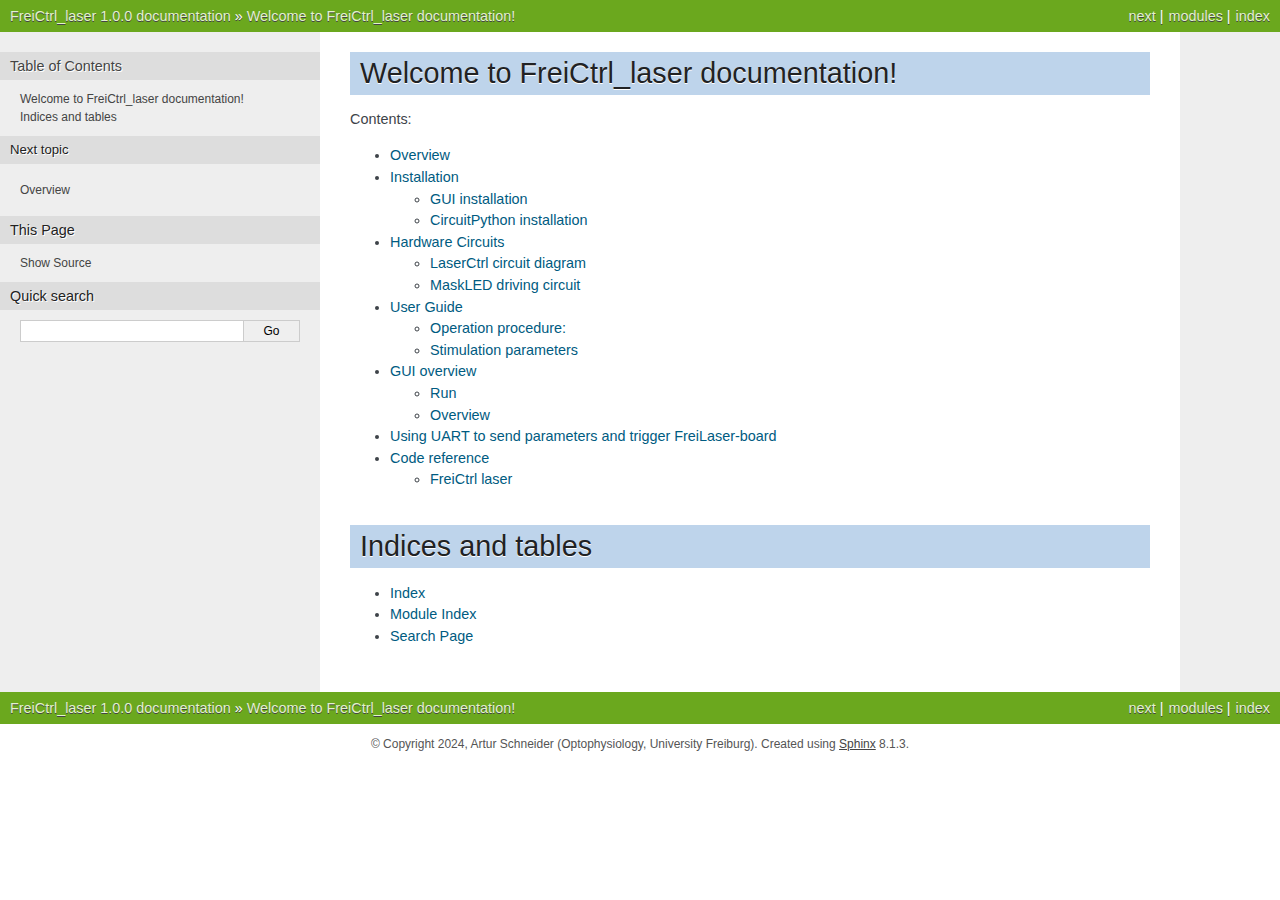
<file: index.html>
<!DOCTYPE html>

<html lang="en" data-content_root="./">
  <head>
    <meta charset="utf-8" />
    <meta name="viewport" content="width=device-width, initial-scale=1.0" /><meta name="viewport" content="width=device-width, initial-scale=1" />

    <title>Welcome to FreiCtrl_laser documentation! &#8212; FreiCtrl_laser 1.0.0 documentation</title>
    <link rel="stylesheet" type="text/css" href="_static/pygments.css?v=a746c00c" />
    <link rel="stylesheet" type="text/css" href="_static/nature.css?v=7610408e" />
    <script src="_static/documentation_options.js?v=8d563738"></script>
    <script src="_static/doctools.js?v=9bcbadda"></script>
    <script src="_static/sphinx_highlight.js?v=dc90522c"></script>
    <link rel="index" title="Index" href="genindex.html" />
    <link rel="search" title="Search" href="search.html" />
    <link rel="next" title="Overview" href="readme.html" /> 
  </head><body>
    <div class="related" role="navigation" aria-label="Related">
      <h3>Navigation</h3>
      <ul>
        <li class="right" style="margin-right: 10px">
          <a href="genindex.html" title="General Index"
             accesskey="I">index</a></li>
        <li class="right" >
          <a href="py-modindex.html" title="Python Module Index"
             >modules</a> |</li>
        <li class="right" >
          <a href="readme.html" title="Overview"
             accesskey="N">next</a> |</li>
        <li class="nav-item nav-item-0"><a href="#">FreiCtrl_laser 1.0.0 documentation</a> &#187;</li>
        <li class="nav-item nav-item-this"><a href="">Welcome to FreiCtrl_laser documentation!</a></li> 
      </ul>
    </div>  

    <div class="document">
      <div class="documentwrapper">
        <div class="bodywrapper">
          <div class="body" role="main">
            
  <section id="welcome-to-freictrl-laser-documentation">
<h1>Welcome to FreiCtrl_laser documentation!<a class="headerlink" href="#welcome-to-freictrl-laser-documentation" title="Link to this heading">¶</a></h1>
<div class="toctree-wrapper compound">
<p class="caption" role="heading"><span class="caption-text">Contents:</span></p>
<ul>
<li class="toctree-l1"><a class="reference internal" href="readme.html">Overview</a></li>
<li class="toctree-l1"><a class="reference internal" href="installation.html">Installation</a><ul>
<li class="toctree-l2"><a class="reference internal" href="installation.html#gui-installation">GUI installation</a></li>
<li class="toctree-l2"><a class="reference internal" href="installation.html#circuitpython-installation">CircuitPython installation</a></li>
</ul>
</li>
<li class="toctree-l1"><a class="reference internal" href="hardware_circuits.html">Hardware Circuits</a><ul>
<li class="toctree-l2"><a class="reference internal" href="hardware_circuits.html#laserctrl-circuit-diagram">LaserCtrl circuit diagram</a></li>
<li class="toctree-l2"><a class="reference internal" href="hardware_circuits.html#maskled-driving-circuit">MaskLED driving circuit</a></li>
</ul>
</li>
<li class="toctree-l1"><a class="reference internal" href="user_guide.html">User Guide</a><ul>
<li class="toctree-l2"><a class="reference internal" href="user_guide.html#operation-procedure">Operation procedure:</a></li>
<li class="toctree-l2"><a class="reference internal" href="user_guide.html#stimulation-parameters">Stimulation parameters</a></li>
</ul>
</li>
<li class="toctree-l1"><a class="reference internal" href="gui.html">GUI overview</a><ul>
<li class="toctree-l2"><a class="reference internal" href="gui.html#run">Run</a></li>
<li class="toctree-l2"><a class="reference internal" href="gui.html#overview">Overview</a></li>
</ul>
</li>
<li class="toctree-l1"><a class="reference internal" href="uart_api.html">Using UART to send parameters and trigger FreiLaser-board</a></li>
<li class="toctree-l1"><a class="reference internal" href="api.html">Code reference</a><ul>
<li class="toctree-l2"><a class="reference internal" href="api.html#module-FreiCtrl_laser.host_utils">FreiCtrl laser</a></li>
</ul>
</li>
</ul>
</div>
</section>
<section id="indices-and-tables">
<h1>Indices and tables<a class="headerlink" href="#indices-and-tables" title="Link to this heading">¶</a></h1>
<ul class="simple">
<li><p><a class="reference internal" href="genindex.html"><span class="std std-ref">Index</span></a></p></li>
<li><p><a class="reference internal" href="py-modindex.html"><span class="std std-ref">Module Index</span></a></p></li>
<li><p><a class="reference internal" href="search.html"><span class="std std-ref">Search Page</span></a></p></li>
</ul>
</section>


            <div class="clearer"></div>
          </div>
        </div>
      </div>
      <div class="sphinxsidebar" role="navigation" aria-label="Main">
        <div class="sphinxsidebarwrapper">
  <div>
    <h3><a href="#">Table of Contents</a></h3>
    <ul>
<li><a class="reference internal" href="#">Welcome to FreiCtrl_laser documentation!</a></li>
<li><a class="reference internal" href="#indices-and-tables">Indices and tables</a></li>
</ul>

  </div>
  <div>
    <h4>Next topic</h4>
    <p class="topless"><a href="readme.html"
                          title="next chapter">Overview</a></p>
  </div>
  <div role="note" aria-label="source link">
    <h3>This Page</h3>
    <ul class="this-page-menu">
      <li><a href="_sources/index.rst.txt"
            rel="nofollow">Show Source</a></li>
    </ul>
   </div>
<search id="searchbox" style="display: none" role="search">
  <h3 id="searchlabel">Quick search</h3>
    <div class="searchformwrapper">
    <form class="search" action="search.html" method="get">
      <input type="text" name="q" aria-labelledby="searchlabel" autocomplete="off" autocorrect="off" autocapitalize="off" spellcheck="false"/>
      <input type="submit" value="Go" />
    </form>
    </div>
</search>
<script>document.getElementById('searchbox').style.display = "block"</script>
        </div>
      </div>
      <div class="clearer"></div>
    </div>
    <div class="related" role="navigation" aria-label="Related">
      <h3>Navigation</h3>
      <ul>
        <li class="right" style="margin-right: 10px">
          <a href="genindex.html" title="General Index"
             >index</a></li>
        <li class="right" >
          <a href="py-modindex.html" title="Python Module Index"
             >modules</a> |</li>
        <li class="right" >
          <a href="readme.html" title="Overview"
             >next</a> |</li>
        <li class="nav-item nav-item-0"><a href="#">FreiCtrl_laser 1.0.0 documentation</a> &#187;</li>
        <li class="nav-item nav-item-this"><a href="">Welcome to FreiCtrl_laser documentation!</a></li> 
      </ul>
    </div>
    <div class="footer" role="contentinfo">
    &#169; Copyright 2024, Artur Schneider (Optophysiology, University Freiburg).
      Created using <a href="https://www.sphinx-doc.org/">Sphinx</a> 8.1.3.
    </div>
  </body>
</html>
</file>
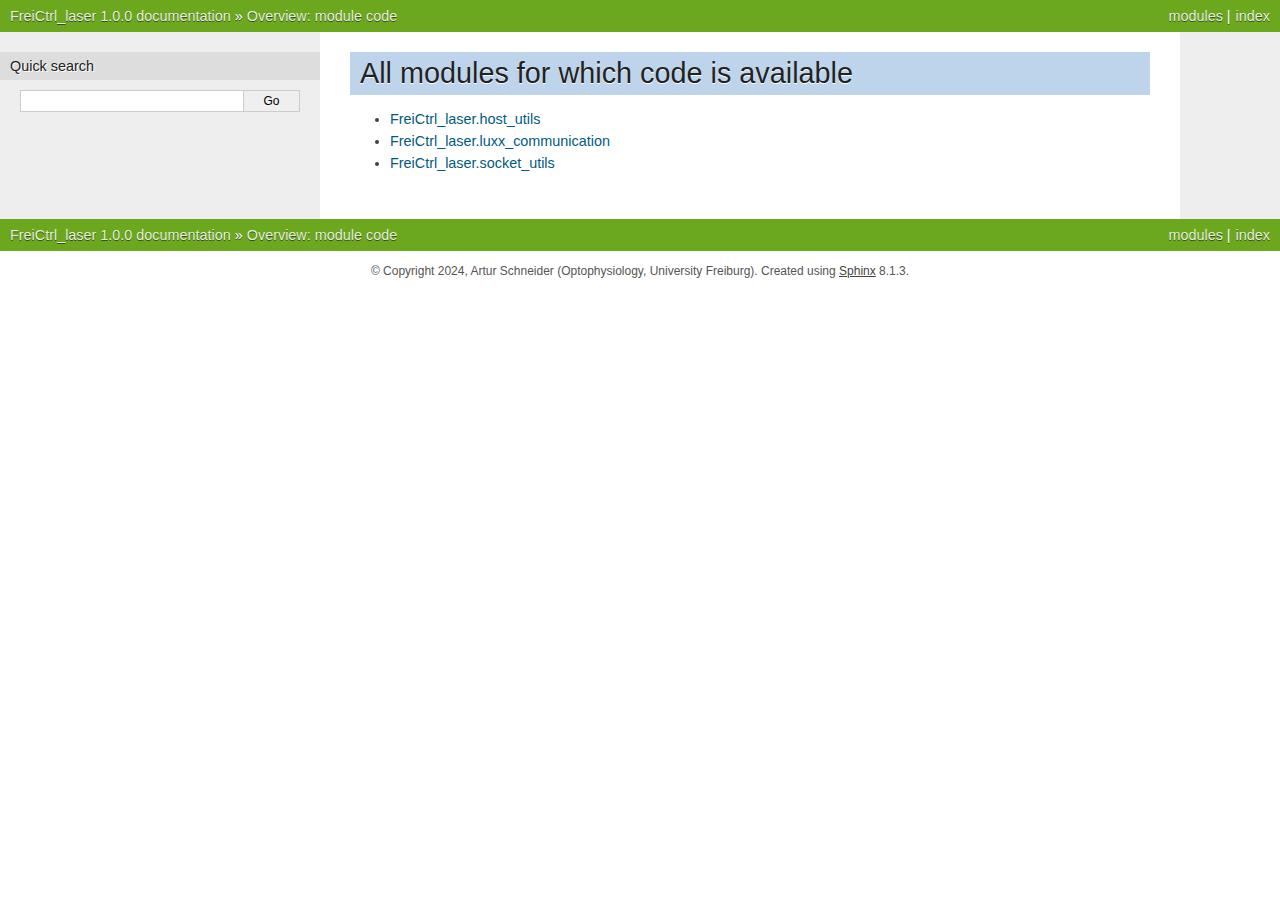
<file: _modules/index.html>
<!DOCTYPE html>

<html lang="en" data-content_root="../">
  <head>
    <meta charset="utf-8" />
    <meta name="viewport" content="width=device-width, initial-scale=1.0" />
    <title>Overview: module code &#8212; FreiCtrl_laser 1.0.0 documentation</title>
    <link rel="stylesheet" type="text/css" href="../_static/pygments.css?v=a746c00c" />
    <link rel="stylesheet" type="text/css" href="../_static/nature.css?v=7610408e" />
    <script src="../_static/documentation_options.js?v=8d563738"></script>
    <script src="../_static/doctools.js?v=9bcbadda"></script>
    <script src="../_static/sphinx_highlight.js?v=dc90522c"></script>
    <link rel="index" title="Index" href="../genindex.html" />
    <link rel="search" title="Search" href="../search.html" /> 
  </head><body>
    <div class="related" role="navigation" aria-label="Related">
      <h3>Navigation</h3>
      <ul>
        <li class="right" style="margin-right: 10px">
          <a href="../genindex.html" title="General Index"
             accesskey="I">index</a></li>
        <li class="right" >
          <a href="../py-modindex.html" title="Python Module Index"
             >modules</a> |</li>
        <li class="nav-item nav-item-0"><a href="../index.html">FreiCtrl_laser 1.0.0 documentation</a> &#187;</li>
        <li class="nav-item nav-item-this"><a href="">Overview: module code</a></li> 
      </ul>
    </div>  

    <div class="document">
      <div class="documentwrapper">
        <div class="bodywrapper">
          <div class="body" role="main">
            
  <h1>All modules for which code is available</h1>
<ul><li><a href="FreiCtrl_laser/host_utils.html">FreiCtrl_laser.host_utils</a></li>
<li><a href="FreiCtrl_laser/luxx_communication.html">FreiCtrl_laser.luxx_communication</a></li>
<li><a href="FreiCtrl_laser/socket_utils.html">FreiCtrl_laser.socket_utils</a></li>
</ul>

            <div class="clearer"></div>
          </div>
        </div>
      </div>
      <div class="sphinxsidebar" role="navigation" aria-label="Main">
        <div class="sphinxsidebarwrapper">
<search id="searchbox" style="display: none" role="search">
  <h3 id="searchlabel">Quick search</h3>
    <div class="searchformwrapper">
    <form class="search" action="../search.html" method="get">
      <input type="text" name="q" aria-labelledby="searchlabel" autocomplete="off" autocorrect="off" autocapitalize="off" spellcheck="false"/>
      <input type="submit" value="Go" />
    </form>
    </div>
</search>
<script>document.getElementById('searchbox').style.display = "block"</script>
        </div>
      </div>
      <div class="clearer"></div>
    </div>
    <div class="related" role="navigation" aria-label="Related">
      <h3>Navigation</h3>
      <ul>
        <li class="right" style="margin-right: 10px">
          <a href="../genindex.html" title="General Index"
             >index</a></li>
        <li class="right" >
          <a href="../py-modindex.html" title="Python Module Index"
             >modules</a> |</li>
        <li class="nav-item nav-item-0"><a href="../index.html">FreiCtrl_laser 1.0.0 documentation</a> &#187;</li>
        <li class="nav-item nav-item-this"><a href="">Overview: module code</a></li> 
      </ul>
    </div>
    <div class="footer" role="contentinfo">
    &#169; Copyright 2024, Artur Schneider (Optophysiology, University Freiburg).
      Created using <a href="https://www.sphinx-doc.org/">Sphinx</a> 8.1.3.
    </div>
  </body>
</html>
</file>
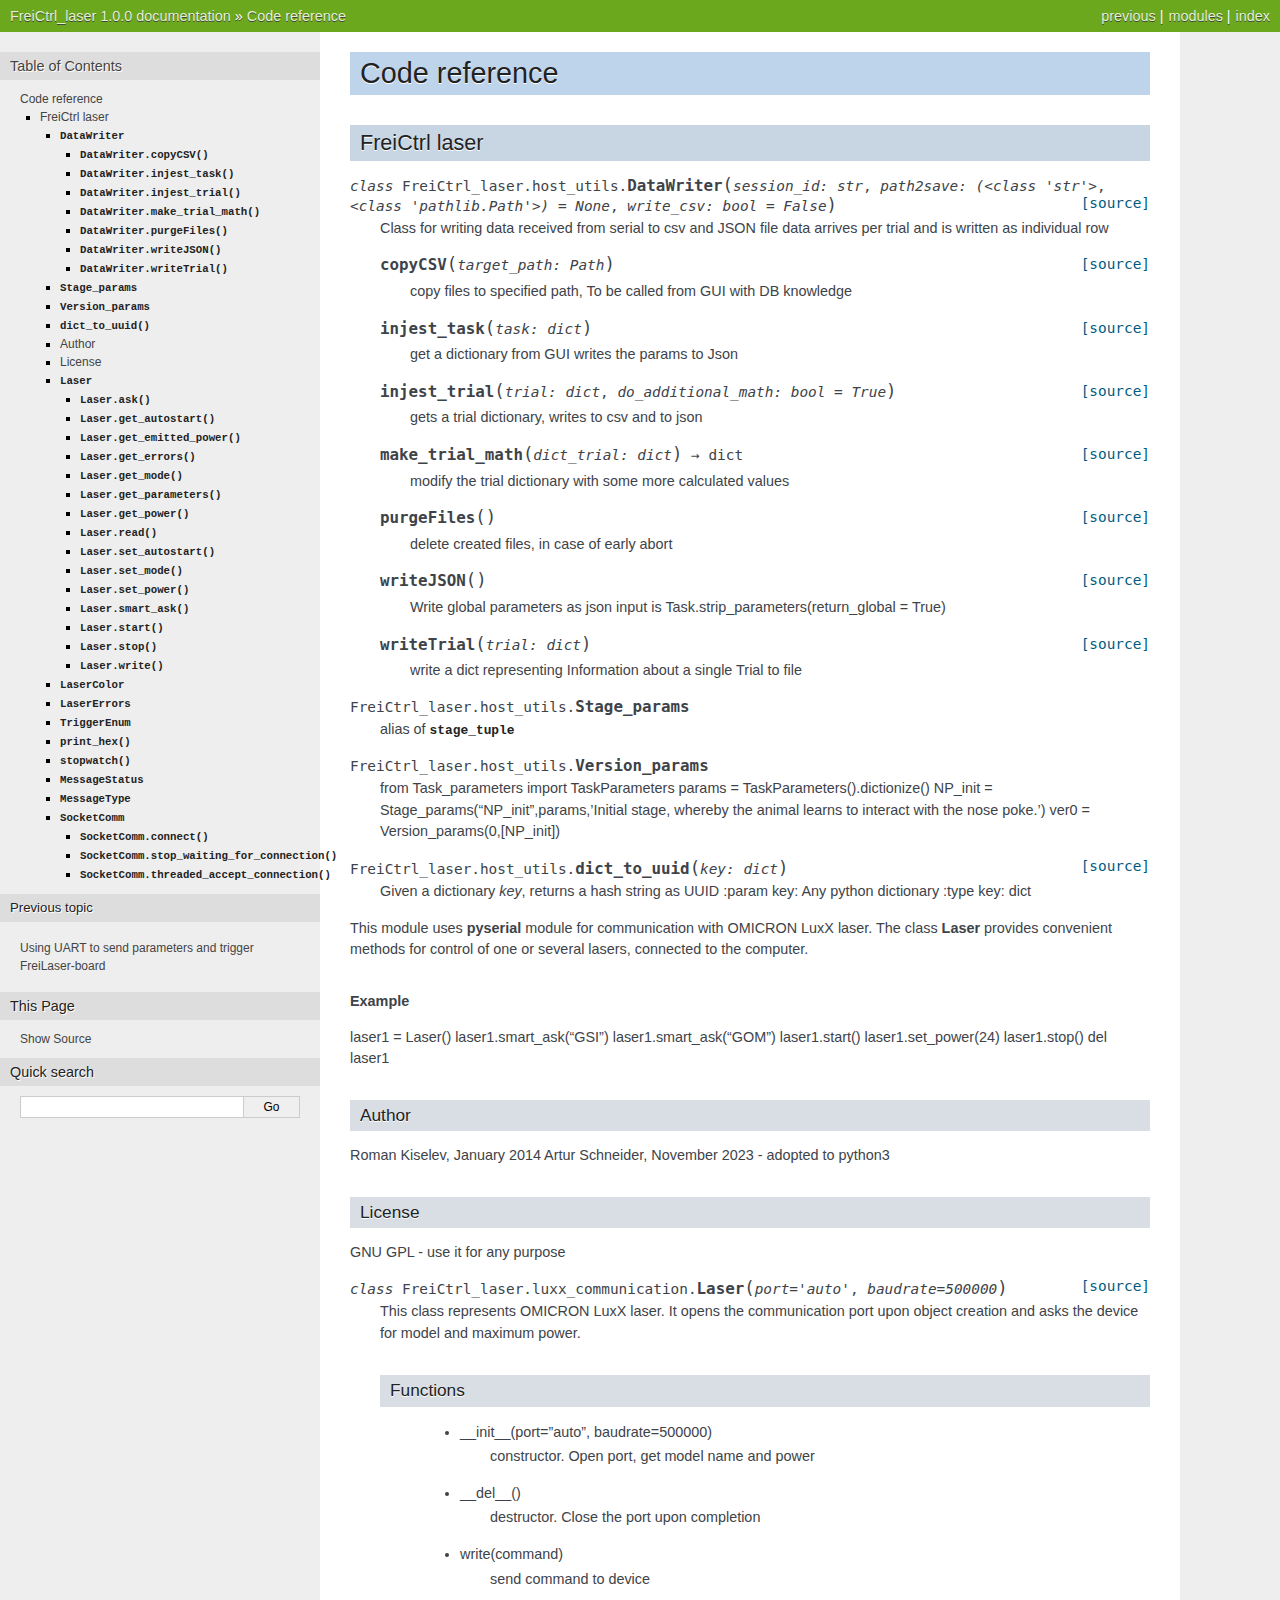
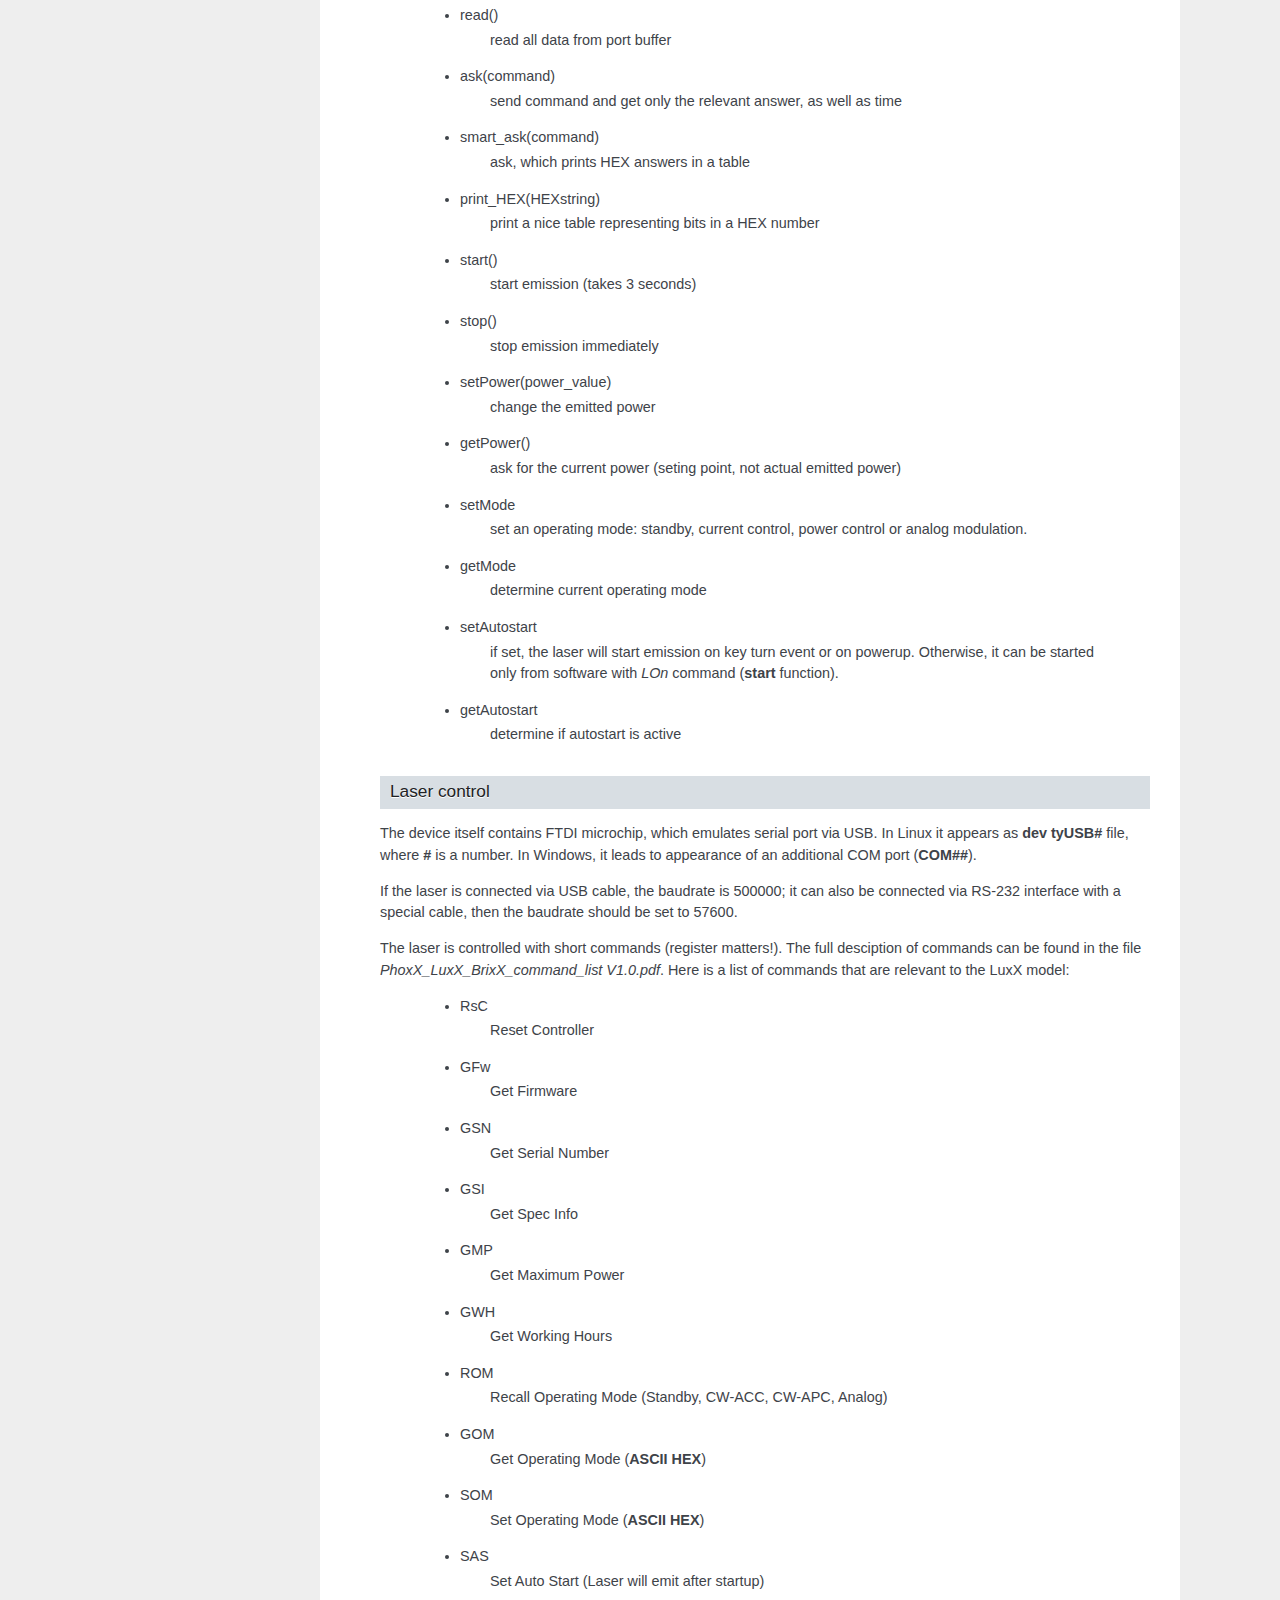
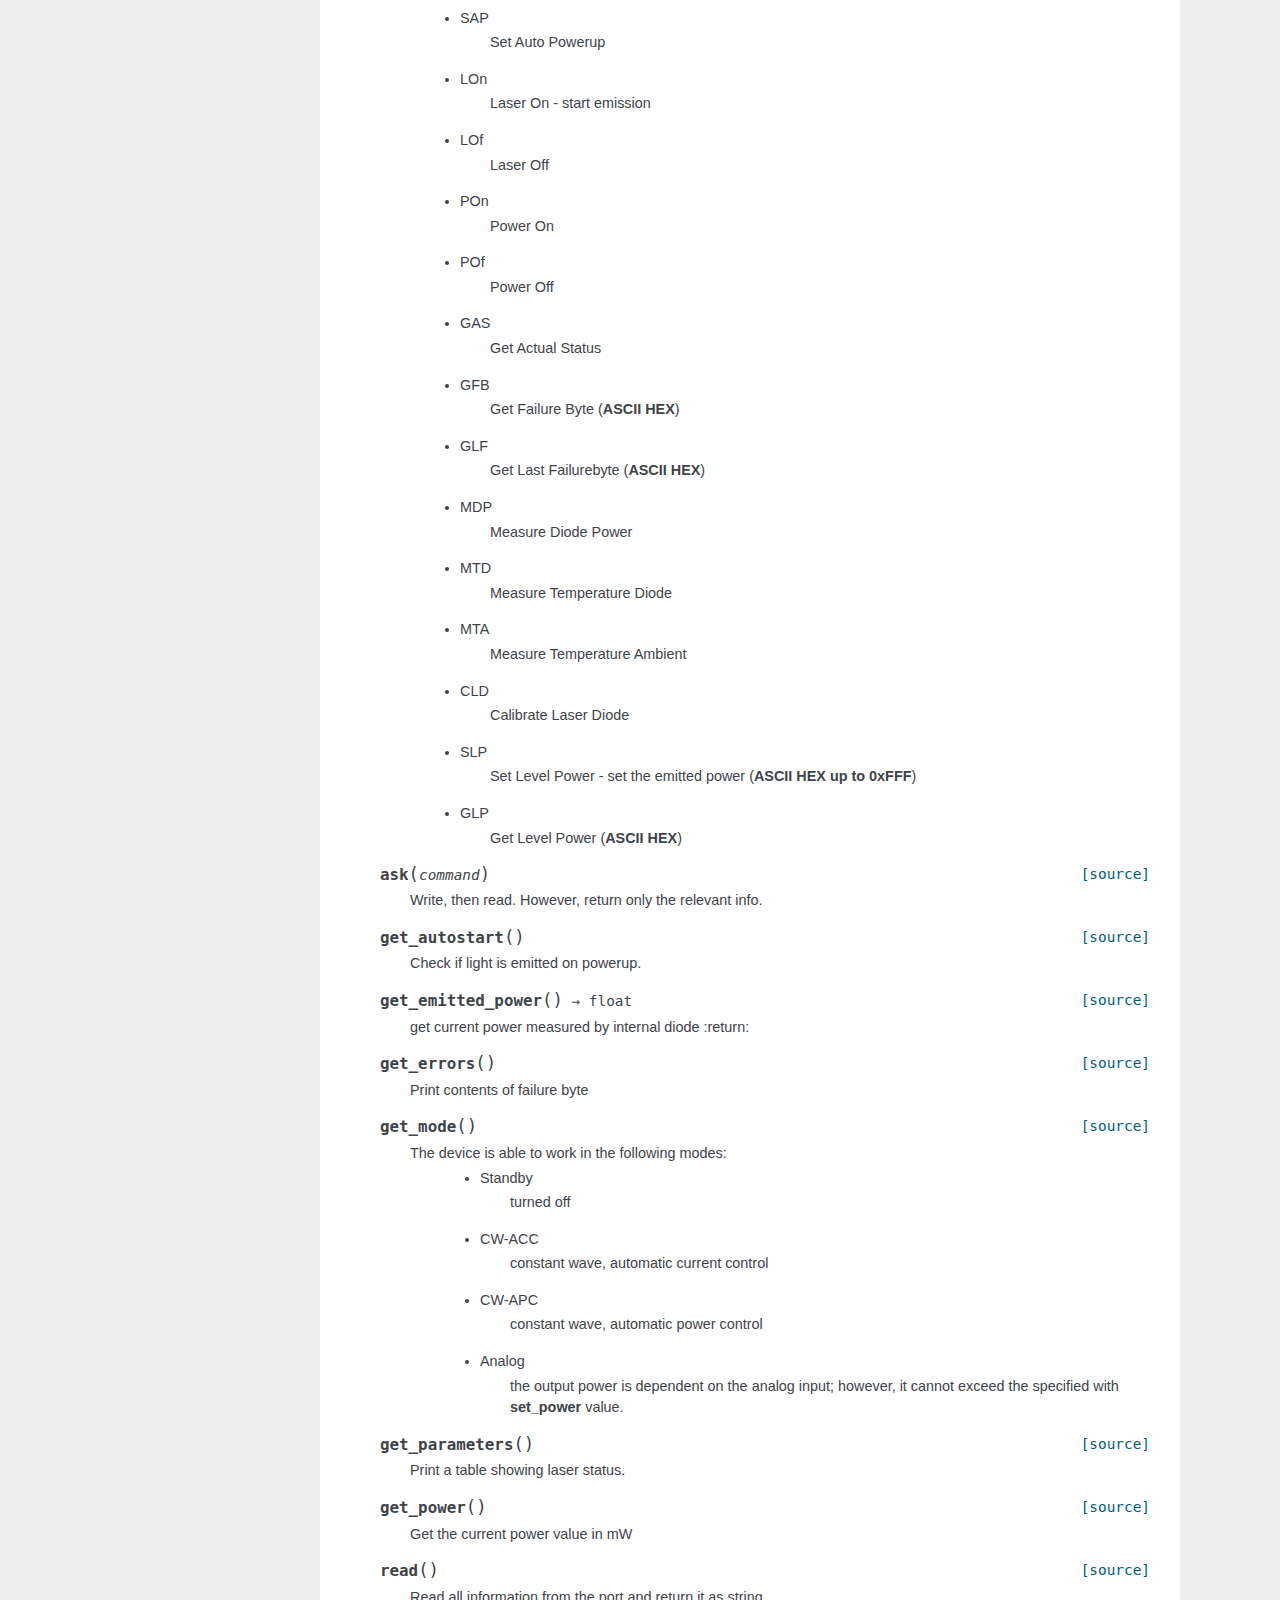
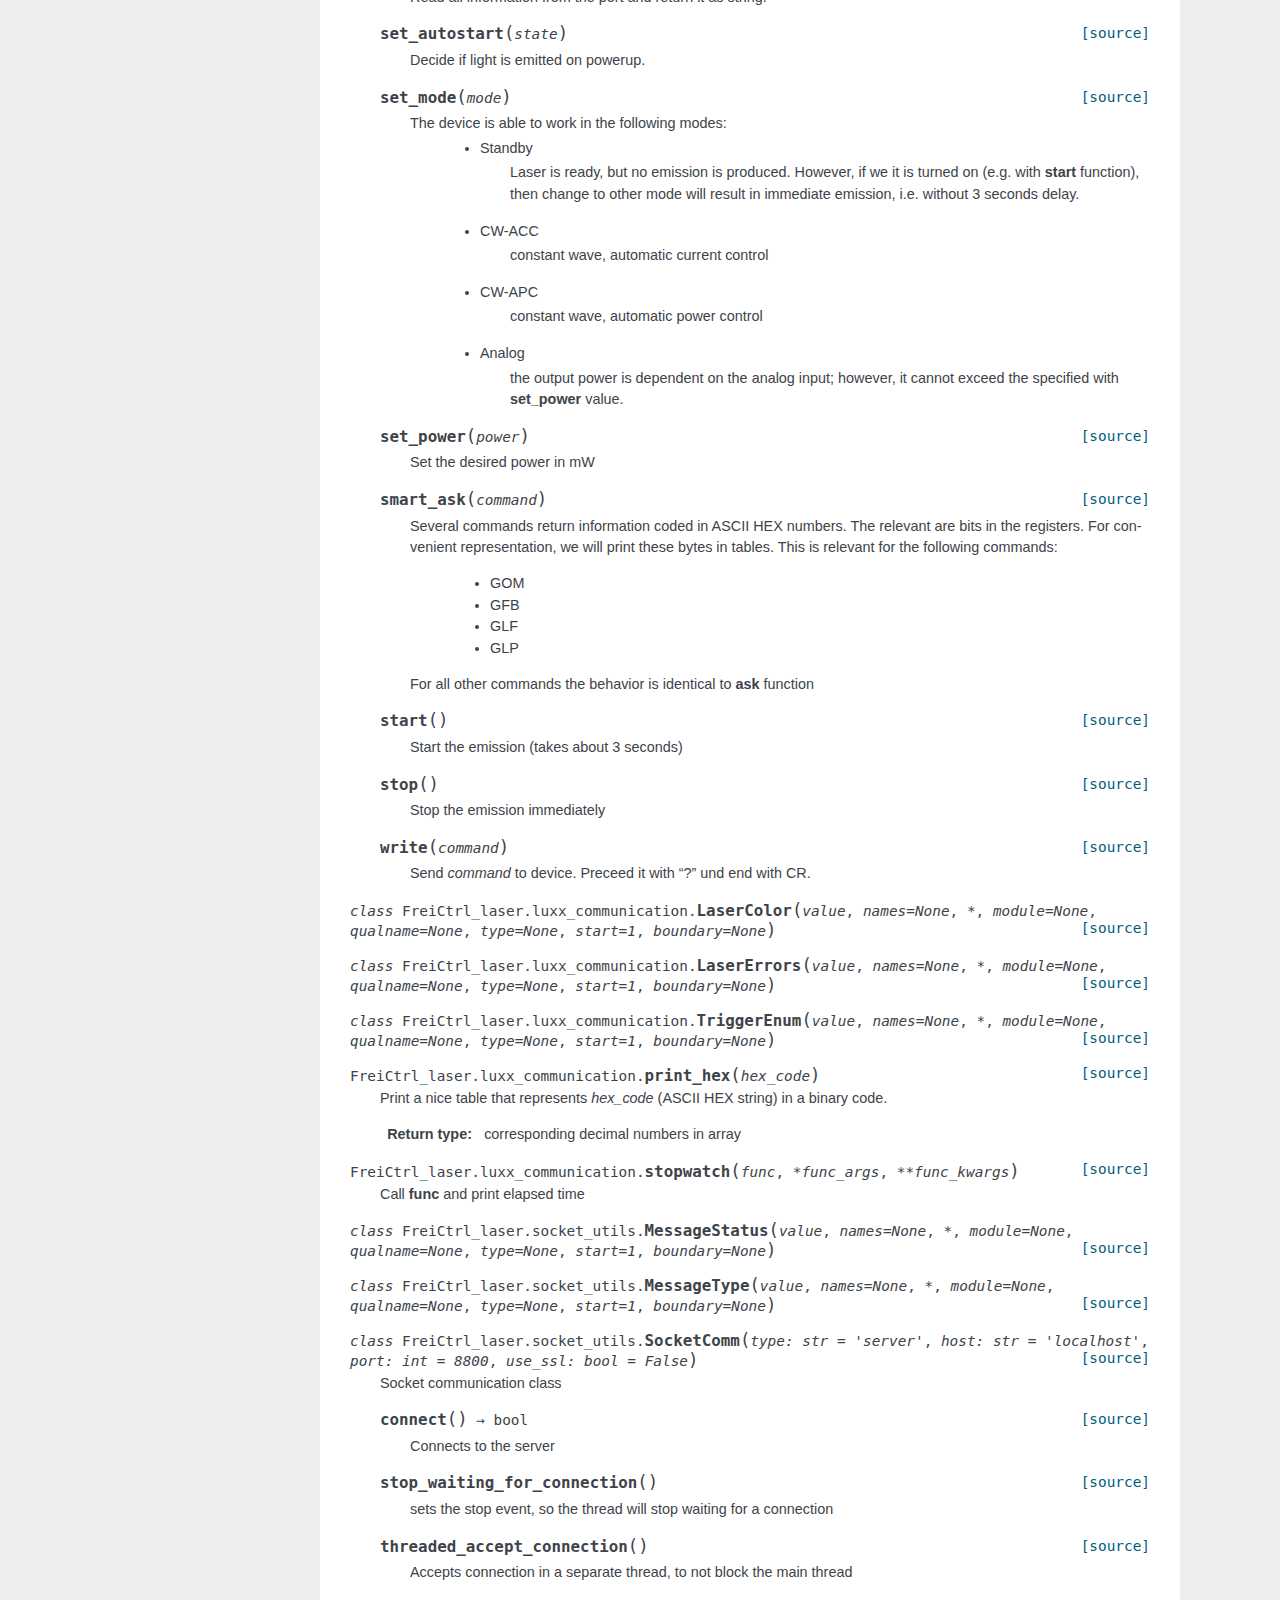
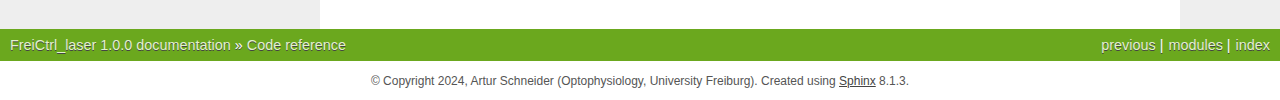
<file: api.html>
<!DOCTYPE html>

<html lang="en" data-content_root="./">
  <head>
    <meta charset="utf-8" />
    <meta name="viewport" content="width=device-width, initial-scale=1.0" /><meta name="viewport" content="width=device-width, initial-scale=1" />

    <title>Code reference &#8212; FreiCtrl_laser 1.0.0 documentation</title>
    <link rel="stylesheet" type="text/css" href="_static/pygments.css?v=a746c00c" />
    <link rel="stylesheet" type="text/css" href="_static/nature.css?v=7610408e" />
    <script src="_static/documentation_options.js?v=8d563738"></script>
    <script src="_static/doctools.js?v=9bcbadda"></script>
    <script src="_static/sphinx_highlight.js?v=dc90522c"></script>
    <link rel="index" title="Index" href="genindex.html" />
    <link rel="search" title="Search" href="search.html" />
    <link rel="prev" title="Using UART to send parameters and trigger FreiLaser-board" href="uart_api.html" /> 
  </head><body>
    <div class="related" role="navigation" aria-label="Related">
      <h3>Navigation</h3>
      <ul>
        <li class="right" style="margin-right: 10px">
          <a href="genindex.html" title="General Index"
             accesskey="I">index</a></li>
        <li class="right" >
          <a href="py-modindex.html" title="Python Module Index"
             >modules</a> |</li>
        <li class="right" >
          <a href="uart_api.html" title="Using UART to send parameters and trigger FreiLaser-board"
             accesskey="P">previous</a> |</li>
        <li class="nav-item nav-item-0"><a href="index.html">FreiCtrl_laser 1.0.0 documentation</a> &#187;</li>
        <li class="nav-item nav-item-this"><a href="">Code reference</a></li> 
      </ul>
    </div>  

    <div class="document">
      <div class="documentwrapper">
        <div class="bodywrapper">
          <div class="body" role="main">
            
  <section id="code-reference">
<h1>Code reference<a class="headerlink" href="#code-reference" title="Link to this heading">¶</a></h1>
<section id="module-FreiCtrl_laser.host_utils">
<span id="freictrl-laser"></span><h2>FreiCtrl laser<a class="headerlink" href="#module-FreiCtrl_laser.host_utils" title="Link to this heading">¶</a></h2>
<dl class="py class">
<dt class="sig sig-object py" id="FreiCtrl_laser.host_utils.DataWriter">
<em class="property"><span class="pre">class</span><span class="w"> </span></em><span class="sig-prename descclassname"><span class="pre">FreiCtrl_laser.host_utils.</span></span><span class="sig-name descname"><span class="pre">DataWriter</span></span><span class="sig-paren">(</span><em class="sig-param"><span class="n"><span class="pre">session_id:</span> <span class="pre">str</span></span></em>, <em class="sig-param"><span class="n"><span class="pre">path2save:</span> <span class="pre">(&lt;class</span> <span class="pre">'str'&gt;</span></span></em>, <em class="sig-param"><span class="n"><span class="pre">&lt;class</span> <span class="pre">'pathlib.Path'&gt;)</span> <span class="pre">=</span> <span class="pre">None</span></span></em>, <em class="sig-param"><span class="n"><span class="pre">write_csv:</span> <span class="pre">bool</span> <span class="pre">=</span> <span class="pre">False</span></span></em><span class="sig-paren">)</span><a class="reference internal" href="_modules/FreiCtrl_laser/host_utils.html#DataWriter"><span class="viewcode-link"><span class="pre">[source]</span></span></a><a class="headerlink" href="#FreiCtrl_laser.host_utils.DataWriter" title="Link to this definition">¶</a></dt>
<dd><p>Class for writing data received from serial to csv and JSON file
data arrives per trial and is written as individual row</p>
<dl class="py method">
<dt class="sig sig-object py" id="FreiCtrl_laser.host_utils.DataWriter.copyCSV">
<span class="sig-name descname"><span class="pre">copyCSV</span></span><span class="sig-paren">(</span><em class="sig-param"><span class="n"><span class="pre">target_path</span></span><span class="p"><span class="pre">:</span></span><span class="w"> </span><span class="n"><span class="pre">Path</span></span></em><span class="sig-paren">)</span><a class="reference internal" href="_modules/FreiCtrl_laser/host_utils.html#DataWriter.copyCSV"><span class="viewcode-link"><span class="pre">[source]</span></span></a><a class="headerlink" href="#FreiCtrl_laser.host_utils.DataWriter.copyCSV" title="Link to this definition">¶</a></dt>
<dd><p>copy files to specified path, To be called from GUI with DB knowledge</p>
</dd></dl>

<dl class="py method">
<dt class="sig sig-object py" id="FreiCtrl_laser.host_utils.DataWriter.injest_task">
<span class="sig-name descname"><span class="pre">injest_task</span></span><span class="sig-paren">(</span><em class="sig-param"><span class="n"><span class="pre">task</span></span><span class="p"><span class="pre">:</span></span><span class="w"> </span><span class="n"><span class="pre">dict</span></span></em><span class="sig-paren">)</span><a class="reference internal" href="_modules/FreiCtrl_laser/host_utils.html#DataWriter.injest_task"><span class="viewcode-link"><span class="pre">[source]</span></span></a><a class="headerlink" href="#FreiCtrl_laser.host_utils.DataWriter.injest_task" title="Link to this definition">¶</a></dt>
<dd><p>get a dictionary from GUI writes the params to Json</p>
</dd></dl>

<dl class="py method">
<dt class="sig sig-object py" id="FreiCtrl_laser.host_utils.DataWriter.injest_trial">
<span class="sig-name descname"><span class="pre">injest_trial</span></span><span class="sig-paren">(</span><em class="sig-param"><span class="n"><span class="pre">trial</span></span><span class="p"><span class="pre">:</span></span><span class="w"> </span><span class="n"><span class="pre">dict</span></span></em>, <em class="sig-param"><span class="n"><span class="pre">do_additional_math</span></span><span class="p"><span class="pre">:</span></span><span class="w"> </span><span class="n"><span class="pre">bool</span></span><span class="w"> </span><span class="o"><span class="pre">=</span></span><span class="w"> </span><span class="default_value"><span class="pre">True</span></span></em><span class="sig-paren">)</span><a class="reference internal" href="_modules/FreiCtrl_laser/host_utils.html#DataWriter.injest_trial"><span class="viewcode-link"><span class="pre">[source]</span></span></a><a class="headerlink" href="#FreiCtrl_laser.host_utils.DataWriter.injest_trial" title="Link to this definition">¶</a></dt>
<dd><p>gets a trial dictionary, writes to csv and to json</p>
</dd></dl>

<dl class="py method">
<dt class="sig sig-object py" id="FreiCtrl_laser.host_utils.DataWriter.make_trial_math">
<span class="sig-name descname"><span class="pre">make_trial_math</span></span><span class="sig-paren">(</span><em class="sig-param"><span class="n"><span class="pre">dict_trial</span></span><span class="p"><span class="pre">:</span></span><span class="w"> </span><span class="n"><span class="pre">dict</span></span></em><span class="sig-paren">)</span> <span class="sig-return"><span class="sig-return-icon">&#x2192;</span> <span class="sig-return-typehint"><span class="pre">dict</span></span></span><a class="reference internal" href="_modules/FreiCtrl_laser/host_utils.html#DataWriter.make_trial_math"><span class="viewcode-link"><span class="pre">[source]</span></span></a><a class="headerlink" href="#FreiCtrl_laser.host_utils.DataWriter.make_trial_math" title="Link to this definition">¶</a></dt>
<dd><p>modify the trial dictionary with some more calculated values</p>
</dd></dl>

<dl class="py method">
<dt class="sig sig-object py" id="FreiCtrl_laser.host_utils.DataWriter.purgeFiles">
<span class="sig-name descname"><span class="pre">purgeFiles</span></span><span class="sig-paren">(</span><span class="sig-paren">)</span><a class="reference internal" href="_modules/FreiCtrl_laser/host_utils.html#DataWriter.purgeFiles"><span class="viewcode-link"><span class="pre">[source]</span></span></a><a class="headerlink" href="#FreiCtrl_laser.host_utils.DataWriter.purgeFiles" title="Link to this definition">¶</a></dt>
<dd><p>delete created files, in case of early abort</p>
</dd></dl>

<dl class="py method">
<dt class="sig sig-object py" id="FreiCtrl_laser.host_utils.DataWriter.writeJSON">
<span class="sig-name descname"><span class="pre">writeJSON</span></span><span class="sig-paren">(</span><span class="sig-paren">)</span><a class="reference internal" href="_modules/FreiCtrl_laser/host_utils.html#DataWriter.writeJSON"><span class="viewcode-link"><span class="pre">[source]</span></span></a><a class="headerlink" href="#FreiCtrl_laser.host_utils.DataWriter.writeJSON" title="Link to this definition">¶</a></dt>
<dd><p>Write global parameters as json
input is Task.strip_parameters(return_global = True)</p>
</dd></dl>

<dl class="py method">
<dt class="sig sig-object py" id="FreiCtrl_laser.host_utils.DataWriter.writeTrial">
<span class="sig-name descname"><span class="pre">writeTrial</span></span><span class="sig-paren">(</span><em class="sig-param"><span class="n"><span class="pre">trial</span></span><span class="p"><span class="pre">:</span></span><span class="w"> </span><span class="n"><span class="pre">dict</span></span></em><span class="sig-paren">)</span><a class="reference internal" href="_modules/FreiCtrl_laser/host_utils.html#DataWriter.writeTrial"><span class="viewcode-link"><span class="pre">[source]</span></span></a><a class="headerlink" href="#FreiCtrl_laser.host_utils.DataWriter.writeTrial" title="Link to this definition">¶</a></dt>
<dd><p>write a  dict representing Information about a single Trial to file</p>
</dd></dl>

</dd></dl>

<dl class="py attribute">
<dt class="sig sig-object py" id="FreiCtrl_laser.host_utils.Stage_params">
<span class="sig-prename descclassname"><span class="pre">FreiCtrl_laser.host_utils.</span></span><span class="sig-name descname"><span class="pre">Stage_params</span></span><a class="headerlink" href="#FreiCtrl_laser.host_utils.Stage_params" title="Link to this definition">¶</a></dt>
<dd><p>alias of <code class="xref py py-class docutils literal notranslate"><span class="pre">stage_tuple</span></code></p>
</dd></dl>

<dl class="py attribute">
<dt class="sig sig-object py" id="FreiCtrl_laser.host_utils.Version_params">
<span class="sig-prename descclassname"><span class="pre">FreiCtrl_laser.host_utils.</span></span><span class="sig-name descname"><span class="pre">Version_params</span></span><a class="headerlink" href="#FreiCtrl_laser.host_utils.Version_params" title="Link to this definition">¶</a></dt>
<dd><p>from Task_parameters import TaskParameters
params = TaskParameters().dictionize()
NP_init = Stage_params(“NP_init”,params,’Initial stage, whereby the animal learns to interact with the nose poke.’)
ver0 = Version_params(0,[NP_init])</p>
</dd></dl>

<dl class="py function">
<dt class="sig sig-object py" id="FreiCtrl_laser.host_utils.dict_to_uuid">
<span class="sig-prename descclassname"><span class="pre">FreiCtrl_laser.host_utils.</span></span><span class="sig-name descname"><span class="pre">dict_to_uuid</span></span><span class="sig-paren">(</span><em class="sig-param"><span class="n"><span class="pre">key</span></span><span class="p"><span class="pre">:</span></span><span class="w"> </span><span class="n"><span class="pre">dict</span></span></em><span class="sig-paren">)</span><a class="reference internal" href="_modules/FreiCtrl_laser/host_utils.html#dict_to_uuid"><span class="viewcode-link"><span class="pre">[source]</span></span></a><a class="headerlink" href="#FreiCtrl_laser.host_utils.dict_to_uuid" title="Link to this definition">¶</a></dt>
<dd><p>Given a dictionary <cite>key</cite>, returns a hash string as UUID
:param key: Any python dictionary
:type key: dict</p>
</dd></dl>

<p id="module-FreiCtrl_laser.luxx_communication">This module uses <strong>pyserial</strong> module for communication with OMICRON LuxX
laser. The class <strong>Laser</strong> provides convenient methods for control of one
or several lasers, connected to the computer.</p>
<p class="rubric">Example</p>
<p>laser1 = Laser()
laser1.smart_ask(“GSI”)
laser1.smart_ask(“GOM”)
laser1.start()
laser1.set_power(24)
laser1.stop()
del laser1</p>
<section id="author">
<h3>Author<a class="headerlink" href="#author" title="Link to this heading">¶</a></h3>
<p>Roman Kiselev, January 2014
Artur Schneider, November 2023
- adopted to python3</p>
</section>
<section id="license">
<h3>License<a class="headerlink" href="#license" title="Link to this heading">¶</a></h3>
<p>GNU GPL - use it for any purpose</p>
</section>
<dl class="py class">
<dt class="sig sig-object py" id="FreiCtrl_laser.luxx_communication.Laser">
<em class="property"><span class="pre">class</span><span class="w"> </span></em><span class="sig-prename descclassname"><span class="pre">FreiCtrl_laser.luxx_communication.</span></span><span class="sig-name descname"><span class="pre">Laser</span></span><span class="sig-paren">(</span><em class="sig-param"><span class="n"><span class="pre">port</span></span><span class="o"><span class="pre">=</span></span><span class="default_value"><span class="pre">'auto'</span></span></em>, <em class="sig-param"><span class="n"><span class="pre">baudrate</span></span><span class="o"><span class="pre">=</span></span><span class="default_value"><span class="pre">500000</span></span></em><span class="sig-paren">)</span><a class="reference internal" href="_modules/FreiCtrl_laser/luxx_communication.html#Laser"><span class="viewcode-link"><span class="pre">[source]</span></span></a><a class="headerlink" href="#FreiCtrl_laser.luxx_communication.Laser" title="Link to this definition">¶</a></dt>
<dd><p>This class represents OMICRON LuxX laser. It opens the communication
port upon object creation and asks the device for model and maximum
power.</p>
<section id="functions">
<h3>Functions<a class="headerlink" href="#functions" title="Link to this heading">¶</a></h3>
<blockquote>
<div><ul class="simple">
<li><dl class="simple">
<dt>__init__(port=”auto”, baudrate=500000)</dt><dd><p>constructor. Open port, get model name and power</p>
</dd>
</dl>
</li>
<li><dl class="simple">
<dt>__del__()</dt><dd><p>destructor. Close the port upon completion</p>
</dd>
</dl>
</li>
<li><dl class="simple">
<dt>write(command)</dt><dd><p>send command to device</p>
</dd>
</dl>
</li>
<li><dl class="simple">
<dt>read()</dt><dd><p>read all data from port buffer</p>
</dd>
</dl>
</li>
<li><dl class="simple">
<dt>ask(command)</dt><dd><p>send command and get only the relevant answer, as well as time</p>
</dd>
</dl>
</li>
<li><dl class="simple">
<dt>smart_ask(command)</dt><dd><p>ask, which prints HEX answers in a table</p>
</dd>
</dl>
</li>
<li><dl class="simple">
<dt>print_HEX(HEXstring)</dt><dd><p>print a nice table representing bits in a HEX number</p>
</dd>
</dl>
</li>
<li><dl class="simple">
<dt>start()</dt><dd><p>start emission (takes 3 seconds)</p>
</dd>
</dl>
</li>
<li><dl class="simple">
<dt>stop()</dt><dd><p>stop emission immediately</p>
</dd>
</dl>
</li>
<li><dl class="simple">
<dt>setPower(power_value)</dt><dd><p>change the emitted power</p>
</dd>
</dl>
</li>
<li><dl class="simple">
<dt>getPower()</dt><dd><p>ask for the current power (seting point, not actual emitted power)</p>
</dd>
</dl>
</li>
<li><dl class="simple">
<dt>setMode</dt><dd><p>set an operating mode: standby, current control, power control
or analog modulation.</p>
</dd>
</dl>
</li>
<li><dl class="simple">
<dt>getMode</dt><dd><p>determine current operating mode</p>
</dd>
</dl>
</li>
<li><dl class="simple">
<dt>setAutostart</dt><dd><p>if set, the laser will start emission on key turn event or on
powerup. Otherwise, it can be started only from software with
<em>LOn</em> command (<strong>start</strong> function).</p>
</dd>
</dl>
</li>
<li><dl class="simple">
<dt>getAutostart</dt><dd><p>determine if autostart is active</p>
</dd>
</dl>
</li>
</ul>
</div></blockquote>
</section>
<section id="laser-control">
<h3>Laser control<a class="headerlink" href="#laser-control" title="Link to this heading">¶</a></h3>
<p>The device itself contains FTDI microchip, which emulates serial port
via USB. In Linux it appears as <strong>dev      tyUSB#</strong> file, where <strong>#</strong>
is a number. In Windows, it leads to appearance of an additional COM
port (<strong>COM##</strong>).</p>
<p>If the laser is connected via USB cable, the baudrate is 500000; it can
also be connected via RS-232 interface with a special cable, then the
baudrate should be set to 57600.</p>
<p>The laser is controlled with short commands (register matters!). The
full desciption of commands can be found in the file
<em>PhoxX_LuxX_BrixX_command_list V1.0.pdf</em>. Here is a list of commands
that are relevant to the LuxX model:</p>
<blockquote>
<div><ul class="simple">
<li><dl class="simple">
<dt>RsC</dt><dd><p>Reset Controller</p>
</dd>
</dl>
</li>
<li><dl class="simple">
<dt>GFw</dt><dd><p>Get Firmware</p>
</dd>
</dl>
</li>
<li><dl class="simple">
<dt>GSN</dt><dd><p>Get Serial Number</p>
</dd>
</dl>
</li>
<li><dl class="simple">
<dt>GSI</dt><dd><p>Get Spec Info</p>
</dd>
</dl>
</li>
<li><dl class="simple">
<dt>GMP</dt><dd><p>Get Maximum Power</p>
</dd>
</dl>
</li>
<li><dl class="simple">
<dt>GWH</dt><dd><p>Get Working Hours</p>
</dd>
</dl>
</li>
<li><dl class="simple">
<dt>ROM</dt><dd><p>Recall Operating Mode (Standby, CW-ACC, CW-APC, Analog)</p>
</dd>
</dl>
</li>
<li><dl class="simple">
<dt>GOM</dt><dd><p>Get Operating Mode (<strong>ASCII HEX</strong>)</p>
</dd>
</dl>
</li>
<li><dl class="simple">
<dt>SOM</dt><dd><p>Set Operating Mode (<strong>ASCII HEX</strong>)</p>
</dd>
</dl>
</li>
<li><dl class="simple">
<dt>SAS</dt><dd><p>Set Auto Start (Laser will emit after startup)</p>
</dd>
</dl>
</li>
<li><dl class="simple">
<dt>SAP</dt><dd><p>Set Auto Powerup</p>
</dd>
</dl>
</li>
<li><dl class="simple">
<dt>LOn</dt><dd><p>Laser On - start emission</p>
</dd>
</dl>
</li>
<li><dl class="simple">
<dt>LOf</dt><dd><p>Laser Off</p>
</dd>
</dl>
</li>
<li><dl class="simple">
<dt>POn</dt><dd><p>Power On</p>
</dd>
</dl>
</li>
<li><dl class="simple">
<dt>POf</dt><dd><p>Power Off</p>
</dd>
</dl>
</li>
<li><dl class="simple">
<dt>GAS</dt><dd><p>Get Actual Status</p>
</dd>
</dl>
</li>
<li><dl class="simple">
<dt>GFB</dt><dd><p>Get Failure Byte (<strong>ASCII HEX</strong>)</p>
</dd>
</dl>
</li>
<li><dl class="simple">
<dt>GLF</dt><dd><p>Get Last Failurebyte (<strong>ASCII HEX</strong>)</p>
</dd>
</dl>
</li>
<li><dl class="simple">
<dt>MDP</dt><dd><p>Measure Diode Power</p>
</dd>
</dl>
</li>
<li><dl class="simple">
<dt>MTD</dt><dd><p>Measure Temperature Diode</p>
</dd>
</dl>
</li>
<li><dl class="simple">
<dt>MTA</dt><dd><p>Measure Temperature Ambient</p>
</dd>
</dl>
</li>
<li><dl class="simple">
<dt>CLD</dt><dd><p>Calibrate Laser Diode</p>
</dd>
</dl>
</li>
<li><dl class="simple">
<dt>SLP</dt><dd><p>Set Level Power - set the emitted power (<strong>ASCII HEX up to 0xFFF</strong>)</p>
</dd>
</dl>
</li>
<li><dl class="simple">
<dt>GLP</dt><dd><p>Get Level Power (<strong>ASCII HEX</strong>)</p>
</dd>
</dl>
</li>
</ul>
</div></blockquote>
<dl class="py method">
<dt class="sig sig-object py" id="FreiCtrl_laser.luxx_communication.Laser.ask">
<span class="sig-name descname"><span class="pre">ask</span></span><span class="sig-paren">(</span><em class="sig-param"><span class="n"><span class="pre">command</span></span></em><span class="sig-paren">)</span><a class="reference internal" href="_modules/FreiCtrl_laser/luxx_communication.html#Laser.ask"><span class="viewcode-link"><span class="pre">[source]</span></span></a><a class="headerlink" href="#FreiCtrl_laser.luxx_communication.Laser.ask" title="Link to this definition">¶</a></dt>
<dd><p>Write, then read. However, return only the relevant info.</p>
</dd></dl>

<dl class="py method">
<dt class="sig sig-object py" id="FreiCtrl_laser.luxx_communication.Laser.get_autostart">
<span class="sig-name descname"><span class="pre">get_autostart</span></span><span class="sig-paren">(</span><span class="sig-paren">)</span><a class="reference internal" href="_modules/FreiCtrl_laser/luxx_communication.html#Laser.get_autostart"><span class="viewcode-link"><span class="pre">[source]</span></span></a><a class="headerlink" href="#FreiCtrl_laser.luxx_communication.Laser.get_autostart" title="Link to this definition">¶</a></dt>
<dd><p>Check if light is emitted on powerup.</p>
</dd></dl>

<dl class="py method">
<dt class="sig sig-object py" id="FreiCtrl_laser.luxx_communication.Laser.get_emitted_power">
<span class="sig-name descname"><span class="pre">get_emitted_power</span></span><span class="sig-paren">(</span><span class="sig-paren">)</span> <span class="sig-return"><span class="sig-return-icon">&#x2192;</span> <span class="sig-return-typehint"><span class="pre">float</span></span></span><a class="reference internal" href="_modules/FreiCtrl_laser/luxx_communication.html#Laser.get_emitted_power"><span class="viewcode-link"><span class="pre">[source]</span></span></a><a class="headerlink" href="#FreiCtrl_laser.luxx_communication.Laser.get_emitted_power" title="Link to this definition">¶</a></dt>
<dd><p>get current power measured by internal diode
:return:</p>
</dd></dl>

<dl class="py method">
<dt class="sig sig-object py" id="FreiCtrl_laser.luxx_communication.Laser.get_errors">
<span class="sig-name descname"><span class="pre">get_errors</span></span><span class="sig-paren">(</span><span class="sig-paren">)</span><a class="reference internal" href="_modules/FreiCtrl_laser/luxx_communication.html#Laser.get_errors"><span class="viewcode-link"><span class="pre">[source]</span></span></a><a class="headerlink" href="#FreiCtrl_laser.luxx_communication.Laser.get_errors" title="Link to this definition">¶</a></dt>
<dd><p>Print contents of failure byte</p>
</dd></dl>

<dl class="py method">
<dt class="sig sig-object py" id="FreiCtrl_laser.luxx_communication.Laser.get_mode">
<span class="sig-name descname"><span class="pre">get_mode</span></span><span class="sig-paren">(</span><span class="sig-paren">)</span><a class="reference internal" href="_modules/FreiCtrl_laser/luxx_communication.html#Laser.get_mode"><span class="viewcode-link"><span class="pre">[source]</span></span></a><a class="headerlink" href="#FreiCtrl_laser.luxx_communication.Laser.get_mode" title="Link to this definition">¶</a></dt>
<dd><dl class="simple">
<dt>The device is able to work in the following modes:</dt><dd><ul class="simple">
<li><dl class="simple">
<dt>Standby</dt><dd><p>turned off</p>
</dd>
</dl>
</li>
<li><dl class="simple">
<dt>CW-ACC</dt><dd><p>constant wave, automatic current control</p>
</dd>
</dl>
</li>
<li><dl class="simple">
<dt>CW-APC</dt><dd><p>constant wave, automatic power control</p>
</dd>
</dl>
</li>
<li><dl class="simple">
<dt>Analog</dt><dd><p>the output power is dependent on the analog input; however,
it cannot exceed the specified with <strong>set_power</strong> value.</p>
</dd>
</dl>
</li>
</ul>
</dd>
</dl>
</dd></dl>

<dl class="py method">
<dt class="sig sig-object py" id="FreiCtrl_laser.luxx_communication.Laser.get_parameters">
<span class="sig-name descname"><span class="pre">get_parameters</span></span><span class="sig-paren">(</span><span class="sig-paren">)</span><a class="reference internal" href="_modules/FreiCtrl_laser/luxx_communication.html#Laser.get_parameters"><span class="viewcode-link"><span class="pre">[source]</span></span></a><a class="headerlink" href="#FreiCtrl_laser.luxx_communication.Laser.get_parameters" title="Link to this definition">¶</a></dt>
<dd><p>Print a table showing laser status.</p>
</dd></dl>

<dl class="py method">
<dt class="sig sig-object py" id="FreiCtrl_laser.luxx_communication.Laser.get_power">
<span class="sig-name descname"><span class="pre">get_power</span></span><span class="sig-paren">(</span><span class="sig-paren">)</span><a class="reference internal" href="_modules/FreiCtrl_laser/luxx_communication.html#Laser.get_power"><span class="viewcode-link"><span class="pre">[source]</span></span></a><a class="headerlink" href="#FreiCtrl_laser.luxx_communication.Laser.get_power" title="Link to this definition">¶</a></dt>
<dd><p>Get the current power value in mW</p>
</dd></dl>

<dl class="py method">
<dt class="sig sig-object py" id="FreiCtrl_laser.luxx_communication.Laser.read">
<span class="sig-name descname"><span class="pre">read</span></span><span class="sig-paren">(</span><span class="sig-paren">)</span><a class="reference internal" href="_modules/FreiCtrl_laser/luxx_communication.html#Laser.read"><span class="viewcode-link"><span class="pre">[source]</span></span></a><a class="headerlink" href="#FreiCtrl_laser.luxx_communication.Laser.read" title="Link to this definition">¶</a></dt>
<dd><p>Read all information from the port and return it as string.</p>
</dd></dl>

<dl class="py method">
<dt class="sig sig-object py" id="FreiCtrl_laser.luxx_communication.Laser.set_autostart">
<span class="sig-name descname"><span class="pre">set_autostart</span></span><span class="sig-paren">(</span><em class="sig-param"><span class="n"><span class="pre">state</span></span></em><span class="sig-paren">)</span><a class="reference internal" href="_modules/FreiCtrl_laser/luxx_communication.html#Laser.set_autostart"><span class="viewcode-link"><span class="pre">[source]</span></span></a><a class="headerlink" href="#FreiCtrl_laser.luxx_communication.Laser.set_autostart" title="Link to this definition">¶</a></dt>
<dd><p>Decide if light is emitted on powerup.</p>
</dd></dl>

<dl class="py method">
<dt class="sig sig-object py" id="FreiCtrl_laser.luxx_communication.Laser.set_mode">
<span class="sig-name descname"><span class="pre">set_mode</span></span><span class="sig-paren">(</span><em class="sig-param"><span class="n"><span class="pre">mode</span></span></em><span class="sig-paren">)</span><a class="reference internal" href="_modules/FreiCtrl_laser/luxx_communication.html#Laser.set_mode"><span class="viewcode-link"><span class="pre">[source]</span></span></a><a class="headerlink" href="#FreiCtrl_laser.luxx_communication.Laser.set_mode" title="Link to this definition">¶</a></dt>
<dd><dl class="simple">
<dt>The device is able to work in the following modes:</dt><dd><ul class="simple">
<li><dl class="simple">
<dt>Standby</dt><dd><p>Laser is ready, but no emission is produced. However, if we
it is turned on (e.g. with <strong>start</strong> function), then change to
other mode will result in immediate emission, i.e. without
3 seconds delay.</p>
</dd>
</dl>
</li>
<li><dl class="simple">
<dt>CW-ACC</dt><dd><p>constant wave, automatic current control</p>
</dd>
</dl>
</li>
<li><dl class="simple">
<dt>CW-APC</dt><dd><p>constant wave, automatic power control</p>
</dd>
</dl>
</li>
<li><dl class="simple">
<dt>Analog</dt><dd><p>the output power is dependent on the analog input; however,
it cannot exceed the specified with <strong>set_power</strong> value.</p>
</dd>
</dl>
</li>
</ul>
</dd>
</dl>
</dd></dl>

<dl class="py method">
<dt class="sig sig-object py" id="FreiCtrl_laser.luxx_communication.Laser.set_power">
<span class="sig-name descname"><span class="pre">set_power</span></span><span class="sig-paren">(</span><em class="sig-param"><span class="n"><span class="pre">power</span></span></em><span class="sig-paren">)</span><a class="reference internal" href="_modules/FreiCtrl_laser/luxx_communication.html#Laser.set_power"><span class="viewcode-link"><span class="pre">[source]</span></span></a><a class="headerlink" href="#FreiCtrl_laser.luxx_communication.Laser.set_power" title="Link to this definition">¶</a></dt>
<dd><p>Set the desired power in mW</p>
</dd></dl>

<dl class="py method">
<dt class="sig sig-object py" id="FreiCtrl_laser.luxx_communication.Laser.smart_ask">
<span class="sig-name descname"><span class="pre">smart_ask</span></span><span class="sig-paren">(</span><em class="sig-param"><span class="n"><span class="pre">command</span></span></em><span class="sig-paren">)</span><a class="reference internal" href="_modules/FreiCtrl_laser/luxx_communication.html#Laser.smart_ask"><span class="viewcode-link"><span class="pre">[source]</span></span></a><a class="headerlink" href="#FreiCtrl_laser.luxx_communication.Laser.smart_ask" title="Link to this definition">¶</a></dt>
<dd><p>Several commands return information coded in ASCII HEX numbers.
The relevant are bits in the registers. For convenient
representation, we will print these bytes in tables.
This is relevant for the following commands:</p>
<blockquote>
<div><ul class="simple">
<li><p>GOM</p></li>
<li><p>GFB</p></li>
<li><p>GLF</p></li>
<li><p>GLP</p></li>
</ul>
</div></blockquote>
<p>For all other commands the behavior is identical to <strong>ask</strong> function</p>
</dd></dl>

<dl class="py method">
<dt class="sig sig-object py" id="FreiCtrl_laser.luxx_communication.Laser.start">
<span class="sig-name descname"><span class="pre">start</span></span><span class="sig-paren">(</span><span class="sig-paren">)</span><a class="reference internal" href="_modules/FreiCtrl_laser/luxx_communication.html#Laser.start"><span class="viewcode-link"><span class="pre">[source]</span></span></a><a class="headerlink" href="#FreiCtrl_laser.luxx_communication.Laser.start" title="Link to this definition">¶</a></dt>
<dd><p>Start the emission (takes about 3 seconds)</p>
</dd></dl>

<dl class="py method">
<dt class="sig sig-object py" id="FreiCtrl_laser.luxx_communication.Laser.stop">
<span class="sig-name descname"><span class="pre">stop</span></span><span class="sig-paren">(</span><span class="sig-paren">)</span><a class="reference internal" href="_modules/FreiCtrl_laser/luxx_communication.html#Laser.stop"><span class="viewcode-link"><span class="pre">[source]</span></span></a><a class="headerlink" href="#FreiCtrl_laser.luxx_communication.Laser.stop" title="Link to this definition">¶</a></dt>
<dd><p>Stop the emission immediately</p>
</dd></dl>

<dl class="py method">
<dt class="sig sig-object py" id="FreiCtrl_laser.luxx_communication.Laser.write">
<span class="sig-name descname"><span class="pre">write</span></span><span class="sig-paren">(</span><em class="sig-param"><span class="n"><span class="pre">command</span></span></em><span class="sig-paren">)</span><a class="reference internal" href="_modules/FreiCtrl_laser/luxx_communication.html#Laser.write"><span class="viewcode-link"><span class="pre">[source]</span></span></a><a class="headerlink" href="#FreiCtrl_laser.luxx_communication.Laser.write" title="Link to this definition">¶</a></dt>
<dd><p>Send <em>command</em> to device. Preceed it with “?” und end with CR.</p>
</dd></dl>

</section>
</dd></dl>

<dl class="py class">
<dt class="sig sig-object py" id="FreiCtrl_laser.luxx_communication.LaserColor">
<em class="property"><span class="pre">class</span><span class="w"> </span></em><span class="sig-prename descclassname"><span class="pre">FreiCtrl_laser.luxx_communication.</span></span><span class="sig-name descname"><span class="pre">LaserColor</span></span><span class="sig-paren">(</span><em class="sig-param"><span class="n"><span class="pre">value</span></span></em>, <em class="sig-param"><span class="n"><span class="pre">names</span></span><span class="o"><span class="pre">=</span></span><span class="default_value"><span class="pre">None</span></span></em>, <em class="sig-param"><span class="o"><span class="pre">*</span></span></em>, <em class="sig-param"><span class="n"><span class="pre">module</span></span><span class="o"><span class="pre">=</span></span><span class="default_value"><span class="pre">None</span></span></em>, <em class="sig-param"><span class="n"><span class="pre">qualname</span></span><span class="o"><span class="pre">=</span></span><span class="default_value"><span class="pre">None</span></span></em>, <em class="sig-param"><span class="n"><span class="pre">type</span></span><span class="o"><span class="pre">=</span></span><span class="default_value"><span class="pre">None</span></span></em>, <em class="sig-param"><span class="n"><span class="pre">start</span></span><span class="o"><span class="pre">=</span></span><span class="default_value"><span class="pre">1</span></span></em>, <em class="sig-param"><span class="n"><span class="pre">boundary</span></span><span class="o"><span class="pre">=</span></span><span class="default_value"><span class="pre">None</span></span></em><span class="sig-paren">)</span><a class="reference internal" href="_modules/FreiCtrl_laser/luxx_communication.html#LaserColor"><span class="viewcode-link"><span class="pre">[source]</span></span></a><a class="headerlink" href="#FreiCtrl_laser.luxx_communication.LaserColor" title="Link to this definition">¶</a></dt>
<dd></dd></dl>

<dl class="py class">
<dt class="sig sig-object py" id="FreiCtrl_laser.luxx_communication.LaserErrors">
<em class="property"><span class="pre">class</span><span class="w"> </span></em><span class="sig-prename descclassname"><span class="pre">FreiCtrl_laser.luxx_communication.</span></span><span class="sig-name descname"><span class="pre">LaserErrors</span></span><span class="sig-paren">(</span><em class="sig-param"><span class="n"><span class="pre">value</span></span></em>, <em class="sig-param"><span class="n"><span class="pre">names</span></span><span class="o"><span class="pre">=</span></span><span class="default_value"><span class="pre">None</span></span></em>, <em class="sig-param"><span class="o"><span class="pre">*</span></span></em>, <em class="sig-param"><span class="n"><span class="pre">module</span></span><span class="o"><span class="pre">=</span></span><span class="default_value"><span class="pre">None</span></span></em>, <em class="sig-param"><span class="n"><span class="pre">qualname</span></span><span class="o"><span class="pre">=</span></span><span class="default_value"><span class="pre">None</span></span></em>, <em class="sig-param"><span class="n"><span class="pre">type</span></span><span class="o"><span class="pre">=</span></span><span class="default_value"><span class="pre">None</span></span></em>, <em class="sig-param"><span class="n"><span class="pre">start</span></span><span class="o"><span class="pre">=</span></span><span class="default_value"><span class="pre">1</span></span></em>, <em class="sig-param"><span class="n"><span class="pre">boundary</span></span><span class="o"><span class="pre">=</span></span><span class="default_value"><span class="pre">None</span></span></em><span class="sig-paren">)</span><a class="reference internal" href="_modules/FreiCtrl_laser/luxx_communication.html#LaserErrors"><span class="viewcode-link"><span class="pre">[source]</span></span></a><a class="headerlink" href="#FreiCtrl_laser.luxx_communication.LaserErrors" title="Link to this definition">¶</a></dt>
<dd></dd></dl>

<dl class="py class">
<dt class="sig sig-object py" id="FreiCtrl_laser.luxx_communication.TriggerEnum">
<em class="property"><span class="pre">class</span><span class="w"> </span></em><span class="sig-prename descclassname"><span class="pre">FreiCtrl_laser.luxx_communication.</span></span><span class="sig-name descname"><span class="pre">TriggerEnum</span></span><span class="sig-paren">(</span><em class="sig-param"><span class="n"><span class="pre">value</span></span></em>, <em class="sig-param"><span class="n"><span class="pre">names</span></span><span class="o"><span class="pre">=</span></span><span class="default_value"><span class="pre">None</span></span></em>, <em class="sig-param"><span class="o"><span class="pre">*</span></span></em>, <em class="sig-param"><span class="n"><span class="pre">module</span></span><span class="o"><span class="pre">=</span></span><span class="default_value"><span class="pre">None</span></span></em>, <em class="sig-param"><span class="n"><span class="pre">qualname</span></span><span class="o"><span class="pre">=</span></span><span class="default_value"><span class="pre">None</span></span></em>, <em class="sig-param"><span class="n"><span class="pre">type</span></span><span class="o"><span class="pre">=</span></span><span class="default_value"><span class="pre">None</span></span></em>, <em class="sig-param"><span class="n"><span class="pre">start</span></span><span class="o"><span class="pre">=</span></span><span class="default_value"><span class="pre">1</span></span></em>, <em class="sig-param"><span class="n"><span class="pre">boundary</span></span><span class="o"><span class="pre">=</span></span><span class="default_value"><span class="pre">None</span></span></em><span class="sig-paren">)</span><a class="reference internal" href="_modules/FreiCtrl_laser/luxx_communication.html#TriggerEnum"><span class="viewcode-link"><span class="pre">[source]</span></span></a><a class="headerlink" href="#FreiCtrl_laser.luxx_communication.TriggerEnum" title="Link to this definition">¶</a></dt>
<dd></dd></dl>

<dl class="py function">
<dt class="sig sig-object py" id="FreiCtrl_laser.luxx_communication.print_hex">
<span class="sig-prename descclassname"><span class="pre">FreiCtrl_laser.luxx_communication.</span></span><span class="sig-name descname"><span class="pre">print_hex</span></span><span class="sig-paren">(</span><em class="sig-param"><span class="n"><span class="pre">hex_code</span></span></em><span class="sig-paren">)</span><a class="reference internal" href="_modules/FreiCtrl_laser/luxx_communication.html#print_hex"><span class="viewcode-link"><span class="pre">[source]</span></span></a><a class="headerlink" href="#FreiCtrl_laser.luxx_communication.print_hex" title="Link to this definition">¶</a></dt>
<dd><p>Print a nice table that represents <em>hex_code</em> (ASCII HEX string)
in a binary code.</p>
<dl class="field-list simple">
<dt class="field-odd">Return type<span class="colon">:</span></dt>
<dd class="field-odd"><p>corresponding decimal numbers in array</p>
</dd>
</dl>
</dd></dl>

<dl class="py function">
<dt class="sig sig-object py" id="FreiCtrl_laser.luxx_communication.stopwatch">
<span class="sig-prename descclassname"><span class="pre">FreiCtrl_laser.luxx_communication.</span></span><span class="sig-name descname"><span class="pre">stopwatch</span></span><span class="sig-paren">(</span><em class="sig-param"><span class="n"><span class="pre">func</span></span></em>, <em class="sig-param"><span class="o"><span class="pre">*</span></span><span class="n"><span class="pre">func_args</span></span></em>, <em class="sig-param"><span class="o"><span class="pre">**</span></span><span class="n"><span class="pre">func_kwargs</span></span></em><span class="sig-paren">)</span><a class="reference internal" href="_modules/FreiCtrl_laser/luxx_communication.html#stopwatch"><span class="viewcode-link"><span class="pre">[source]</span></span></a><a class="headerlink" href="#FreiCtrl_laser.luxx_communication.stopwatch" title="Link to this definition">¶</a></dt>
<dd><p>Call <strong>func</strong> and print elapsed time</p>
</dd></dl>

<dl class="py class" id="module-FreiCtrl_laser.socket_utils">
<dt class="sig sig-object py" id="FreiCtrl_laser.socket_utils.MessageStatus">
<em class="property"><span class="pre">class</span><span class="w"> </span></em><span class="sig-prename descclassname"><span class="pre">FreiCtrl_laser.socket_utils.</span></span><span class="sig-name descname"><span class="pre">MessageStatus</span></span><span class="sig-paren">(</span><em class="sig-param"><span class="n"><span class="pre">value</span></span></em>, <em class="sig-param"><span class="n"><span class="pre">names</span></span><span class="o"><span class="pre">=</span></span><span class="default_value"><span class="pre">None</span></span></em>, <em class="sig-param"><span class="o"><span class="pre">*</span></span></em>, <em class="sig-param"><span class="n"><span class="pre">module</span></span><span class="o"><span class="pre">=</span></span><span class="default_value"><span class="pre">None</span></span></em>, <em class="sig-param"><span class="n"><span class="pre">qualname</span></span><span class="o"><span class="pre">=</span></span><span class="default_value"><span class="pre">None</span></span></em>, <em class="sig-param"><span class="n"><span class="pre">type</span></span><span class="o"><span class="pre">=</span></span><span class="default_value"><span class="pre">None</span></span></em>, <em class="sig-param"><span class="n"><span class="pre">start</span></span><span class="o"><span class="pre">=</span></span><span class="default_value"><span class="pre">1</span></span></em>, <em class="sig-param"><span class="n"><span class="pre">boundary</span></span><span class="o"><span class="pre">=</span></span><span class="default_value"><span class="pre">None</span></span></em><span class="sig-paren">)</span><a class="reference internal" href="_modules/FreiCtrl_laser/socket_utils.html#MessageStatus"><span class="viewcode-link"><span class="pre">[source]</span></span></a><a class="headerlink" href="#FreiCtrl_laser.socket_utils.MessageStatus" title="Link to this definition">¶</a></dt>
<dd></dd></dl>

<dl class="py class">
<dt class="sig sig-object py" id="FreiCtrl_laser.socket_utils.MessageType">
<em class="property"><span class="pre">class</span><span class="w"> </span></em><span class="sig-prename descclassname"><span class="pre">FreiCtrl_laser.socket_utils.</span></span><span class="sig-name descname"><span class="pre">MessageType</span></span><span class="sig-paren">(</span><em class="sig-param"><span class="n"><span class="pre">value</span></span></em>, <em class="sig-param"><span class="n"><span class="pre">names</span></span><span class="o"><span class="pre">=</span></span><span class="default_value"><span class="pre">None</span></span></em>, <em class="sig-param"><span class="o"><span class="pre">*</span></span></em>, <em class="sig-param"><span class="n"><span class="pre">module</span></span><span class="o"><span class="pre">=</span></span><span class="default_value"><span class="pre">None</span></span></em>, <em class="sig-param"><span class="n"><span class="pre">qualname</span></span><span class="o"><span class="pre">=</span></span><span class="default_value"><span class="pre">None</span></span></em>, <em class="sig-param"><span class="n"><span class="pre">type</span></span><span class="o"><span class="pre">=</span></span><span class="default_value"><span class="pre">None</span></span></em>, <em class="sig-param"><span class="n"><span class="pre">start</span></span><span class="o"><span class="pre">=</span></span><span class="default_value"><span class="pre">1</span></span></em>, <em class="sig-param"><span class="n"><span class="pre">boundary</span></span><span class="o"><span class="pre">=</span></span><span class="default_value"><span class="pre">None</span></span></em><span class="sig-paren">)</span><a class="reference internal" href="_modules/FreiCtrl_laser/socket_utils.html#MessageType"><span class="viewcode-link"><span class="pre">[source]</span></span></a><a class="headerlink" href="#FreiCtrl_laser.socket_utils.MessageType" title="Link to this definition">¶</a></dt>
<dd></dd></dl>

<dl class="py class">
<dt class="sig sig-object py" id="FreiCtrl_laser.socket_utils.SocketComm">
<em class="property"><span class="pre">class</span><span class="w"> </span></em><span class="sig-prename descclassname"><span class="pre">FreiCtrl_laser.socket_utils.</span></span><span class="sig-name descname"><span class="pre">SocketComm</span></span><span class="sig-paren">(</span><em class="sig-param"><span class="n"><span class="pre">type</span></span><span class="p"><span class="pre">:</span></span><span class="w"> </span><span class="n"><span class="pre">str</span></span><span class="w"> </span><span class="o"><span class="pre">=</span></span><span class="w"> </span><span class="default_value"><span class="pre">'server'</span></span></em>, <em class="sig-param"><span class="n"><span class="pre">host</span></span><span class="p"><span class="pre">:</span></span><span class="w"> </span><span class="n"><span class="pre">str</span></span><span class="w"> </span><span class="o"><span class="pre">=</span></span><span class="w"> </span><span class="default_value"><span class="pre">'localhost'</span></span></em>, <em class="sig-param"><span class="n"><span class="pre">port</span></span><span class="p"><span class="pre">:</span></span><span class="w"> </span><span class="n"><span class="pre">int</span></span><span class="w"> </span><span class="o"><span class="pre">=</span></span><span class="w"> </span><span class="default_value"><span class="pre">8800</span></span></em>, <em class="sig-param"><span class="n"><span class="pre">use_ssl</span></span><span class="p"><span class="pre">:</span></span><span class="w"> </span><span class="n"><span class="pre">bool</span></span><span class="w"> </span><span class="o"><span class="pre">=</span></span><span class="w"> </span><span class="default_value"><span class="pre">False</span></span></em><span class="sig-paren">)</span><a class="reference internal" href="_modules/FreiCtrl_laser/socket_utils.html#SocketComm"><span class="viewcode-link"><span class="pre">[source]</span></span></a><a class="headerlink" href="#FreiCtrl_laser.socket_utils.SocketComm" title="Link to this definition">¶</a></dt>
<dd><p>Socket communication class</p>
<dl class="py method">
<dt class="sig sig-object py" id="FreiCtrl_laser.socket_utils.SocketComm.connect">
<span class="sig-name descname"><span class="pre">connect</span></span><span class="sig-paren">(</span><span class="sig-paren">)</span> <span class="sig-return"><span class="sig-return-icon">&#x2192;</span> <span class="sig-return-typehint"><span class="pre">bool</span></span></span><a class="reference internal" href="_modules/FreiCtrl_laser/socket_utils.html#SocketComm.connect"><span class="viewcode-link"><span class="pre">[source]</span></span></a><a class="headerlink" href="#FreiCtrl_laser.socket_utils.SocketComm.connect" title="Link to this definition">¶</a></dt>
<dd><p>Connects to the server</p>
</dd></dl>

<dl class="py method">
<dt class="sig sig-object py" id="FreiCtrl_laser.socket_utils.SocketComm.stop_waiting_for_connection">
<span class="sig-name descname"><span class="pre">stop_waiting_for_connection</span></span><span class="sig-paren">(</span><span class="sig-paren">)</span><a class="reference internal" href="_modules/FreiCtrl_laser/socket_utils.html#SocketComm.stop_waiting_for_connection"><span class="viewcode-link"><span class="pre">[source]</span></span></a><a class="headerlink" href="#FreiCtrl_laser.socket_utils.SocketComm.stop_waiting_for_connection" title="Link to this definition">¶</a></dt>
<dd><p>sets the stop event, so the thread will stop waiting for a connection</p>
</dd></dl>

<dl class="py method">
<dt class="sig sig-object py" id="FreiCtrl_laser.socket_utils.SocketComm.threaded_accept_connection">
<span class="sig-name descname"><span class="pre">threaded_accept_connection</span></span><span class="sig-paren">(</span><span class="sig-paren">)</span><a class="reference internal" href="_modules/FreiCtrl_laser/socket_utils.html#SocketComm.threaded_accept_connection"><span class="viewcode-link"><span class="pre">[source]</span></span></a><a class="headerlink" href="#FreiCtrl_laser.socket_utils.SocketComm.threaded_accept_connection" title="Link to this definition">¶</a></dt>
<dd><p>Accepts connection in a separate thread, to not block the main thread</p>
</dd></dl>

</dd></dl>

</section>
</section>


            <div class="clearer"></div>
          </div>
        </div>
      </div>
      <div class="sphinxsidebar" role="navigation" aria-label="Main">
        <div class="sphinxsidebarwrapper">
  <div>
    <h3><a href="index.html">Table of Contents</a></h3>
    <ul>
<li><a class="reference internal" href="#">Code reference</a><ul>
<li><a class="reference internal" href="#module-FreiCtrl_laser.host_utils">FreiCtrl laser</a><ul>
<li><a class="reference internal" href="#FreiCtrl_laser.host_utils.DataWriter"><code class="docutils literal notranslate"><span class="pre">DataWriter</span></code></a><ul>
<li><a class="reference internal" href="#FreiCtrl_laser.host_utils.DataWriter.copyCSV"><code class="docutils literal notranslate"><span class="pre">DataWriter.copyCSV()</span></code></a></li>
<li><a class="reference internal" href="#FreiCtrl_laser.host_utils.DataWriter.injest_task"><code class="docutils literal notranslate"><span class="pre">DataWriter.injest_task()</span></code></a></li>
<li><a class="reference internal" href="#FreiCtrl_laser.host_utils.DataWriter.injest_trial"><code class="docutils literal notranslate"><span class="pre">DataWriter.injest_trial()</span></code></a></li>
<li><a class="reference internal" href="#FreiCtrl_laser.host_utils.DataWriter.make_trial_math"><code class="docutils literal notranslate"><span class="pre">DataWriter.make_trial_math()</span></code></a></li>
<li><a class="reference internal" href="#FreiCtrl_laser.host_utils.DataWriter.purgeFiles"><code class="docutils literal notranslate"><span class="pre">DataWriter.purgeFiles()</span></code></a></li>
<li><a class="reference internal" href="#FreiCtrl_laser.host_utils.DataWriter.writeJSON"><code class="docutils literal notranslate"><span class="pre">DataWriter.writeJSON()</span></code></a></li>
<li><a class="reference internal" href="#FreiCtrl_laser.host_utils.DataWriter.writeTrial"><code class="docutils literal notranslate"><span class="pre">DataWriter.writeTrial()</span></code></a></li>
</ul>
</li>
<li><a class="reference internal" href="#FreiCtrl_laser.host_utils.Stage_params"><code class="docutils literal notranslate"><span class="pre">Stage_params</span></code></a></li>
<li><a class="reference internal" href="#FreiCtrl_laser.host_utils.Version_params"><code class="docutils literal notranslate"><span class="pre">Version_params</span></code></a></li>
<li><a class="reference internal" href="#FreiCtrl_laser.host_utils.dict_to_uuid"><code class="docutils literal notranslate"><span class="pre">dict_to_uuid()</span></code></a></li>
<li><a class="reference internal" href="#author">Author</a></li>
<li><a class="reference internal" href="#license">License</a></li>
<li><a class="reference internal" href="#FreiCtrl_laser.luxx_communication.Laser"><code class="docutils literal notranslate"><span class="pre">Laser</span></code></a><ul>
<li><a class="reference internal" href="#FreiCtrl_laser.luxx_communication.Laser.ask"><code class="docutils literal notranslate"><span class="pre">Laser.ask()</span></code></a></li>
<li><a class="reference internal" href="#FreiCtrl_laser.luxx_communication.Laser.get_autostart"><code class="docutils literal notranslate"><span class="pre">Laser.get_autostart()</span></code></a></li>
<li><a class="reference internal" href="#FreiCtrl_laser.luxx_communication.Laser.get_emitted_power"><code class="docutils literal notranslate"><span class="pre">Laser.get_emitted_power()</span></code></a></li>
<li><a class="reference internal" href="#FreiCtrl_laser.luxx_communication.Laser.get_errors"><code class="docutils literal notranslate"><span class="pre">Laser.get_errors()</span></code></a></li>
<li><a class="reference internal" href="#FreiCtrl_laser.luxx_communication.Laser.get_mode"><code class="docutils literal notranslate"><span class="pre">Laser.get_mode()</span></code></a></li>
<li><a class="reference internal" href="#FreiCtrl_laser.luxx_communication.Laser.get_parameters"><code class="docutils literal notranslate"><span class="pre">Laser.get_parameters()</span></code></a></li>
<li><a class="reference internal" href="#FreiCtrl_laser.luxx_communication.Laser.get_power"><code class="docutils literal notranslate"><span class="pre">Laser.get_power()</span></code></a></li>
<li><a class="reference internal" href="#FreiCtrl_laser.luxx_communication.Laser.read"><code class="docutils literal notranslate"><span class="pre">Laser.read()</span></code></a></li>
<li><a class="reference internal" href="#FreiCtrl_laser.luxx_communication.Laser.set_autostart"><code class="docutils literal notranslate"><span class="pre">Laser.set_autostart()</span></code></a></li>
<li><a class="reference internal" href="#FreiCtrl_laser.luxx_communication.Laser.set_mode"><code class="docutils literal notranslate"><span class="pre">Laser.set_mode()</span></code></a></li>
<li><a class="reference internal" href="#FreiCtrl_laser.luxx_communication.Laser.set_power"><code class="docutils literal notranslate"><span class="pre">Laser.set_power()</span></code></a></li>
<li><a class="reference internal" href="#FreiCtrl_laser.luxx_communication.Laser.smart_ask"><code class="docutils literal notranslate"><span class="pre">Laser.smart_ask()</span></code></a></li>
<li><a class="reference internal" href="#FreiCtrl_laser.luxx_communication.Laser.start"><code class="docutils literal notranslate"><span class="pre">Laser.start()</span></code></a></li>
<li><a class="reference internal" href="#FreiCtrl_laser.luxx_communication.Laser.stop"><code class="docutils literal notranslate"><span class="pre">Laser.stop()</span></code></a></li>
<li><a class="reference internal" href="#FreiCtrl_laser.luxx_communication.Laser.write"><code class="docutils literal notranslate"><span class="pre">Laser.write()</span></code></a></li>
</ul>
</li>
<li><a class="reference internal" href="#FreiCtrl_laser.luxx_communication.LaserColor"><code class="docutils literal notranslate"><span class="pre">LaserColor</span></code></a></li>
<li><a class="reference internal" href="#FreiCtrl_laser.luxx_communication.LaserErrors"><code class="docutils literal notranslate"><span class="pre">LaserErrors</span></code></a></li>
<li><a class="reference internal" href="#FreiCtrl_laser.luxx_communication.TriggerEnum"><code class="docutils literal notranslate"><span class="pre">TriggerEnum</span></code></a></li>
<li><a class="reference internal" href="#FreiCtrl_laser.luxx_communication.print_hex"><code class="docutils literal notranslate"><span class="pre">print_hex()</span></code></a></li>
<li><a class="reference internal" href="#FreiCtrl_laser.luxx_communication.stopwatch"><code class="docutils literal notranslate"><span class="pre">stopwatch()</span></code></a></li>
<li><a class="reference internal" href="#FreiCtrl_laser.socket_utils.MessageStatus"><code class="docutils literal notranslate"><span class="pre">MessageStatus</span></code></a></li>
<li><a class="reference internal" href="#FreiCtrl_laser.socket_utils.MessageType"><code class="docutils literal notranslate"><span class="pre">MessageType</span></code></a></li>
<li><a class="reference internal" href="#FreiCtrl_laser.socket_utils.SocketComm"><code class="docutils literal notranslate"><span class="pre">SocketComm</span></code></a><ul>
<li><a class="reference internal" href="#FreiCtrl_laser.socket_utils.SocketComm.connect"><code class="docutils literal notranslate"><span class="pre">SocketComm.connect()</span></code></a></li>
<li><a class="reference internal" href="#FreiCtrl_laser.socket_utils.SocketComm.stop_waiting_for_connection"><code class="docutils literal notranslate"><span class="pre">SocketComm.stop_waiting_for_connection()</span></code></a></li>
<li><a class="reference internal" href="#FreiCtrl_laser.socket_utils.SocketComm.threaded_accept_connection"><code class="docutils literal notranslate"><span class="pre">SocketComm.threaded_accept_connection()</span></code></a></li>
</ul>
</li>
</ul>
</li>
</ul>
</li>
</ul>

  </div>
  <div>
    <h4>Previous topic</h4>
    <p class="topless"><a href="uart_api.html"
                          title="previous chapter">Using UART to send parameters and trigger FreiLaser-board</a></p>
  </div>
  <div role="note" aria-label="source link">
    <h3>This Page</h3>
    <ul class="this-page-menu">
      <li><a href="_sources/api.md.txt"
            rel="nofollow">Show Source</a></li>
    </ul>
   </div>
<search id="searchbox" style="display: none" role="search">
  <h3 id="searchlabel">Quick search</h3>
    <div class="searchformwrapper">
    <form class="search" action="search.html" method="get">
      <input type="text" name="q" aria-labelledby="searchlabel" autocomplete="off" autocorrect="off" autocapitalize="off" spellcheck="false"/>
      <input type="submit" value="Go" />
    </form>
    </div>
</search>
<script>document.getElementById('searchbox').style.display = "block"</script>
        </div>
      </div>
      <div class="clearer"></div>
    </div>
    <div class="related" role="navigation" aria-label="Related">
      <h3>Navigation</h3>
      <ul>
        <li class="right" style="margin-right: 10px">
          <a href="genindex.html" title="General Index"
             >index</a></li>
        <li class="right" >
          <a href="py-modindex.html" title="Python Module Index"
             >modules</a> |</li>
        <li class="right" >
          <a href="uart_api.html" title="Using UART to send parameters and trigger FreiLaser-board"
             >previous</a> |</li>
        <li class="nav-item nav-item-0"><a href="index.html">FreiCtrl_laser 1.0.0 documentation</a> &#187;</li>
        <li class="nav-item nav-item-this"><a href="">Code reference</a></li> 
      </ul>
    </div>
    <div class="footer" role="contentinfo">
    &#169; Copyright 2024, Artur Schneider (Optophysiology, University Freiburg).
      Created using <a href="https://www.sphinx-doc.org/">Sphinx</a> 8.1.3.
    </div>
  </body>
</html>
</file>
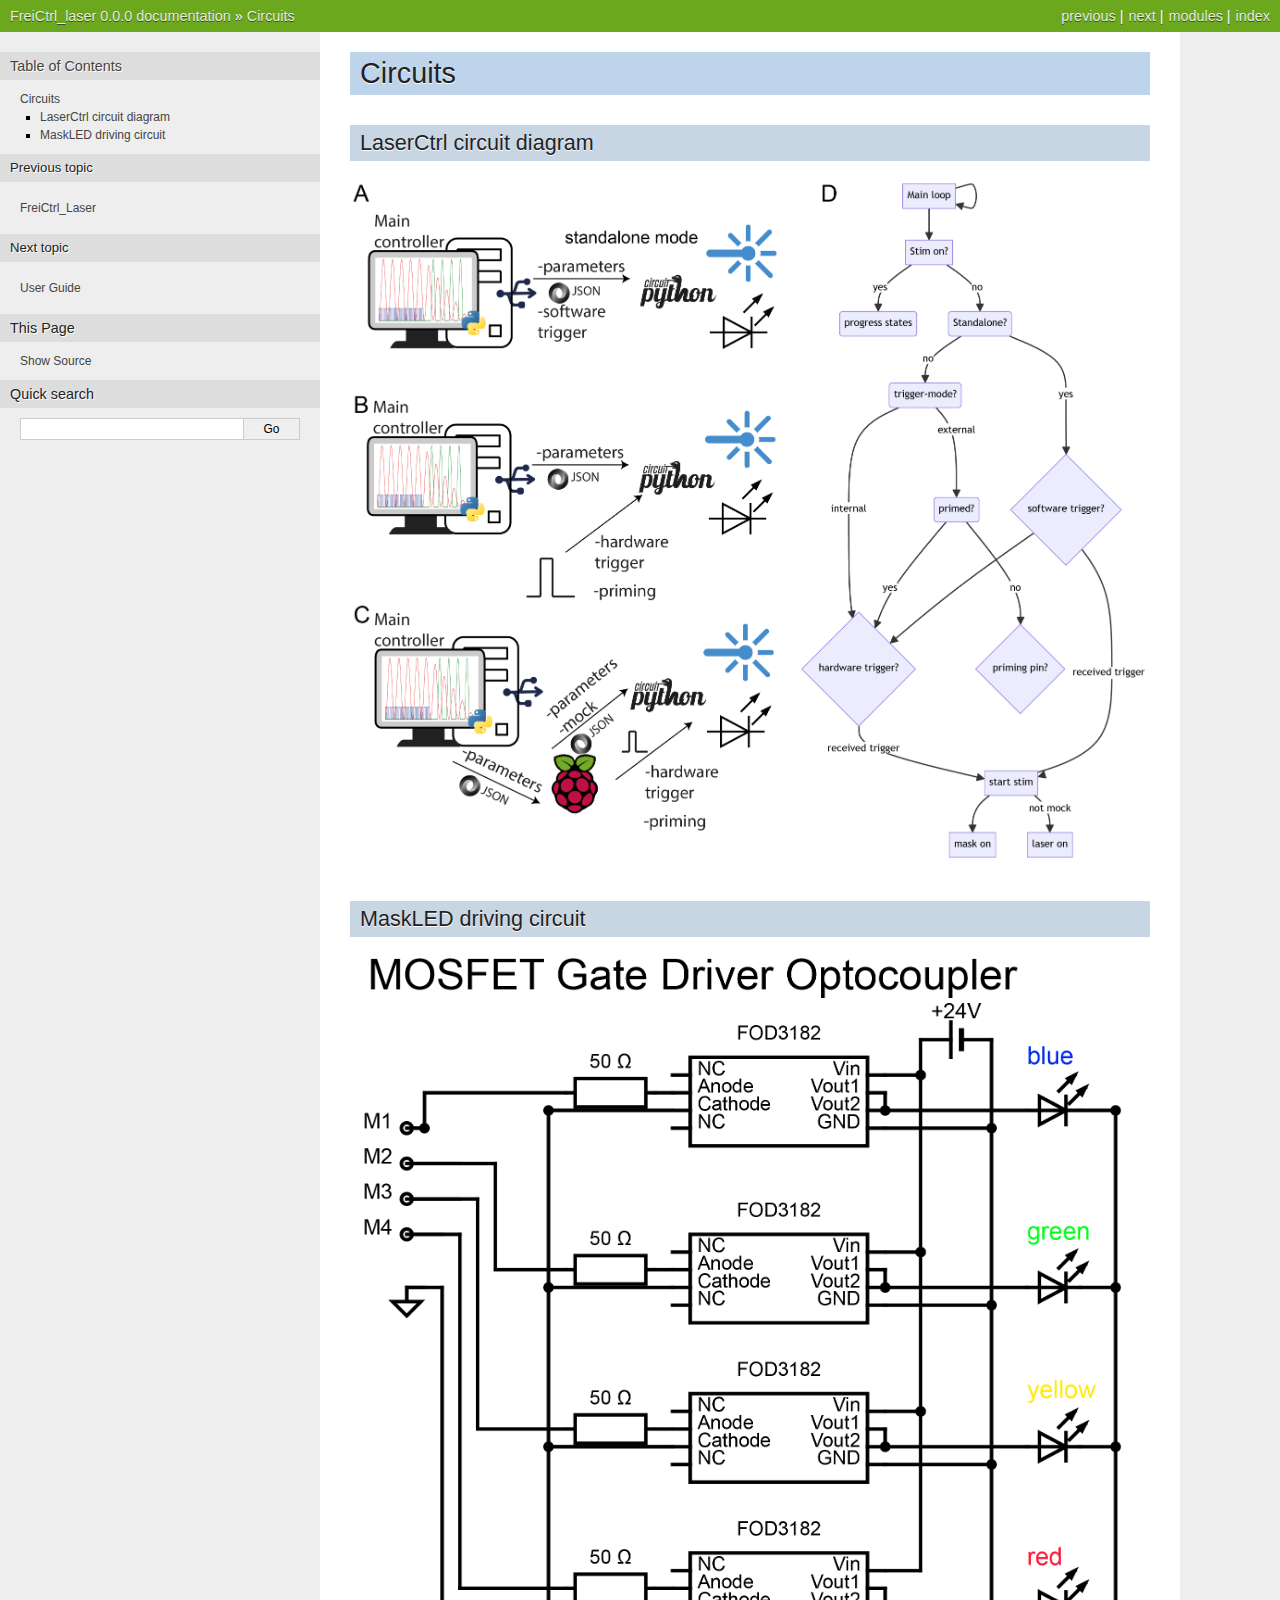
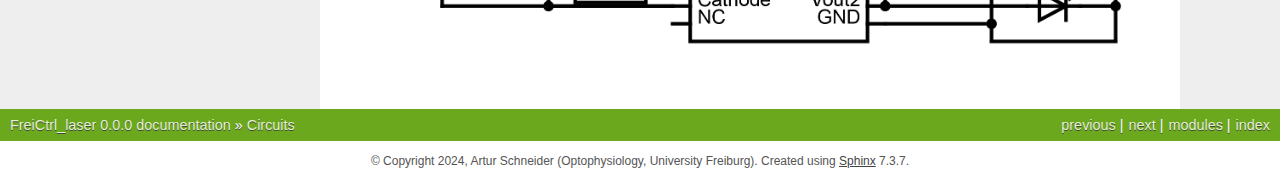
<file: documentation.html>
<!DOCTYPE html>

<html lang="en" data-content_root="./">
  <head>
    <meta charset="utf-8" />
    <meta name="viewport" content="width=device-width, initial-scale=1.0" /><meta name="viewport" content="width=device-width, initial-scale=1" />

    <title>Circuits &#8212; FreiCtrl_laser 0.0.0 documentation</title>
    <link rel="stylesheet" type="text/css" href="_static/pygments.css?v=a746c00c" />
    <link rel="stylesheet" type="text/css" href="_static/nature.css?v=e3cf3792" />
    <script src="_static/documentation_options.js?v=7026087e"></script>
    <script src="_static/doctools.js?v=9a2dae69"></script>
    <script src="_static/sphinx_highlight.js?v=dc90522c"></script>
    <link rel="index" title="Index" href="genindex.html" />
    <link rel="search" title="Search" href="search.html" />
    <link rel="next" title="User Guide" href="user_guide.html" />
    <link rel="prev" title="FreiCtrl_Laser" href="readme.html" /> 
  </head><body>
    <div class="related" role="navigation" aria-label="related navigation">
      <h3>Navigation</h3>
      <ul>
        <li class="right" style="margin-right: 10px">
          <a href="genindex.html" title="General Index"
             accesskey="I">index</a></li>
        <li class="right" >
          <a href="py-modindex.html" title="Python Module Index"
             >modules</a> |</li>
        <li class="right" >
          <a href="user_guide.html" title="User Guide"
             accesskey="N">next</a> |</li>
        <li class="right" >
          <a href="readme.html" title="FreiCtrl_Laser"
             accesskey="P">previous</a> |</li>
        <li class="nav-item nav-item-0"><a href="index.html">FreiCtrl_laser 0.0.0 documentation</a> &#187;</li>
        <li class="nav-item nav-item-this"><a href="">Circuits</a></li> 
      </ul>
    </div>  

    <div class="document">
      <div class="documentwrapper">
        <div class="bodywrapper">
          <div class="body" role="main">
            
  <section id="circuits">
<h1>Circuits<a class="headerlink" href="#circuits" title="Link to this heading">¶</a></h1>
<section id="laserctrl-circuit-diagram">
<h2>LaserCtrl circuit diagram<a class="headerlink" href="#laserctrl-circuit-diagram" title="Link to this heading">¶</a></h2>
<p><img alt="HillYMaze_board-02.png" src="_images/HillYMaze_board-02.png" /></p>
</section>
<section id="maskled-driving-circuit">
<h2>MaskLED driving circuit<a class="headerlink" href="#maskled-driving-circuit" title="Link to this heading">¶</a></h2>
<p><img alt="HillYMaze_board-03.png" src="_images/HillYMaze_board-03.png" /></p>
</section>
</section>


            <div class="clearer"></div>
          </div>
        </div>
      </div>
      <div class="sphinxsidebar" role="navigation" aria-label="main navigation">
        <div class="sphinxsidebarwrapper">
  <div>
    <h3><a href="index.html">Table of Contents</a></h3>
    <ul>
<li><a class="reference internal" href="#">Circuits</a><ul>
<li><a class="reference internal" href="#laserctrl-circuit-diagram">LaserCtrl circuit diagram</a></li>
<li><a class="reference internal" href="#maskled-driving-circuit">MaskLED driving circuit</a></li>
</ul>
</li>
</ul>

  </div>
  <div>
    <h4>Previous topic</h4>
    <p class="topless"><a href="readme.html"
                          title="previous chapter">FreiCtrl_Laser</a></p>
  </div>
  <div>
    <h4>Next topic</h4>
    <p class="topless"><a href="user_guide.html"
                          title="next chapter">User Guide</a></p>
  </div>
  <div role="note" aria-label="source link">
    <h3>This Page</h3>
    <ul class="this-page-menu">
      <li><a href="_sources/documentation.md.txt"
            rel="nofollow">Show Source</a></li>
    </ul>
   </div>
<search id="searchbox" style="display: none" role="search">
  <h3 id="searchlabel">Quick search</h3>
    <div class="searchformwrapper">
    <form class="search" action="search.html" method="get">
      <input type="text" name="q" aria-labelledby="searchlabel" autocomplete="off" autocorrect="off" autocapitalize="off" spellcheck="false"/>
      <input type="submit" value="Go" />
    </form>
    </div>
</search>
<script>document.getElementById('searchbox').style.display = "block"</script>
        </div>
      </div>
      <div class="clearer"></div>
    </div>
    <div class="related" role="navigation" aria-label="related navigation">
      <h3>Navigation</h3>
      <ul>
        <li class="right" style="margin-right: 10px">
          <a href="genindex.html" title="General Index"
             >index</a></li>
        <li class="right" >
          <a href="py-modindex.html" title="Python Module Index"
             >modules</a> |</li>
        <li class="right" >
          <a href="user_guide.html" title="User Guide"
             >next</a> |</li>
        <li class="right" >
          <a href="readme.html" title="FreiCtrl_Laser"
             >previous</a> |</li>
        <li class="nav-item nav-item-0"><a href="index.html">FreiCtrl_laser 0.0.0 documentation</a> &#187;</li>
        <li class="nav-item nav-item-this"><a href="">Circuits</a></li> 
      </ul>
    </div>
    <div class="footer" role="contentinfo">
    &#169; Copyright 2024, Artur Schneider (Optophysiology, University Freiburg).
      Created using <a href="https://www.sphinx-doc.org/">Sphinx</a> 7.3.7.
    </div>
  </body>
</html>
</file>
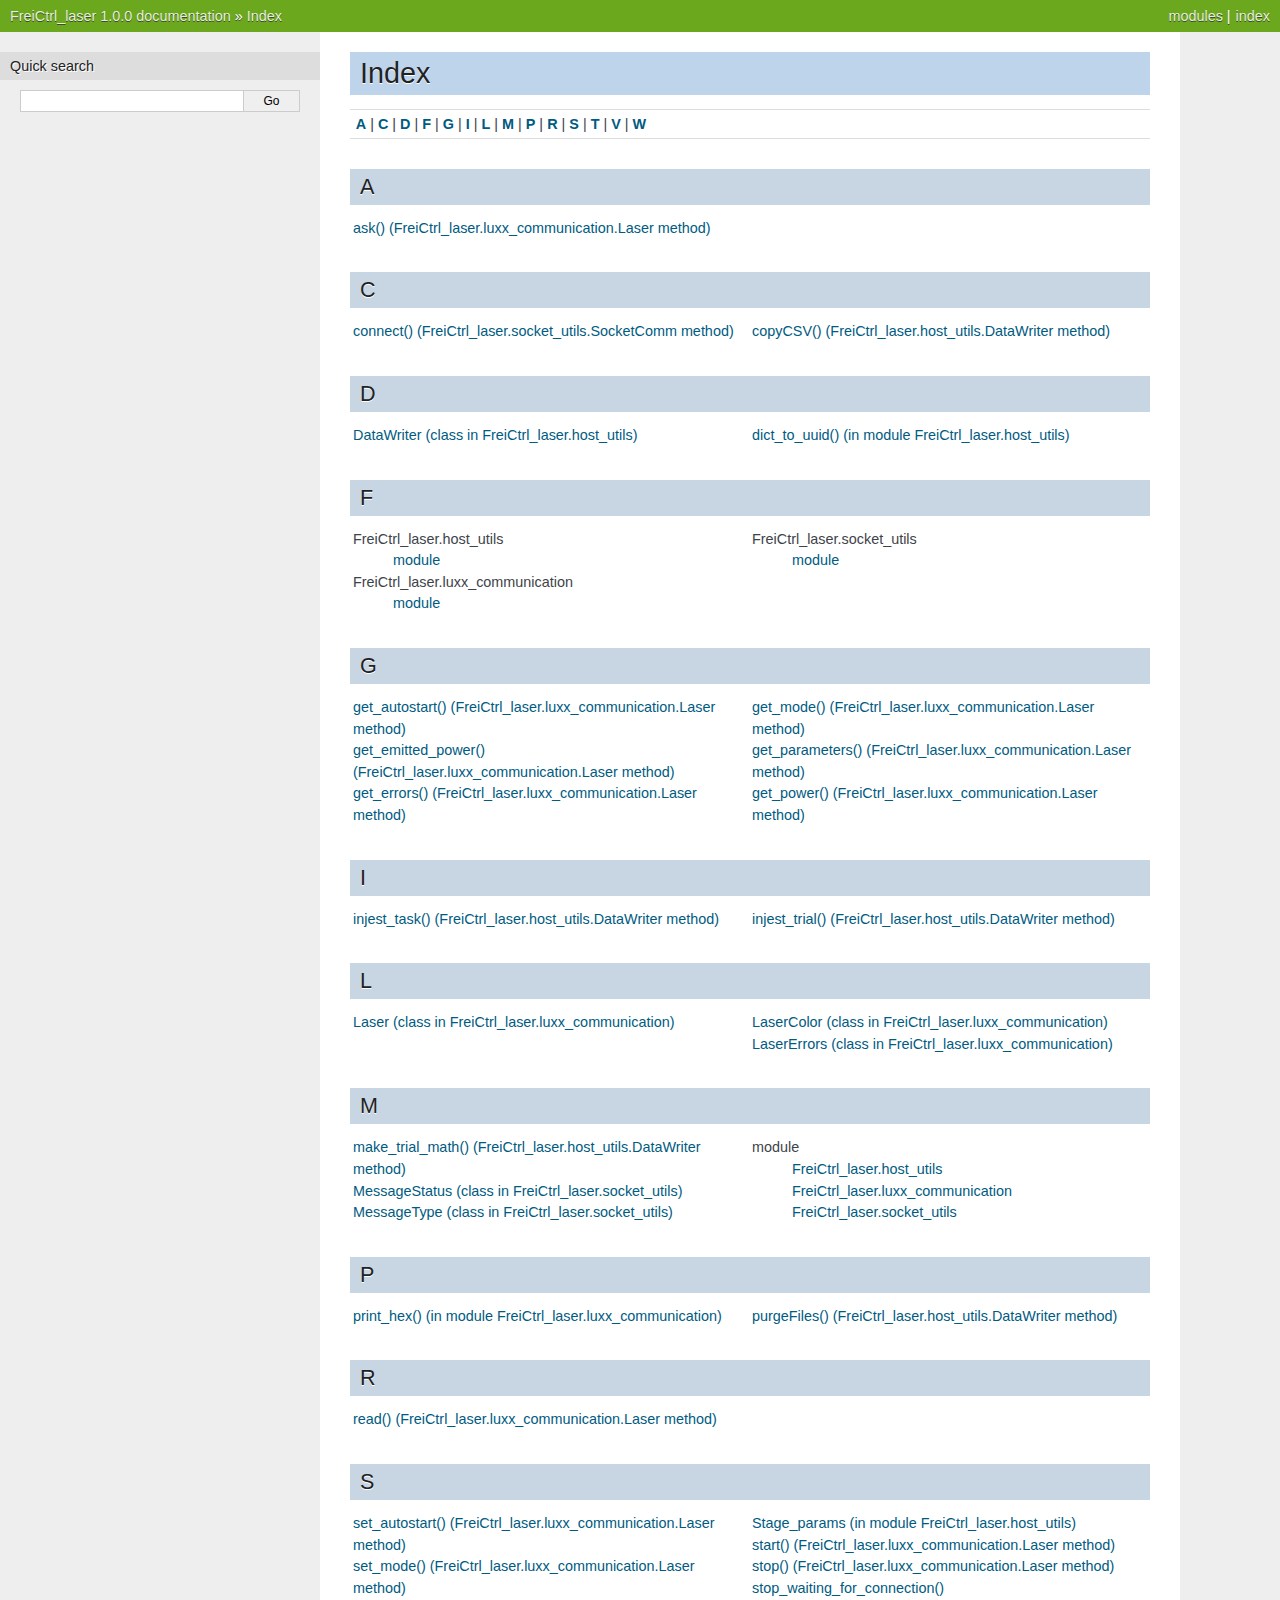
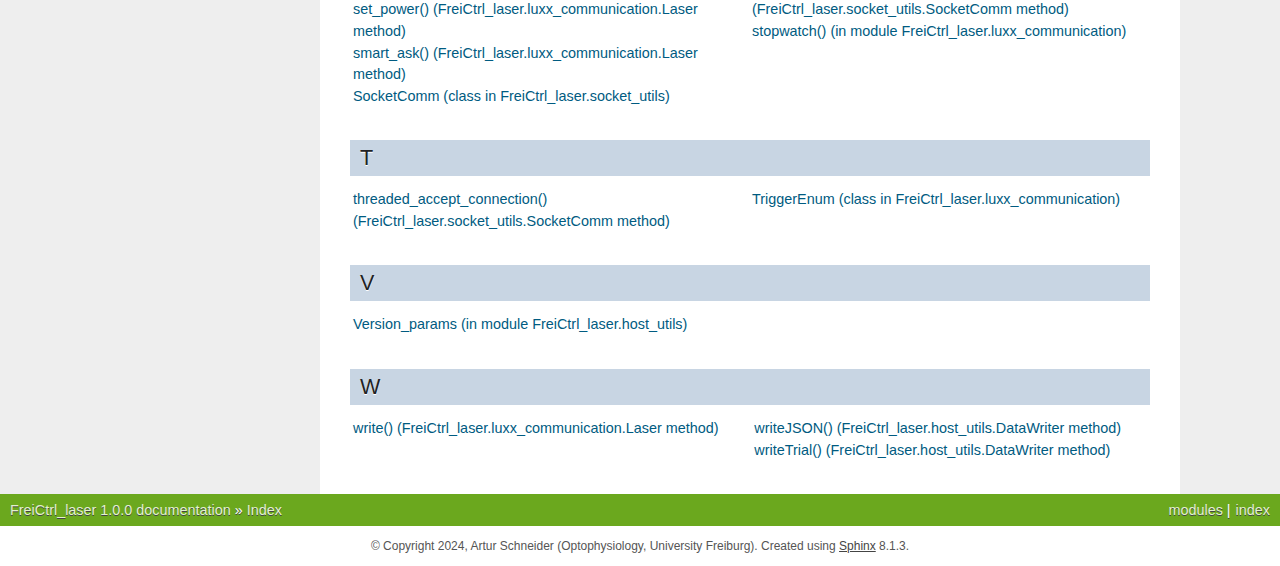
<file: genindex.html>
<!DOCTYPE html>

<html lang="en" data-content_root="./">
  <head>
    <meta charset="utf-8" />
    <meta name="viewport" content="width=device-width, initial-scale=1.0" />
    <title>Index &#8212; FreiCtrl_laser 1.0.0 documentation</title>
    <link rel="stylesheet" type="text/css" href="_static/pygments.css?v=a746c00c" />
    <link rel="stylesheet" type="text/css" href="_static/nature.css?v=7610408e" />
    <script src="_static/documentation_options.js?v=8d563738"></script>
    <script src="_static/doctools.js?v=9bcbadda"></script>
    <script src="_static/sphinx_highlight.js?v=dc90522c"></script>
    <link rel="index" title="Index" href="#" />
    <link rel="search" title="Search" href="search.html" /> 
  </head><body>
    <div class="related" role="navigation" aria-label="Related">
      <h3>Navigation</h3>
      <ul>
        <li class="right" style="margin-right: 10px">
          <a href="#" title="General Index"
             accesskey="I">index</a></li>
        <li class="right" >
          <a href="py-modindex.html" title="Python Module Index"
             >modules</a> |</li>
        <li class="nav-item nav-item-0"><a href="index.html">FreiCtrl_laser 1.0.0 documentation</a> &#187;</li>
        <li class="nav-item nav-item-this"><a href="">Index</a></li> 
      </ul>
    </div>  

    <div class="document">
      <div class="documentwrapper">
        <div class="bodywrapper">
          <div class="body" role="main">
            

<h1 id="index">Index</h1>

<div class="genindex-jumpbox">
 <a href="#A"><strong>A</strong></a>
 | <a href="#C"><strong>C</strong></a>
 | <a href="#D"><strong>D</strong></a>
 | <a href="#F"><strong>F</strong></a>
 | <a href="#G"><strong>G</strong></a>
 | <a href="#I"><strong>I</strong></a>
 | <a href="#L"><strong>L</strong></a>
 | <a href="#M"><strong>M</strong></a>
 | <a href="#P"><strong>P</strong></a>
 | <a href="#R"><strong>R</strong></a>
 | <a href="#S"><strong>S</strong></a>
 | <a href="#T"><strong>T</strong></a>
 | <a href="#V"><strong>V</strong></a>
 | <a href="#W"><strong>W</strong></a>
 
</div>
<h2 id="A">A</h2>
<table style="width: 100%" class="indextable genindextable"><tr>
  <td style="width: 33%; vertical-align: top;"><ul>
      <li><a href="api.html#FreiCtrl_laser.luxx_communication.Laser.ask">ask() (FreiCtrl_laser.luxx_communication.Laser method)</a>
</li>
  </ul></td>
</tr></table>

<h2 id="C">C</h2>
<table style="width: 100%" class="indextable genindextable"><tr>
  <td style="width: 33%; vertical-align: top;"><ul>
      <li><a href="api.html#FreiCtrl_laser.socket_utils.SocketComm.connect">connect() (FreiCtrl_laser.socket_utils.SocketComm method)</a>
</li>
  </ul></td>
  <td style="width: 33%; vertical-align: top;"><ul>
      <li><a href="api.html#FreiCtrl_laser.host_utils.DataWriter.copyCSV">copyCSV() (FreiCtrl_laser.host_utils.DataWriter method)</a>
</li>
  </ul></td>
</tr></table>

<h2 id="D">D</h2>
<table style="width: 100%" class="indextable genindextable"><tr>
  <td style="width: 33%; vertical-align: top;"><ul>
      <li><a href="api.html#FreiCtrl_laser.host_utils.DataWriter">DataWriter (class in FreiCtrl_laser.host_utils)</a>
</li>
  </ul></td>
  <td style="width: 33%; vertical-align: top;"><ul>
      <li><a href="api.html#FreiCtrl_laser.host_utils.dict_to_uuid">dict_to_uuid() (in module FreiCtrl_laser.host_utils)</a>
</li>
  </ul></td>
</tr></table>

<h2 id="F">F</h2>
<table style="width: 100%" class="indextable genindextable"><tr>
  <td style="width: 33%; vertical-align: top;"><ul>
      <li>
    FreiCtrl_laser.host_utils

      <ul>
        <li><a href="api.html#module-FreiCtrl_laser.host_utils">module</a>
</li>
      </ul></li>
      <li>
    FreiCtrl_laser.luxx_communication

      <ul>
        <li><a href="api.html#module-FreiCtrl_laser.luxx_communication">module</a>
</li>
      </ul></li>
  </ul></td>
  <td style="width: 33%; vertical-align: top;"><ul>
      <li>
    FreiCtrl_laser.socket_utils

      <ul>
        <li><a href="api.html#module-FreiCtrl_laser.socket_utils">module</a>
</li>
      </ul></li>
  </ul></td>
</tr></table>

<h2 id="G">G</h2>
<table style="width: 100%" class="indextable genindextable"><tr>
  <td style="width: 33%; vertical-align: top;"><ul>
      <li><a href="api.html#FreiCtrl_laser.luxx_communication.Laser.get_autostart">get_autostart() (FreiCtrl_laser.luxx_communication.Laser method)</a>
</li>
      <li><a href="api.html#FreiCtrl_laser.luxx_communication.Laser.get_emitted_power">get_emitted_power() (FreiCtrl_laser.luxx_communication.Laser method)</a>
</li>
      <li><a href="api.html#FreiCtrl_laser.luxx_communication.Laser.get_errors">get_errors() (FreiCtrl_laser.luxx_communication.Laser method)</a>
</li>
  </ul></td>
  <td style="width: 33%; vertical-align: top;"><ul>
      <li><a href="api.html#FreiCtrl_laser.luxx_communication.Laser.get_mode">get_mode() (FreiCtrl_laser.luxx_communication.Laser method)</a>
</li>
      <li><a href="api.html#FreiCtrl_laser.luxx_communication.Laser.get_parameters">get_parameters() (FreiCtrl_laser.luxx_communication.Laser method)</a>
</li>
      <li><a href="api.html#FreiCtrl_laser.luxx_communication.Laser.get_power">get_power() (FreiCtrl_laser.luxx_communication.Laser method)</a>
</li>
  </ul></td>
</tr></table>

<h2 id="I">I</h2>
<table style="width: 100%" class="indextable genindextable"><tr>
  <td style="width: 33%; vertical-align: top;"><ul>
      <li><a href="api.html#FreiCtrl_laser.host_utils.DataWriter.injest_task">injest_task() (FreiCtrl_laser.host_utils.DataWriter method)</a>
</li>
  </ul></td>
  <td style="width: 33%; vertical-align: top;"><ul>
      <li><a href="api.html#FreiCtrl_laser.host_utils.DataWriter.injest_trial">injest_trial() (FreiCtrl_laser.host_utils.DataWriter method)</a>
</li>
  </ul></td>
</tr></table>

<h2 id="L">L</h2>
<table style="width: 100%" class="indextable genindextable"><tr>
  <td style="width: 33%; vertical-align: top;"><ul>
      <li><a href="api.html#FreiCtrl_laser.luxx_communication.Laser">Laser (class in FreiCtrl_laser.luxx_communication)</a>
</li>
  </ul></td>
  <td style="width: 33%; vertical-align: top;"><ul>
      <li><a href="api.html#FreiCtrl_laser.luxx_communication.LaserColor">LaserColor (class in FreiCtrl_laser.luxx_communication)</a>
</li>
      <li><a href="api.html#FreiCtrl_laser.luxx_communication.LaserErrors">LaserErrors (class in FreiCtrl_laser.luxx_communication)</a>
</li>
  </ul></td>
</tr></table>

<h2 id="M">M</h2>
<table style="width: 100%" class="indextable genindextable"><tr>
  <td style="width: 33%; vertical-align: top;"><ul>
      <li><a href="api.html#FreiCtrl_laser.host_utils.DataWriter.make_trial_math">make_trial_math() (FreiCtrl_laser.host_utils.DataWriter method)</a>
</li>
      <li><a href="api.html#FreiCtrl_laser.socket_utils.MessageStatus">MessageStatus (class in FreiCtrl_laser.socket_utils)</a>
</li>
      <li><a href="api.html#FreiCtrl_laser.socket_utils.MessageType">MessageType (class in FreiCtrl_laser.socket_utils)</a>
</li>
  </ul></td>
  <td style="width: 33%; vertical-align: top;"><ul>
      <li>
    module

      <ul>
        <li><a href="api.html#module-FreiCtrl_laser.host_utils">FreiCtrl_laser.host_utils</a>
</li>
        <li><a href="api.html#module-FreiCtrl_laser.luxx_communication">FreiCtrl_laser.luxx_communication</a>
</li>
        <li><a href="api.html#module-FreiCtrl_laser.socket_utils">FreiCtrl_laser.socket_utils</a>
</li>
      </ul></li>
  </ul></td>
</tr></table>

<h2 id="P">P</h2>
<table style="width: 100%" class="indextable genindextable"><tr>
  <td style="width: 33%; vertical-align: top;"><ul>
      <li><a href="api.html#FreiCtrl_laser.luxx_communication.print_hex">print_hex() (in module FreiCtrl_laser.luxx_communication)</a>
</li>
  </ul></td>
  <td style="width: 33%; vertical-align: top;"><ul>
      <li><a href="api.html#FreiCtrl_laser.host_utils.DataWriter.purgeFiles">purgeFiles() (FreiCtrl_laser.host_utils.DataWriter method)</a>
</li>
  </ul></td>
</tr></table>

<h2 id="R">R</h2>
<table style="width: 100%" class="indextable genindextable"><tr>
  <td style="width: 33%; vertical-align: top;"><ul>
      <li><a href="api.html#FreiCtrl_laser.luxx_communication.Laser.read">read() (FreiCtrl_laser.luxx_communication.Laser method)</a>
</li>
  </ul></td>
</tr></table>

<h2 id="S">S</h2>
<table style="width: 100%" class="indextable genindextable"><tr>
  <td style="width: 33%; vertical-align: top;"><ul>
      <li><a href="api.html#FreiCtrl_laser.luxx_communication.Laser.set_autostart">set_autostart() (FreiCtrl_laser.luxx_communication.Laser method)</a>
</li>
      <li><a href="api.html#FreiCtrl_laser.luxx_communication.Laser.set_mode">set_mode() (FreiCtrl_laser.luxx_communication.Laser method)</a>
</li>
      <li><a href="api.html#FreiCtrl_laser.luxx_communication.Laser.set_power">set_power() (FreiCtrl_laser.luxx_communication.Laser method)</a>
</li>
      <li><a href="api.html#FreiCtrl_laser.luxx_communication.Laser.smart_ask">smart_ask() (FreiCtrl_laser.luxx_communication.Laser method)</a>
</li>
      <li><a href="api.html#FreiCtrl_laser.socket_utils.SocketComm">SocketComm (class in FreiCtrl_laser.socket_utils)</a>
</li>
  </ul></td>
  <td style="width: 33%; vertical-align: top;"><ul>
      <li><a href="api.html#FreiCtrl_laser.host_utils.Stage_params">Stage_params (in module FreiCtrl_laser.host_utils)</a>
</li>
      <li><a href="api.html#FreiCtrl_laser.luxx_communication.Laser.start">start() (FreiCtrl_laser.luxx_communication.Laser method)</a>
</li>
      <li><a href="api.html#FreiCtrl_laser.luxx_communication.Laser.stop">stop() (FreiCtrl_laser.luxx_communication.Laser method)</a>
</li>
      <li><a href="api.html#FreiCtrl_laser.socket_utils.SocketComm.stop_waiting_for_connection">stop_waiting_for_connection() (FreiCtrl_laser.socket_utils.SocketComm method)</a>
</li>
      <li><a href="api.html#FreiCtrl_laser.luxx_communication.stopwatch">stopwatch() (in module FreiCtrl_laser.luxx_communication)</a>
</li>
  </ul></td>
</tr></table>

<h2 id="T">T</h2>
<table style="width: 100%" class="indextable genindextable"><tr>
  <td style="width: 33%; vertical-align: top;"><ul>
      <li><a href="api.html#FreiCtrl_laser.socket_utils.SocketComm.threaded_accept_connection">threaded_accept_connection() (FreiCtrl_laser.socket_utils.SocketComm method)</a>
</li>
  </ul></td>
  <td style="width: 33%; vertical-align: top;"><ul>
      <li><a href="api.html#FreiCtrl_laser.luxx_communication.TriggerEnum">TriggerEnum (class in FreiCtrl_laser.luxx_communication)</a>
</li>
  </ul></td>
</tr></table>

<h2 id="V">V</h2>
<table style="width: 100%" class="indextable genindextable"><tr>
  <td style="width: 33%; vertical-align: top;"><ul>
      <li><a href="api.html#FreiCtrl_laser.host_utils.Version_params">Version_params (in module FreiCtrl_laser.host_utils)</a>
</li>
  </ul></td>
</tr></table>

<h2 id="W">W</h2>
<table style="width: 100%" class="indextable genindextable"><tr>
  <td style="width: 33%; vertical-align: top;"><ul>
      <li><a href="api.html#FreiCtrl_laser.luxx_communication.Laser.write">write() (FreiCtrl_laser.luxx_communication.Laser method)</a>
</li>
  </ul></td>
  <td style="width: 33%; vertical-align: top;"><ul>
      <li><a href="api.html#FreiCtrl_laser.host_utils.DataWriter.writeJSON">writeJSON() (FreiCtrl_laser.host_utils.DataWriter method)</a>
</li>
      <li><a href="api.html#FreiCtrl_laser.host_utils.DataWriter.writeTrial">writeTrial() (FreiCtrl_laser.host_utils.DataWriter method)</a>
</li>
  </ul></td>
</tr></table>



            <div class="clearer"></div>
          </div>
        </div>
      </div>
      <div class="sphinxsidebar" role="navigation" aria-label="Main">
        <div class="sphinxsidebarwrapper">
<search id="searchbox" style="display: none" role="search">
  <h3 id="searchlabel">Quick search</h3>
    <div class="searchformwrapper">
    <form class="search" action="search.html" method="get">
      <input type="text" name="q" aria-labelledby="searchlabel" autocomplete="off" autocorrect="off" autocapitalize="off" spellcheck="false"/>
      <input type="submit" value="Go" />
    </form>
    </div>
</search>
<script>document.getElementById('searchbox').style.display = "block"</script>
        </div>
      </div>
      <div class="clearer"></div>
    </div>
    <div class="related" role="navigation" aria-label="Related">
      <h3>Navigation</h3>
      <ul>
        <li class="right" style="margin-right: 10px">
          <a href="#" title="General Index"
             >index</a></li>
        <li class="right" >
          <a href="py-modindex.html" title="Python Module Index"
             >modules</a> |</li>
        <li class="nav-item nav-item-0"><a href="index.html">FreiCtrl_laser 1.0.0 documentation</a> &#187;</li>
        <li class="nav-item nav-item-this"><a href="">Index</a></li> 
      </ul>
    </div>
    <div class="footer" role="contentinfo">
    &#169; Copyright 2024, Artur Schneider (Optophysiology, University Freiburg).
      Created using <a href="https://www.sphinx-doc.org/">Sphinx</a> 8.1.3.
    </div>
  </body>
</html>
</file>
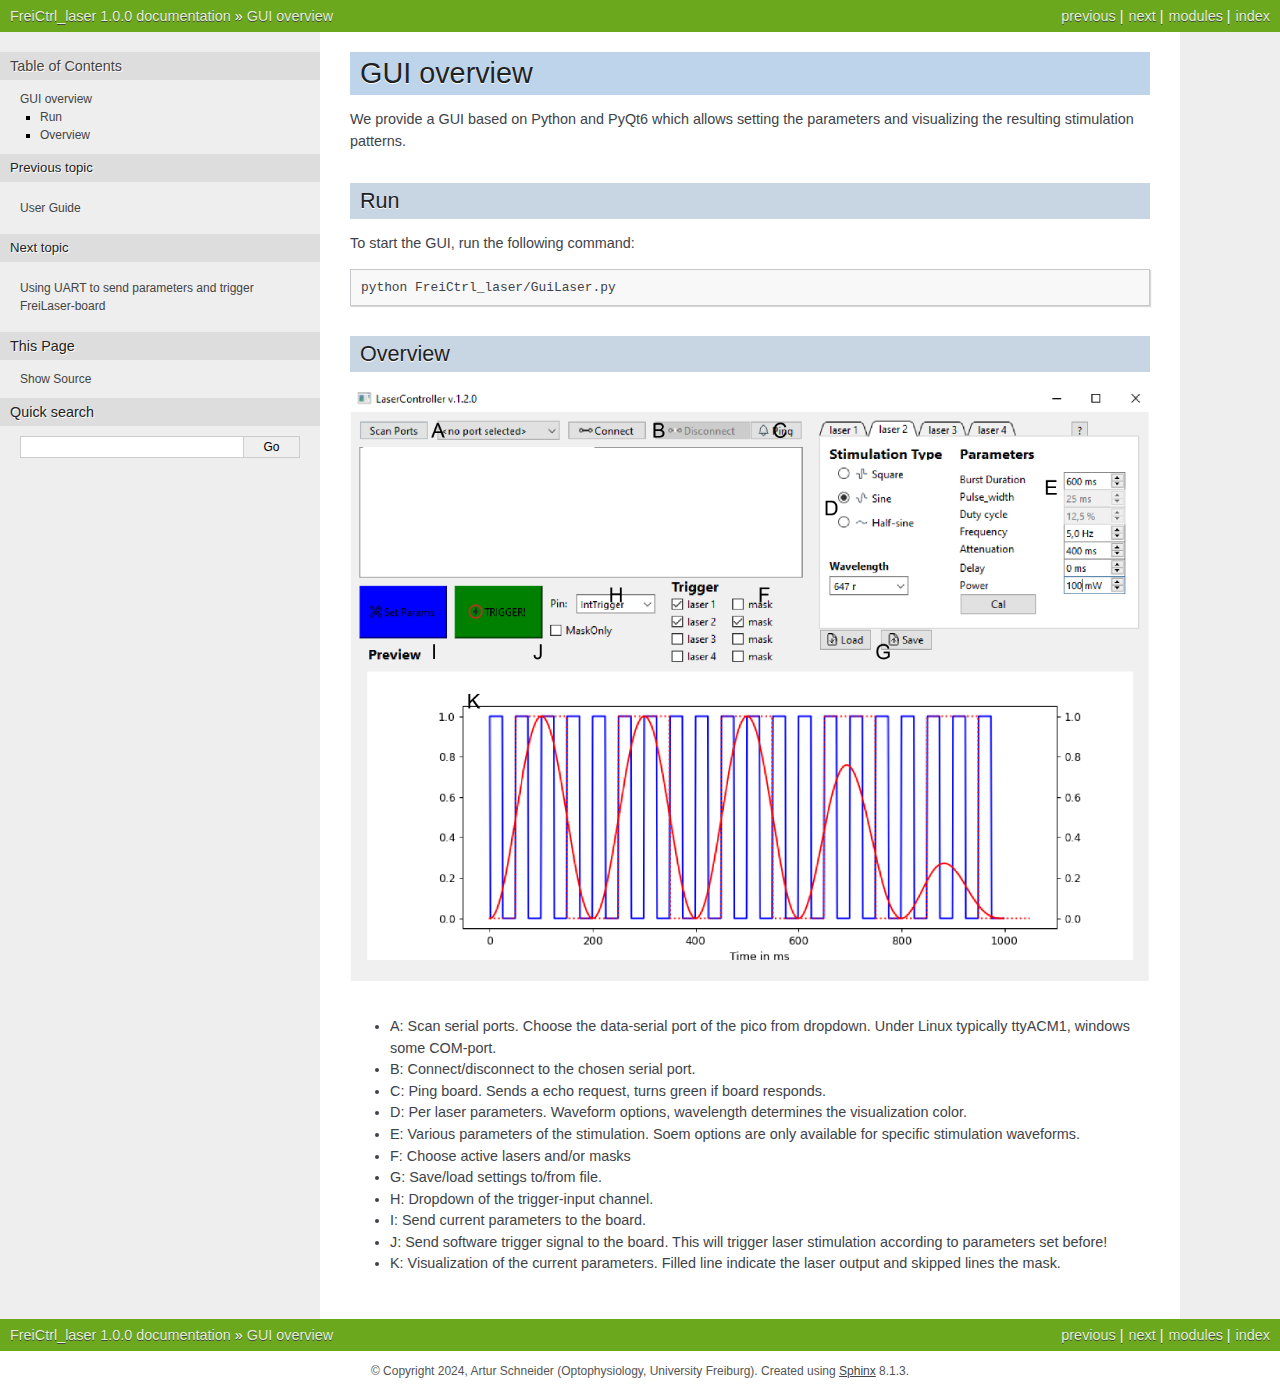
<file: gui.html>
<!DOCTYPE html>

<html lang="en" data-content_root="./">
  <head>
    <meta charset="utf-8" />
    <meta name="viewport" content="width=device-width, initial-scale=1.0" /><meta name="viewport" content="width=device-width, initial-scale=1" />

    <title>GUI overview &#8212; FreiCtrl_laser 1.0.0 documentation</title>
    <link rel="stylesheet" type="text/css" href="_static/pygments.css?v=a746c00c" />
    <link rel="stylesheet" type="text/css" href="_static/nature.css?v=7610408e" />
    <script src="_static/documentation_options.js?v=8d563738"></script>
    <script src="_static/doctools.js?v=9bcbadda"></script>
    <script src="_static/sphinx_highlight.js?v=dc90522c"></script>
    <link rel="index" title="Index" href="genindex.html" />
    <link rel="search" title="Search" href="search.html" />
    <link rel="next" title="Using UART to send parameters and trigger FreiLaser-board" href="uart_api.html" />
    <link rel="prev" title="User Guide" href="user_guide.html" /> 
  </head><body>
    <div class="related" role="navigation" aria-label="Related">
      <h3>Navigation</h3>
      <ul>
        <li class="right" style="margin-right: 10px">
          <a href="genindex.html" title="General Index"
             accesskey="I">index</a></li>
        <li class="right" >
          <a href="py-modindex.html" title="Python Module Index"
             >modules</a> |</li>
        <li class="right" >
          <a href="uart_api.html" title="Using UART to send parameters and trigger FreiLaser-board"
             accesskey="N">next</a> |</li>
        <li class="right" >
          <a href="user_guide.html" title="User Guide"
             accesskey="P">previous</a> |</li>
        <li class="nav-item nav-item-0"><a href="index.html">FreiCtrl_laser 1.0.0 documentation</a> &#187;</li>
        <li class="nav-item nav-item-this"><a href="">GUI overview</a></li> 
      </ul>
    </div>  

    <div class="document">
      <div class="documentwrapper">
        <div class="bodywrapper">
          <div class="body" role="main">
            
  <section id="gui-overview">
<h1>GUI overview<a class="headerlink" href="#gui-overview" title="Link to this heading">¶</a></h1>
<p>We provide a GUI based on Python and PyQt6 which allows setting the parameters and visualizing the resulting stimulation
patterns.</p>
<section id="run">
<h2>Run<a class="headerlink" href="#run" title="Link to this heading">¶</a></h2>
<p>To start the GUI, run the following command:</p>
<div class="highlight-bash notranslate"><div class="highlight"><pre><span></span>python<span class="w"> </span>FreiCtrl_laser/GuiLaser.py
</pre></div>
</div>
</section>
<section id="overview">
<h2>Overview<a class="headerlink" href="#overview" title="Link to this heading">¶</a></h2>
<p><img alt="GUI.PNG" src="_images/HillYMaze_board-05.png" /></p>
<ul class="simple">
<li><p>A: Scan serial ports. Choose the data-serial port of the pico from dropdown. Under Linux typically ttyACM1, windows some COM-port.</p></li>
<li><p>B: Connect/disconnect to the chosen serial port.</p></li>
<li><p>C: Ping board. Sends a echo request, turns green if board responds.</p></li>
<li><p>D: Per laser parameters. Waveform options, wavelength determines the visualization color.</p></li>
<li><p>E: Various parameters of the stimulation. Soem options are only available for specific stimulation waveforms.</p></li>
<li><p>F: Choose active lasers and/or masks</p></li>
<li><p>G: Save/load settings to/from file.</p></li>
<li><p>H: Dropdown of the trigger-input channel.</p></li>
<li><p>I: Send current parameters to the board.</p></li>
<li><p>J: Send software trigger signal to the board. This will trigger laser stimulation according to parameters set before!</p></li>
<li><p>K: Visualization of the current parameters. Filled line indicate the laser output and skipped lines the mask.</p></li>
</ul>
</section>
</section>


            <div class="clearer"></div>
          </div>
        </div>
      </div>
      <div class="sphinxsidebar" role="navigation" aria-label="Main">
        <div class="sphinxsidebarwrapper">
  <div>
    <h3><a href="index.html">Table of Contents</a></h3>
    <ul>
<li><a class="reference internal" href="#">GUI overview</a><ul>
<li><a class="reference internal" href="#run">Run</a></li>
<li><a class="reference internal" href="#overview">Overview</a></li>
</ul>
</li>
</ul>

  </div>
  <div>
    <h4>Previous topic</h4>
    <p class="topless"><a href="user_guide.html"
                          title="previous chapter">User Guide</a></p>
  </div>
  <div>
    <h4>Next topic</h4>
    <p class="topless"><a href="uart_api.html"
                          title="next chapter">Using UART to send parameters and trigger FreiLaser-board</a></p>
  </div>
  <div role="note" aria-label="source link">
    <h3>This Page</h3>
    <ul class="this-page-menu">
      <li><a href="_sources/gui.md.txt"
            rel="nofollow">Show Source</a></li>
    </ul>
   </div>
<search id="searchbox" style="display: none" role="search">
  <h3 id="searchlabel">Quick search</h3>
    <div class="searchformwrapper">
    <form class="search" action="search.html" method="get">
      <input type="text" name="q" aria-labelledby="searchlabel" autocomplete="off" autocorrect="off" autocapitalize="off" spellcheck="false"/>
      <input type="submit" value="Go" />
    </form>
    </div>
</search>
<script>document.getElementById('searchbox').style.display = "block"</script>
        </div>
      </div>
      <div class="clearer"></div>
    </div>
    <div class="related" role="navigation" aria-label="Related">
      <h3>Navigation</h3>
      <ul>
        <li class="right" style="margin-right: 10px">
          <a href="genindex.html" title="General Index"
             >index</a></li>
        <li class="right" >
          <a href="py-modindex.html" title="Python Module Index"
             >modules</a> |</li>
        <li class="right" >
          <a href="uart_api.html" title="Using UART to send parameters and trigger FreiLaser-board"
             >next</a> |</li>
        <li class="right" >
          <a href="user_guide.html" title="User Guide"
             >previous</a> |</li>
        <li class="nav-item nav-item-0"><a href="index.html">FreiCtrl_laser 1.0.0 documentation</a> &#187;</li>
        <li class="nav-item nav-item-this"><a href="">GUI overview</a></li> 
      </ul>
    </div>
    <div class="footer" role="contentinfo">
    &#169; Copyright 2024, Artur Schneider (Optophysiology, University Freiburg).
      Created using <a href="https://www.sphinx-doc.org/">Sphinx</a> 8.1.3.
    </div>
  </body>
</html>
</file>
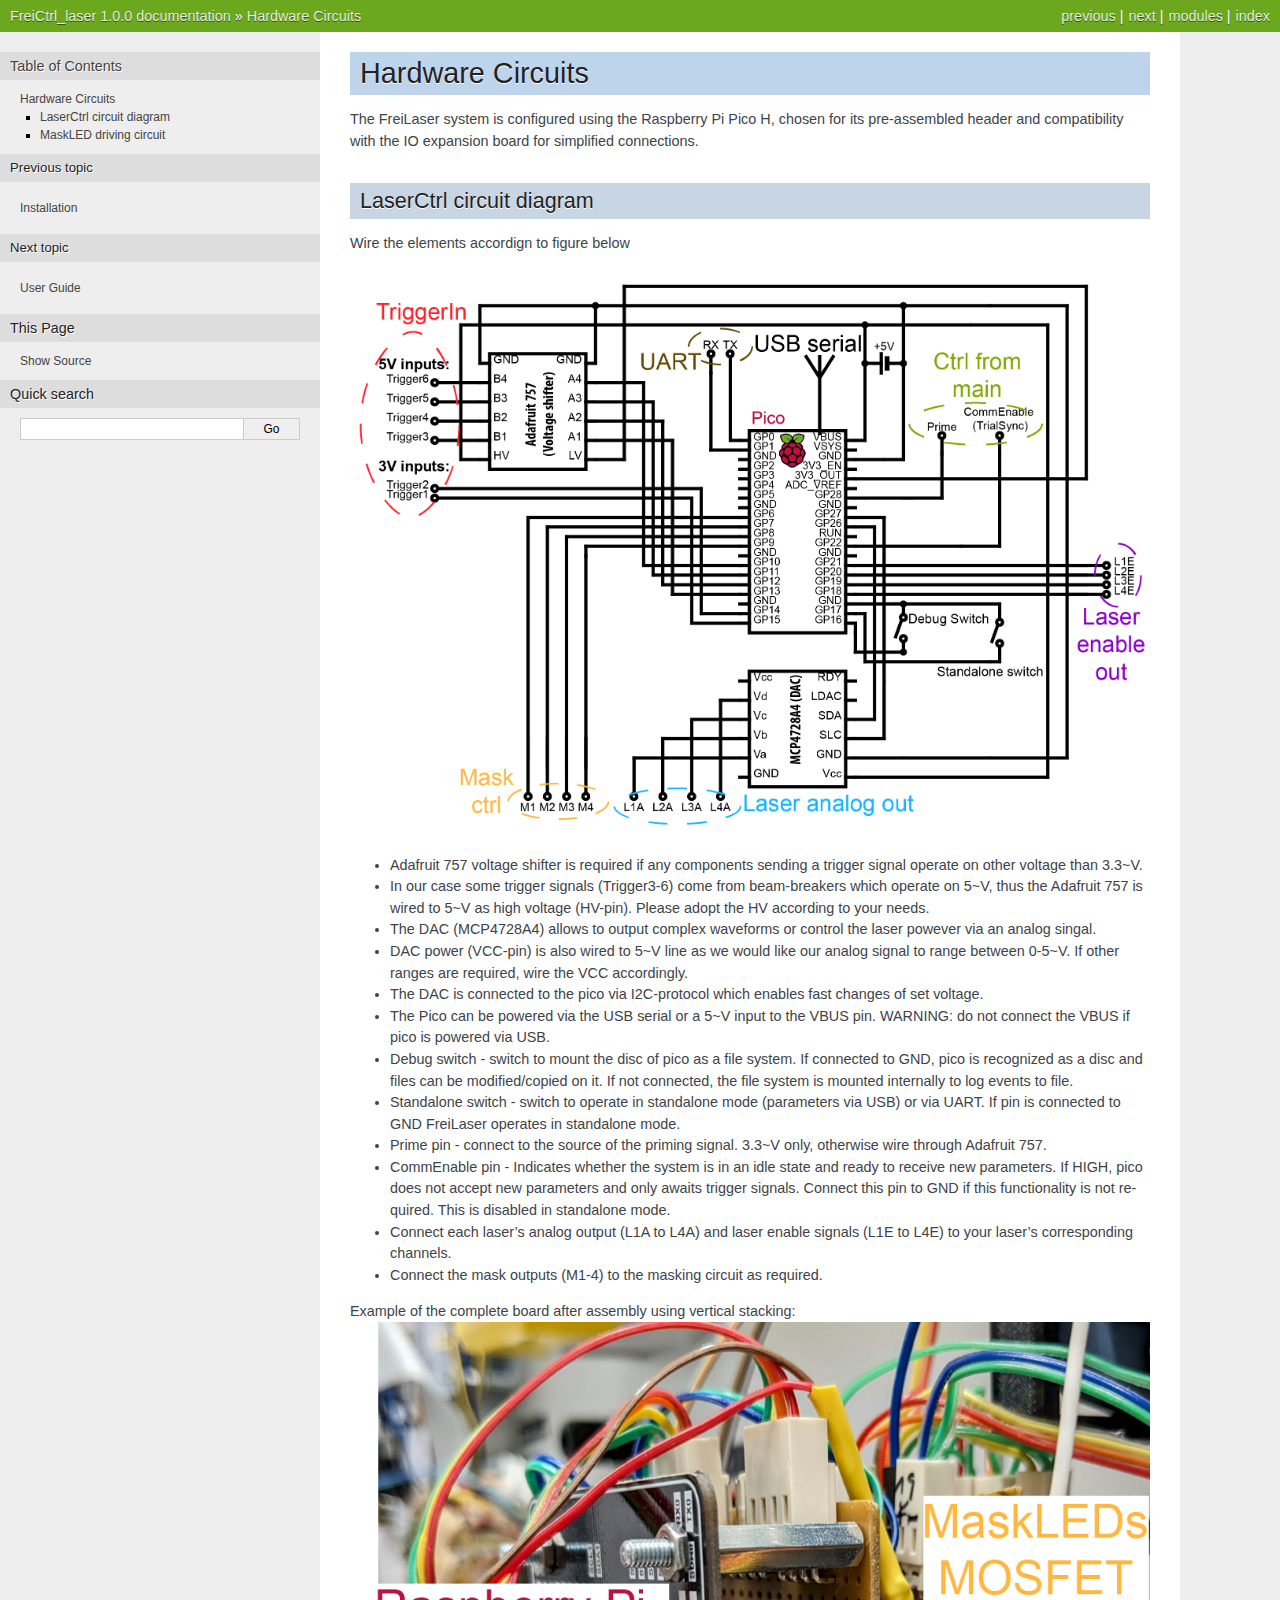
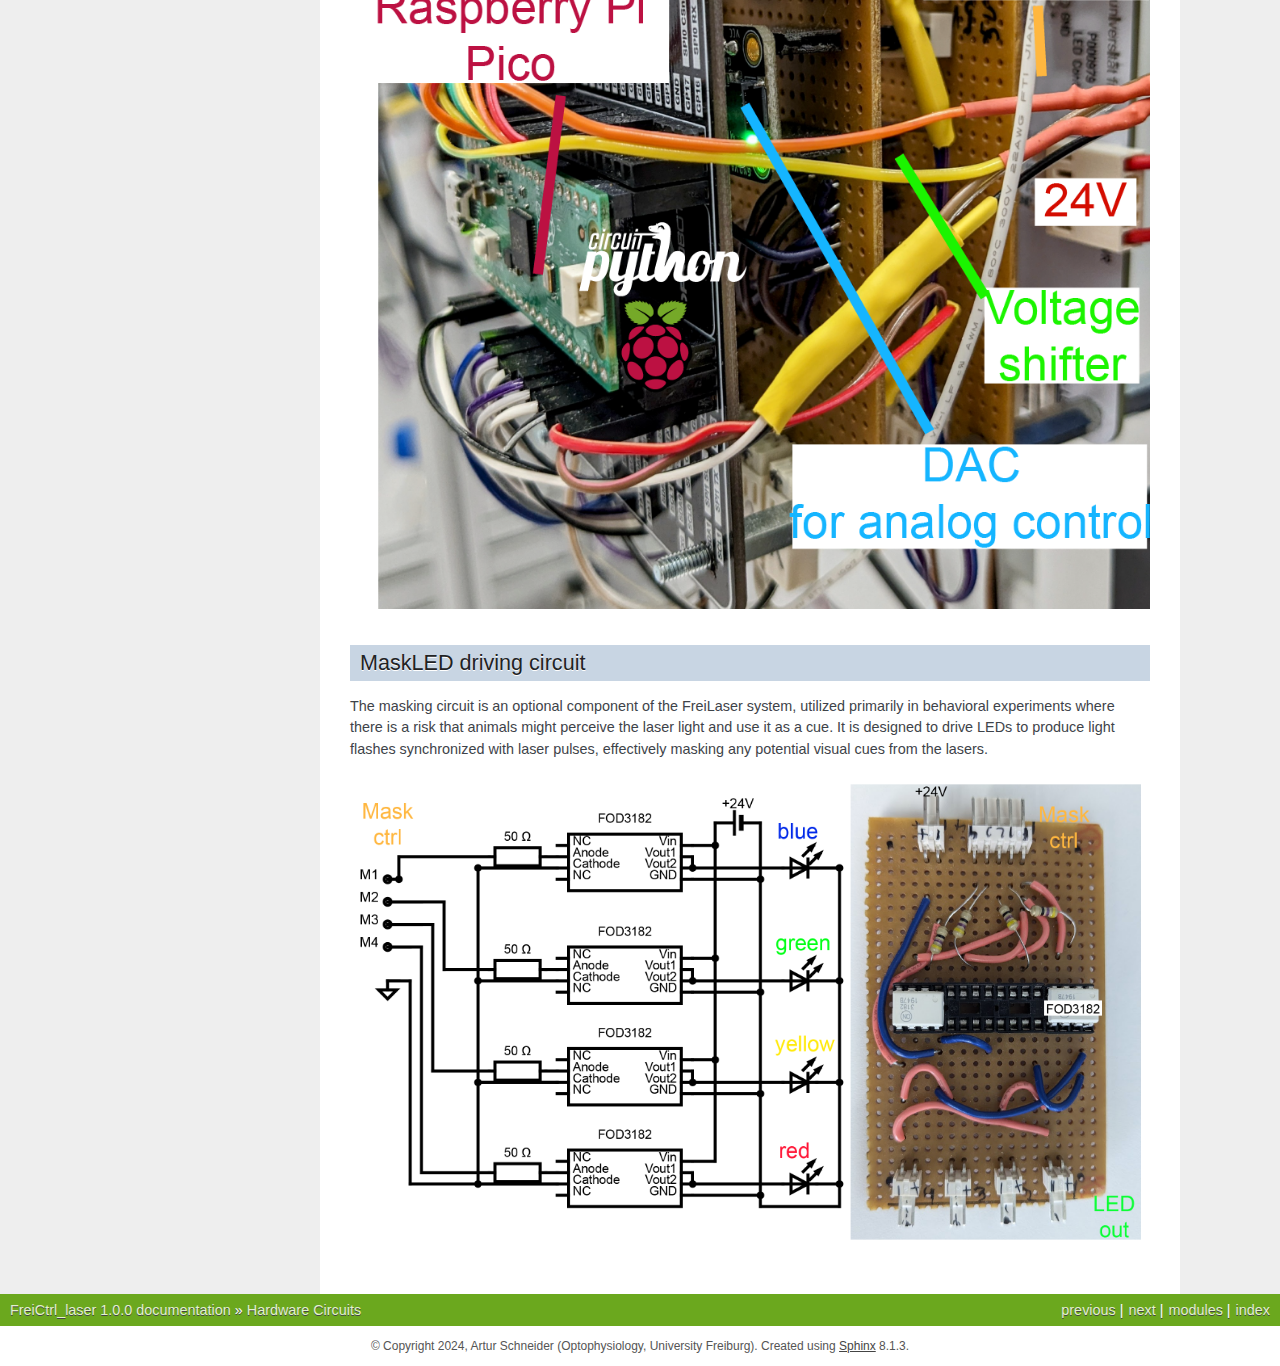
<file: hardware_circuits.html>
<!DOCTYPE html>

<html lang="en" data-content_root="./">
  <head>
    <meta charset="utf-8" />
    <meta name="viewport" content="width=device-width, initial-scale=1.0" /><meta name="viewport" content="width=device-width, initial-scale=1" />

    <title>Hardware Circuits &#8212; FreiCtrl_laser 1.0.0 documentation</title>
    <link rel="stylesheet" type="text/css" href="_static/pygments.css?v=a746c00c" />
    <link rel="stylesheet" type="text/css" href="_static/nature.css?v=7610408e" />
    <script src="_static/documentation_options.js?v=8d563738"></script>
    <script src="_static/doctools.js?v=9bcbadda"></script>
    <script src="_static/sphinx_highlight.js?v=dc90522c"></script>
    <link rel="index" title="Index" href="genindex.html" />
    <link rel="search" title="Search" href="search.html" />
    <link rel="next" title="User Guide" href="user_guide.html" />
    <link rel="prev" title="Installation" href="installation.html" /> 
  </head><body>
    <div class="related" role="navigation" aria-label="Related">
      <h3>Navigation</h3>
      <ul>
        <li class="right" style="margin-right: 10px">
          <a href="genindex.html" title="General Index"
             accesskey="I">index</a></li>
        <li class="right" >
          <a href="py-modindex.html" title="Python Module Index"
             >modules</a> |</li>
        <li class="right" >
          <a href="user_guide.html" title="User Guide"
             accesskey="N">next</a> |</li>
        <li class="right" >
          <a href="installation.html" title="Installation"
             accesskey="P">previous</a> |</li>
        <li class="nav-item nav-item-0"><a href="index.html">FreiCtrl_laser 1.0.0 documentation</a> &#187;</li>
        <li class="nav-item nav-item-this"><a href="">Hardware Circuits</a></li> 
      </ul>
    </div>  

    <div class="document">
      <div class="documentwrapper">
        <div class="bodywrapper">
          <div class="body" role="main">
            
  <section id="hardware-circuits">
<h1>Hardware Circuits<a class="headerlink" href="#hardware-circuits" title="Link to this heading">¶</a></h1>
<p>The FreiLaser system is configured using the Raspberry Pi Pico H, chosen for its pre-assembled header and compatibility
with the IO expansion board for simplified connections.</p>
<section id="laserctrl-circuit-diagram">
<h2>LaserCtrl circuit diagram<a class="headerlink" href="#laserctrl-circuit-diagram" title="Link to this heading">¶</a></h2>
<p>Wire the elements accordign to figure below
<img alt="HillYMaze_board-02.png" src="_images/HillYMaze_board-12.png" /></p>
<ul class="simple">
<li><p>Adafruit 757 voltage shifter is required if any components sending a trigger signal operate on other voltage than 3.3~V.</p></li>
<li><p>In our case some trigger signals (Trigger3-6) come from beam-breakers which operate on 5~V, thus the Adafruit 757 is
wired to 5~V as high voltage (HV-pin). Please adopt the HV according to your needs.</p></li>
<li><p>The DAC (MCP4728A4) allows to output complex waveforms or control the laser powever via an analog singal.</p></li>
<li><p>DAC power (VCC-pin) is also wired to 5~V line as we would like our analog signal to range between 0-5~V. If other
ranges are required, wire the VCC accordingly.</p></li>
<li><p>The DAC is connected to the pico via I2C-protocol which enables fast changes of set voltage.</p></li>
<li><p>The Pico can be powered via the USB serial or a 5~V input to the VBUS pin. WARNING: do not connect the VBUS if pico is
powered via USB.</p></li>
<li><p>Debug switch - switch to mount the disc of pico as a file system. If connected to GND, pico is recognized as a disc
and files can be modified/copied on it. If not connected, the file system is mounted internally to log events to file.</p></li>
<li><p>Standalone switch - switch to operate in standalone mode (parameters via USB) or via UART. If pin is connected to GND
FreiLaser operates in standalone mode.</p></li>
<li><p>Prime pin - connect to the source of the priming signal. 3.3~V only, otherwise wire through Adafruit 757.</p></li>
<li><p>CommEnable pin - Indicates whether the system is in an idle state and ready to receive new parameters. If HIGH, pico
does not accept new parameters and only awaits trigger signals. Connect this pin to GND if this functionality is not required. This is disabled in standalone mode.</p></li>
<li><p>Connect each laser’s analog output (L1A to L4A) and laser enable signals (L1E to L4E) to your laser’s corresponding channels.</p></li>
<li><p>Connect the mask outputs (M1-4) to the masking circuit as required.</p></li>
</ul>
<p>Example of the complete board after assembly using vertical stacking:
<img alt="Complete board" src="_images/HillYMaze_board-10.png" /></p>
</section>
<section id="maskled-driving-circuit">
<h2>MaskLED driving circuit<a class="headerlink" href="#maskled-driving-circuit" title="Link to this heading">¶</a></h2>
<p>The masking circuit is an optional component of the FreiLaser system, utilized primarily in behavioral experiments
where there is a risk that animals might perceive the laser light and use it as a cue.
It is designed to drive LEDs to produce light flashes synchronized with laser pulses, effectively masking any potential
visual cues from the lasers.</p>
<p><img alt="Mask circuit" src="_images/HillYMaze_board-11.png" /></p>
</section>
</section>


            <div class="clearer"></div>
          </div>
        </div>
      </div>
      <div class="sphinxsidebar" role="navigation" aria-label="Main">
        <div class="sphinxsidebarwrapper">
  <div>
    <h3><a href="index.html">Table of Contents</a></h3>
    <ul>
<li><a class="reference internal" href="#">Hardware Circuits</a><ul>
<li><a class="reference internal" href="#laserctrl-circuit-diagram">LaserCtrl circuit diagram</a></li>
<li><a class="reference internal" href="#maskled-driving-circuit">MaskLED driving circuit</a></li>
</ul>
</li>
</ul>

  </div>
  <div>
    <h4>Previous topic</h4>
    <p class="topless"><a href="installation.html"
                          title="previous chapter">Installation</a></p>
  </div>
  <div>
    <h4>Next topic</h4>
    <p class="topless"><a href="user_guide.html"
                          title="next chapter">User Guide</a></p>
  </div>
  <div role="note" aria-label="source link">
    <h3>This Page</h3>
    <ul class="this-page-menu">
      <li><a href="_sources/hardware_circuits.md.txt"
            rel="nofollow">Show Source</a></li>
    </ul>
   </div>
<search id="searchbox" style="display: none" role="search">
  <h3 id="searchlabel">Quick search</h3>
    <div class="searchformwrapper">
    <form class="search" action="search.html" method="get">
      <input type="text" name="q" aria-labelledby="searchlabel" autocomplete="off" autocorrect="off" autocapitalize="off" spellcheck="false"/>
      <input type="submit" value="Go" />
    </form>
    </div>
</search>
<script>document.getElementById('searchbox').style.display = "block"</script>
        </div>
      </div>
      <div class="clearer"></div>
    </div>
    <div class="related" role="navigation" aria-label="Related">
      <h3>Navigation</h3>
      <ul>
        <li class="right" style="margin-right: 10px">
          <a href="genindex.html" title="General Index"
             >index</a></li>
        <li class="right" >
          <a href="py-modindex.html" title="Python Module Index"
             >modules</a> |</li>
        <li class="right" >
          <a href="user_guide.html" title="User Guide"
             >next</a> |</li>
        <li class="right" >
          <a href="installation.html" title="Installation"
             >previous</a> |</li>
        <li class="nav-item nav-item-0"><a href="index.html">FreiCtrl_laser 1.0.0 documentation</a> &#187;</li>
        <li class="nav-item nav-item-this"><a href="">Hardware Circuits</a></li> 
      </ul>
    </div>
    <div class="footer" role="contentinfo">
    &#169; Copyright 2024, Artur Schneider (Optophysiology, University Freiburg).
      Created using <a href="https://www.sphinx-doc.org/">Sphinx</a> 8.1.3.
    </div>
  </body>
</html>
</file>
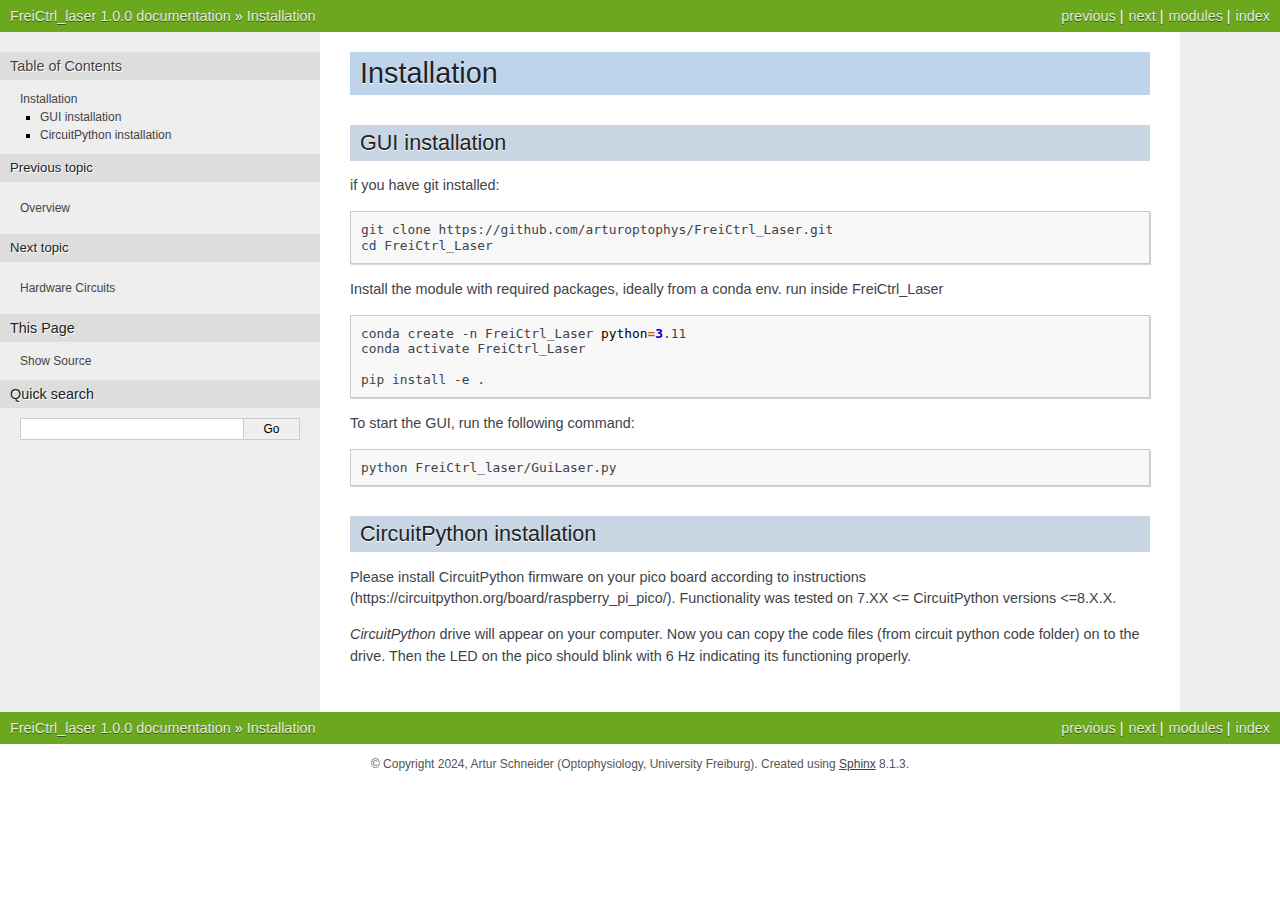
<file: installation.html>
<!DOCTYPE html>

<html lang="en" data-content_root="./">
  <head>
    <meta charset="utf-8" />
    <meta name="viewport" content="width=device-width, initial-scale=1.0" /><meta name="viewport" content="width=device-width, initial-scale=1" />

    <title>Installation &#8212; FreiCtrl_laser 1.0.0 documentation</title>
    <link rel="stylesheet" type="text/css" href="_static/pygments.css?v=a746c00c" />
    <link rel="stylesheet" type="text/css" href="_static/nature.css?v=7610408e" />
    <script src="_static/documentation_options.js?v=8d563738"></script>
    <script src="_static/doctools.js?v=9bcbadda"></script>
    <script src="_static/sphinx_highlight.js?v=dc90522c"></script>
    <link rel="index" title="Index" href="genindex.html" />
    <link rel="search" title="Search" href="search.html" />
    <link rel="next" title="Hardware Circuits" href="hardware_circuits.html" />
    <link rel="prev" title="Overview" href="readme.html" /> 
  </head><body>
    <div class="related" role="navigation" aria-label="Related">
      <h3>Navigation</h3>
      <ul>
        <li class="right" style="margin-right: 10px">
          <a href="genindex.html" title="General Index"
             accesskey="I">index</a></li>
        <li class="right" >
          <a href="py-modindex.html" title="Python Module Index"
             >modules</a> |</li>
        <li class="right" >
          <a href="hardware_circuits.html" title="Hardware Circuits"
             accesskey="N">next</a> |</li>
        <li class="right" >
          <a href="readme.html" title="Overview"
             accesskey="P">previous</a> |</li>
        <li class="nav-item nav-item-0"><a href="index.html">FreiCtrl_laser 1.0.0 documentation</a> &#187;</li>
        <li class="nav-item nav-item-this"><a href="">Installation</a></li> 
      </ul>
    </div>  

    <div class="document">
      <div class="documentwrapper">
        <div class="bodywrapper">
          <div class="body" role="main">
            
  <section id="installation">
<h1>Installation<a class="headerlink" href="#installation" title="Link to this heading">¶</a></h1>
<section id="gui-installation">
<h2>GUI installation<a class="headerlink" href="#gui-installation" title="Link to this heading">¶</a></h2>
<p>if you have git installed:</p>
<div class="highlight-bash notranslate"><div class="highlight"><pre><span></span>git<span class="w"> </span>clone<span class="w"> </span>https://github.com/arturoptophys/FreiCtrl_Laser.git
<span class="nb">cd</span><span class="w"> </span>FreiCtrl_Laser
</pre></div>
</div>
<p>Install the module with required packages, ideally from a conda env.
run inside FreiCtrl_Laser</p>
<div class="highlight-bash notranslate"><div class="highlight"><pre><span></span>conda<span class="w"> </span>create<span class="w"> </span>-n<span class="w"> </span>FreiCtrl_Laser<span class="w"> </span><span class="nv">python</span><span class="o">=</span><span class="m">3</span>.11
conda<span class="w"> </span>activate<span class="w"> </span>FreiCtrl_Laser

pip<span class="w"> </span>install<span class="w"> </span>-e<span class="w"> </span>.
</pre></div>
</div>
<p>To start the GUI, run the following command:</p>
<div class="highlight-bash notranslate"><div class="highlight"><pre><span></span>python<span class="w"> </span>FreiCtrl_laser/GuiLaser.py
</pre></div>
</div>
</section>
<section id="circuitpython-installation">
<h2>CircuitPython installation<a class="headerlink" href="#circuitpython-installation" title="Link to this heading">¶</a></h2>
<p>Please install CircuitPython firmware on your pico board according to instructions (https://circuitpython.org/board/raspberry_pi_pico/).
Functionality was tested on 7.XX &lt;= CircuitPython versions &lt;=8.X.X.</p>
<p><em>CircuitPython</em> drive will appear on your computer. Now you can copy the code files (from circuit python code folder) on to the drive.
Then the LED on the pico should blink with 6 Hz indicating its functioning properly.</p>
</section>
</section>


            <div class="clearer"></div>
          </div>
        </div>
      </div>
      <div class="sphinxsidebar" role="navigation" aria-label="Main">
        <div class="sphinxsidebarwrapper">
  <div>
    <h3><a href="index.html">Table of Contents</a></h3>
    <ul>
<li><a class="reference internal" href="#">Installation</a><ul>
<li><a class="reference internal" href="#gui-installation">GUI installation</a></li>
<li><a class="reference internal" href="#circuitpython-installation">CircuitPython installation</a></li>
</ul>
</li>
</ul>

  </div>
  <div>
    <h4>Previous topic</h4>
    <p class="topless"><a href="readme.html"
                          title="previous chapter">Overview</a></p>
  </div>
  <div>
    <h4>Next topic</h4>
    <p class="topless"><a href="hardware_circuits.html"
                          title="next chapter">Hardware Circuits</a></p>
  </div>
  <div role="note" aria-label="source link">
    <h3>This Page</h3>
    <ul class="this-page-menu">
      <li><a href="_sources/installation.md.txt"
            rel="nofollow">Show Source</a></li>
    </ul>
   </div>
<search id="searchbox" style="display: none" role="search">
  <h3 id="searchlabel">Quick search</h3>
    <div class="searchformwrapper">
    <form class="search" action="search.html" method="get">
      <input type="text" name="q" aria-labelledby="searchlabel" autocomplete="off" autocorrect="off" autocapitalize="off" spellcheck="false"/>
      <input type="submit" value="Go" />
    </form>
    </div>
</search>
<script>document.getElementById('searchbox').style.display = "block"</script>
        </div>
      </div>
      <div class="clearer"></div>
    </div>
    <div class="related" role="navigation" aria-label="Related">
      <h3>Navigation</h3>
      <ul>
        <li class="right" style="margin-right: 10px">
          <a href="genindex.html" title="General Index"
             >index</a></li>
        <li class="right" >
          <a href="py-modindex.html" title="Python Module Index"
             >modules</a> |</li>
        <li class="right" >
          <a href="hardware_circuits.html" title="Hardware Circuits"
             >next</a> |</li>
        <li class="right" >
          <a href="readme.html" title="Overview"
             >previous</a> |</li>
        <li class="nav-item nav-item-0"><a href="index.html">FreiCtrl_laser 1.0.0 documentation</a> &#187;</li>
        <li class="nav-item nav-item-this"><a href="">Installation</a></li> 
      </ul>
    </div>
    <div class="footer" role="contentinfo">
    &#169; Copyright 2024, Artur Schneider (Optophysiology, University Freiburg).
      Created using <a href="https://www.sphinx-doc.org/">Sphinx</a> 8.1.3.
    </div>
  </body>
</html>
</file>
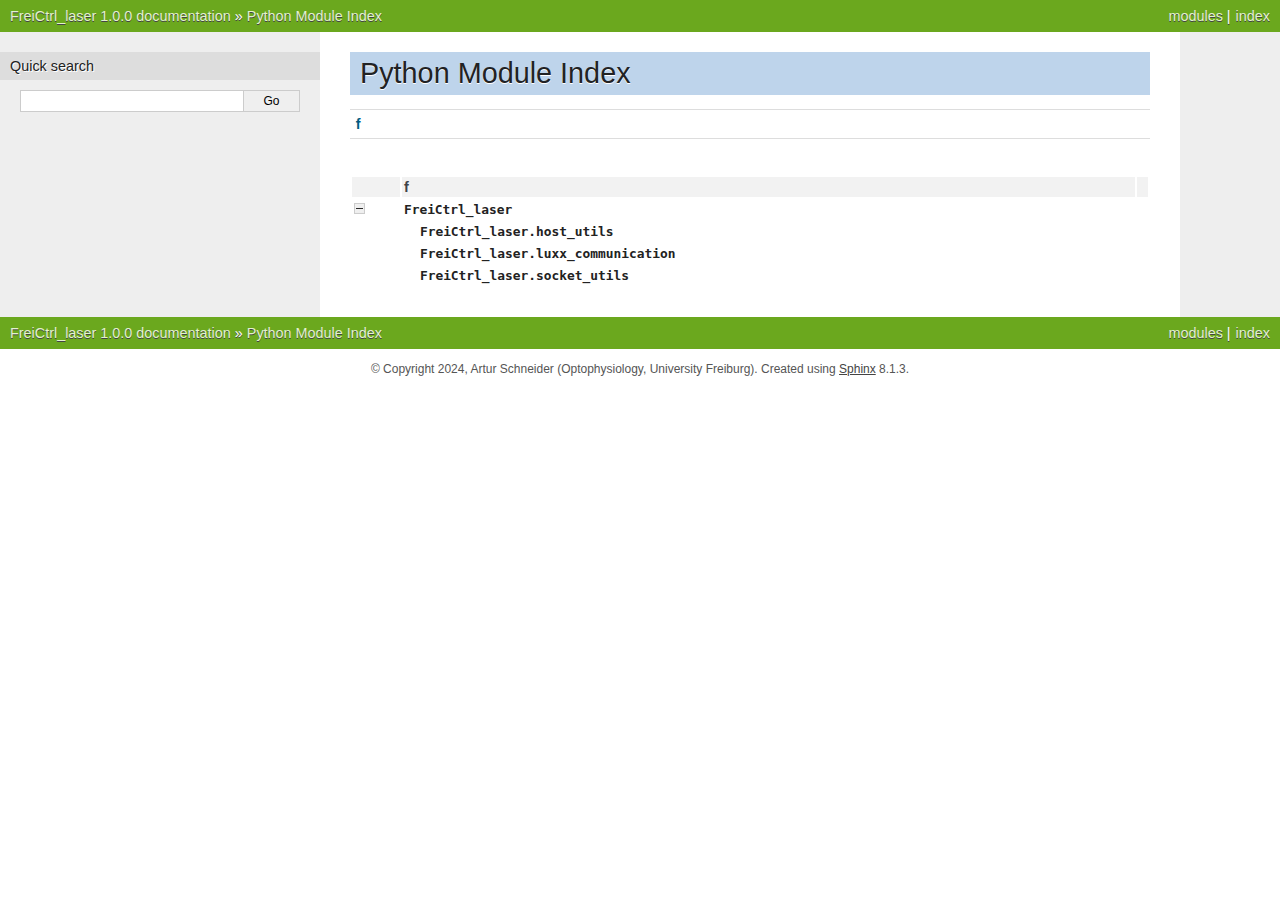
<file: py-modindex.html>
<!DOCTYPE html>

<html lang="en" data-content_root="./">
  <head>
    <meta charset="utf-8" />
    <meta name="viewport" content="width=device-width, initial-scale=1.0" />
    <title>Python Module Index &#8212; FreiCtrl_laser 1.0.0 documentation</title>
    <link rel="stylesheet" type="text/css" href="_static/pygments.css?v=a746c00c" />
    <link rel="stylesheet" type="text/css" href="_static/nature.css?v=7610408e" />
    <script src="_static/documentation_options.js?v=8d563738"></script>
    <script src="_static/doctools.js?v=9bcbadda"></script>
    <script src="_static/sphinx_highlight.js?v=dc90522c"></script>
    <link rel="index" title="Index" href="genindex.html" />
    <link rel="search" title="Search" href="search.html" />
 


  </head><body>
    <div class="related" role="navigation" aria-label="Related">
      <h3>Navigation</h3>
      <ul>
        <li class="right" style="margin-right: 10px">
          <a href="genindex.html" title="General Index"
             accesskey="I">index</a></li>
        <li class="right" >
          <a href="#" title="Python Module Index"
             >modules</a> |</li>
        <li class="nav-item nav-item-0"><a href="index.html">FreiCtrl_laser 1.0.0 documentation</a> &#187;</li>
        <li class="nav-item nav-item-this"><a href="">Python Module Index</a></li> 
      </ul>
    </div>  

    <div class="document">
      <div class="documentwrapper">
        <div class="bodywrapper">
          <div class="body" role="main">
            

   <h1>Python Module Index</h1>

   <div class="modindex-jumpbox">
   <a href="#cap-f"><strong>f</strong></a>
   </div>

   <table class="indextable modindextable">
     <tr class="pcap"><td></td><td>&#160;</td><td></td></tr>
     <tr class="cap" id="cap-f"><td></td><td>
       <strong>f</strong></td><td></td></tr>
     <tr>
       <td><img src="_static/minus.png" class="toggler"
              id="toggle-1" style="display: none" alt="-" /></td>
       <td>
       <code class="xref">FreiCtrl_laser</code></td><td>
       <em></em></td></tr>
     <tr class="cg-1">
       <td></td>
       <td>&#160;&#160;&#160;
       <a href="api.html#module-FreiCtrl_laser.host_utils"><code class="xref">FreiCtrl_laser.host_utils</code></a></td><td>
       <em></em></td></tr>
     <tr class="cg-1">
       <td></td>
       <td>&#160;&#160;&#160;
       <a href="api.html#module-FreiCtrl_laser.luxx_communication"><code class="xref">FreiCtrl_laser.luxx_communication</code></a></td><td>
       <em></em></td></tr>
     <tr class="cg-1">
       <td></td>
       <td>&#160;&#160;&#160;
       <a href="api.html#module-FreiCtrl_laser.socket_utils"><code class="xref">FreiCtrl_laser.socket_utils</code></a></td><td>
       <em></em></td></tr>
   </table>


            <div class="clearer"></div>
          </div>
        </div>
      </div>
      <div class="sphinxsidebar" role="navigation" aria-label="Main">
        <div class="sphinxsidebarwrapper">
<search id="searchbox" style="display: none" role="search">
  <h3 id="searchlabel">Quick search</h3>
    <div class="searchformwrapper">
    <form class="search" action="search.html" method="get">
      <input type="text" name="q" aria-labelledby="searchlabel" autocomplete="off" autocorrect="off" autocapitalize="off" spellcheck="false"/>
      <input type="submit" value="Go" />
    </form>
    </div>
</search>
<script>document.getElementById('searchbox').style.display = "block"</script>
        </div>
      </div>
      <div class="clearer"></div>
    </div>
    <div class="related" role="navigation" aria-label="Related">
      <h3>Navigation</h3>
      <ul>
        <li class="right" style="margin-right: 10px">
          <a href="genindex.html" title="General Index"
             >index</a></li>
        <li class="right" >
          <a href="#" title="Python Module Index"
             >modules</a> |</li>
        <li class="nav-item nav-item-0"><a href="index.html">FreiCtrl_laser 1.0.0 documentation</a> &#187;</li>
        <li class="nav-item nav-item-this"><a href="">Python Module Index</a></li> 
      </ul>
    </div>
    <div class="footer" role="contentinfo">
    &#169; Copyright 2024, Artur Schneider (Optophysiology, University Freiburg).
      Created using <a href="https://www.sphinx-doc.org/">Sphinx</a> 8.1.3.
    </div>
  </body>
</html>
</file>
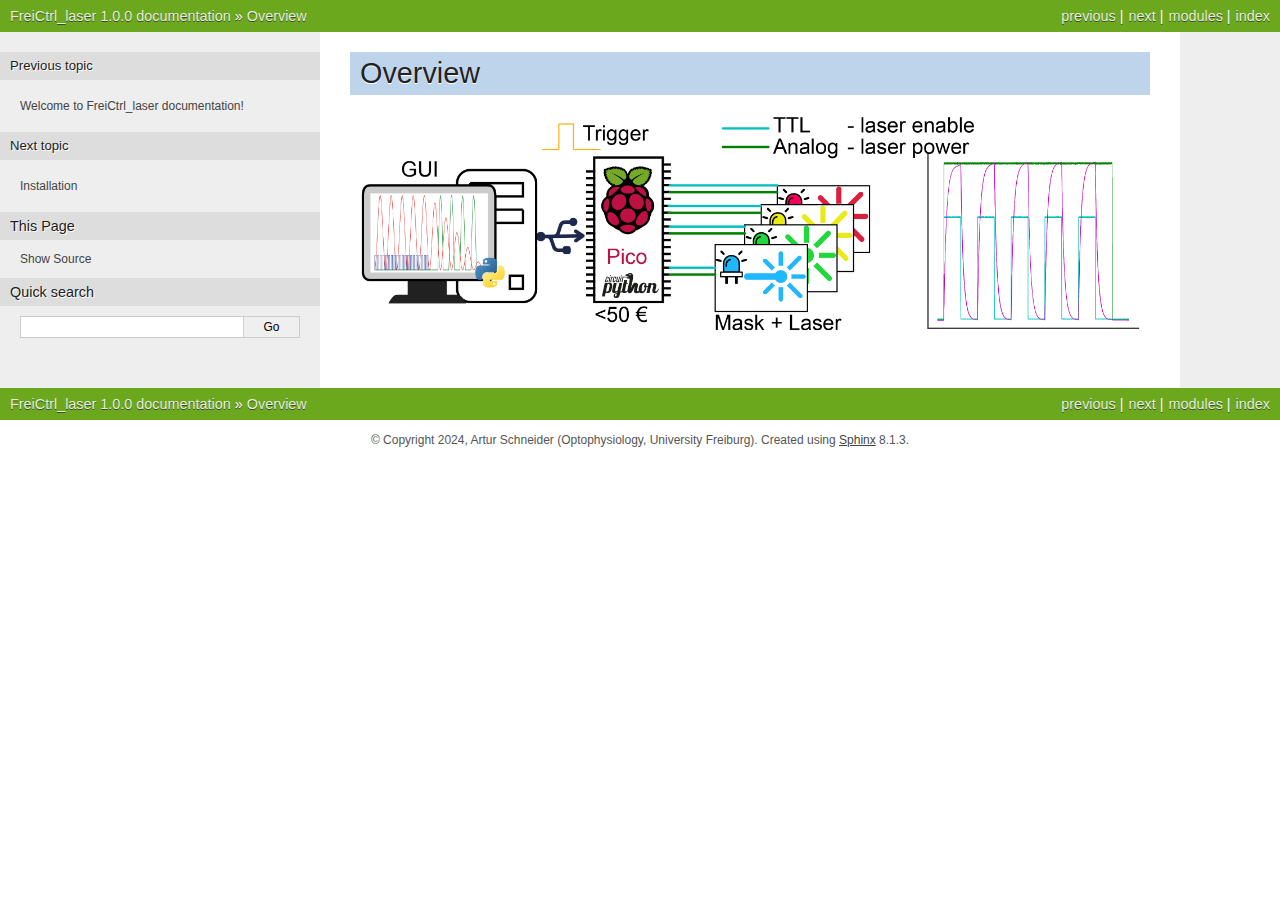
<file: readme.html>
<!DOCTYPE html>

<html lang="en" data-content_root="./">
  <head>
    <meta charset="utf-8" />
    <meta name="viewport" content="width=device-width, initial-scale=1.0" /><meta name="viewport" content="width=device-width, initial-scale=1" />

    <title>Overview &#8212; FreiCtrl_laser 1.0.0 documentation</title>
    <link rel="stylesheet" type="text/css" href="_static/pygments.css?v=a746c00c" />
    <link rel="stylesheet" type="text/css" href="_static/nature.css?v=7610408e" />
    <script src="_static/documentation_options.js?v=8d563738"></script>
    <script src="_static/doctools.js?v=9bcbadda"></script>
    <script src="_static/sphinx_highlight.js?v=dc90522c"></script>
    <link rel="index" title="Index" href="genindex.html" />
    <link rel="search" title="Search" href="search.html" />
    <link rel="next" title="Installation" href="installation.html" />
    <link rel="prev" title="Welcome to FreiCtrl_laser documentation!" href="index.html" /> 
  </head><body>
    <div class="related" role="navigation" aria-label="Related">
      <h3>Navigation</h3>
      <ul>
        <li class="right" style="margin-right: 10px">
          <a href="genindex.html" title="General Index"
             accesskey="I">index</a></li>
        <li class="right" >
          <a href="py-modindex.html" title="Python Module Index"
             >modules</a> |</li>
        <li class="right" >
          <a href="installation.html" title="Installation"
             accesskey="N">next</a> |</li>
        <li class="right" >
          <a href="index.html" title="Welcome to FreiCtrl_laser documentation!"
             accesskey="P">previous</a> |</li>
        <li class="nav-item nav-item-0"><a href="index.html">FreiCtrl_laser 1.0.0 documentation</a> &#187;</li>
        <li class="nav-item nav-item-this"><a href="">Overview</a></li> 
      </ul>
    </div>  

    <div class="document">
      <div class="documentwrapper">
        <div class="bodywrapper">
          <div class="body" role="main">
            
  <section id="overview">
<h1>Overview<a class="headerlink" href="#overview" title="Link to this heading">¶</a></h1>
<p><img alt="HillYMaze_board-09.png" src="_images/HillYMaze_board-09.png" /></p>
</section>


            <div class="clearer"></div>
          </div>
        </div>
      </div>
      <div class="sphinxsidebar" role="navigation" aria-label="Main">
        <div class="sphinxsidebarwrapper">
  <div>
    <h4>Previous topic</h4>
    <p class="topless"><a href="index.html"
                          title="previous chapter">Welcome to FreiCtrl_laser documentation!</a></p>
  </div>
  <div>
    <h4>Next topic</h4>
    <p class="topless"><a href="installation.html"
                          title="next chapter">Installation</a></p>
  </div>
  <div role="note" aria-label="source link">
    <h3>This Page</h3>
    <ul class="this-page-menu">
      <li><a href="_sources/readme.md.txt"
            rel="nofollow">Show Source</a></li>
    </ul>
   </div>
<search id="searchbox" style="display: none" role="search">
  <h3 id="searchlabel">Quick search</h3>
    <div class="searchformwrapper">
    <form class="search" action="search.html" method="get">
      <input type="text" name="q" aria-labelledby="searchlabel" autocomplete="off" autocorrect="off" autocapitalize="off" spellcheck="false"/>
      <input type="submit" value="Go" />
    </form>
    </div>
</search>
<script>document.getElementById('searchbox').style.display = "block"</script>
        </div>
      </div>
      <div class="clearer"></div>
    </div>
    <div class="related" role="navigation" aria-label="Related">
      <h3>Navigation</h3>
      <ul>
        <li class="right" style="margin-right: 10px">
          <a href="genindex.html" title="General Index"
             >index</a></li>
        <li class="right" >
          <a href="py-modindex.html" title="Python Module Index"
             >modules</a> |</li>
        <li class="right" >
          <a href="installation.html" title="Installation"
             >next</a> |</li>
        <li class="right" >
          <a href="index.html" title="Welcome to FreiCtrl_laser documentation!"
             >previous</a> |</li>
        <li class="nav-item nav-item-0"><a href="index.html">FreiCtrl_laser 1.0.0 documentation</a> &#187;</li>
        <li class="nav-item nav-item-this"><a href="">Overview</a></li> 
      </ul>
    </div>
    <div class="footer" role="contentinfo">
    &#169; Copyright 2024, Artur Schneider (Optophysiology, University Freiburg).
      Created using <a href="https://www.sphinx-doc.org/">Sphinx</a> 8.1.3.
    </div>
  </body>
</html>
</file>
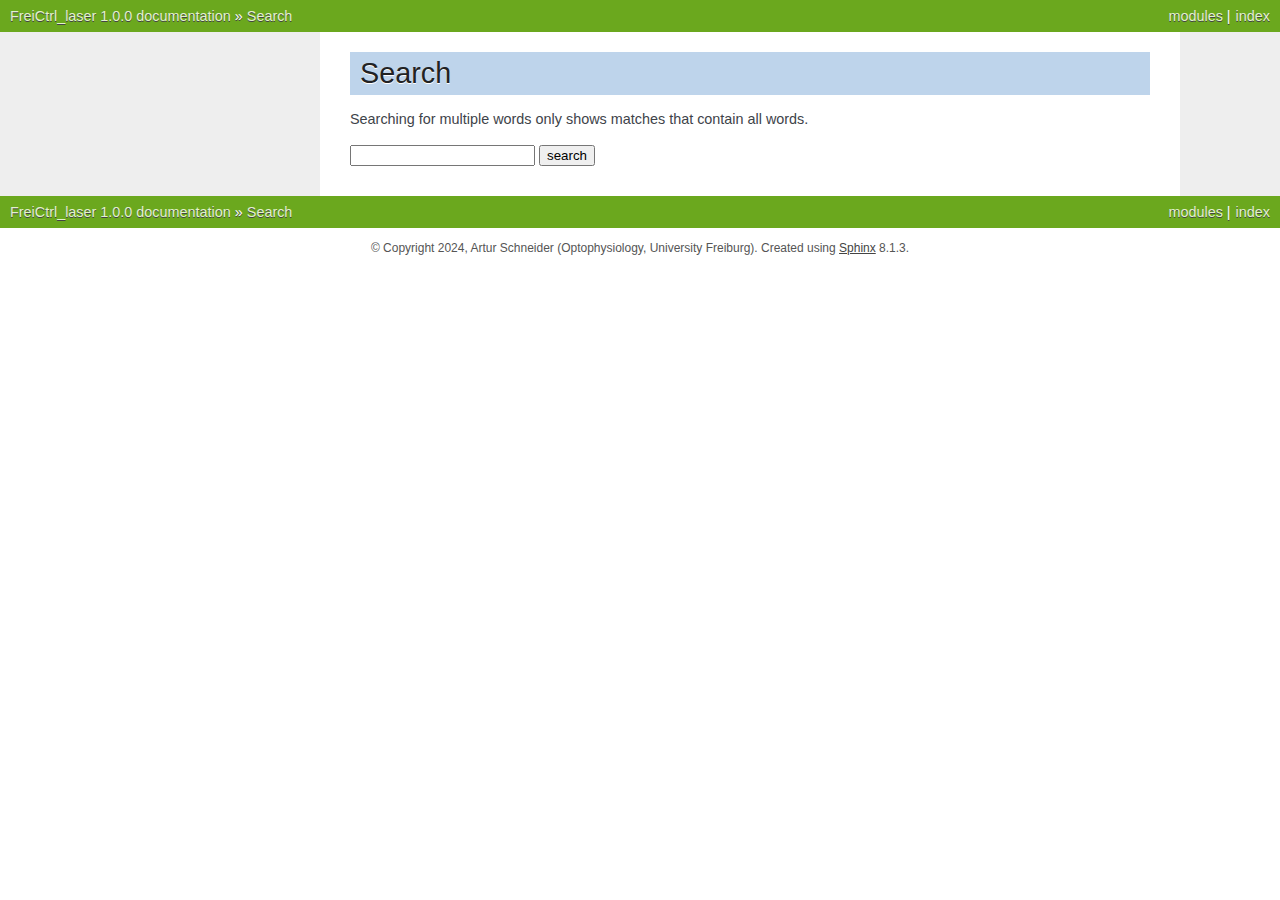
<file: search.html>
<!DOCTYPE html>

<html lang="en" data-content_root="./">
  <head>
    <meta charset="utf-8" />
    <meta name="viewport" content="width=device-width, initial-scale=1.0" />
    <title>Search &#8212; FreiCtrl_laser 1.0.0 documentation</title>
    <link rel="stylesheet" type="text/css" href="_static/pygments.css?v=a746c00c" />
    <link rel="stylesheet" type="text/css" href="_static/nature.css?v=7610408e" />
    
    <script src="_static/documentation_options.js?v=8d563738"></script>
    <script src="_static/doctools.js?v=9bcbadda"></script>
    <script src="_static/sphinx_highlight.js?v=dc90522c"></script>
    <script src="_static/searchtools.js"></script>
    <script src="_static/language_data.js"></script>
    <link rel="index" title="Index" href="genindex.html" />
    <link rel="search" title="Search" href="#" />
    <script src="searchindex.js" defer="defer"></script>
    <meta name="robots" content="noindex" />
     

  </head><body>
    <div class="related" role="navigation" aria-label="Related">
      <h3>Navigation</h3>
      <ul>
        <li class="right" style="margin-right: 10px">
          <a href="genindex.html" title="General Index"
             accesskey="I">index</a></li>
        <li class="right" >
          <a href="py-modindex.html" title="Python Module Index"
             >modules</a> |</li>
        <li class="nav-item nav-item-0"><a href="index.html">FreiCtrl_laser 1.0.0 documentation</a> &#187;</li>
        <li class="nav-item nav-item-this"><a href="">Search</a></li> 
      </ul>
    </div>  

    <div class="document">
      <div class="documentwrapper">
        <div class="bodywrapper">
          <div class="body" role="main">
            
  <h1 id="search-documentation">Search</h1>
  
  <noscript>
  <div class="admonition warning">
  <p>
    Please activate JavaScript to enable the search
    functionality.
  </p>
  </div>
  </noscript>
  
  
  <p>
    Searching for multiple words only shows matches that contain
    all words.
  </p>
  
  
  <form action="" method="get">
    <input type="text" name="q" aria-labelledby="search-documentation" value="" autocomplete="off" autocorrect="off" autocapitalize="off" spellcheck="false"/>
    <input type="submit" value="search" />
    <span id="search-progress" style="padding-left: 10px"></span>
  </form>
  
  
  <div id="search-results"></div>
  

            <div class="clearer"></div>
          </div>
        </div>
      </div>
      <div class="sphinxsidebar" role="navigation" aria-label="Main">
        <div class="sphinxsidebarwrapper">
        </div>
      </div>
      <div class="clearer"></div>
    </div>
    <div class="related" role="navigation" aria-label="Related">
      <h3>Navigation</h3>
      <ul>
        <li class="right" style="margin-right: 10px">
          <a href="genindex.html" title="General Index"
             >index</a></li>
        <li class="right" >
          <a href="py-modindex.html" title="Python Module Index"
             >modules</a> |</li>
        <li class="nav-item nav-item-0"><a href="index.html">FreiCtrl_laser 1.0.0 documentation</a> &#187;</li>
        <li class="nav-item nav-item-this"><a href="">Search</a></li> 
      </ul>
    </div>
    <div class="footer" role="contentinfo">
    &#169; Copyright 2024, Artur Schneider (Optophysiology, University Freiburg).
      Created using <a href="https://www.sphinx-doc.org/">Sphinx</a> 8.1.3.
    </div>
  </body>
</html>
</file>
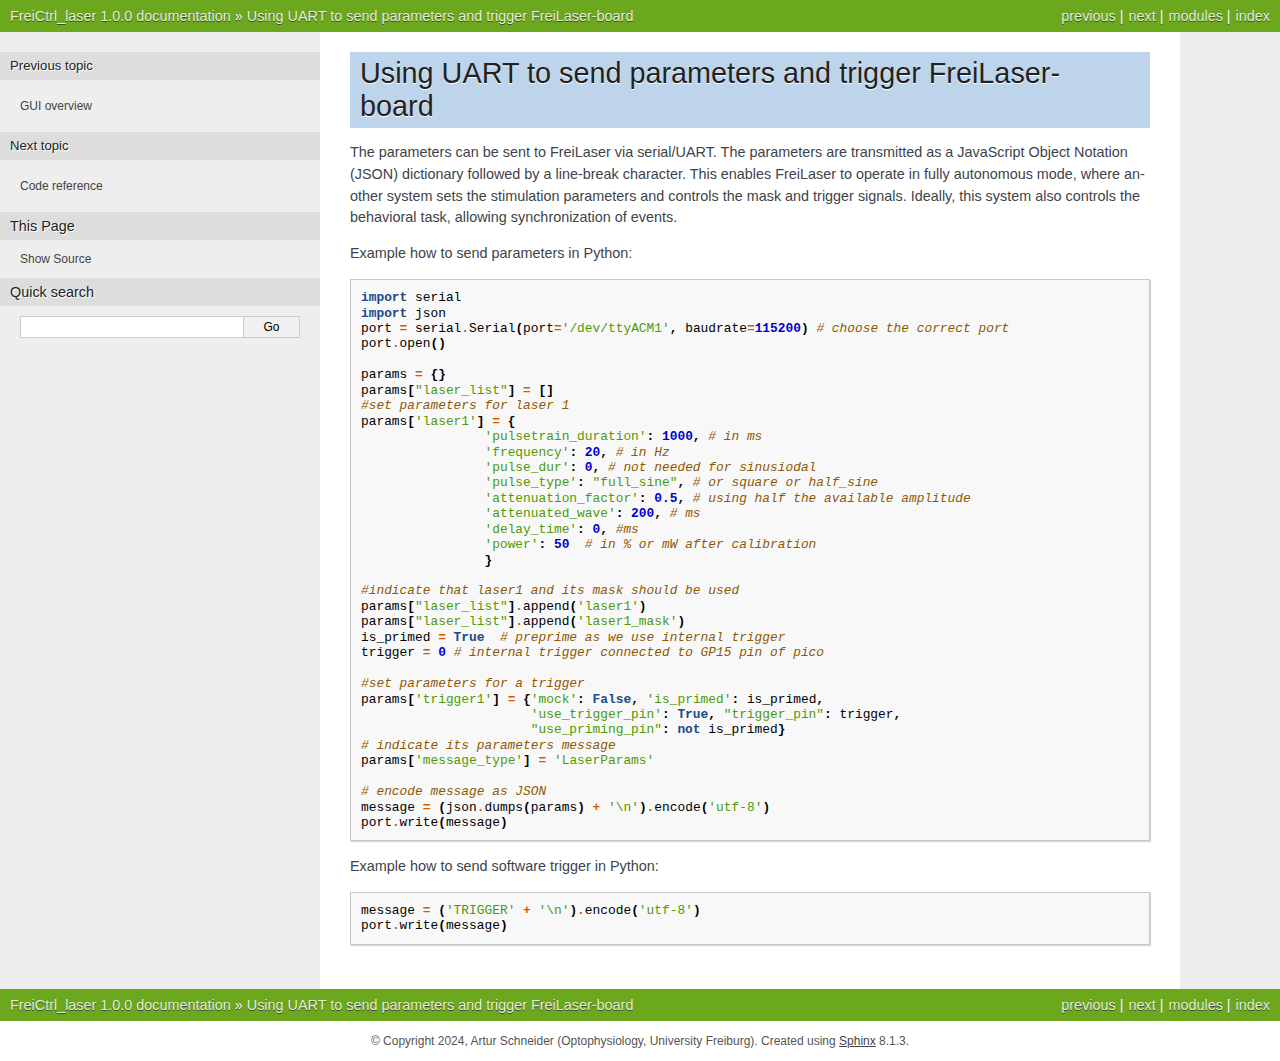
<file: uart_api.html>
<!DOCTYPE html>

<html lang="en" data-content_root="./">
  <head>
    <meta charset="utf-8" />
    <meta name="viewport" content="width=device-width, initial-scale=1.0" /><meta name="viewport" content="width=device-width, initial-scale=1" />

    <title>Using UART to send parameters and trigger FreiLaser-board &#8212; FreiCtrl_laser 1.0.0 documentation</title>
    <link rel="stylesheet" type="text/css" href="_static/pygments.css?v=a746c00c" />
    <link rel="stylesheet" type="text/css" href="_static/nature.css?v=7610408e" />
    <script src="_static/documentation_options.js?v=8d563738"></script>
    <script src="_static/doctools.js?v=9bcbadda"></script>
    <script src="_static/sphinx_highlight.js?v=dc90522c"></script>
    <link rel="index" title="Index" href="genindex.html" />
    <link rel="search" title="Search" href="search.html" />
    <link rel="next" title="Code reference" href="api.html" />
    <link rel="prev" title="GUI overview" href="gui.html" /> 
  </head><body>
    <div class="related" role="navigation" aria-label="Related">
      <h3>Navigation</h3>
      <ul>
        <li class="right" style="margin-right: 10px">
          <a href="genindex.html" title="General Index"
             accesskey="I">index</a></li>
        <li class="right" >
          <a href="py-modindex.html" title="Python Module Index"
             >modules</a> |</li>
        <li class="right" >
          <a href="api.html" title="Code reference"
             accesskey="N">next</a> |</li>
        <li class="right" >
          <a href="gui.html" title="GUI overview"
             accesskey="P">previous</a> |</li>
        <li class="nav-item nav-item-0"><a href="index.html">FreiCtrl_laser 1.0.0 documentation</a> &#187;</li>
        <li class="nav-item nav-item-this"><a href="">Using UART to send parameters and trigger FreiLaser-board</a></li> 
      </ul>
    </div>  

    <div class="document">
      <div class="documentwrapper">
        <div class="bodywrapper">
          <div class="body" role="main">
            
  <section id="using-uart-to-send-parameters-and-trigger-freilaser-board">
<h1>Using UART to send parameters and trigger FreiLaser-board<a class="headerlink" href="#using-uart-to-send-parameters-and-trigger-freilaser-board" title="Link to this heading">¶</a></h1>
<p>The parameters can be sent to FreiLaser via serial/UART. The parameters are transmitted as a JavaScript Object Notation
(JSON) dictionary followed by a line-break character. This enables FreiLaser to operate in fully autonomous mode, where
another system sets the stimulation parameters and controls the mask and trigger signals. Ideally, this system also
controls the behavioral task, allowing synchronization of events.</p>
<p>Example how to send parameters in Python:</p>
<div class="highlight-python notranslate"><div class="highlight"><pre><span></span><span class="kn">import</span> <span class="nn">serial</span> 
<span class="kn">import</span> <span class="nn">json</span>
<span class="n">port</span> <span class="o">=</span> <span class="n">serial</span><span class="o">.</span><span class="n">Serial</span><span class="p">(</span><span class="n">port</span><span class="o">=</span><span class="s1">&#39;/dev/ttyACM1&#39;</span><span class="p">,</span> <span class="n">baudrate</span><span class="o">=</span><span class="mi">115200</span><span class="p">)</span> <span class="c1"># choose the correct port</span>
<span class="n">port</span><span class="o">.</span><span class="n">open</span><span class="p">()</span>

<span class="n">params</span> <span class="o">=</span> <span class="p">{}</span>
<span class="n">params</span><span class="p">[</span><span class="s2">&quot;laser_list&quot;</span><span class="p">]</span> <span class="o">=</span> <span class="p">[]</span>
<span class="c1">#set parameters for laser 1</span>
<span class="n">params</span><span class="p">[</span><span class="s1">&#39;laser1&#39;</span><span class="p">]</span> <span class="o">=</span> <span class="p">{</span>
                <span class="s1">&#39;pulsetrain_duration&#39;</span><span class="p">:</span> <span class="mi">1000</span><span class="p">,</span> <span class="c1"># in ms</span>
                <span class="s1">&#39;frequency&#39;</span><span class="p">:</span> <span class="mi">20</span><span class="p">,</span> <span class="c1"># in Hz</span>
                <span class="s1">&#39;pulse_dur&#39;</span><span class="p">:</span> <span class="mi">0</span><span class="p">,</span> <span class="c1"># not needed for sinusiodal</span>
                <span class="s1">&#39;pulse_type&#39;</span><span class="p">:</span> <span class="s2">&quot;full_sine&quot;</span><span class="p">,</span> <span class="c1"># or square or half_sine</span>
                <span class="s1">&#39;attenuation_factor&#39;</span><span class="p">:</span> <span class="mf">0.5</span><span class="p">,</span> <span class="c1"># using half the available amplitude</span>
                <span class="s1">&#39;attenuated_wave&#39;</span><span class="p">:</span> <span class="mi">200</span><span class="p">,</span> <span class="c1"># ms</span>
                <span class="s1">&#39;delay_time&#39;</span><span class="p">:</span> <span class="mi">0</span><span class="p">,</span> <span class="c1">#ms                    </span>
                <span class="s1">&#39;power&#39;</span><span class="p">:</span> <span class="mi">50</span>  <span class="c1"># in % or mW after calibration</span>
                <span class="p">}</span> 
                
<span class="c1">#indicate that laser1 and its mask should be used</span>
<span class="n">params</span><span class="p">[</span><span class="s2">&quot;laser_list&quot;</span><span class="p">]</span><span class="o">.</span><span class="n">append</span><span class="p">(</span><span class="s1">&#39;laser1&#39;</span><span class="p">)</span>
<span class="n">params</span><span class="p">[</span><span class="s2">&quot;laser_list&quot;</span><span class="p">]</span><span class="o">.</span><span class="n">append</span><span class="p">(</span><span class="s1">&#39;laser1_mask&#39;</span><span class="p">)</span>   
<span class="n">is_primed</span> <span class="o">=</span> <span class="kc">True</span>  <span class="c1"># preprime as we use internal trigger</span>
<span class="n">trigger</span> <span class="o">=</span> <span class="mi">0</span> <span class="c1"># internal trigger connected to GP15 pin of pico </span>

<span class="c1">#set parameters for a trigger</span>
<span class="n">params</span><span class="p">[</span><span class="s1">&#39;trigger1&#39;</span><span class="p">]</span> <span class="o">=</span> <span class="p">{</span><span class="s1">&#39;mock&#39;</span><span class="p">:</span> <span class="kc">False</span><span class="p">,</span> <span class="s1">&#39;is_primed&#39;</span><span class="p">:</span> <span class="n">is_primed</span><span class="p">,</span>
                      <span class="s1">&#39;use_trigger_pin&#39;</span><span class="p">:</span> <span class="kc">True</span><span class="p">,</span> <span class="s2">&quot;trigger_pin&quot;</span><span class="p">:</span> <span class="n">trigger</span><span class="p">,</span>
                      <span class="s2">&quot;use_priming_pin&quot;</span><span class="p">:</span> <span class="ow">not</span> <span class="n">is_primed</span><span class="p">}</span>
<span class="c1"># indicate its parameters message</span>
<span class="n">params</span><span class="p">[</span><span class="s1">&#39;message_type&#39;</span><span class="p">]</span> <span class="o">=</span> <span class="s1">&#39;LaserParams&#39;</span> 

<span class="c1"># encode message as JSON</span>
<span class="n">message</span> <span class="o">=</span> <span class="p">(</span><span class="n">json</span><span class="o">.</span><span class="n">dumps</span><span class="p">(</span><span class="n">params</span><span class="p">)</span> <span class="o">+</span> <span class="s1">&#39;</span><span class="se">\n</span><span class="s1">&#39;</span><span class="p">)</span><span class="o">.</span><span class="n">encode</span><span class="p">(</span><span class="s1">&#39;utf-8&#39;</span><span class="p">)</span> 
<span class="n">port</span><span class="o">.</span><span class="n">write</span><span class="p">(</span><span class="n">message</span><span class="p">)</span>    
</pre></div>
</div>
<p>Example how to send software trigger in Python:</p>
<div class="highlight-python notranslate"><div class="highlight"><pre><span></span><span class="n">message</span> <span class="o">=</span> <span class="p">(</span><span class="s1">&#39;TRIGGER&#39;</span> <span class="o">+</span> <span class="s1">&#39;</span><span class="se">\n</span><span class="s1">&#39;</span><span class="p">)</span><span class="o">.</span><span class="n">encode</span><span class="p">(</span><span class="s1">&#39;utf-8&#39;</span><span class="p">)</span>
<span class="n">port</span><span class="o">.</span><span class="n">write</span><span class="p">(</span><span class="n">message</span><span class="p">)</span> 
</pre></div>
</div>
</section>


            <div class="clearer"></div>
          </div>
        </div>
      </div>
      <div class="sphinxsidebar" role="navigation" aria-label="Main">
        <div class="sphinxsidebarwrapper">
  <div>
    <h4>Previous topic</h4>
    <p class="topless"><a href="gui.html"
                          title="previous chapter">GUI overview</a></p>
  </div>
  <div>
    <h4>Next topic</h4>
    <p class="topless"><a href="api.html"
                          title="next chapter">Code reference</a></p>
  </div>
  <div role="note" aria-label="source link">
    <h3>This Page</h3>
    <ul class="this-page-menu">
      <li><a href="_sources/uart_api.md.txt"
            rel="nofollow">Show Source</a></li>
    </ul>
   </div>
<search id="searchbox" style="display: none" role="search">
  <h3 id="searchlabel">Quick search</h3>
    <div class="searchformwrapper">
    <form class="search" action="search.html" method="get">
      <input type="text" name="q" aria-labelledby="searchlabel" autocomplete="off" autocorrect="off" autocapitalize="off" spellcheck="false"/>
      <input type="submit" value="Go" />
    </form>
    </div>
</search>
<script>document.getElementById('searchbox').style.display = "block"</script>
        </div>
      </div>
      <div class="clearer"></div>
    </div>
    <div class="related" role="navigation" aria-label="Related">
      <h3>Navigation</h3>
      <ul>
        <li class="right" style="margin-right: 10px">
          <a href="genindex.html" title="General Index"
             >index</a></li>
        <li class="right" >
          <a href="py-modindex.html" title="Python Module Index"
             >modules</a> |</li>
        <li class="right" >
          <a href="api.html" title="Code reference"
             >next</a> |</li>
        <li class="right" >
          <a href="gui.html" title="GUI overview"
             >previous</a> |</li>
        <li class="nav-item nav-item-0"><a href="index.html">FreiCtrl_laser 1.0.0 documentation</a> &#187;</li>
        <li class="nav-item nav-item-this"><a href="">Using UART to send parameters and trigger FreiLaser-board</a></li> 
      </ul>
    </div>
    <div class="footer" role="contentinfo">
    &#169; Copyright 2024, Artur Schneider (Optophysiology, University Freiburg).
      Created using <a href="https://www.sphinx-doc.org/">Sphinx</a> 8.1.3.
    </div>
  </body>
</html>
</file>
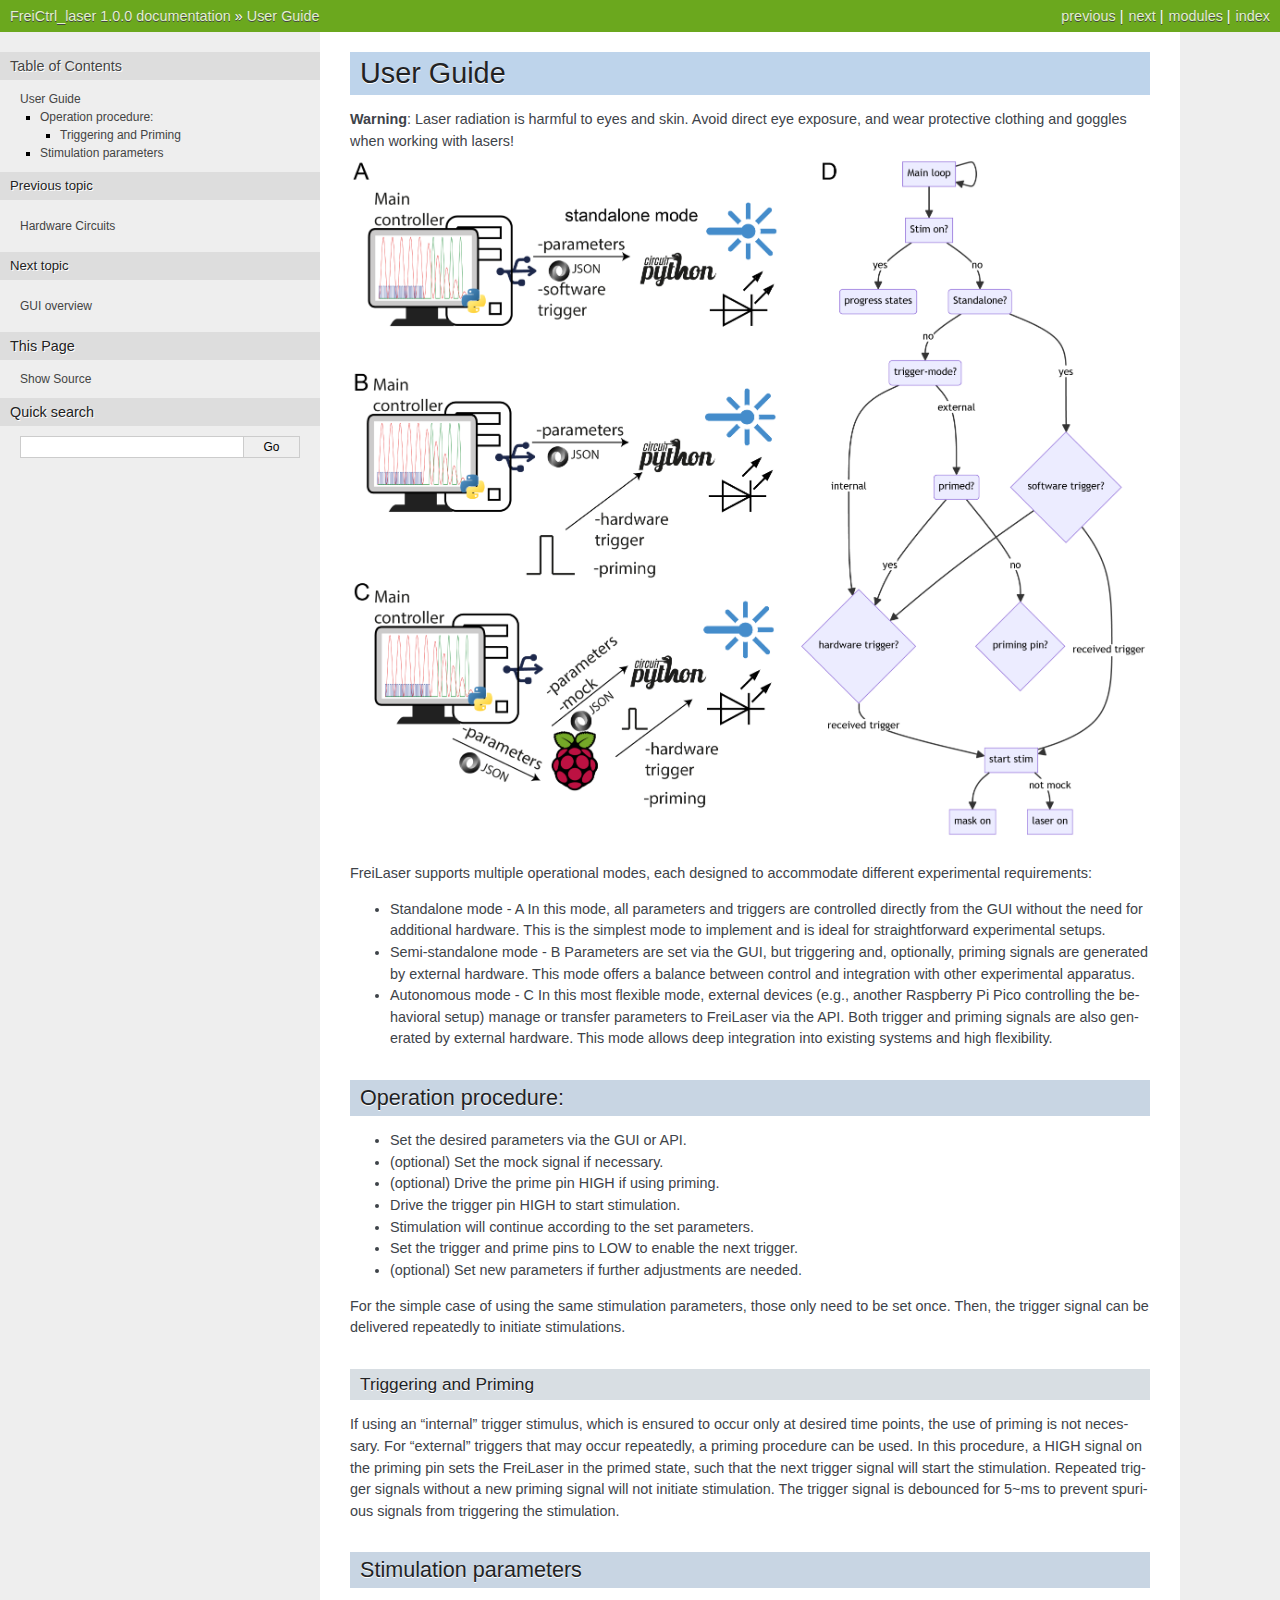
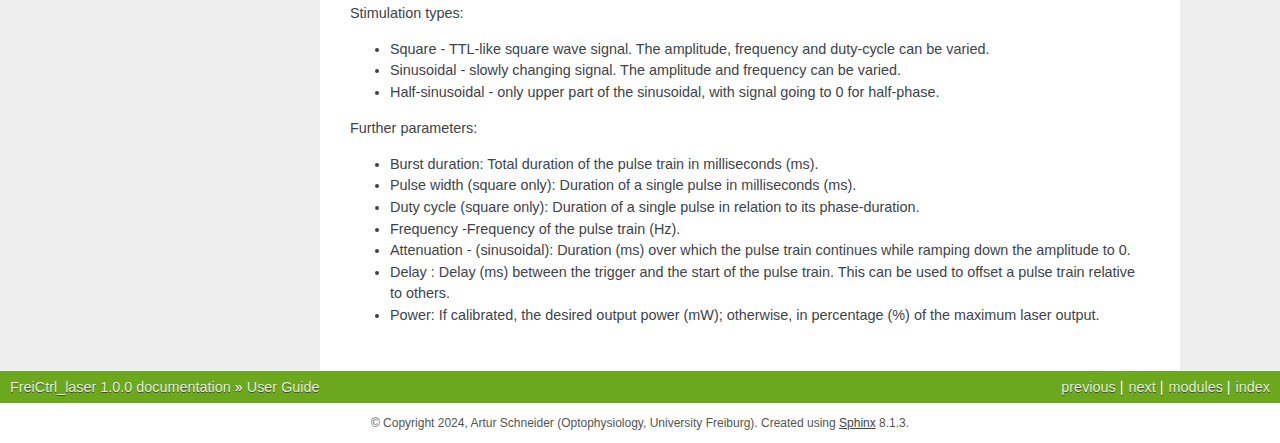
<file: user_guide.html>
<!DOCTYPE html>

<html lang="en" data-content_root="./">
  <head>
    <meta charset="utf-8" />
    <meta name="viewport" content="width=device-width, initial-scale=1.0" /><meta name="viewport" content="width=device-width, initial-scale=1" />

    <title>User Guide &#8212; FreiCtrl_laser 1.0.0 documentation</title>
    <link rel="stylesheet" type="text/css" href="_static/pygments.css?v=a746c00c" />
    <link rel="stylesheet" type="text/css" href="_static/nature.css?v=7610408e" />
    <script src="_static/documentation_options.js?v=8d563738"></script>
    <script src="_static/doctools.js?v=9bcbadda"></script>
    <script src="_static/sphinx_highlight.js?v=dc90522c"></script>
    <link rel="index" title="Index" href="genindex.html" />
    <link rel="search" title="Search" href="search.html" />
    <link rel="next" title="GUI overview" href="gui.html" />
    <link rel="prev" title="Hardware Circuits" href="hardware_circuits.html" /> 
  </head><body>
    <div class="related" role="navigation" aria-label="Related">
      <h3>Navigation</h3>
      <ul>
        <li class="right" style="margin-right: 10px">
          <a href="genindex.html" title="General Index"
             accesskey="I">index</a></li>
        <li class="right" >
          <a href="py-modindex.html" title="Python Module Index"
             >modules</a> |</li>
        <li class="right" >
          <a href="gui.html" title="GUI overview"
             accesskey="N">next</a> |</li>
        <li class="right" >
          <a href="hardware_circuits.html" title="Hardware Circuits"
             accesskey="P">previous</a> |</li>
        <li class="nav-item nav-item-0"><a href="index.html">FreiCtrl_laser 1.0.0 documentation</a> &#187;</li>
        <li class="nav-item nav-item-this"><a href="">User Guide</a></li> 
      </ul>
    </div>  

    <div class="document">
      <div class="documentwrapper">
        <div class="bodywrapper">
          <div class="body" role="main">
            
  <section id="user-guide">
<h1>User Guide<a class="headerlink" href="#user-guide" title="Link to this heading">¶</a></h1>
<p><strong>Warning</strong>: Laser radiation is harmful to eyes and skin. Avoid direct eye exposure, and wear protective clothing and goggles when working with lasers!
<img alt="User Guide" src="_images/HillYMaze_board-02.png" /></p>
<p>FreiLaser supports multiple operational modes, each designed to accommodate different experimental
requirements:</p>
<ul class="simple">
<li><p>Standalone mode - A In this mode, all parameters and triggers are controlled directly from the GUI without the need for additional hardware. This is the simplest mode to implement and is ideal for straightforward experimental setups.</p></li>
<li><p>Semi-standalone mode - B Parameters are set via the GUI, but triggering and, optionally, priming signals are generated by external hardware. This mode offers a balance between control and integration with other experimental apparatus.</p></li>
<li><p>Autonomous mode - C In this most flexible mode, external devices (e.g., another Raspberry Pi Pico controlling the behavioral setup) manage or transfer parameters to FreiLaser via the API. Both trigger and priming signals are also generated by external hardware. This mode allows deep integration into existing systems and high flexibility.</p></li>
</ul>
<section id="operation-procedure">
<h2>Operation procedure:<a class="headerlink" href="#operation-procedure" title="Link to this heading">¶</a></h2>
<ul class="simple">
<li><p>Set the desired parameters via the GUI or API.</p></li>
<li><p>(optional) Set the mock signal if necessary.</p></li>
<li><p>(optional) Drive the prime pin HIGH if using priming.</p></li>
<li><p>Drive the trigger pin HIGH to start stimulation.</p></li>
<li><p>Stimulation will continue according to the set parameters.</p></li>
<li><p>Set the trigger and prime pins to LOW to enable the next trigger.</p></li>
<li><p>(optional) Set new parameters if further adjustments are needed.</p></li>
</ul>
<p>For the simple case of using the same stimulation parameters, those only need to be set once.
Then, the trigger signal can be delivered repeatedly to initiate stimulations.</p>
<section id="triggering-and-priming">
<h3>Triggering and Priming<a class="headerlink" href="#triggering-and-priming" title="Link to this heading">¶</a></h3>
<p>If using an “internal” trigger stimulus, which is ensured to occur only at desired time points,
the use of priming is not necessary. For “external” triggers that may occur repeatedly,
a priming procedure can be used. In this procedure, a HIGH signal on the priming pin sets
the FreiLaser in the primed state, such that the next trigger signal will start the stimulation.
Repeated trigger signals without a new priming signal will not initiate stimulation.
The trigger signal is debounced for 5~ms to prevent spurious signals from triggering
the stimulation.</p>
</section>
</section>
<section id="stimulation-parameters">
<h2>Stimulation parameters<a class="headerlink" href="#stimulation-parameters" title="Link to this heading">¶</a></h2>
<p>Stimulation types:</p>
<ul class="simple">
<li><p>Square - TTL-like square wave signal. The amplitude, frequency and duty-cycle can be varied.</p></li>
<li><p>Sinusoidal - slowly changing signal. The amplitude and frequency can be varied.</p></li>
<li><p>Half-sinusoidal - only upper part of the sinusoidal, with signal going to 0 for half-phase.</p></li>
</ul>
<p>Further parameters:</p>
<ul class="simple">
<li><p>Burst duration: Total duration of the pulse train in milliseconds (ms).</p></li>
<li><p>Pulse width (square only): Duration of a single pulse in milliseconds (ms).</p></li>
<li><p>Duty cycle (square only): Duration of a single pulse in relation to its phase-duration.</p></li>
<li><p>Frequency -Frequency of the pulse train (Hz).</p></li>
<li><p>Attenuation - (sinusoidal): Duration (ms) over which the pulse train continues while ramping down the amplitude to 0.</p></li>
<li><p>Delay : Delay (ms) between the trigger and the start of the pulse train. This can be used to offset a pulse train relative to others.</p></li>
<li><p>Power: If calibrated, the desired output power (mW); otherwise, in percentage (%) of the maximum laser output.</p></li>
</ul>
</section>
</section>


            <div class="clearer"></div>
          </div>
        </div>
      </div>
      <div class="sphinxsidebar" role="navigation" aria-label="Main">
        <div class="sphinxsidebarwrapper">
  <div>
    <h3><a href="index.html">Table of Contents</a></h3>
    <ul>
<li><a class="reference internal" href="#">User Guide</a><ul>
<li><a class="reference internal" href="#operation-procedure">Operation procedure:</a><ul>
<li><a class="reference internal" href="#triggering-and-priming">Triggering and Priming</a></li>
</ul>
</li>
<li><a class="reference internal" href="#stimulation-parameters">Stimulation parameters</a></li>
</ul>
</li>
</ul>

  </div>
  <div>
    <h4>Previous topic</h4>
    <p class="topless"><a href="hardware_circuits.html"
                          title="previous chapter">Hardware Circuits</a></p>
  </div>
  <div>
    <h4>Next topic</h4>
    <p class="topless"><a href="gui.html"
                          title="next chapter">GUI overview</a></p>
  </div>
  <div role="note" aria-label="source link">
    <h3>This Page</h3>
    <ul class="this-page-menu">
      <li><a href="_sources/user_guide.md.txt"
            rel="nofollow">Show Source</a></li>
    </ul>
   </div>
<search id="searchbox" style="display: none" role="search">
  <h3 id="searchlabel">Quick search</h3>
    <div class="searchformwrapper">
    <form class="search" action="search.html" method="get">
      <input type="text" name="q" aria-labelledby="searchlabel" autocomplete="off" autocorrect="off" autocapitalize="off" spellcheck="false"/>
      <input type="submit" value="Go" />
    </form>
    </div>
</search>
<script>document.getElementById('searchbox').style.display = "block"</script>
        </div>
      </div>
      <div class="clearer"></div>
    </div>
    <div class="related" role="navigation" aria-label="Related">
      <h3>Navigation</h3>
      <ul>
        <li class="right" style="margin-right: 10px">
          <a href="genindex.html" title="General Index"
             >index</a></li>
        <li class="right" >
          <a href="py-modindex.html" title="Python Module Index"
             >modules</a> |</li>
        <li class="right" >
          <a href="gui.html" title="GUI overview"
             >next</a> |</li>
        <li class="right" >
          <a href="hardware_circuits.html" title="Hardware Circuits"
             >previous</a> |</li>
        <li class="nav-item nav-item-0"><a href="index.html">FreiCtrl_laser 1.0.0 documentation</a> &#187;</li>
        <li class="nav-item nav-item-this"><a href="">User Guide</a></li> 
      </ul>
    </div>
    <div class="footer" role="contentinfo">
    &#169; Copyright 2024, Artur Schneider (Optophysiology, University Freiburg).
      Created using <a href="https://www.sphinx-doc.org/">Sphinx</a> 8.1.3.
    </div>
  </body>
</html>
</file>
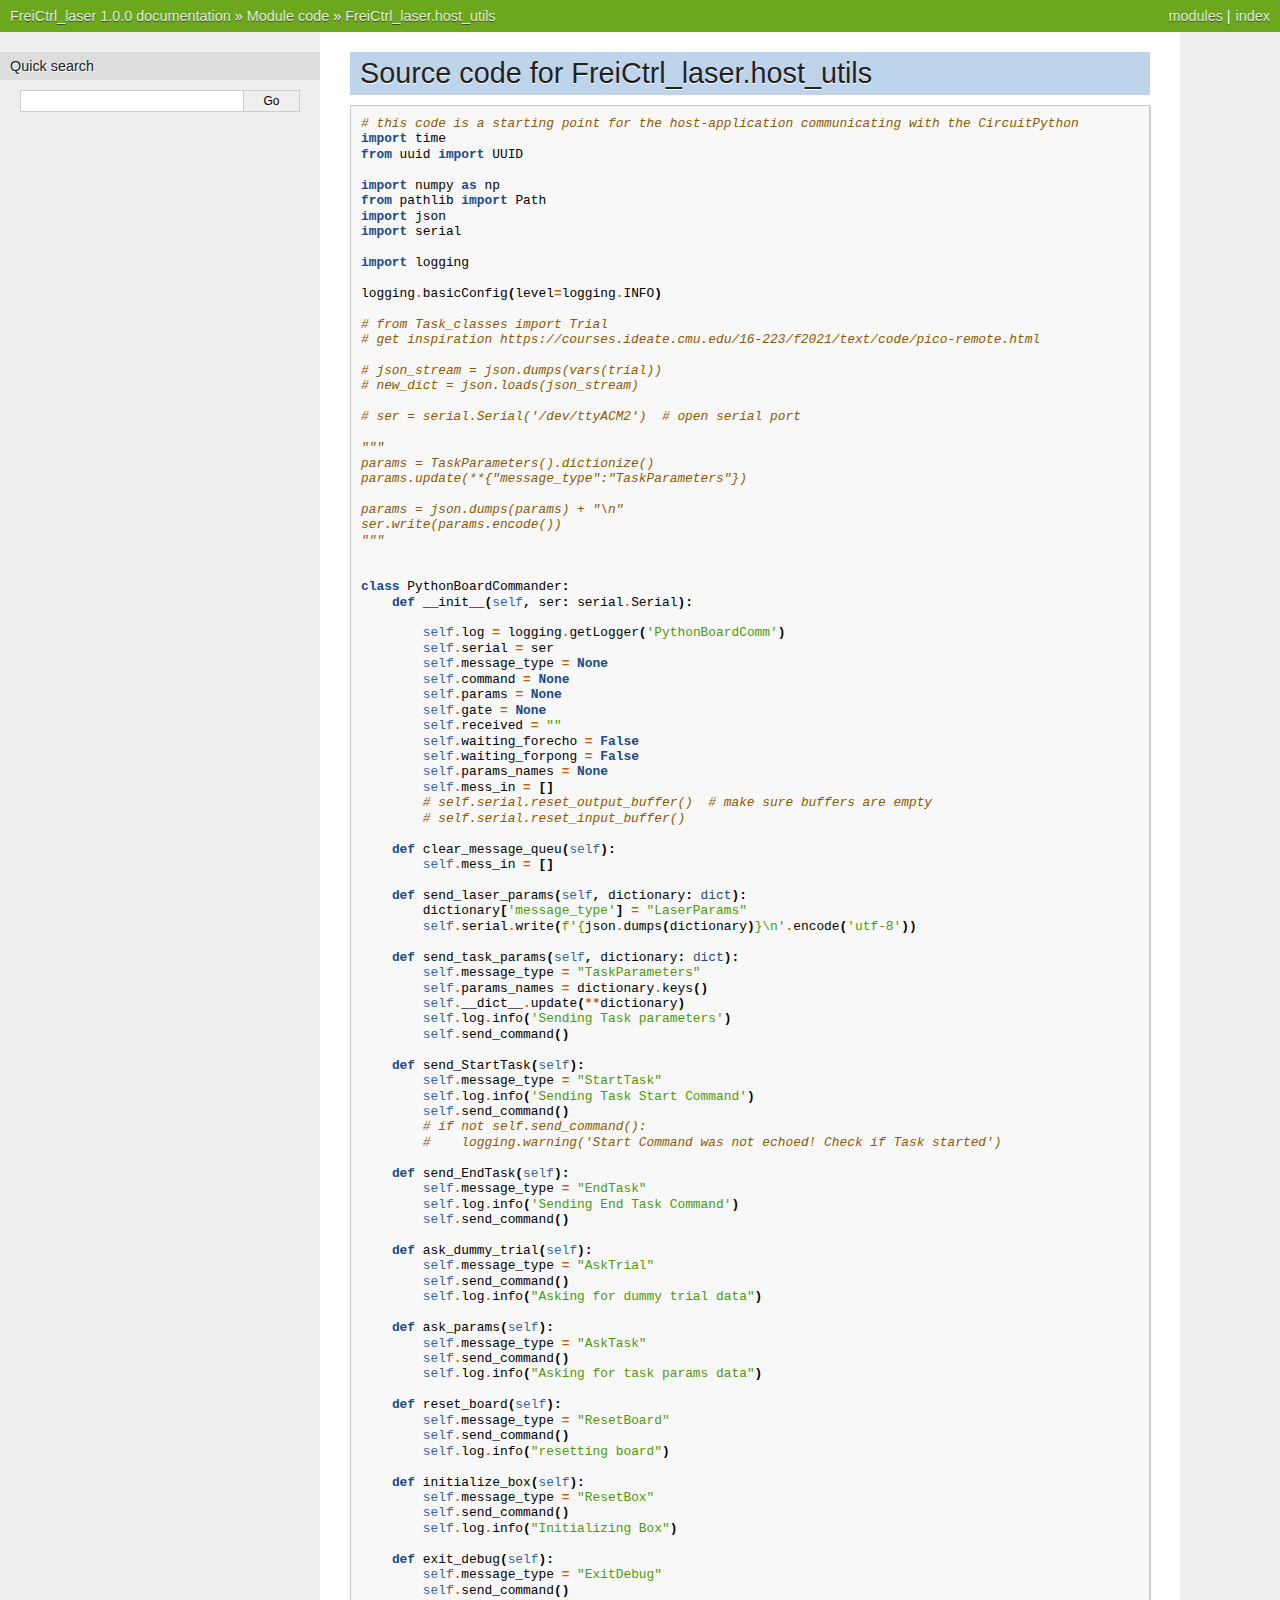
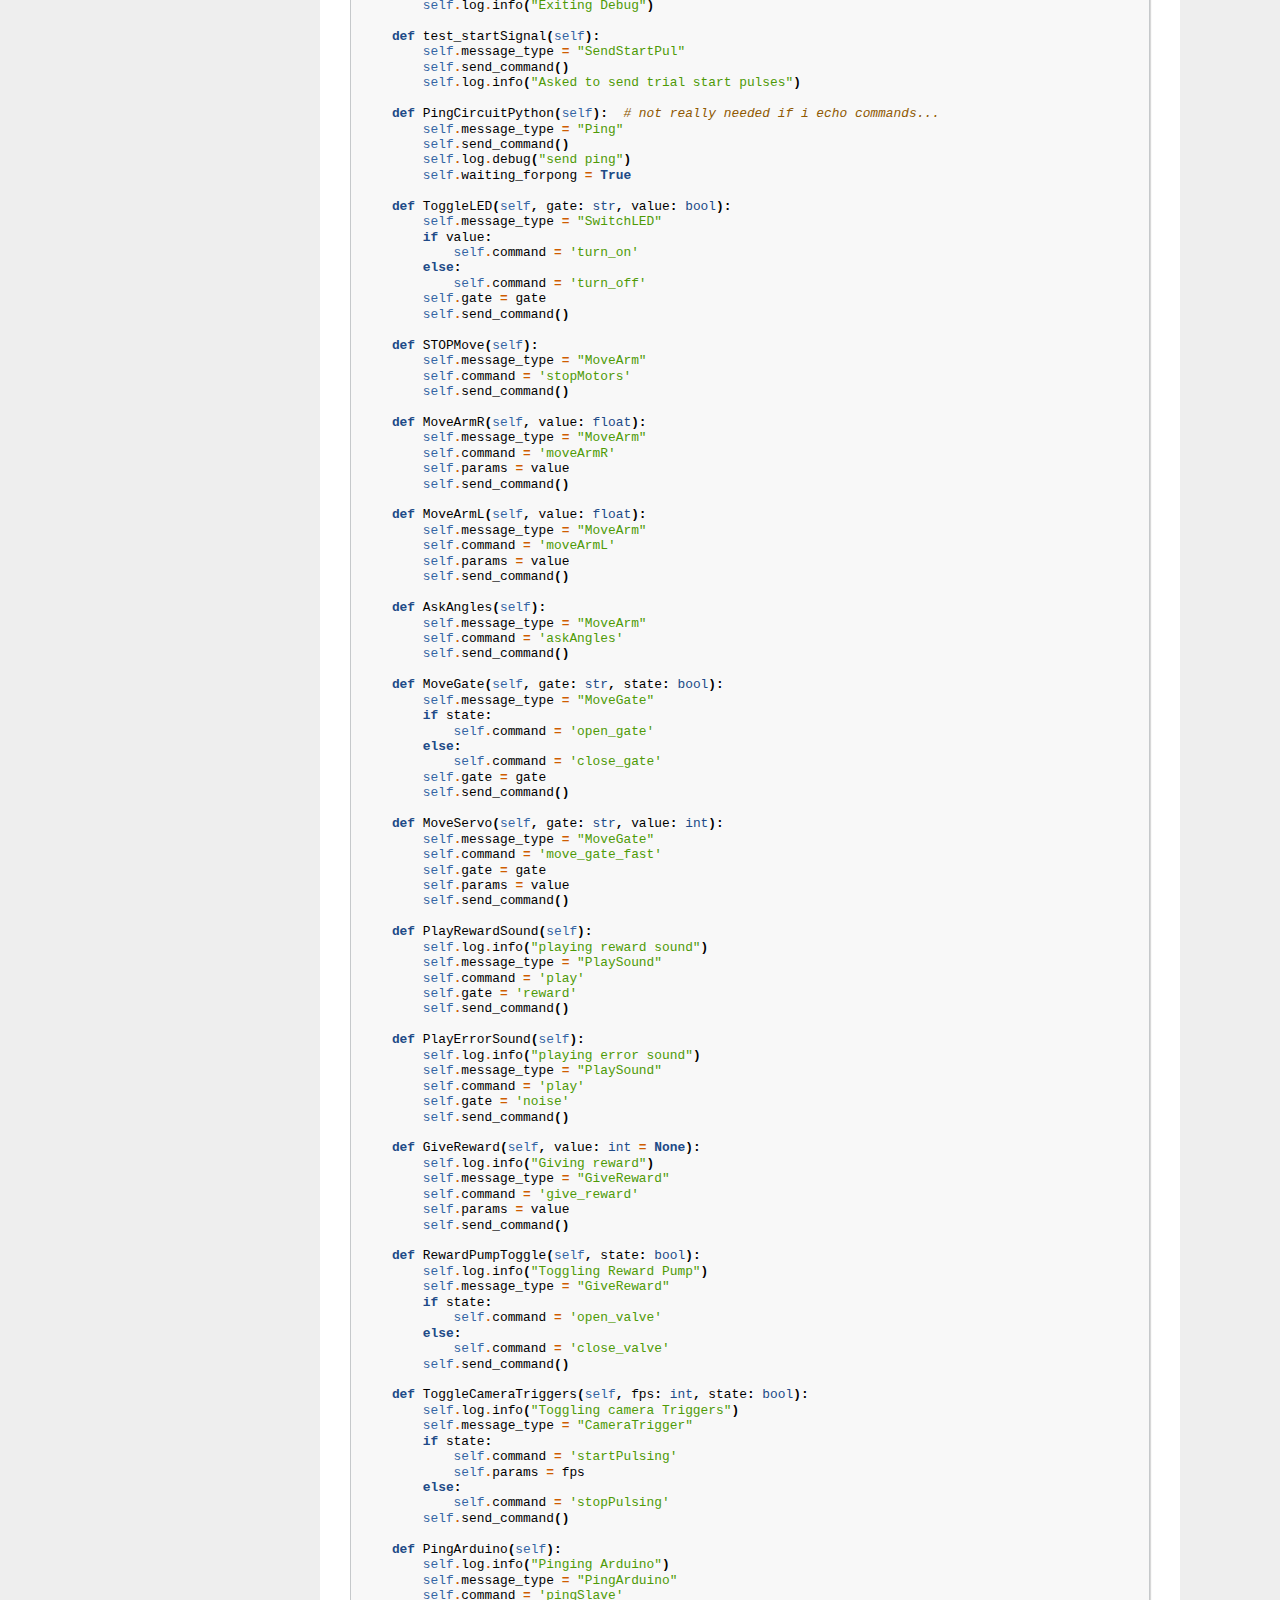
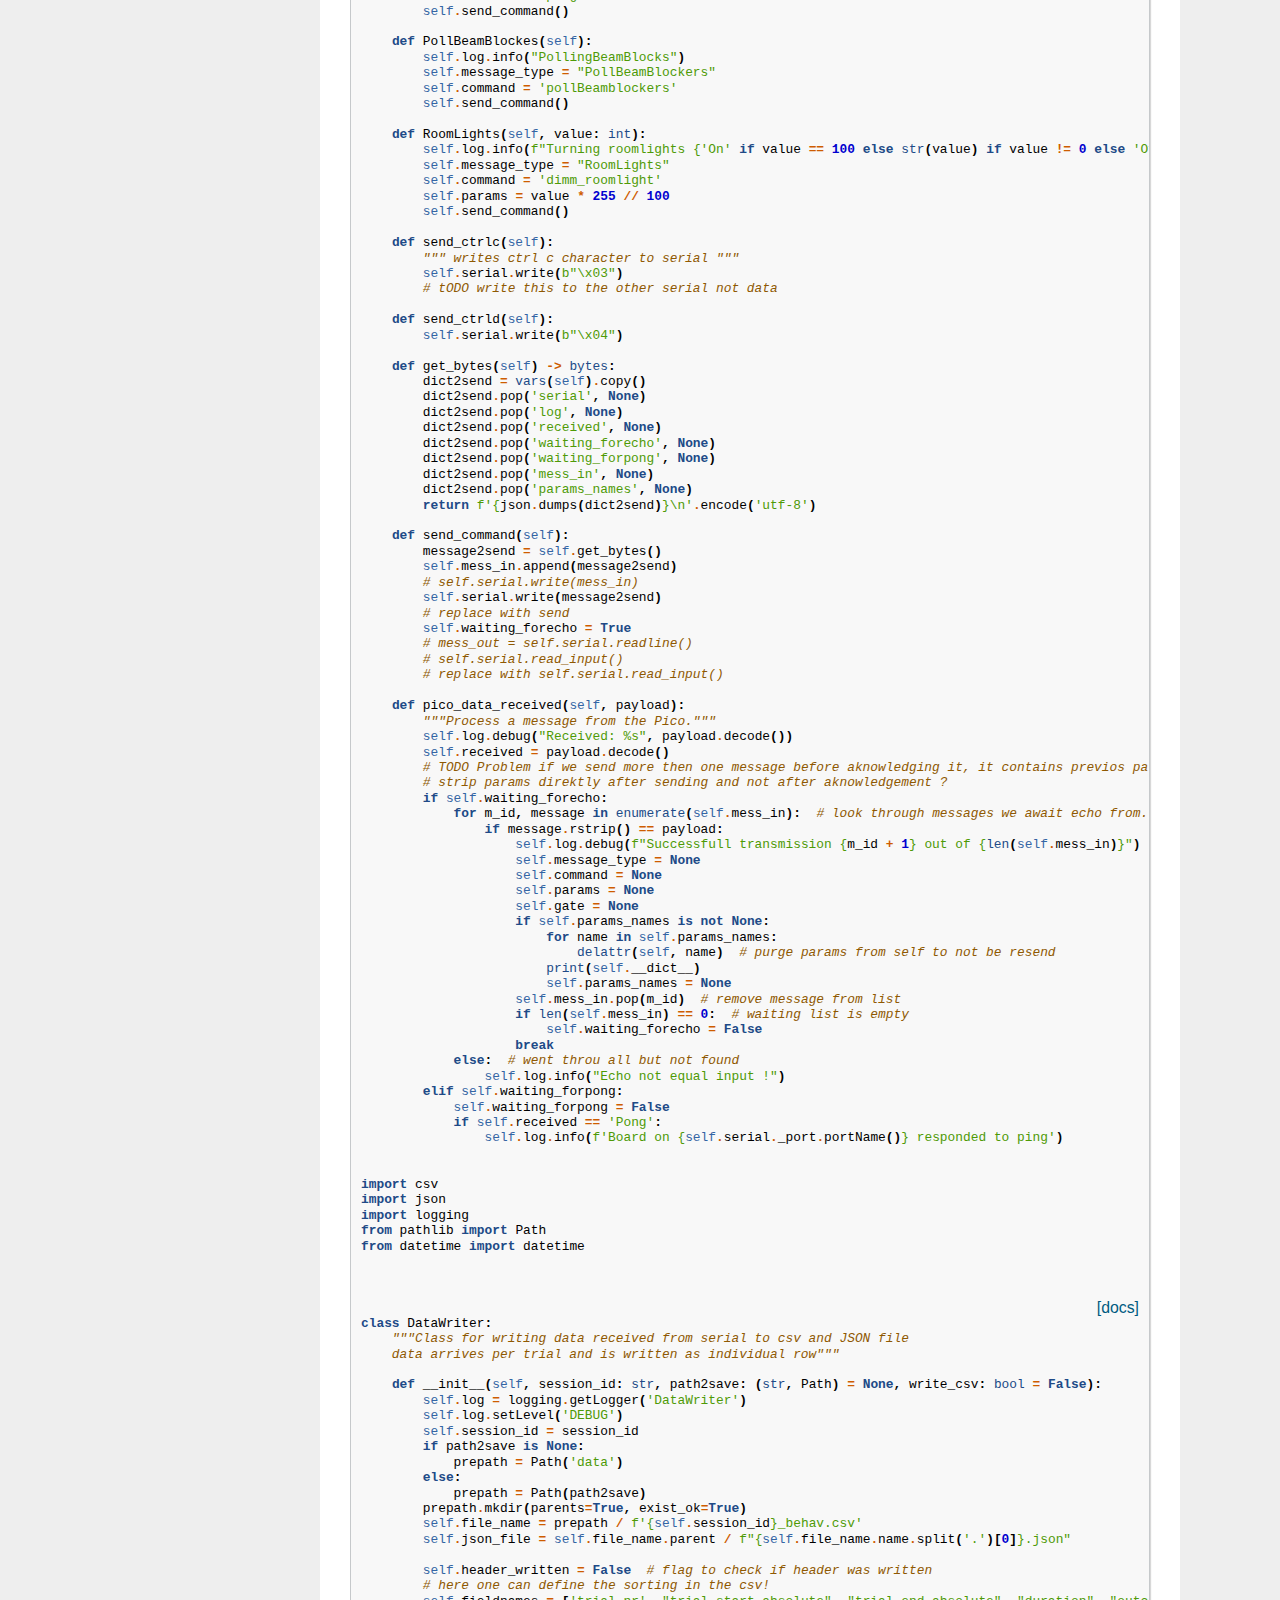
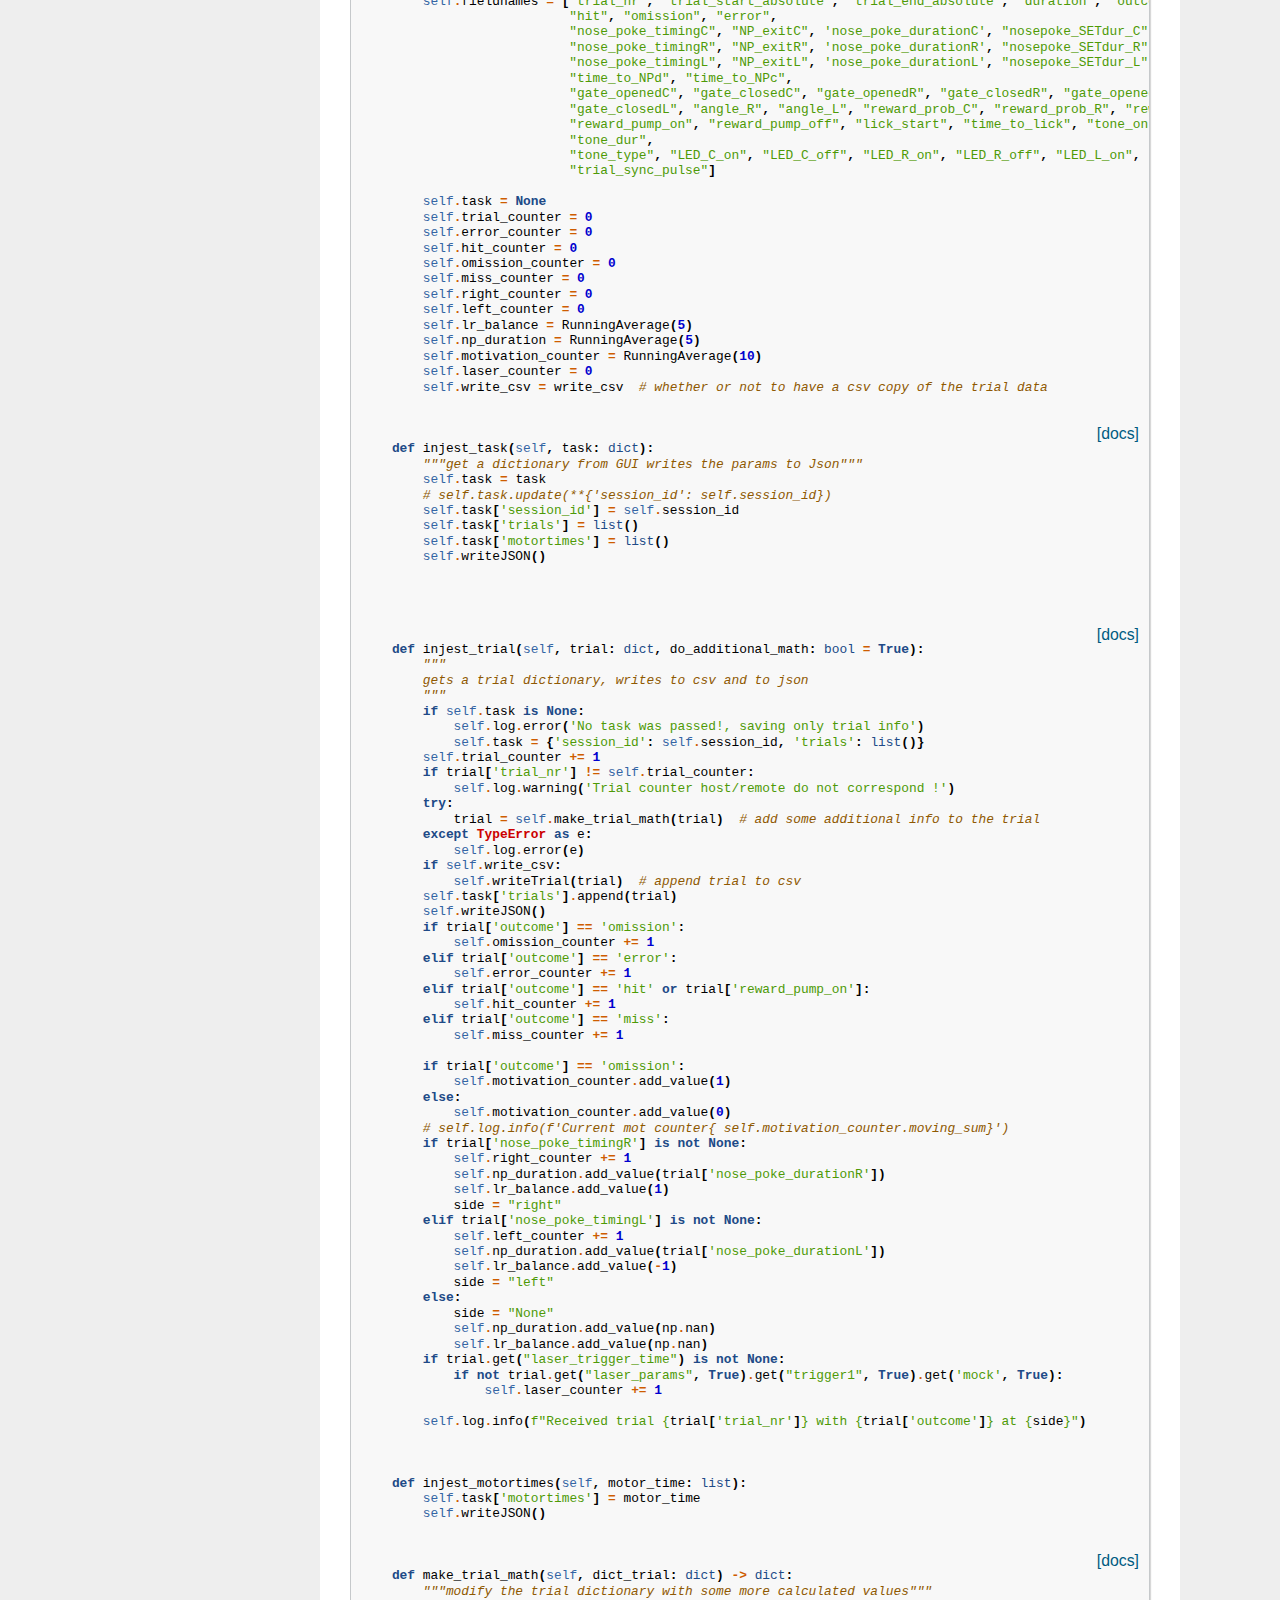
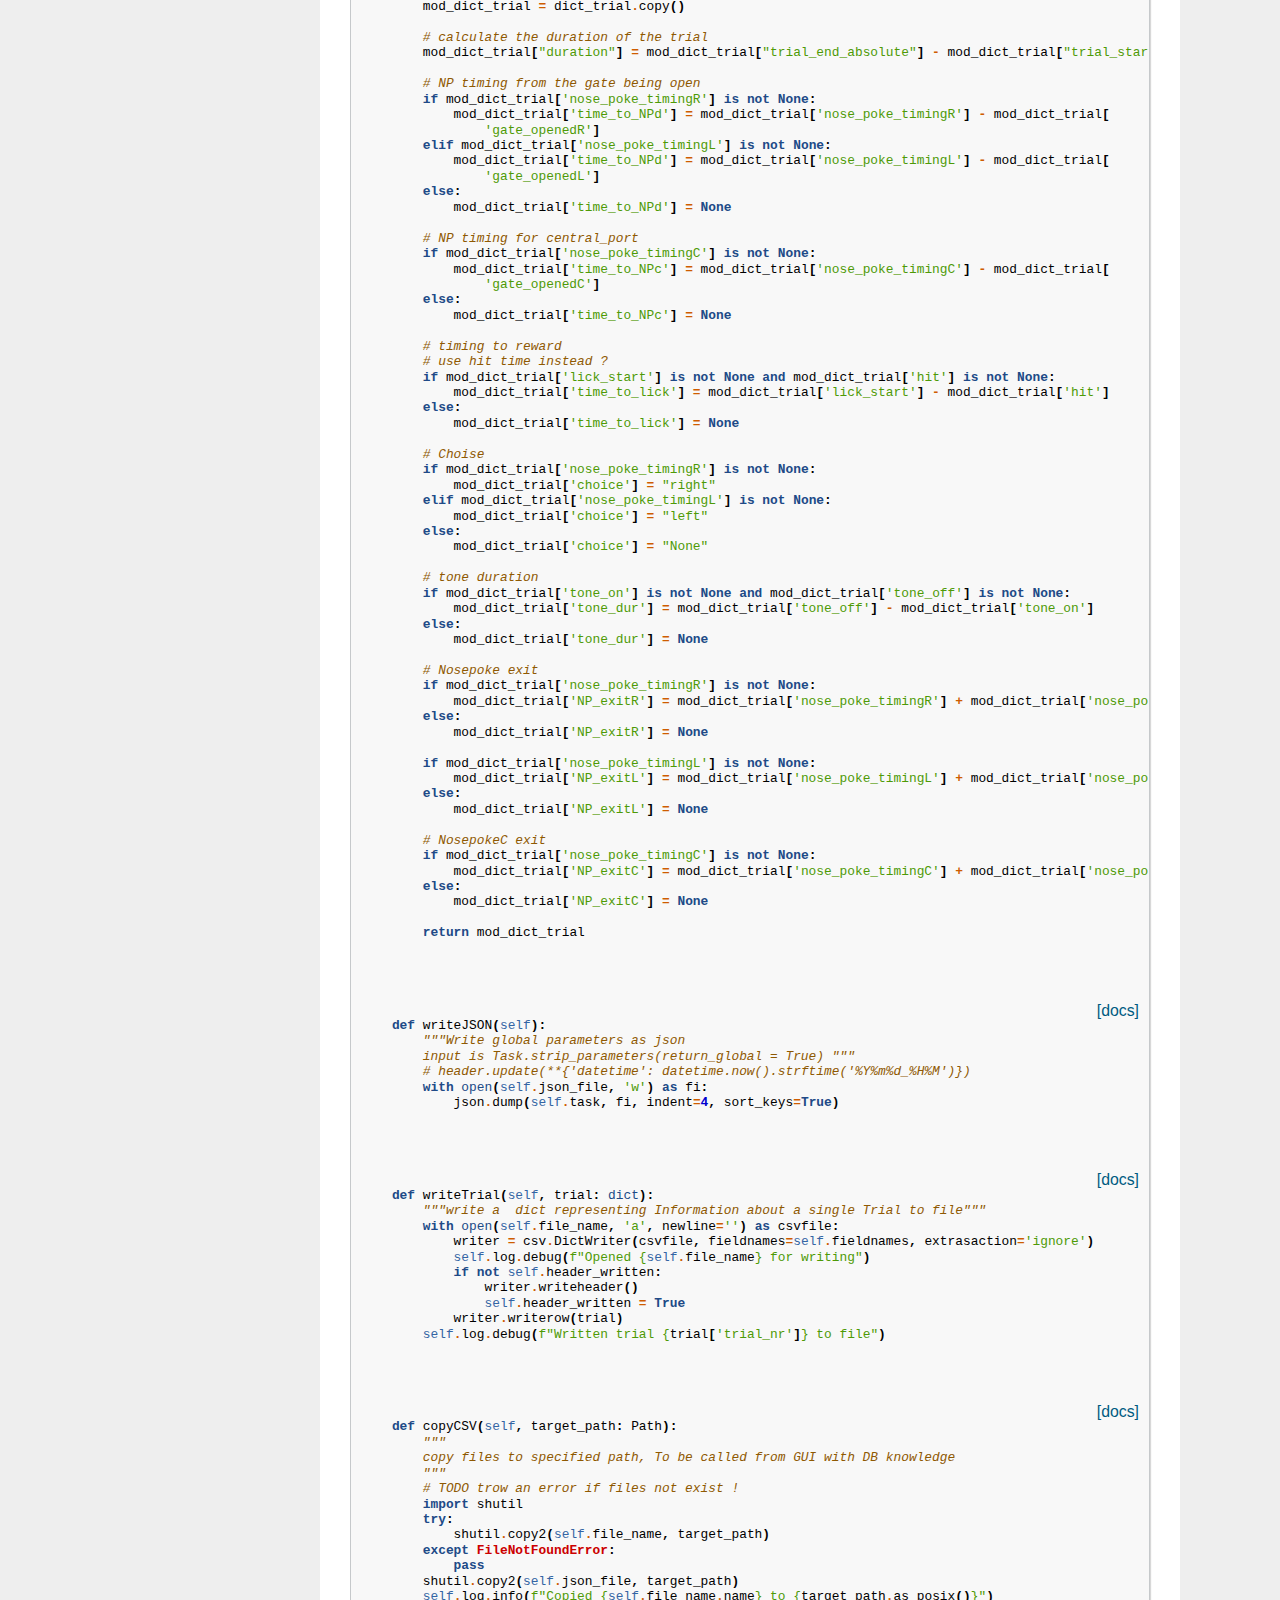
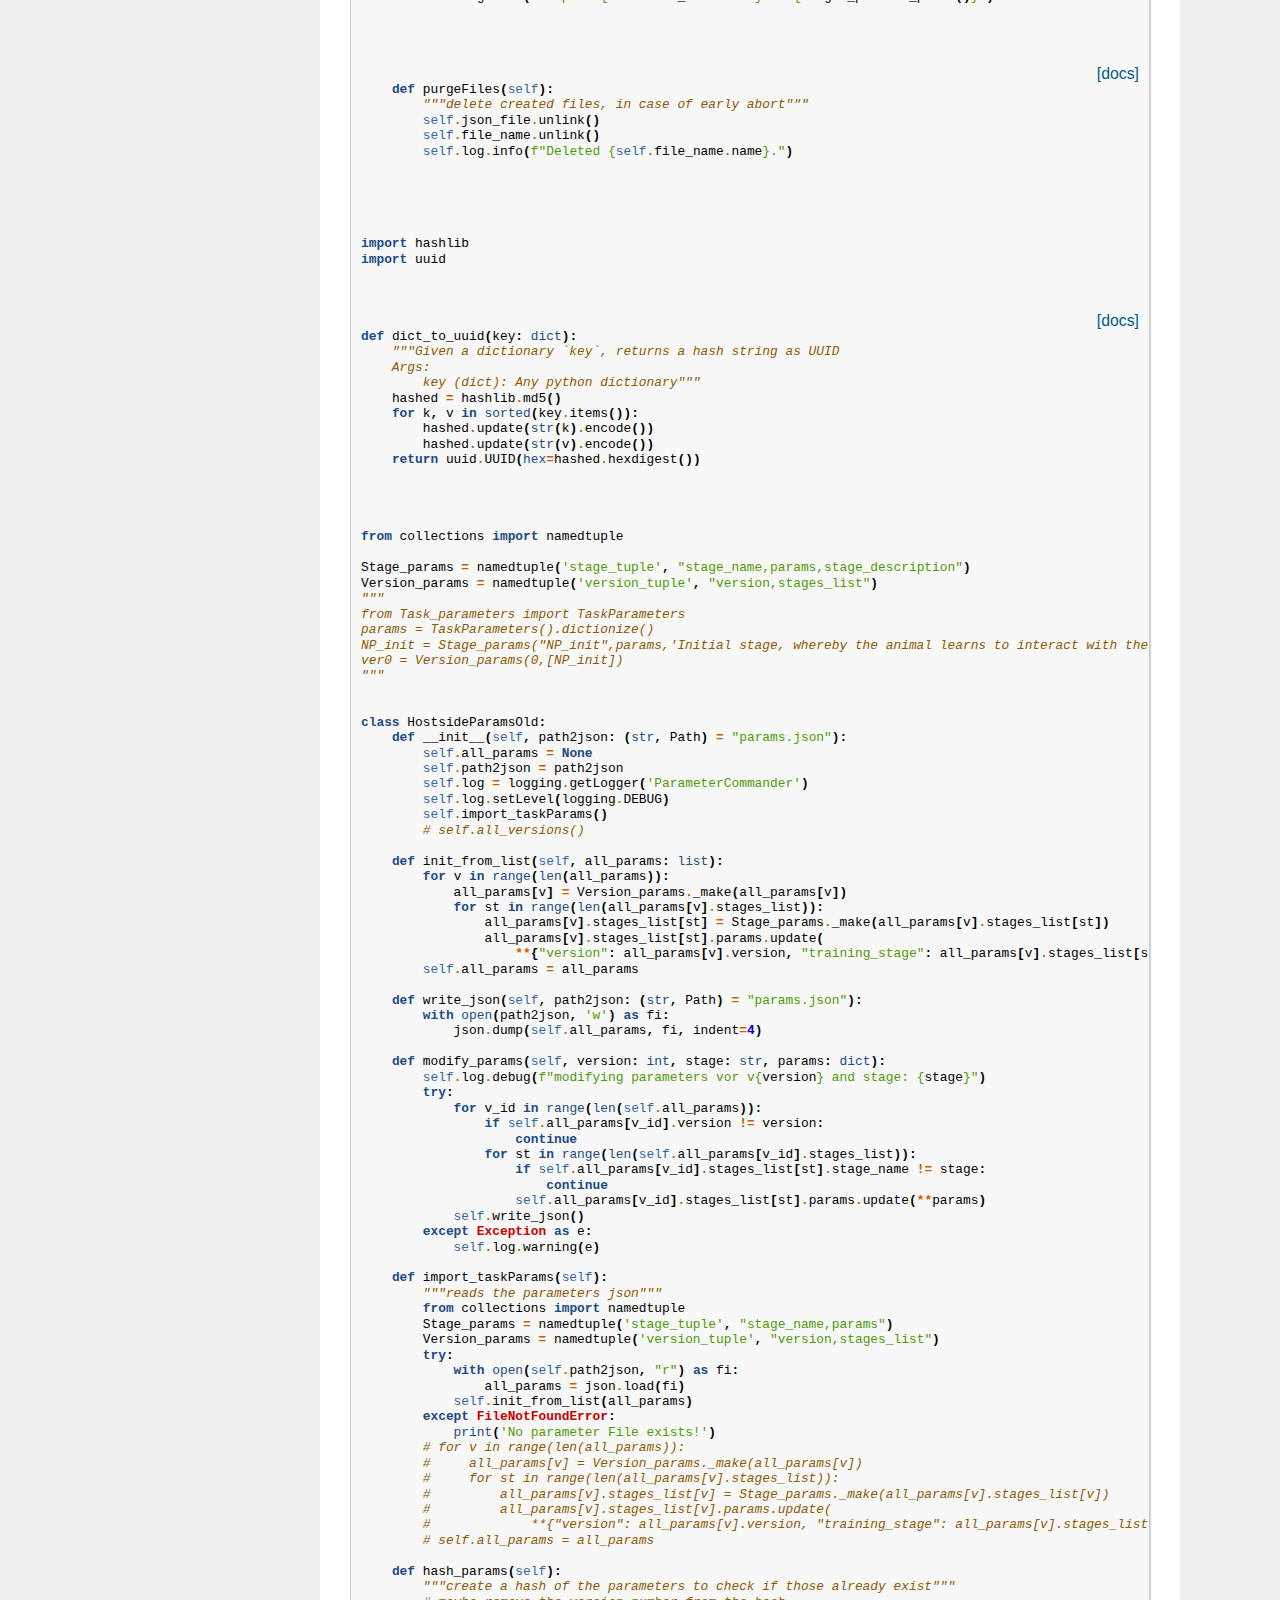
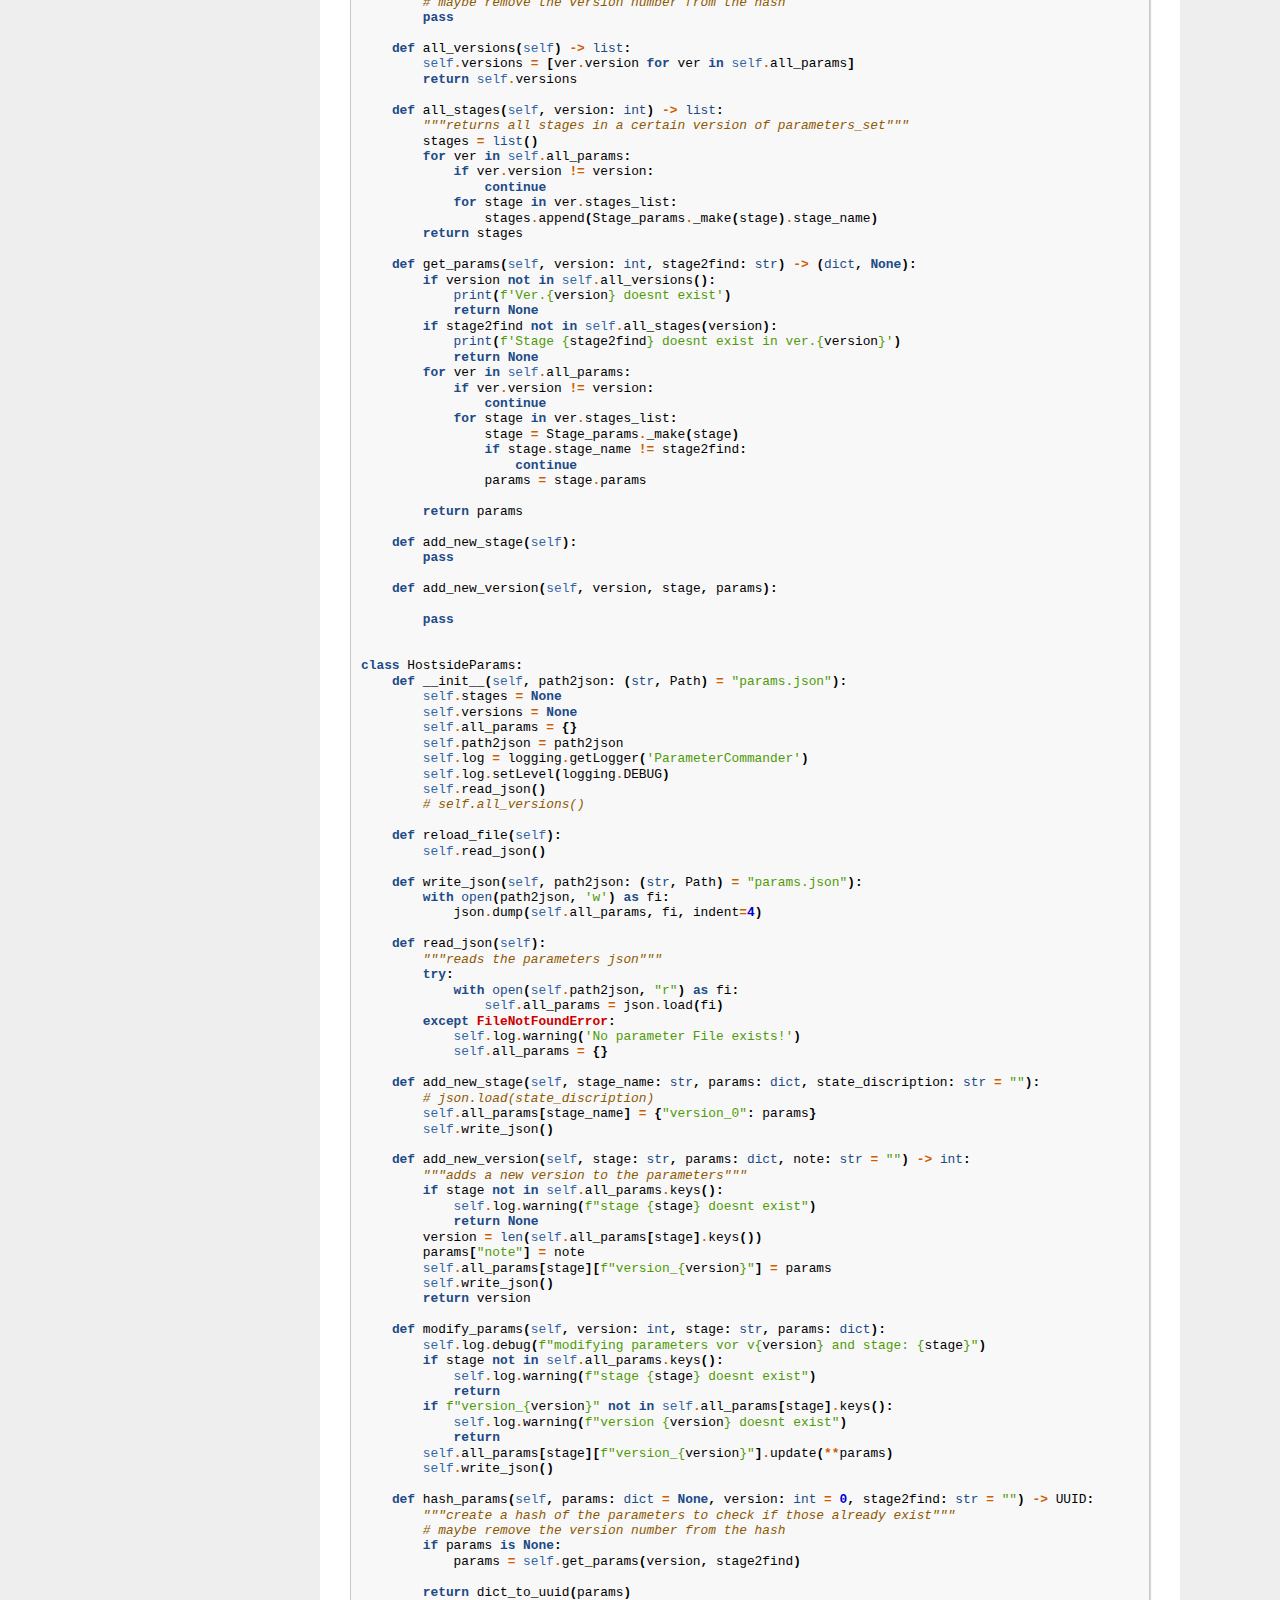
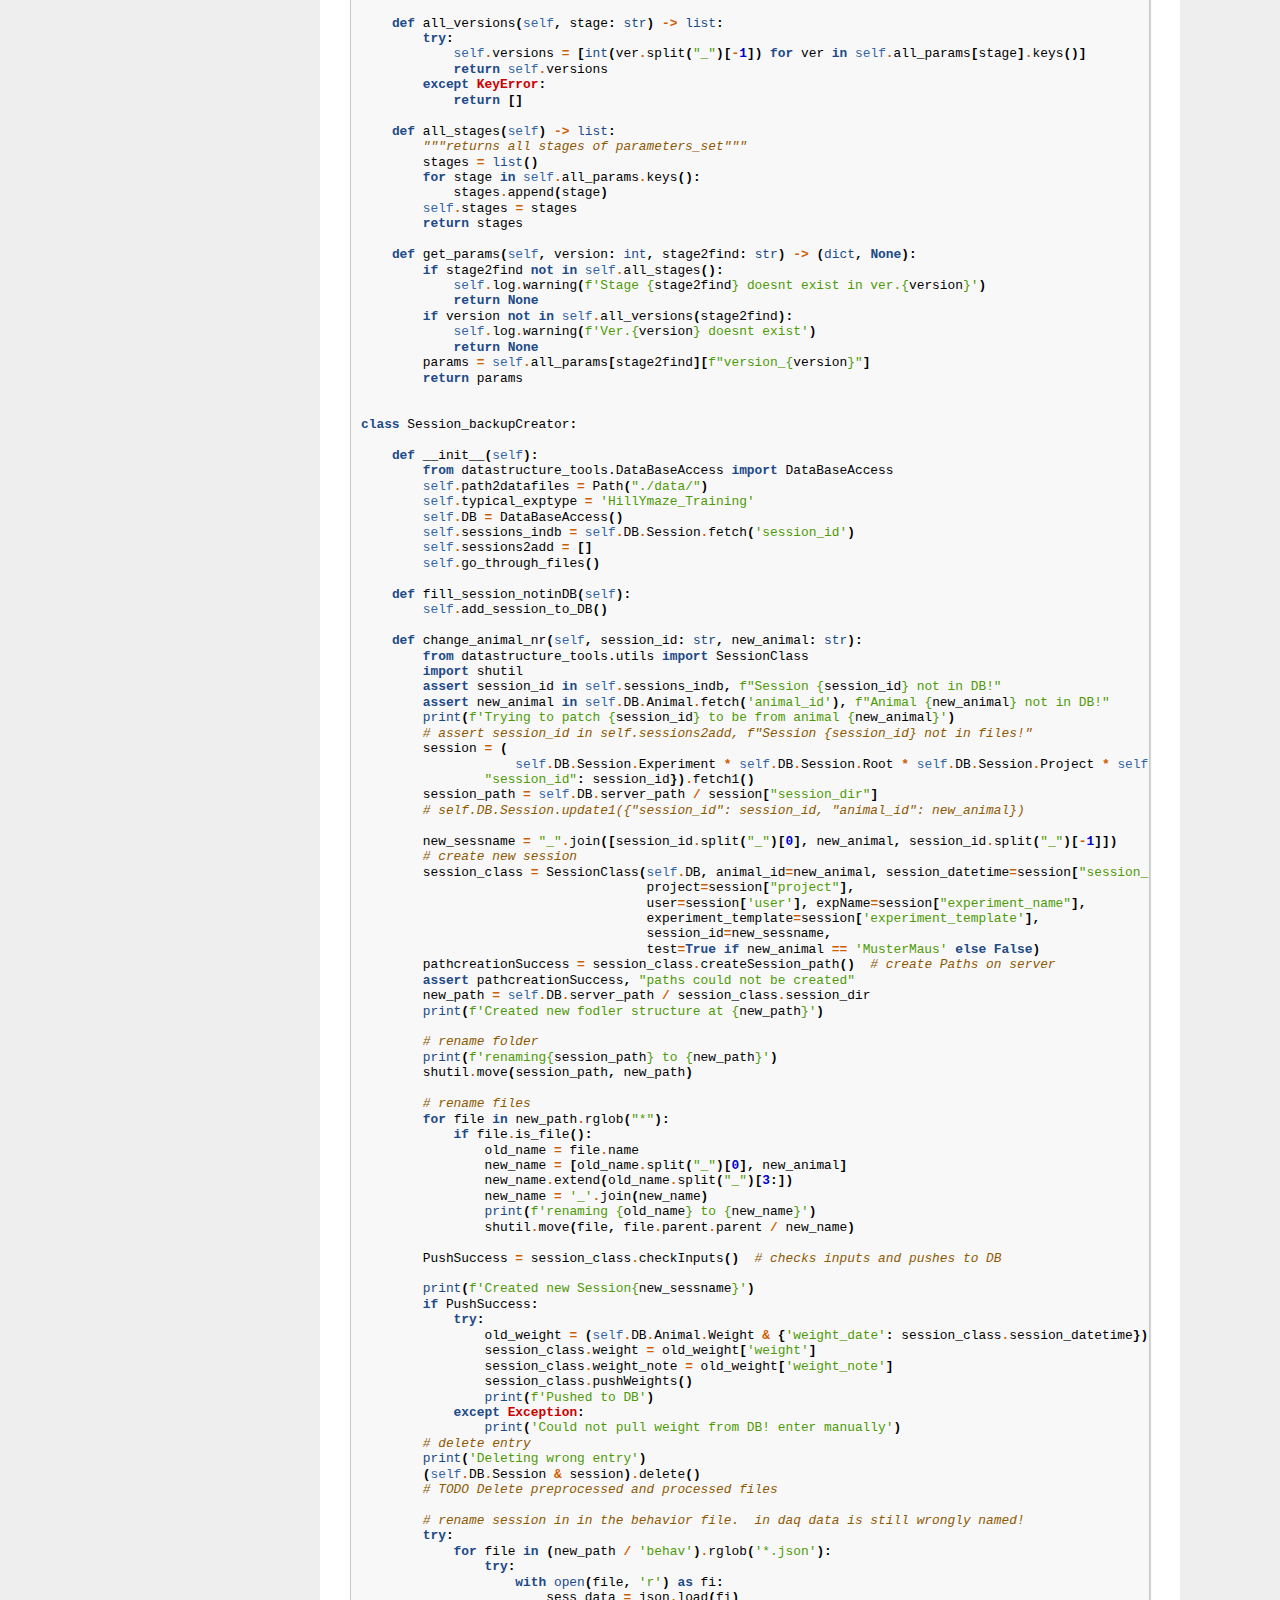
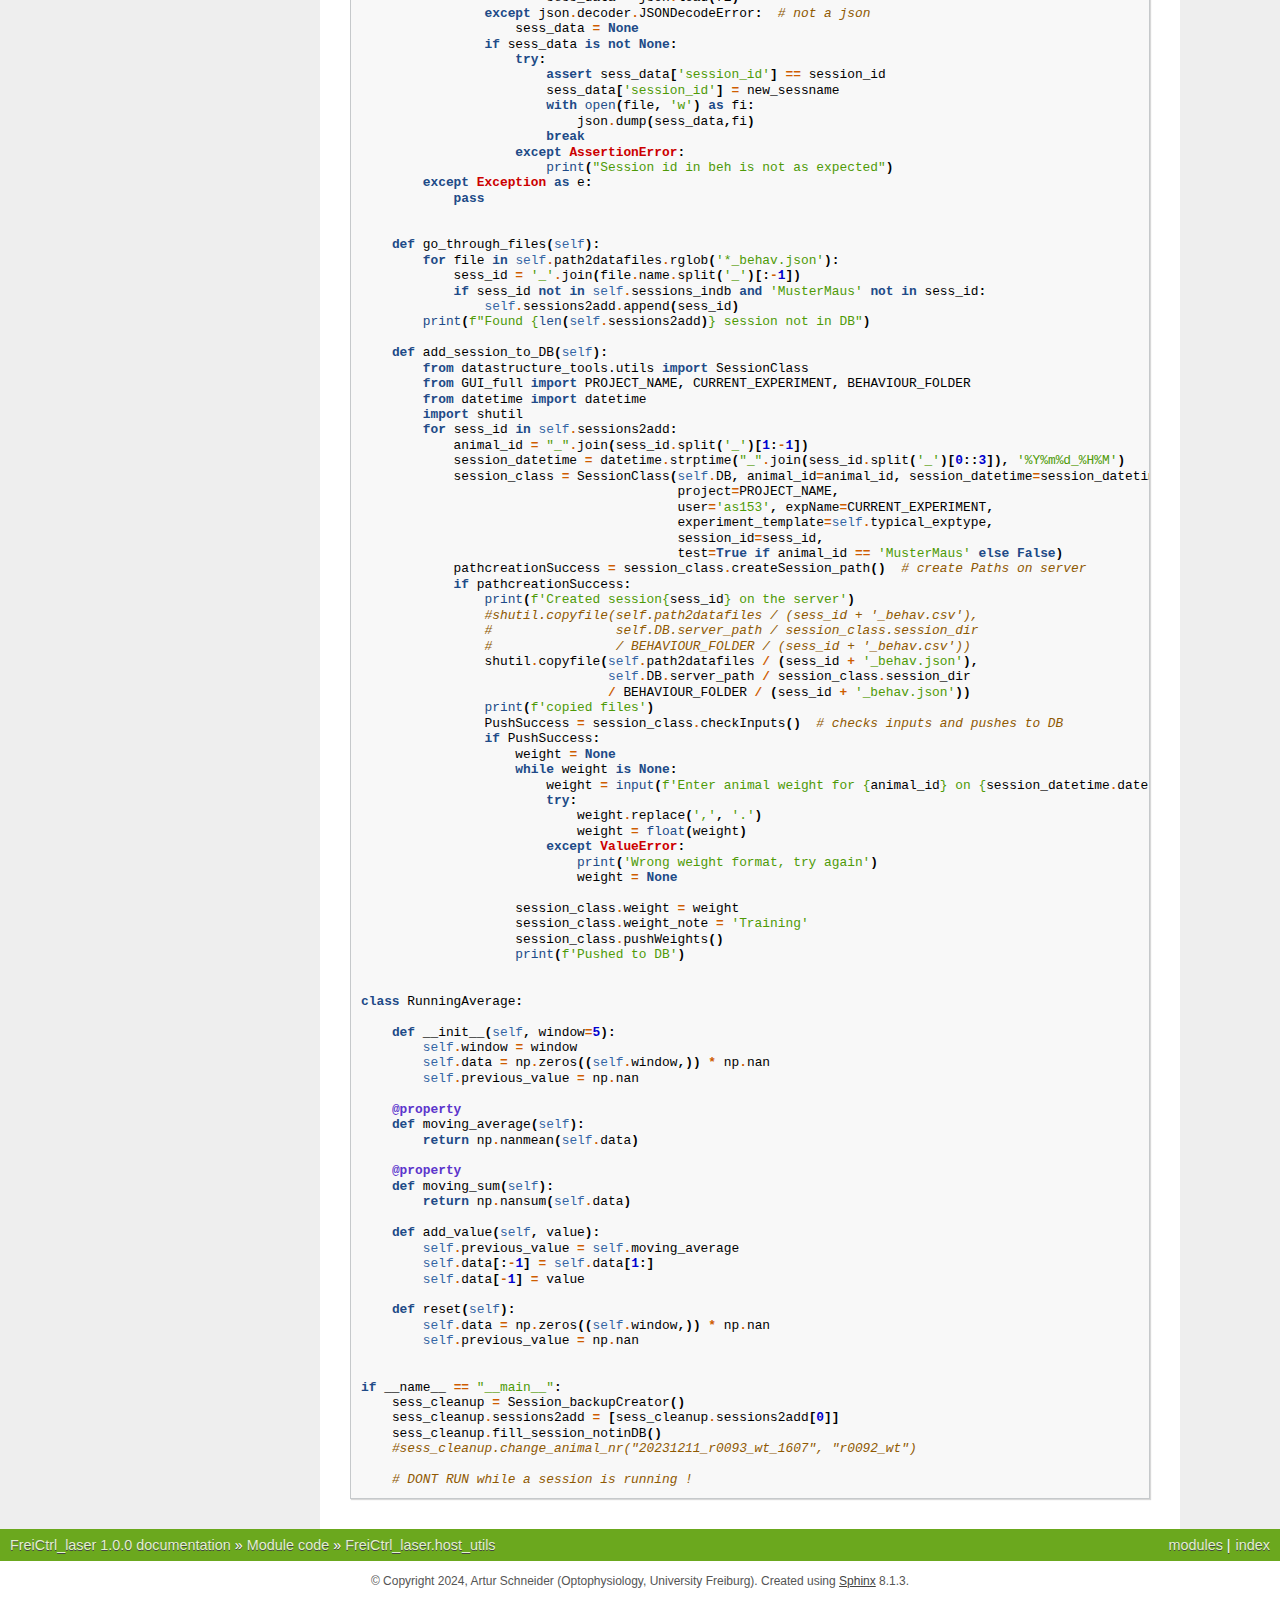
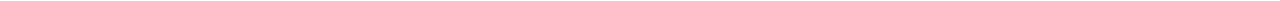
<file: _modules/FreiCtrl_laser/host_utils.html>
<!DOCTYPE html>

<html lang="en" data-content_root="../../">
  <head>
    <meta charset="utf-8" />
    <meta name="viewport" content="width=device-width, initial-scale=1.0" />
    <title>FreiCtrl_laser.host_utils &#8212; FreiCtrl_laser 1.0.0 documentation</title>
    <link rel="stylesheet" type="text/css" href="../../_static/pygments.css?v=a746c00c" />
    <link rel="stylesheet" type="text/css" href="../../_static/nature.css?v=7610408e" />
    <script src="../../_static/documentation_options.js?v=8d563738"></script>
    <script src="../../_static/doctools.js?v=9bcbadda"></script>
    <script src="../../_static/sphinx_highlight.js?v=dc90522c"></script>
    <link rel="index" title="Index" href="../../genindex.html" />
    <link rel="search" title="Search" href="../../search.html" /> 
  </head><body>
    <div class="related" role="navigation" aria-label="Related">
      <h3>Navigation</h3>
      <ul>
        <li class="right" style="margin-right: 10px">
          <a href="../../genindex.html" title="General Index"
             accesskey="I">index</a></li>
        <li class="right" >
          <a href="../../py-modindex.html" title="Python Module Index"
             >modules</a> |</li>
        <li class="nav-item nav-item-0"><a href="../../index.html">FreiCtrl_laser 1.0.0 documentation</a> &#187;</li>
          <li class="nav-item nav-item-1"><a href="../index.html" accesskey="U">Module code</a> &#187;</li>
        <li class="nav-item nav-item-this"><a href="">FreiCtrl_laser.host_utils</a></li> 
      </ul>
    </div>  

    <div class="document">
      <div class="documentwrapper">
        <div class="bodywrapper">
          <div class="body" role="main">
            
  <h1>Source code for FreiCtrl_laser.host_utils</h1><div class="highlight"><pre>
<span></span><span class="c1"># this code is a starting point for the host-application communicating with the CircuitPython</span>
<span class="kn">import</span> <span class="nn">time</span>
<span class="kn">from</span> <span class="nn">uuid</span> <span class="kn">import</span> <span class="n">UUID</span>

<span class="kn">import</span> <span class="nn">numpy</span> <span class="k">as</span> <span class="nn">np</span>
<span class="kn">from</span> <span class="nn">pathlib</span> <span class="kn">import</span> <span class="n">Path</span>
<span class="kn">import</span> <span class="nn">json</span>
<span class="kn">import</span> <span class="nn">serial</span>

<span class="kn">import</span> <span class="nn">logging</span>

<span class="n">logging</span><span class="o">.</span><span class="n">basicConfig</span><span class="p">(</span><span class="n">level</span><span class="o">=</span><span class="n">logging</span><span class="o">.</span><span class="n">INFO</span><span class="p">)</span>

<span class="c1"># from Task_classes import Trial</span>
<span class="c1"># get inspiration https://courses.ideate.cmu.edu/16-223/f2021/text/code/pico-remote.html</span>

<span class="c1"># json_stream = json.dumps(vars(trial))</span>
<span class="c1"># new_dict = json.loads(json_stream)</span>

<span class="c1"># ser = serial.Serial(&#39;/dev/ttyACM2&#39;)  # open serial port</span>

<span class="sd">&quot;&quot;&quot;</span>
<span class="sd">params = TaskParameters().dictionize()</span>
<span class="sd">params.update(**{&quot;message_type&quot;:&quot;TaskParameters&quot;})</span>

<span class="sd">params = json.dumps(params) + &quot;\n&quot;</span>
<span class="sd">ser.write(params.encode())</span>
<span class="sd">&quot;&quot;&quot;</span>


<span class="k">class</span> <span class="nc">PythonBoardCommander</span><span class="p">:</span>
    <span class="k">def</span> <span class="fm">__init__</span><span class="p">(</span><span class="bp">self</span><span class="p">,</span> <span class="n">ser</span><span class="p">:</span> <span class="n">serial</span><span class="o">.</span><span class="n">Serial</span><span class="p">):</span>

        <span class="bp">self</span><span class="o">.</span><span class="n">log</span> <span class="o">=</span> <span class="n">logging</span><span class="o">.</span><span class="n">getLogger</span><span class="p">(</span><span class="s1">&#39;PythonBoardComm&#39;</span><span class="p">)</span>
        <span class="bp">self</span><span class="o">.</span><span class="n">serial</span> <span class="o">=</span> <span class="n">ser</span>
        <span class="bp">self</span><span class="o">.</span><span class="n">message_type</span> <span class="o">=</span> <span class="kc">None</span>
        <span class="bp">self</span><span class="o">.</span><span class="n">command</span> <span class="o">=</span> <span class="kc">None</span>
        <span class="bp">self</span><span class="o">.</span><span class="n">params</span> <span class="o">=</span> <span class="kc">None</span>
        <span class="bp">self</span><span class="o">.</span><span class="n">gate</span> <span class="o">=</span> <span class="kc">None</span>
        <span class="bp">self</span><span class="o">.</span><span class="n">received</span> <span class="o">=</span> <span class="s2">&quot;&quot;</span>
        <span class="bp">self</span><span class="o">.</span><span class="n">waiting_forecho</span> <span class="o">=</span> <span class="kc">False</span>
        <span class="bp">self</span><span class="o">.</span><span class="n">waiting_forpong</span> <span class="o">=</span> <span class="kc">False</span>
        <span class="bp">self</span><span class="o">.</span><span class="n">params_names</span> <span class="o">=</span> <span class="kc">None</span>
        <span class="bp">self</span><span class="o">.</span><span class="n">mess_in</span> <span class="o">=</span> <span class="p">[]</span>
        <span class="c1"># self.serial.reset_output_buffer()  # make sure buffers are empty</span>
        <span class="c1"># self.serial.reset_input_buffer()</span>

    <span class="k">def</span> <span class="nf">clear_message_queu</span><span class="p">(</span><span class="bp">self</span><span class="p">):</span>
        <span class="bp">self</span><span class="o">.</span><span class="n">mess_in</span> <span class="o">=</span> <span class="p">[]</span>

    <span class="k">def</span> <span class="nf">send_laser_params</span><span class="p">(</span><span class="bp">self</span><span class="p">,</span> <span class="n">dictionary</span><span class="p">:</span> <span class="nb">dict</span><span class="p">):</span>
        <span class="n">dictionary</span><span class="p">[</span><span class="s1">&#39;message_type&#39;</span><span class="p">]</span> <span class="o">=</span> <span class="s2">&quot;LaserParams&quot;</span>
        <span class="bp">self</span><span class="o">.</span><span class="n">serial</span><span class="o">.</span><span class="n">write</span><span class="p">(</span><span class="sa">f</span><span class="s1">&#39;</span><span class="si">{</span><span class="n">json</span><span class="o">.</span><span class="n">dumps</span><span class="p">(</span><span class="n">dictionary</span><span class="p">)</span><span class="si">}</span><span class="se">\n</span><span class="s1">&#39;</span><span class="o">.</span><span class="n">encode</span><span class="p">(</span><span class="s1">&#39;utf-8&#39;</span><span class="p">))</span>

    <span class="k">def</span> <span class="nf">send_task_params</span><span class="p">(</span><span class="bp">self</span><span class="p">,</span> <span class="n">dictionary</span><span class="p">:</span> <span class="nb">dict</span><span class="p">):</span>
        <span class="bp">self</span><span class="o">.</span><span class="n">message_type</span> <span class="o">=</span> <span class="s2">&quot;TaskParameters&quot;</span>
        <span class="bp">self</span><span class="o">.</span><span class="n">params_names</span> <span class="o">=</span> <span class="n">dictionary</span><span class="o">.</span><span class="n">keys</span><span class="p">()</span>
        <span class="bp">self</span><span class="o">.</span><span class="vm">__dict__</span><span class="o">.</span><span class="n">update</span><span class="p">(</span><span class="o">**</span><span class="n">dictionary</span><span class="p">)</span>
        <span class="bp">self</span><span class="o">.</span><span class="n">log</span><span class="o">.</span><span class="n">info</span><span class="p">(</span><span class="s1">&#39;Sending Task parameters&#39;</span><span class="p">)</span>
        <span class="bp">self</span><span class="o">.</span><span class="n">send_command</span><span class="p">()</span>

    <span class="k">def</span> <span class="nf">send_StartTask</span><span class="p">(</span><span class="bp">self</span><span class="p">):</span>
        <span class="bp">self</span><span class="o">.</span><span class="n">message_type</span> <span class="o">=</span> <span class="s2">&quot;StartTask&quot;</span>
        <span class="bp">self</span><span class="o">.</span><span class="n">log</span><span class="o">.</span><span class="n">info</span><span class="p">(</span><span class="s1">&#39;Sending Task Start Command&#39;</span><span class="p">)</span>
        <span class="bp">self</span><span class="o">.</span><span class="n">send_command</span><span class="p">()</span>
        <span class="c1"># if not self.send_command():</span>
        <span class="c1">#    logging.warning(&#39;Start Command was not echoed! Check if Task started&#39;)</span>

    <span class="k">def</span> <span class="nf">send_EndTask</span><span class="p">(</span><span class="bp">self</span><span class="p">):</span>
        <span class="bp">self</span><span class="o">.</span><span class="n">message_type</span> <span class="o">=</span> <span class="s2">&quot;EndTask&quot;</span>
        <span class="bp">self</span><span class="o">.</span><span class="n">log</span><span class="o">.</span><span class="n">info</span><span class="p">(</span><span class="s1">&#39;Sending End Task Command&#39;</span><span class="p">)</span>
        <span class="bp">self</span><span class="o">.</span><span class="n">send_command</span><span class="p">()</span>

    <span class="k">def</span> <span class="nf">ask_dummy_trial</span><span class="p">(</span><span class="bp">self</span><span class="p">):</span>
        <span class="bp">self</span><span class="o">.</span><span class="n">message_type</span> <span class="o">=</span> <span class="s2">&quot;AskTrial&quot;</span>
        <span class="bp">self</span><span class="o">.</span><span class="n">send_command</span><span class="p">()</span>
        <span class="bp">self</span><span class="o">.</span><span class="n">log</span><span class="o">.</span><span class="n">info</span><span class="p">(</span><span class="s2">&quot;Asking for dummy trial data&quot;</span><span class="p">)</span>

    <span class="k">def</span> <span class="nf">ask_params</span><span class="p">(</span><span class="bp">self</span><span class="p">):</span>
        <span class="bp">self</span><span class="o">.</span><span class="n">message_type</span> <span class="o">=</span> <span class="s2">&quot;AskTask&quot;</span>
        <span class="bp">self</span><span class="o">.</span><span class="n">send_command</span><span class="p">()</span>
        <span class="bp">self</span><span class="o">.</span><span class="n">log</span><span class="o">.</span><span class="n">info</span><span class="p">(</span><span class="s2">&quot;Asking for task params data&quot;</span><span class="p">)</span>

    <span class="k">def</span> <span class="nf">reset_board</span><span class="p">(</span><span class="bp">self</span><span class="p">):</span>
        <span class="bp">self</span><span class="o">.</span><span class="n">message_type</span> <span class="o">=</span> <span class="s2">&quot;ResetBoard&quot;</span>
        <span class="bp">self</span><span class="o">.</span><span class="n">send_command</span><span class="p">()</span>
        <span class="bp">self</span><span class="o">.</span><span class="n">log</span><span class="o">.</span><span class="n">info</span><span class="p">(</span><span class="s2">&quot;resetting board&quot;</span><span class="p">)</span>

    <span class="k">def</span> <span class="nf">initialize_box</span><span class="p">(</span><span class="bp">self</span><span class="p">):</span>
        <span class="bp">self</span><span class="o">.</span><span class="n">message_type</span> <span class="o">=</span> <span class="s2">&quot;ResetBox&quot;</span>
        <span class="bp">self</span><span class="o">.</span><span class="n">send_command</span><span class="p">()</span>
        <span class="bp">self</span><span class="o">.</span><span class="n">log</span><span class="o">.</span><span class="n">info</span><span class="p">(</span><span class="s2">&quot;Initializing Box&quot;</span><span class="p">)</span>

    <span class="k">def</span> <span class="nf">exit_debug</span><span class="p">(</span><span class="bp">self</span><span class="p">):</span>
        <span class="bp">self</span><span class="o">.</span><span class="n">message_type</span> <span class="o">=</span> <span class="s2">&quot;ExitDebug&quot;</span>
        <span class="bp">self</span><span class="o">.</span><span class="n">send_command</span><span class="p">()</span>
        <span class="bp">self</span><span class="o">.</span><span class="n">log</span><span class="o">.</span><span class="n">info</span><span class="p">(</span><span class="s2">&quot;Exiting Debug&quot;</span><span class="p">)</span>

    <span class="k">def</span> <span class="nf">test_startSignal</span><span class="p">(</span><span class="bp">self</span><span class="p">):</span>
        <span class="bp">self</span><span class="o">.</span><span class="n">message_type</span> <span class="o">=</span> <span class="s2">&quot;SendStartPul&quot;</span>
        <span class="bp">self</span><span class="o">.</span><span class="n">send_command</span><span class="p">()</span>
        <span class="bp">self</span><span class="o">.</span><span class="n">log</span><span class="o">.</span><span class="n">info</span><span class="p">(</span><span class="s2">&quot;Asked to send trial start pulses&quot;</span><span class="p">)</span>

    <span class="k">def</span> <span class="nf">PingCircuitPython</span><span class="p">(</span><span class="bp">self</span><span class="p">):</span>  <span class="c1"># not really needed if i echo commands...</span>
        <span class="bp">self</span><span class="o">.</span><span class="n">message_type</span> <span class="o">=</span> <span class="s2">&quot;Ping&quot;</span>
        <span class="bp">self</span><span class="o">.</span><span class="n">send_command</span><span class="p">()</span>
        <span class="bp">self</span><span class="o">.</span><span class="n">log</span><span class="o">.</span><span class="n">debug</span><span class="p">(</span><span class="s2">&quot;send ping&quot;</span><span class="p">)</span>
        <span class="bp">self</span><span class="o">.</span><span class="n">waiting_forpong</span> <span class="o">=</span> <span class="kc">True</span>

    <span class="k">def</span> <span class="nf">ToggleLED</span><span class="p">(</span><span class="bp">self</span><span class="p">,</span> <span class="n">gate</span><span class="p">:</span> <span class="nb">str</span><span class="p">,</span> <span class="n">value</span><span class="p">:</span> <span class="nb">bool</span><span class="p">):</span>
        <span class="bp">self</span><span class="o">.</span><span class="n">message_type</span> <span class="o">=</span> <span class="s2">&quot;SwitchLED&quot;</span>
        <span class="k">if</span> <span class="n">value</span><span class="p">:</span>
            <span class="bp">self</span><span class="o">.</span><span class="n">command</span> <span class="o">=</span> <span class="s1">&#39;turn_on&#39;</span>
        <span class="k">else</span><span class="p">:</span>
            <span class="bp">self</span><span class="o">.</span><span class="n">command</span> <span class="o">=</span> <span class="s1">&#39;turn_off&#39;</span>
        <span class="bp">self</span><span class="o">.</span><span class="n">gate</span> <span class="o">=</span> <span class="n">gate</span>
        <span class="bp">self</span><span class="o">.</span><span class="n">send_command</span><span class="p">()</span>

    <span class="k">def</span> <span class="nf">STOPMove</span><span class="p">(</span><span class="bp">self</span><span class="p">):</span>
        <span class="bp">self</span><span class="o">.</span><span class="n">message_type</span> <span class="o">=</span> <span class="s2">&quot;MoveArm&quot;</span>
        <span class="bp">self</span><span class="o">.</span><span class="n">command</span> <span class="o">=</span> <span class="s1">&#39;stopMotors&#39;</span>
        <span class="bp">self</span><span class="o">.</span><span class="n">send_command</span><span class="p">()</span>

    <span class="k">def</span> <span class="nf">MoveArmR</span><span class="p">(</span><span class="bp">self</span><span class="p">,</span> <span class="n">value</span><span class="p">:</span> <span class="nb">float</span><span class="p">):</span>
        <span class="bp">self</span><span class="o">.</span><span class="n">message_type</span> <span class="o">=</span> <span class="s2">&quot;MoveArm&quot;</span>
        <span class="bp">self</span><span class="o">.</span><span class="n">command</span> <span class="o">=</span> <span class="s1">&#39;moveArmR&#39;</span>
        <span class="bp">self</span><span class="o">.</span><span class="n">params</span> <span class="o">=</span> <span class="n">value</span>
        <span class="bp">self</span><span class="o">.</span><span class="n">send_command</span><span class="p">()</span>

    <span class="k">def</span> <span class="nf">MoveArmL</span><span class="p">(</span><span class="bp">self</span><span class="p">,</span> <span class="n">value</span><span class="p">:</span> <span class="nb">float</span><span class="p">):</span>
        <span class="bp">self</span><span class="o">.</span><span class="n">message_type</span> <span class="o">=</span> <span class="s2">&quot;MoveArm&quot;</span>
        <span class="bp">self</span><span class="o">.</span><span class="n">command</span> <span class="o">=</span> <span class="s1">&#39;moveArmL&#39;</span>
        <span class="bp">self</span><span class="o">.</span><span class="n">params</span> <span class="o">=</span> <span class="n">value</span>
        <span class="bp">self</span><span class="o">.</span><span class="n">send_command</span><span class="p">()</span>

    <span class="k">def</span> <span class="nf">AskAngles</span><span class="p">(</span><span class="bp">self</span><span class="p">):</span>
        <span class="bp">self</span><span class="o">.</span><span class="n">message_type</span> <span class="o">=</span> <span class="s2">&quot;MoveArm&quot;</span>
        <span class="bp">self</span><span class="o">.</span><span class="n">command</span> <span class="o">=</span> <span class="s1">&#39;askAngles&#39;</span>
        <span class="bp">self</span><span class="o">.</span><span class="n">send_command</span><span class="p">()</span>

    <span class="k">def</span> <span class="nf">MoveGate</span><span class="p">(</span><span class="bp">self</span><span class="p">,</span> <span class="n">gate</span><span class="p">:</span> <span class="nb">str</span><span class="p">,</span> <span class="n">state</span><span class="p">:</span> <span class="nb">bool</span><span class="p">):</span>
        <span class="bp">self</span><span class="o">.</span><span class="n">message_type</span> <span class="o">=</span> <span class="s2">&quot;MoveGate&quot;</span>
        <span class="k">if</span> <span class="n">state</span><span class="p">:</span>
            <span class="bp">self</span><span class="o">.</span><span class="n">command</span> <span class="o">=</span> <span class="s1">&#39;open_gate&#39;</span>
        <span class="k">else</span><span class="p">:</span>
            <span class="bp">self</span><span class="o">.</span><span class="n">command</span> <span class="o">=</span> <span class="s1">&#39;close_gate&#39;</span>
        <span class="bp">self</span><span class="o">.</span><span class="n">gate</span> <span class="o">=</span> <span class="n">gate</span>
        <span class="bp">self</span><span class="o">.</span><span class="n">send_command</span><span class="p">()</span>

    <span class="k">def</span> <span class="nf">MoveServo</span><span class="p">(</span><span class="bp">self</span><span class="p">,</span> <span class="n">gate</span><span class="p">:</span> <span class="nb">str</span><span class="p">,</span> <span class="n">value</span><span class="p">:</span> <span class="nb">int</span><span class="p">):</span>
        <span class="bp">self</span><span class="o">.</span><span class="n">message_type</span> <span class="o">=</span> <span class="s2">&quot;MoveGate&quot;</span>
        <span class="bp">self</span><span class="o">.</span><span class="n">command</span> <span class="o">=</span> <span class="s1">&#39;move_gate_fast&#39;</span>
        <span class="bp">self</span><span class="o">.</span><span class="n">gate</span> <span class="o">=</span> <span class="n">gate</span>
        <span class="bp">self</span><span class="o">.</span><span class="n">params</span> <span class="o">=</span> <span class="n">value</span>
        <span class="bp">self</span><span class="o">.</span><span class="n">send_command</span><span class="p">()</span>

    <span class="k">def</span> <span class="nf">PlayRewardSound</span><span class="p">(</span><span class="bp">self</span><span class="p">):</span>
        <span class="bp">self</span><span class="o">.</span><span class="n">log</span><span class="o">.</span><span class="n">info</span><span class="p">(</span><span class="s2">&quot;playing reward sound&quot;</span><span class="p">)</span>
        <span class="bp">self</span><span class="o">.</span><span class="n">message_type</span> <span class="o">=</span> <span class="s2">&quot;PlaySound&quot;</span>
        <span class="bp">self</span><span class="o">.</span><span class="n">command</span> <span class="o">=</span> <span class="s1">&#39;play&#39;</span>
        <span class="bp">self</span><span class="o">.</span><span class="n">gate</span> <span class="o">=</span> <span class="s1">&#39;reward&#39;</span>
        <span class="bp">self</span><span class="o">.</span><span class="n">send_command</span><span class="p">()</span>

    <span class="k">def</span> <span class="nf">PlayErrorSound</span><span class="p">(</span><span class="bp">self</span><span class="p">):</span>
        <span class="bp">self</span><span class="o">.</span><span class="n">log</span><span class="o">.</span><span class="n">info</span><span class="p">(</span><span class="s2">&quot;playing error sound&quot;</span><span class="p">)</span>
        <span class="bp">self</span><span class="o">.</span><span class="n">message_type</span> <span class="o">=</span> <span class="s2">&quot;PlaySound&quot;</span>
        <span class="bp">self</span><span class="o">.</span><span class="n">command</span> <span class="o">=</span> <span class="s1">&#39;play&#39;</span>
        <span class="bp">self</span><span class="o">.</span><span class="n">gate</span> <span class="o">=</span> <span class="s1">&#39;noise&#39;</span>
        <span class="bp">self</span><span class="o">.</span><span class="n">send_command</span><span class="p">()</span>

    <span class="k">def</span> <span class="nf">GiveReward</span><span class="p">(</span><span class="bp">self</span><span class="p">,</span> <span class="n">value</span><span class="p">:</span> <span class="nb">int</span> <span class="o">=</span> <span class="kc">None</span><span class="p">):</span>
        <span class="bp">self</span><span class="o">.</span><span class="n">log</span><span class="o">.</span><span class="n">info</span><span class="p">(</span><span class="s2">&quot;Giving reward&quot;</span><span class="p">)</span>
        <span class="bp">self</span><span class="o">.</span><span class="n">message_type</span> <span class="o">=</span> <span class="s2">&quot;GiveReward&quot;</span>
        <span class="bp">self</span><span class="o">.</span><span class="n">command</span> <span class="o">=</span> <span class="s1">&#39;give_reward&#39;</span>
        <span class="bp">self</span><span class="o">.</span><span class="n">params</span> <span class="o">=</span> <span class="n">value</span>
        <span class="bp">self</span><span class="o">.</span><span class="n">send_command</span><span class="p">()</span>

    <span class="k">def</span> <span class="nf">RewardPumpToggle</span><span class="p">(</span><span class="bp">self</span><span class="p">,</span> <span class="n">state</span><span class="p">:</span> <span class="nb">bool</span><span class="p">):</span>
        <span class="bp">self</span><span class="o">.</span><span class="n">log</span><span class="o">.</span><span class="n">info</span><span class="p">(</span><span class="s2">&quot;Toggling Reward Pump&quot;</span><span class="p">)</span>
        <span class="bp">self</span><span class="o">.</span><span class="n">message_type</span> <span class="o">=</span> <span class="s2">&quot;GiveReward&quot;</span>
        <span class="k">if</span> <span class="n">state</span><span class="p">:</span>
            <span class="bp">self</span><span class="o">.</span><span class="n">command</span> <span class="o">=</span> <span class="s1">&#39;open_valve&#39;</span>
        <span class="k">else</span><span class="p">:</span>
            <span class="bp">self</span><span class="o">.</span><span class="n">command</span> <span class="o">=</span> <span class="s1">&#39;close_valve&#39;</span>
        <span class="bp">self</span><span class="o">.</span><span class="n">send_command</span><span class="p">()</span>

    <span class="k">def</span> <span class="nf">ToggleCameraTriggers</span><span class="p">(</span><span class="bp">self</span><span class="p">,</span> <span class="n">fps</span><span class="p">:</span> <span class="nb">int</span><span class="p">,</span> <span class="n">state</span><span class="p">:</span> <span class="nb">bool</span><span class="p">):</span>
        <span class="bp">self</span><span class="o">.</span><span class="n">log</span><span class="o">.</span><span class="n">info</span><span class="p">(</span><span class="s2">&quot;Toggling camera Triggers&quot;</span><span class="p">)</span>
        <span class="bp">self</span><span class="o">.</span><span class="n">message_type</span> <span class="o">=</span> <span class="s2">&quot;CameraTrigger&quot;</span>
        <span class="k">if</span> <span class="n">state</span><span class="p">:</span>
            <span class="bp">self</span><span class="o">.</span><span class="n">command</span> <span class="o">=</span> <span class="s1">&#39;startPulsing&#39;</span>
            <span class="bp">self</span><span class="o">.</span><span class="n">params</span> <span class="o">=</span> <span class="n">fps</span>
        <span class="k">else</span><span class="p">:</span>
            <span class="bp">self</span><span class="o">.</span><span class="n">command</span> <span class="o">=</span> <span class="s1">&#39;stopPulsing&#39;</span>
        <span class="bp">self</span><span class="o">.</span><span class="n">send_command</span><span class="p">()</span>

    <span class="k">def</span> <span class="nf">PingArduino</span><span class="p">(</span><span class="bp">self</span><span class="p">):</span>
        <span class="bp">self</span><span class="o">.</span><span class="n">log</span><span class="o">.</span><span class="n">info</span><span class="p">(</span><span class="s2">&quot;Pinging Arduino&quot;</span><span class="p">)</span>
        <span class="bp">self</span><span class="o">.</span><span class="n">message_type</span> <span class="o">=</span> <span class="s2">&quot;PingArduino&quot;</span>
        <span class="bp">self</span><span class="o">.</span><span class="n">command</span> <span class="o">=</span> <span class="s1">&#39;pingSlave&#39;</span>
        <span class="bp">self</span><span class="o">.</span><span class="n">send_command</span><span class="p">()</span>

    <span class="k">def</span> <span class="nf">PollBeamBlockes</span><span class="p">(</span><span class="bp">self</span><span class="p">):</span>
        <span class="bp">self</span><span class="o">.</span><span class="n">log</span><span class="o">.</span><span class="n">info</span><span class="p">(</span><span class="s2">&quot;PollingBeamBlocks&quot;</span><span class="p">)</span>
        <span class="bp">self</span><span class="o">.</span><span class="n">message_type</span> <span class="o">=</span> <span class="s2">&quot;PollBeamBlockers&quot;</span>
        <span class="bp">self</span><span class="o">.</span><span class="n">command</span> <span class="o">=</span> <span class="s1">&#39;pollBeamblockers&#39;</span>
        <span class="bp">self</span><span class="o">.</span><span class="n">send_command</span><span class="p">()</span>

    <span class="k">def</span> <span class="nf">RoomLights</span><span class="p">(</span><span class="bp">self</span><span class="p">,</span> <span class="n">value</span><span class="p">:</span> <span class="nb">int</span><span class="p">):</span>
        <span class="bp">self</span><span class="o">.</span><span class="n">log</span><span class="o">.</span><span class="n">info</span><span class="p">(</span><span class="sa">f</span><span class="s2">&quot;Turning roomlights </span><span class="si">{</span><span class="s1">&#39;On&#39;</span><span class="w"> </span><span class="k">if</span><span class="w"> </span><span class="n">value</span><span class="w"> </span><span class="o">==</span><span class="w"> </span><span class="mi">100</span><span class="w"> </span><span class="k">else</span><span class="w"> </span><span class="nb">str</span><span class="p">(</span><span class="n">value</span><span class="p">)</span><span class="w"> </span><span class="k">if</span><span class="w"> </span><span class="n">value</span><span class="w"> </span><span class="o">!=</span><span class="w"> </span><span class="mi">0</span><span class="w"> </span><span class="k">else</span><span class="w"> </span><span class="s1">&#39;Off&#39;</span><span class="si">}</span><span class="s2">&quot;</span><span class="p">)</span>
        <span class="bp">self</span><span class="o">.</span><span class="n">message_type</span> <span class="o">=</span> <span class="s2">&quot;RoomLights&quot;</span>
        <span class="bp">self</span><span class="o">.</span><span class="n">command</span> <span class="o">=</span> <span class="s1">&#39;dimm_roomlight&#39;</span>
        <span class="bp">self</span><span class="o">.</span><span class="n">params</span> <span class="o">=</span> <span class="n">value</span> <span class="o">*</span> <span class="mi">255</span> <span class="o">//</span> <span class="mi">100</span>
        <span class="bp">self</span><span class="o">.</span><span class="n">send_command</span><span class="p">()</span>

    <span class="k">def</span> <span class="nf">send_ctrlc</span><span class="p">(</span><span class="bp">self</span><span class="p">):</span>
<span class="w">        </span><span class="sd">&quot;&quot;&quot; writes ctrl c character to serial &quot;&quot;&quot;</span>
        <span class="bp">self</span><span class="o">.</span><span class="n">serial</span><span class="o">.</span><span class="n">write</span><span class="p">(</span><span class="sa">b</span><span class="s2">&quot;</span><span class="se">\x03</span><span class="s2">&quot;</span><span class="p">)</span>
        <span class="c1"># tODO write this to the other serial not data</span>

    <span class="k">def</span> <span class="nf">send_ctrld</span><span class="p">(</span><span class="bp">self</span><span class="p">):</span>
        <span class="bp">self</span><span class="o">.</span><span class="n">serial</span><span class="o">.</span><span class="n">write</span><span class="p">(</span><span class="sa">b</span><span class="s2">&quot;</span><span class="se">\x04</span><span class="s2">&quot;</span><span class="p">)</span>

    <span class="k">def</span> <span class="nf">get_bytes</span><span class="p">(</span><span class="bp">self</span><span class="p">)</span> <span class="o">-&gt;</span> <span class="nb">bytes</span><span class="p">:</span>
        <span class="n">dict2send</span> <span class="o">=</span> <span class="nb">vars</span><span class="p">(</span><span class="bp">self</span><span class="p">)</span><span class="o">.</span><span class="n">copy</span><span class="p">()</span>
        <span class="n">dict2send</span><span class="o">.</span><span class="n">pop</span><span class="p">(</span><span class="s1">&#39;serial&#39;</span><span class="p">,</span> <span class="kc">None</span><span class="p">)</span>
        <span class="n">dict2send</span><span class="o">.</span><span class="n">pop</span><span class="p">(</span><span class="s1">&#39;log&#39;</span><span class="p">,</span> <span class="kc">None</span><span class="p">)</span>
        <span class="n">dict2send</span><span class="o">.</span><span class="n">pop</span><span class="p">(</span><span class="s1">&#39;received&#39;</span><span class="p">,</span> <span class="kc">None</span><span class="p">)</span>
        <span class="n">dict2send</span><span class="o">.</span><span class="n">pop</span><span class="p">(</span><span class="s1">&#39;waiting_forecho&#39;</span><span class="p">,</span> <span class="kc">None</span><span class="p">)</span>
        <span class="n">dict2send</span><span class="o">.</span><span class="n">pop</span><span class="p">(</span><span class="s1">&#39;waiting_forpong&#39;</span><span class="p">,</span> <span class="kc">None</span><span class="p">)</span>
        <span class="n">dict2send</span><span class="o">.</span><span class="n">pop</span><span class="p">(</span><span class="s1">&#39;mess_in&#39;</span><span class="p">,</span> <span class="kc">None</span><span class="p">)</span>
        <span class="n">dict2send</span><span class="o">.</span><span class="n">pop</span><span class="p">(</span><span class="s1">&#39;params_names&#39;</span><span class="p">,</span> <span class="kc">None</span><span class="p">)</span>
        <span class="k">return</span> <span class="sa">f</span><span class="s1">&#39;</span><span class="si">{</span><span class="n">json</span><span class="o">.</span><span class="n">dumps</span><span class="p">(</span><span class="n">dict2send</span><span class="p">)</span><span class="si">}</span><span class="se">\n</span><span class="s1">&#39;</span><span class="o">.</span><span class="n">encode</span><span class="p">(</span><span class="s1">&#39;utf-8&#39;</span><span class="p">)</span>

    <span class="k">def</span> <span class="nf">send_command</span><span class="p">(</span><span class="bp">self</span><span class="p">):</span>
        <span class="n">message2send</span> <span class="o">=</span> <span class="bp">self</span><span class="o">.</span><span class="n">get_bytes</span><span class="p">()</span>
        <span class="bp">self</span><span class="o">.</span><span class="n">mess_in</span><span class="o">.</span><span class="n">append</span><span class="p">(</span><span class="n">message2send</span><span class="p">)</span>
        <span class="c1"># self.serial.write(mess_in)</span>
        <span class="bp">self</span><span class="o">.</span><span class="n">serial</span><span class="o">.</span><span class="n">write</span><span class="p">(</span><span class="n">message2send</span><span class="p">)</span>
        <span class="c1"># replace with send</span>
        <span class="bp">self</span><span class="o">.</span><span class="n">waiting_forecho</span> <span class="o">=</span> <span class="kc">True</span>
        <span class="c1"># mess_out = self.serial.readline()</span>
        <span class="c1"># self.serial.read_input()</span>
        <span class="c1"># replace with self.serial.read_input()</span>

    <span class="k">def</span> <span class="nf">pico_data_received</span><span class="p">(</span><span class="bp">self</span><span class="p">,</span> <span class="n">payload</span><span class="p">):</span>
<span class="w">        </span><span class="sd">&quot;&quot;&quot;Process a message from the Pico.&quot;&quot;&quot;</span>
        <span class="bp">self</span><span class="o">.</span><span class="n">log</span><span class="o">.</span><span class="n">debug</span><span class="p">(</span><span class="s2">&quot;Received: </span><span class="si">%s</span><span class="s2">&quot;</span><span class="p">,</span> <span class="n">payload</span><span class="o">.</span><span class="n">decode</span><span class="p">())</span>
        <span class="bp">self</span><span class="o">.</span><span class="n">received</span> <span class="o">=</span> <span class="n">payload</span><span class="o">.</span><span class="n">decode</span><span class="p">()</span>
        <span class="c1"># TODO Problem if we send more then one message before aknowledging it, it contains previos params.</span>
        <span class="c1"># strip params direktly after sending and not after aknowledgement ?</span>
        <span class="k">if</span> <span class="bp">self</span><span class="o">.</span><span class="n">waiting_forecho</span><span class="p">:</span>
            <span class="k">for</span> <span class="n">m_id</span><span class="p">,</span> <span class="n">message</span> <span class="ow">in</span> <span class="nb">enumerate</span><span class="p">(</span><span class="bp">self</span><span class="o">.</span><span class="n">mess_in</span><span class="p">):</span>  <span class="c1"># look through messages we await echo from.</span>
                <span class="k">if</span> <span class="n">message</span><span class="o">.</span><span class="n">rstrip</span><span class="p">()</span> <span class="o">==</span> <span class="n">payload</span><span class="p">:</span>
                    <span class="bp">self</span><span class="o">.</span><span class="n">log</span><span class="o">.</span><span class="n">debug</span><span class="p">(</span><span class="sa">f</span><span class="s2">&quot;Successfull transmission </span><span class="si">{</span><span class="n">m_id</span><span class="w"> </span><span class="o">+</span><span class="w"> </span><span class="mi">1</span><span class="si">}</span><span class="s2"> out of </span><span class="si">{</span><span class="nb">len</span><span class="p">(</span><span class="bp">self</span><span class="o">.</span><span class="n">mess_in</span><span class="p">)</span><span class="si">}</span><span class="s2">&quot;</span><span class="p">)</span>
                    <span class="bp">self</span><span class="o">.</span><span class="n">message_type</span> <span class="o">=</span> <span class="kc">None</span>
                    <span class="bp">self</span><span class="o">.</span><span class="n">command</span> <span class="o">=</span> <span class="kc">None</span>
                    <span class="bp">self</span><span class="o">.</span><span class="n">params</span> <span class="o">=</span> <span class="kc">None</span>
                    <span class="bp">self</span><span class="o">.</span><span class="n">gate</span> <span class="o">=</span> <span class="kc">None</span>
                    <span class="k">if</span> <span class="bp">self</span><span class="o">.</span><span class="n">params_names</span> <span class="ow">is</span> <span class="ow">not</span> <span class="kc">None</span><span class="p">:</span>
                        <span class="k">for</span> <span class="n">name</span> <span class="ow">in</span> <span class="bp">self</span><span class="o">.</span><span class="n">params_names</span><span class="p">:</span>
                            <span class="nb">delattr</span><span class="p">(</span><span class="bp">self</span><span class="p">,</span> <span class="n">name</span><span class="p">)</span>  <span class="c1"># purge params from self to not be resend</span>
                        <span class="nb">print</span><span class="p">(</span><span class="bp">self</span><span class="o">.</span><span class="vm">__dict__</span><span class="p">)</span>
                        <span class="bp">self</span><span class="o">.</span><span class="n">params_names</span> <span class="o">=</span> <span class="kc">None</span>
                    <span class="bp">self</span><span class="o">.</span><span class="n">mess_in</span><span class="o">.</span><span class="n">pop</span><span class="p">(</span><span class="n">m_id</span><span class="p">)</span>  <span class="c1"># remove message from list</span>
                    <span class="k">if</span> <span class="nb">len</span><span class="p">(</span><span class="bp">self</span><span class="o">.</span><span class="n">mess_in</span><span class="p">)</span> <span class="o">==</span> <span class="mi">0</span><span class="p">:</span>  <span class="c1"># waiting list is empty</span>
                        <span class="bp">self</span><span class="o">.</span><span class="n">waiting_forecho</span> <span class="o">=</span> <span class="kc">False</span>
                    <span class="k">break</span>
            <span class="k">else</span><span class="p">:</span>  <span class="c1"># went throu all but not found</span>
                <span class="bp">self</span><span class="o">.</span><span class="n">log</span><span class="o">.</span><span class="n">info</span><span class="p">(</span><span class="s2">&quot;Echo not equal input !&quot;</span><span class="p">)</span>
        <span class="k">elif</span> <span class="bp">self</span><span class="o">.</span><span class="n">waiting_forpong</span><span class="p">:</span>
            <span class="bp">self</span><span class="o">.</span><span class="n">waiting_forpong</span> <span class="o">=</span> <span class="kc">False</span>
            <span class="k">if</span> <span class="bp">self</span><span class="o">.</span><span class="n">received</span> <span class="o">==</span> <span class="s1">&#39;Pong&#39;</span><span class="p">:</span>
                <span class="bp">self</span><span class="o">.</span><span class="n">log</span><span class="o">.</span><span class="n">info</span><span class="p">(</span><span class="sa">f</span><span class="s1">&#39;Board on </span><span class="si">{</span><span class="bp">self</span><span class="o">.</span><span class="n">serial</span><span class="o">.</span><span class="n">_port</span><span class="o">.</span><span class="n">portName</span><span class="p">()</span><span class="si">}</span><span class="s1"> responded to ping&#39;</span><span class="p">)</span>


<span class="kn">import</span> <span class="nn">csv</span>
<span class="kn">import</span> <span class="nn">json</span>
<span class="kn">import</span> <span class="nn">logging</span>
<span class="kn">from</span> <span class="nn">pathlib</span> <span class="kn">import</span> <span class="n">Path</span>
<span class="kn">from</span> <span class="nn">datetime</span> <span class="kn">import</span> <span class="n">datetime</span>


<div class="viewcode-block" id="DataWriter">
<a class="viewcode-back" href="../../api.html#FreiCtrl_laser.host_utils.DataWriter">[docs]</a>
<span class="k">class</span> <span class="nc">DataWriter</span><span class="p">:</span>
<span class="w">    </span><span class="sd">&quot;&quot;&quot;Class for writing data received from serial to csv and JSON file</span>
<span class="sd">    data arrives per trial and is written as individual row&quot;&quot;&quot;</span>

    <span class="k">def</span> <span class="fm">__init__</span><span class="p">(</span><span class="bp">self</span><span class="p">,</span> <span class="n">session_id</span><span class="p">:</span> <span class="nb">str</span><span class="p">,</span> <span class="n">path2save</span><span class="p">:</span> <span class="p">(</span><span class="nb">str</span><span class="p">,</span> <span class="n">Path</span><span class="p">)</span> <span class="o">=</span> <span class="kc">None</span><span class="p">,</span> <span class="n">write_csv</span><span class="p">:</span> <span class="nb">bool</span> <span class="o">=</span> <span class="kc">False</span><span class="p">):</span>
        <span class="bp">self</span><span class="o">.</span><span class="n">log</span> <span class="o">=</span> <span class="n">logging</span><span class="o">.</span><span class="n">getLogger</span><span class="p">(</span><span class="s1">&#39;DataWriter&#39;</span><span class="p">)</span>
        <span class="bp">self</span><span class="o">.</span><span class="n">log</span><span class="o">.</span><span class="n">setLevel</span><span class="p">(</span><span class="s1">&#39;DEBUG&#39;</span><span class="p">)</span>
        <span class="bp">self</span><span class="o">.</span><span class="n">session_id</span> <span class="o">=</span> <span class="n">session_id</span>
        <span class="k">if</span> <span class="n">path2save</span> <span class="ow">is</span> <span class="kc">None</span><span class="p">:</span>
            <span class="n">prepath</span> <span class="o">=</span> <span class="n">Path</span><span class="p">(</span><span class="s1">&#39;data&#39;</span><span class="p">)</span>
        <span class="k">else</span><span class="p">:</span>
            <span class="n">prepath</span> <span class="o">=</span> <span class="n">Path</span><span class="p">(</span><span class="n">path2save</span><span class="p">)</span>
        <span class="n">prepath</span><span class="o">.</span><span class="n">mkdir</span><span class="p">(</span><span class="n">parents</span><span class="o">=</span><span class="kc">True</span><span class="p">,</span> <span class="n">exist_ok</span><span class="o">=</span><span class="kc">True</span><span class="p">)</span>
        <span class="bp">self</span><span class="o">.</span><span class="n">file_name</span> <span class="o">=</span> <span class="n">prepath</span> <span class="o">/</span> <span class="sa">f</span><span class="s1">&#39;</span><span class="si">{</span><span class="bp">self</span><span class="o">.</span><span class="n">session_id</span><span class="si">}</span><span class="s1">_behav.csv&#39;</span>
        <span class="bp">self</span><span class="o">.</span><span class="n">json_file</span> <span class="o">=</span> <span class="bp">self</span><span class="o">.</span><span class="n">file_name</span><span class="o">.</span><span class="n">parent</span> <span class="o">/</span> <span class="sa">f</span><span class="s2">&quot;</span><span class="si">{</span><span class="bp">self</span><span class="o">.</span><span class="n">file_name</span><span class="o">.</span><span class="n">name</span><span class="o">.</span><span class="n">split</span><span class="p">(</span><span class="s1">&#39;.&#39;</span><span class="p">)[</span><span class="mi">0</span><span class="p">]</span><span class="si">}</span><span class="s2">.json&quot;</span>

        <span class="bp">self</span><span class="o">.</span><span class="n">header_written</span> <span class="o">=</span> <span class="kc">False</span>  <span class="c1"># flag to check if header was written</span>
        <span class="c1"># here one can define the sorting in the csv!</span>
        <span class="bp">self</span><span class="o">.</span><span class="n">fieldnames</span> <span class="o">=</span> <span class="p">[</span><span class="s1">&#39;trial_nr&#39;</span><span class="p">,</span> <span class="s2">&quot;trial_start_absolute&quot;</span><span class="p">,</span> <span class="s2">&quot;trial_end_absolute&quot;</span><span class="p">,</span> <span class="s2">&quot;duration&quot;</span><span class="p">,</span> <span class="s2">&quot;outcome&quot;</span><span class="p">,</span> <span class="s2">&quot;choice&quot;</span><span class="p">,</span>
                           <span class="s2">&quot;hit&quot;</span><span class="p">,</span> <span class="s2">&quot;omission&quot;</span><span class="p">,</span> <span class="s2">&quot;error&quot;</span><span class="p">,</span>
                           <span class="s2">&quot;nose_poke_timingC&quot;</span><span class="p">,</span> <span class="s2">&quot;NP_exitC&quot;</span><span class="p">,</span> <span class="s1">&#39;nose_poke_durationC&#39;</span><span class="p">,</span> <span class="s2">&quot;nosepoke_SETdur_C&quot;</span><span class="p">,</span>
                           <span class="s2">&quot;nose_poke_timingR&quot;</span><span class="p">,</span> <span class="s2">&quot;NP_exitR&quot;</span><span class="p">,</span> <span class="s1">&#39;nose_poke_durationR&#39;</span><span class="p">,</span> <span class="s2">&quot;nosepoke_SETdur_R&quot;</span><span class="p">,</span>
                           <span class="s2">&quot;nose_poke_timingL&quot;</span><span class="p">,</span> <span class="s2">&quot;NP_exitL&quot;</span><span class="p">,</span> <span class="s1">&#39;nose_poke_durationL&#39;</span><span class="p">,</span> <span class="s2">&quot;nosepoke_SETdur_L&quot;</span><span class="p">,</span>
                           <span class="s2">&quot;time_to_NPd&quot;</span><span class="p">,</span> <span class="s2">&quot;time_to_NPc&quot;</span><span class="p">,</span>
                           <span class="s2">&quot;gate_openedC&quot;</span><span class="p">,</span> <span class="s2">&quot;gate_closedC&quot;</span><span class="p">,</span> <span class="s2">&quot;gate_openedR&quot;</span><span class="p">,</span> <span class="s2">&quot;gate_closedR&quot;</span><span class="p">,</span> <span class="s2">&quot;gate_openedL&quot;</span><span class="p">,</span>
                           <span class="s2">&quot;gate_closedL&quot;</span><span class="p">,</span> <span class="s2">&quot;angle_R&quot;</span><span class="p">,</span> <span class="s2">&quot;angle_L&quot;</span><span class="p">,</span> <span class="s2">&quot;reward_prob_C&quot;</span><span class="p">,</span> <span class="s2">&quot;reward_prob_R&quot;</span><span class="p">,</span> <span class="s2">&quot;reward_prob_L&quot;</span><span class="p">,</span>
                           <span class="s2">&quot;reward_pump_on&quot;</span><span class="p">,</span> <span class="s2">&quot;reward_pump_off&quot;</span><span class="p">,</span> <span class="s2">&quot;lick_start&quot;</span><span class="p">,</span> <span class="s2">&quot;time_to_lick&quot;</span><span class="p">,</span> <span class="s2">&quot;tone_on&quot;</span><span class="p">,</span> <span class="s2">&quot;tone_off&quot;</span><span class="p">,</span>
                           <span class="s2">&quot;tone_dur&quot;</span><span class="p">,</span>
                           <span class="s2">&quot;tone_type&quot;</span><span class="p">,</span> <span class="s2">&quot;LED_C_on&quot;</span><span class="p">,</span> <span class="s2">&quot;LED_C_off&quot;</span><span class="p">,</span> <span class="s2">&quot;LED_R_on&quot;</span><span class="p">,</span> <span class="s2">&quot;LED_R_off&quot;</span><span class="p">,</span> <span class="s2">&quot;LED_L_on&quot;</span><span class="p">,</span> <span class="s2">&quot;LED_L_off&quot;</span><span class="p">,</span>
                           <span class="s2">&quot;trial_sync_pulse&quot;</span><span class="p">]</span>

        <span class="bp">self</span><span class="o">.</span><span class="n">task</span> <span class="o">=</span> <span class="kc">None</span>
        <span class="bp">self</span><span class="o">.</span><span class="n">trial_counter</span> <span class="o">=</span> <span class="mi">0</span>
        <span class="bp">self</span><span class="o">.</span><span class="n">error_counter</span> <span class="o">=</span> <span class="mi">0</span>
        <span class="bp">self</span><span class="o">.</span><span class="n">hit_counter</span> <span class="o">=</span> <span class="mi">0</span>
        <span class="bp">self</span><span class="o">.</span><span class="n">omission_counter</span> <span class="o">=</span> <span class="mi">0</span>
        <span class="bp">self</span><span class="o">.</span><span class="n">miss_counter</span> <span class="o">=</span> <span class="mi">0</span>
        <span class="bp">self</span><span class="o">.</span><span class="n">right_counter</span> <span class="o">=</span> <span class="mi">0</span>
        <span class="bp">self</span><span class="o">.</span><span class="n">left_counter</span> <span class="o">=</span> <span class="mi">0</span>
        <span class="bp">self</span><span class="o">.</span><span class="n">lr_balance</span> <span class="o">=</span> <span class="n">RunningAverage</span><span class="p">(</span><span class="mi">5</span><span class="p">)</span>
        <span class="bp">self</span><span class="o">.</span><span class="n">np_duration</span> <span class="o">=</span> <span class="n">RunningAverage</span><span class="p">(</span><span class="mi">5</span><span class="p">)</span>
        <span class="bp">self</span><span class="o">.</span><span class="n">motivation_counter</span> <span class="o">=</span> <span class="n">RunningAverage</span><span class="p">(</span><span class="mi">10</span><span class="p">)</span>
        <span class="bp">self</span><span class="o">.</span><span class="n">laser_counter</span> <span class="o">=</span> <span class="mi">0</span>
        <span class="bp">self</span><span class="o">.</span><span class="n">write_csv</span> <span class="o">=</span> <span class="n">write_csv</span>  <span class="c1"># whether or not to have a csv copy of the trial data</span>

<div class="viewcode-block" id="DataWriter.injest_task">
<a class="viewcode-back" href="../../api.html#FreiCtrl_laser.host_utils.DataWriter.injest_task">[docs]</a>
    <span class="k">def</span> <span class="nf">injest_task</span><span class="p">(</span><span class="bp">self</span><span class="p">,</span> <span class="n">task</span><span class="p">:</span> <span class="nb">dict</span><span class="p">):</span>
<span class="w">        </span><span class="sd">&quot;&quot;&quot;get a dictionary from GUI writes the params to Json&quot;&quot;&quot;</span>
        <span class="bp">self</span><span class="o">.</span><span class="n">task</span> <span class="o">=</span> <span class="n">task</span>
        <span class="c1"># self.task.update(**{&#39;session_id&#39;: self.session_id})</span>
        <span class="bp">self</span><span class="o">.</span><span class="n">task</span><span class="p">[</span><span class="s1">&#39;session_id&#39;</span><span class="p">]</span> <span class="o">=</span> <span class="bp">self</span><span class="o">.</span><span class="n">session_id</span>
        <span class="bp">self</span><span class="o">.</span><span class="n">task</span><span class="p">[</span><span class="s1">&#39;trials&#39;</span><span class="p">]</span> <span class="o">=</span> <span class="nb">list</span><span class="p">()</span>
        <span class="bp">self</span><span class="o">.</span><span class="n">task</span><span class="p">[</span><span class="s1">&#39;motortimes&#39;</span><span class="p">]</span> <span class="o">=</span> <span class="nb">list</span><span class="p">()</span>
        <span class="bp">self</span><span class="o">.</span><span class="n">writeJSON</span><span class="p">()</span></div>


<div class="viewcode-block" id="DataWriter.injest_trial">
<a class="viewcode-back" href="../../api.html#FreiCtrl_laser.host_utils.DataWriter.injest_trial">[docs]</a>
    <span class="k">def</span> <span class="nf">injest_trial</span><span class="p">(</span><span class="bp">self</span><span class="p">,</span> <span class="n">trial</span><span class="p">:</span> <span class="nb">dict</span><span class="p">,</span> <span class="n">do_additional_math</span><span class="p">:</span> <span class="nb">bool</span> <span class="o">=</span> <span class="kc">True</span><span class="p">):</span>
<span class="w">        </span><span class="sd">&quot;&quot;&quot;</span>
<span class="sd">        gets a trial dictionary, writes to csv and to json</span>
<span class="sd">        &quot;&quot;&quot;</span>
        <span class="k">if</span> <span class="bp">self</span><span class="o">.</span><span class="n">task</span> <span class="ow">is</span> <span class="kc">None</span><span class="p">:</span>
            <span class="bp">self</span><span class="o">.</span><span class="n">log</span><span class="o">.</span><span class="n">error</span><span class="p">(</span><span class="s1">&#39;No task was passed!, saving only trial info&#39;</span><span class="p">)</span>
            <span class="bp">self</span><span class="o">.</span><span class="n">task</span> <span class="o">=</span> <span class="p">{</span><span class="s1">&#39;session_id&#39;</span><span class="p">:</span> <span class="bp">self</span><span class="o">.</span><span class="n">session_id</span><span class="p">,</span> <span class="s1">&#39;trials&#39;</span><span class="p">:</span> <span class="nb">list</span><span class="p">()}</span>
        <span class="bp">self</span><span class="o">.</span><span class="n">trial_counter</span> <span class="o">+=</span> <span class="mi">1</span>
        <span class="k">if</span> <span class="n">trial</span><span class="p">[</span><span class="s1">&#39;trial_nr&#39;</span><span class="p">]</span> <span class="o">!=</span> <span class="bp">self</span><span class="o">.</span><span class="n">trial_counter</span><span class="p">:</span>
            <span class="bp">self</span><span class="o">.</span><span class="n">log</span><span class="o">.</span><span class="n">warning</span><span class="p">(</span><span class="s1">&#39;Trial counter host/remote do not correspond !&#39;</span><span class="p">)</span>
        <span class="k">try</span><span class="p">:</span>
            <span class="n">trial</span> <span class="o">=</span> <span class="bp">self</span><span class="o">.</span><span class="n">make_trial_math</span><span class="p">(</span><span class="n">trial</span><span class="p">)</span>  <span class="c1"># add some additional info to the trial</span>
        <span class="k">except</span> <span class="ne">TypeError</span> <span class="k">as</span> <span class="n">e</span><span class="p">:</span>
            <span class="bp">self</span><span class="o">.</span><span class="n">log</span><span class="o">.</span><span class="n">error</span><span class="p">(</span><span class="n">e</span><span class="p">)</span>
        <span class="k">if</span> <span class="bp">self</span><span class="o">.</span><span class="n">write_csv</span><span class="p">:</span>
            <span class="bp">self</span><span class="o">.</span><span class="n">writeTrial</span><span class="p">(</span><span class="n">trial</span><span class="p">)</span>  <span class="c1"># append trial to csv</span>
        <span class="bp">self</span><span class="o">.</span><span class="n">task</span><span class="p">[</span><span class="s1">&#39;trials&#39;</span><span class="p">]</span><span class="o">.</span><span class="n">append</span><span class="p">(</span><span class="n">trial</span><span class="p">)</span>
        <span class="bp">self</span><span class="o">.</span><span class="n">writeJSON</span><span class="p">()</span>
        <span class="k">if</span> <span class="n">trial</span><span class="p">[</span><span class="s1">&#39;outcome&#39;</span><span class="p">]</span> <span class="o">==</span> <span class="s1">&#39;omission&#39;</span><span class="p">:</span>
            <span class="bp">self</span><span class="o">.</span><span class="n">omission_counter</span> <span class="o">+=</span> <span class="mi">1</span>
        <span class="k">elif</span> <span class="n">trial</span><span class="p">[</span><span class="s1">&#39;outcome&#39;</span><span class="p">]</span> <span class="o">==</span> <span class="s1">&#39;error&#39;</span><span class="p">:</span>
            <span class="bp">self</span><span class="o">.</span><span class="n">error_counter</span> <span class="o">+=</span> <span class="mi">1</span>
        <span class="k">elif</span> <span class="n">trial</span><span class="p">[</span><span class="s1">&#39;outcome&#39;</span><span class="p">]</span> <span class="o">==</span> <span class="s1">&#39;hit&#39;</span> <span class="ow">or</span> <span class="n">trial</span><span class="p">[</span><span class="s1">&#39;reward_pump_on&#39;</span><span class="p">]:</span>
            <span class="bp">self</span><span class="o">.</span><span class="n">hit_counter</span> <span class="o">+=</span> <span class="mi">1</span>
        <span class="k">elif</span> <span class="n">trial</span><span class="p">[</span><span class="s1">&#39;outcome&#39;</span><span class="p">]</span> <span class="o">==</span> <span class="s1">&#39;miss&#39;</span><span class="p">:</span>
            <span class="bp">self</span><span class="o">.</span><span class="n">miss_counter</span> <span class="o">+=</span> <span class="mi">1</span>

        <span class="k">if</span> <span class="n">trial</span><span class="p">[</span><span class="s1">&#39;outcome&#39;</span><span class="p">]</span> <span class="o">==</span> <span class="s1">&#39;omission&#39;</span><span class="p">:</span>
            <span class="bp">self</span><span class="o">.</span><span class="n">motivation_counter</span><span class="o">.</span><span class="n">add_value</span><span class="p">(</span><span class="mi">1</span><span class="p">)</span>
        <span class="k">else</span><span class="p">:</span>
            <span class="bp">self</span><span class="o">.</span><span class="n">motivation_counter</span><span class="o">.</span><span class="n">add_value</span><span class="p">(</span><span class="mi">0</span><span class="p">)</span>
        <span class="c1"># self.log.info(f&#39;Current mot counter{ self.motivation_counter.moving_sum}&#39;)</span>
        <span class="k">if</span> <span class="n">trial</span><span class="p">[</span><span class="s1">&#39;nose_poke_timingR&#39;</span><span class="p">]</span> <span class="ow">is</span> <span class="ow">not</span> <span class="kc">None</span><span class="p">:</span>
            <span class="bp">self</span><span class="o">.</span><span class="n">right_counter</span> <span class="o">+=</span> <span class="mi">1</span>
            <span class="bp">self</span><span class="o">.</span><span class="n">np_duration</span><span class="o">.</span><span class="n">add_value</span><span class="p">(</span><span class="n">trial</span><span class="p">[</span><span class="s1">&#39;nose_poke_durationR&#39;</span><span class="p">])</span>
            <span class="bp">self</span><span class="o">.</span><span class="n">lr_balance</span><span class="o">.</span><span class="n">add_value</span><span class="p">(</span><span class="mi">1</span><span class="p">)</span>
            <span class="n">side</span> <span class="o">=</span> <span class="s2">&quot;right&quot;</span>
        <span class="k">elif</span> <span class="n">trial</span><span class="p">[</span><span class="s1">&#39;nose_poke_timingL&#39;</span><span class="p">]</span> <span class="ow">is</span> <span class="ow">not</span> <span class="kc">None</span><span class="p">:</span>
            <span class="bp">self</span><span class="o">.</span><span class="n">left_counter</span> <span class="o">+=</span> <span class="mi">1</span>
            <span class="bp">self</span><span class="o">.</span><span class="n">np_duration</span><span class="o">.</span><span class="n">add_value</span><span class="p">(</span><span class="n">trial</span><span class="p">[</span><span class="s1">&#39;nose_poke_durationL&#39;</span><span class="p">])</span>
            <span class="bp">self</span><span class="o">.</span><span class="n">lr_balance</span><span class="o">.</span><span class="n">add_value</span><span class="p">(</span><span class="o">-</span><span class="mi">1</span><span class="p">)</span>
            <span class="n">side</span> <span class="o">=</span> <span class="s2">&quot;left&quot;</span>
        <span class="k">else</span><span class="p">:</span>
            <span class="n">side</span> <span class="o">=</span> <span class="s2">&quot;None&quot;</span>
            <span class="bp">self</span><span class="o">.</span><span class="n">np_duration</span><span class="o">.</span><span class="n">add_value</span><span class="p">(</span><span class="n">np</span><span class="o">.</span><span class="n">nan</span><span class="p">)</span>
            <span class="bp">self</span><span class="o">.</span><span class="n">lr_balance</span><span class="o">.</span><span class="n">add_value</span><span class="p">(</span><span class="n">np</span><span class="o">.</span><span class="n">nan</span><span class="p">)</span>
        <span class="k">if</span> <span class="n">trial</span><span class="o">.</span><span class="n">get</span><span class="p">(</span><span class="s2">&quot;laser_trigger_time&quot;</span><span class="p">)</span> <span class="ow">is</span> <span class="ow">not</span> <span class="kc">None</span><span class="p">:</span>
            <span class="k">if</span> <span class="ow">not</span> <span class="n">trial</span><span class="o">.</span><span class="n">get</span><span class="p">(</span><span class="s2">&quot;laser_params&quot;</span><span class="p">,</span> <span class="kc">True</span><span class="p">)</span><span class="o">.</span><span class="n">get</span><span class="p">(</span><span class="s2">&quot;trigger1&quot;</span><span class="p">,</span> <span class="kc">True</span><span class="p">)</span><span class="o">.</span><span class="n">get</span><span class="p">(</span><span class="s1">&#39;mock&#39;</span><span class="p">,</span> <span class="kc">True</span><span class="p">):</span>
                <span class="bp">self</span><span class="o">.</span><span class="n">laser_counter</span> <span class="o">+=</span> <span class="mi">1</span>

        <span class="bp">self</span><span class="o">.</span><span class="n">log</span><span class="o">.</span><span class="n">info</span><span class="p">(</span><span class="sa">f</span><span class="s2">&quot;Received trial </span><span class="si">{</span><span class="n">trial</span><span class="p">[</span><span class="s1">&#39;trial_nr&#39;</span><span class="p">]</span><span class="si">}</span><span class="s2"> with </span><span class="si">{</span><span class="n">trial</span><span class="p">[</span><span class="s1">&#39;outcome&#39;</span><span class="p">]</span><span class="si">}</span><span class="s2"> at </span><span class="si">{</span><span class="n">side</span><span class="si">}</span><span class="s2">&quot;</span><span class="p">)</span></div>


    <span class="k">def</span> <span class="nf">injest_motortimes</span><span class="p">(</span><span class="bp">self</span><span class="p">,</span> <span class="n">motor_time</span><span class="p">:</span> <span class="nb">list</span><span class="p">):</span>
        <span class="bp">self</span><span class="o">.</span><span class="n">task</span><span class="p">[</span><span class="s1">&#39;motortimes&#39;</span><span class="p">]</span> <span class="o">=</span> <span class="n">motor_time</span>
        <span class="bp">self</span><span class="o">.</span><span class="n">writeJSON</span><span class="p">()</span>

<div class="viewcode-block" id="DataWriter.make_trial_math">
<a class="viewcode-back" href="../../api.html#FreiCtrl_laser.host_utils.DataWriter.make_trial_math">[docs]</a>
    <span class="k">def</span> <span class="nf">make_trial_math</span><span class="p">(</span><span class="bp">self</span><span class="p">,</span> <span class="n">dict_trial</span><span class="p">:</span> <span class="nb">dict</span><span class="p">)</span> <span class="o">-&gt;</span> <span class="nb">dict</span><span class="p">:</span>
<span class="w">        </span><span class="sd">&quot;&quot;&quot;modify the trial dictionary with some more calculated values&quot;&quot;&quot;</span>
        <span class="n">mod_dict_trial</span> <span class="o">=</span> <span class="n">dict_trial</span><span class="o">.</span><span class="n">copy</span><span class="p">()</span>

        <span class="c1"># calculate the duration of the trial</span>
        <span class="n">mod_dict_trial</span><span class="p">[</span><span class="s2">&quot;duration&quot;</span><span class="p">]</span> <span class="o">=</span> <span class="n">mod_dict_trial</span><span class="p">[</span><span class="s2">&quot;trial_end_absolute&quot;</span><span class="p">]</span> <span class="o">-</span> <span class="n">mod_dict_trial</span><span class="p">[</span><span class="s2">&quot;trial_start_absolute&quot;</span><span class="p">]</span>

        <span class="c1"># NP timing from the gate being open</span>
        <span class="k">if</span> <span class="n">mod_dict_trial</span><span class="p">[</span><span class="s1">&#39;nose_poke_timingR&#39;</span><span class="p">]</span> <span class="ow">is</span> <span class="ow">not</span> <span class="kc">None</span><span class="p">:</span>
            <span class="n">mod_dict_trial</span><span class="p">[</span><span class="s1">&#39;time_to_NPd&#39;</span><span class="p">]</span> <span class="o">=</span> <span class="n">mod_dict_trial</span><span class="p">[</span><span class="s1">&#39;nose_poke_timingR&#39;</span><span class="p">]</span> <span class="o">-</span> <span class="n">mod_dict_trial</span><span class="p">[</span>
                <span class="s1">&#39;gate_openedR&#39;</span><span class="p">]</span>
        <span class="k">elif</span> <span class="n">mod_dict_trial</span><span class="p">[</span><span class="s1">&#39;nose_poke_timingL&#39;</span><span class="p">]</span> <span class="ow">is</span> <span class="ow">not</span> <span class="kc">None</span><span class="p">:</span>
            <span class="n">mod_dict_trial</span><span class="p">[</span><span class="s1">&#39;time_to_NPd&#39;</span><span class="p">]</span> <span class="o">=</span> <span class="n">mod_dict_trial</span><span class="p">[</span><span class="s1">&#39;nose_poke_timingL&#39;</span><span class="p">]</span> <span class="o">-</span> <span class="n">mod_dict_trial</span><span class="p">[</span>
                <span class="s1">&#39;gate_openedL&#39;</span><span class="p">]</span>
        <span class="k">else</span><span class="p">:</span>
            <span class="n">mod_dict_trial</span><span class="p">[</span><span class="s1">&#39;time_to_NPd&#39;</span><span class="p">]</span> <span class="o">=</span> <span class="kc">None</span>

        <span class="c1"># NP timing for central_port</span>
        <span class="k">if</span> <span class="n">mod_dict_trial</span><span class="p">[</span><span class="s1">&#39;nose_poke_timingC&#39;</span><span class="p">]</span> <span class="ow">is</span> <span class="ow">not</span> <span class="kc">None</span><span class="p">:</span>
            <span class="n">mod_dict_trial</span><span class="p">[</span><span class="s1">&#39;time_to_NPc&#39;</span><span class="p">]</span> <span class="o">=</span> <span class="n">mod_dict_trial</span><span class="p">[</span><span class="s1">&#39;nose_poke_timingC&#39;</span><span class="p">]</span> <span class="o">-</span> <span class="n">mod_dict_trial</span><span class="p">[</span>
                <span class="s1">&#39;gate_openedC&#39;</span><span class="p">]</span>
        <span class="k">else</span><span class="p">:</span>
            <span class="n">mod_dict_trial</span><span class="p">[</span><span class="s1">&#39;time_to_NPc&#39;</span><span class="p">]</span> <span class="o">=</span> <span class="kc">None</span>

        <span class="c1"># timing to reward</span>
        <span class="c1"># use hit time instead ?</span>
        <span class="k">if</span> <span class="n">mod_dict_trial</span><span class="p">[</span><span class="s1">&#39;lick_start&#39;</span><span class="p">]</span> <span class="ow">is</span> <span class="ow">not</span> <span class="kc">None</span> <span class="ow">and</span> <span class="n">mod_dict_trial</span><span class="p">[</span><span class="s1">&#39;hit&#39;</span><span class="p">]</span> <span class="ow">is</span> <span class="ow">not</span> <span class="kc">None</span><span class="p">:</span>
            <span class="n">mod_dict_trial</span><span class="p">[</span><span class="s1">&#39;time_to_lick&#39;</span><span class="p">]</span> <span class="o">=</span> <span class="n">mod_dict_trial</span><span class="p">[</span><span class="s1">&#39;lick_start&#39;</span><span class="p">]</span> <span class="o">-</span> <span class="n">mod_dict_trial</span><span class="p">[</span><span class="s1">&#39;hit&#39;</span><span class="p">]</span>
        <span class="k">else</span><span class="p">:</span>
            <span class="n">mod_dict_trial</span><span class="p">[</span><span class="s1">&#39;time_to_lick&#39;</span><span class="p">]</span> <span class="o">=</span> <span class="kc">None</span>

        <span class="c1"># Choise</span>
        <span class="k">if</span> <span class="n">mod_dict_trial</span><span class="p">[</span><span class="s1">&#39;nose_poke_timingR&#39;</span><span class="p">]</span> <span class="ow">is</span> <span class="ow">not</span> <span class="kc">None</span><span class="p">:</span>
            <span class="n">mod_dict_trial</span><span class="p">[</span><span class="s1">&#39;choice&#39;</span><span class="p">]</span> <span class="o">=</span> <span class="s2">&quot;right&quot;</span>
        <span class="k">elif</span> <span class="n">mod_dict_trial</span><span class="p">[</span><span class="s1">&#39;nose_poke_timingL&#39;</span><span class="p">]</span> <span class="ow">is</span> <span class="ow">not</span> <span class="kc">None</span><span class="p">:</span>
            <span class="n">mod_dict_trial</span><span class="p">[</span><span class="s1">&#39;choice&#39;</span><span class="p">]</span> <span class="o">=</span> <span class="s2">&quot;left&quot;</span>
        <span class="k">else</span><span class="p">:</span>
            <span class="n">mod_dict_trial</span><span class="p">[</span><span class="s1">&#39;choice&#39;</span><span class="p">]</span> <span class="o">=</span> <span class="s2">&quot;None&quot;</span>

        <span class="c1"># tone duration</span>
        <span class="k">if</span> <span class="n">mod_dict_trial</span><span class="p">[</span><span class="s1">&#39;tone_on&#39;</span><span class="p">]</span> <span class="ow">is</span> <span class="ow">not</span> <span class="kc">None</span> <span class="ow">and</span> <span class="n">mod_dict_trial</span><span class="p">[</span><span class="s1">&#39;tone_off&#39;</span><span class="p">]</span> <span class="ow">is</span> <span class="ow">not</span> <span class="kc">None</span><span class="p">:</span>
            <span class="n">mod_dict_trial</span><span class="p">[</span><span class="s1">&#39;tone_dur&#39;</span><span class="p">]</span> <span class="o">=</span> <span class="n">mod_dict_trial</span><span class="p">[</span><span class="s1">&#39;tone_off&#39;</span><span class="p">]</span> <span class="o">-</span> <span class="n">mod_dict_trial</span><span class="p">[</span><span class="s1">&#39;tone_on&#39;</span><span class="p">]</span>
        <span class="k">else</span><span class="p">:</span>
            <span class="n">mod_dict_trial</span><span class="p">[</span><span class="s1">&#39;tone_dur&#39;</span><span class="p">]</span> <span class="o">=</span> <span class="kc">None</span>

        <span class="c1"># Nosepoke exit</span>
        <span class="k">if</span> <span class="n">mod_dict_trial</span><span class="p">[</span><span class="s1">&#39;nose_poke_timingR&#39;</span><span class="p">]</span> <span class="ow">is</span> <span class="ow">not</span> <span class="kc">None</span><span class="p">:</span>
            <span class="n">mod_dict_trial</span><span class="p">[</span><span class="s1">&#39;NP_exitR&#39;</span><span class="p">]</span> <span class="o">=</span> <span class="n">mod_dict_trial</span><span class="p">[</span><span class="s1">&#39;nose_poke_timingR&#39;</span><span class="p">]</span> <span class="o">+</span> <span class="n">mod_dict_trial</span><span class="p">[</span><span class="s1">&#39;nose_poke_durationR&#39;</span><span class="p">]</span>
        <span class="k">else</span><span class="p">:</span>
            <span class="n">mod_dict_trial</span><span class="p">[</span><span class="s1">&#39;NP_exitR&#39;</span><span class="p">]</span> <span class="o">=</span> <span class="kc">None</span>

        <span class="k">if</span> <span class="n">mod_dict_trial</span><span class="p">[</span><span class="s1">&#39;nose_poke_timingL&#39;</span><span class="p">]</span> <span class="ow">is</span> <span class="ow">not</span> <span class="kc">None</span><span class="p">:</span>
            <span class="n">mod_dict_trial</span><span class="p">[</span><span class="s1">&#39;NP_exitL&#39;</span><span class="p">]</span> <span class="o">=</span> <span class="n">mod_dict_trial</span><span class="p">[</span><span class="s1">&#39;nose_poke_timingL&#39;</span><span class="p">]</span> <span class="o">+</span> <span class="n">mod_dict_trial</span><span class="p">[</span><span class="s1">&#39;nose_poke_durationL&#39;</span><span class="p">]</span>
        <span class="k">else</span><span class="p">:</span>
            <span class="n">mod_dict_trial</span><span class="p">[</span><span class="s1">&#39;NP_exitL&#39;</span><span class="p">]</span> <span class="o">=</span> <span class="kc">None</span>

        <span class="c1"># NosepokeC exit</span>
        <span class="k">if</span> <span class="n">mod_dict_trial</span><span class="p">[</span><span class="s1">&#39;nose_poke_timingC&#39;</span><span class="p">]</span> <span class="ow">is</span> <span class="ow">not</span> <span class="kc">None</span><span class="p">:</span>
            <span class="n">mod_dict_trial</span><span class="p">[</span><span class="s1">&#39;NP_exitC&#39;</span><span class="p">]</span> <span class="o">=</span> <span class="n">mod_dict_trial</span><span class="p">[</span><span class="s1">&#39;nose_poke_timingC&#39;</span><span class="p">]</span> <span class="o">+</span> <span class="n">mod_dict_trial</span><span class="p">[</span><span class="s1">&#39;nose_poke_durationC&#39;</span><span class="p">]</span>
        <span class="k">else</span><span class="p">:</span>
            <span class="n">mod_dict_trial</span><span class="p">[</span><span class="s1">&#39;NP_exitC&#39;</span><span class="p">]</span> <span class="o">=</span> <span class="kc">None</span>

        <span class="k">return</span> <span class="n">mod_dict_trial</span></div>


<div class="viewcode-block" id="DataWriter.writeJSON">
<a class="viewcode-back" href="../../api.html#FreiCtrl_laser.host_utils.DataWriter.writeJSON">[docs]</a>
    <span class="k">def</span> <span class="nf">writeJSON</span><span class="p">(</span><span class="bp">self</span><span class="p">):</span>
<span class="w">        </span><span class="sd">&quot;&quot;&quot;Write global parameters as json</span>
<span class="sd">        input is Task.strip_parameters(return_global = True) &quot;&quot;&quot;</span>
        <span class="c1"># header.update(**{&#39;datetime&#39;: datetime.now().strftime(&#39;%Y%m%d_%H%M&#39;)})</span>
        <span class="k">with</span> <span class="nb">open</span><span class="p">(</span><span class="bp">self</span><span class="o">.</span><span class="n">json_file</span><span class="p">,</span> <span class="s1">&#39;w&#39;</span><span class="p">)</span> <span class="k">as</span> <span class="n">fi</span><span class="p">:</span>
            <span class="n">json</span><span class="o">.</span><span class="n">dump</span><span class="p">(</span><span class="bp">self</span><span class="o">.</span><span class="n">task</span><span class="p">,</span> <span class="n">fi</span><span class="p">,</span> <span class="n">indent</span><span class="o">=</span><span class="mi">4</span><span class="p">,</span> <span class="n">sort_keys</span><span class="o">=</span><span class="kc">True</span><span class="p">)</span></div>


<div class="viewcode-block" id="DataWriter.writeTrial">
<a class="viewcode-back" href="../../api.html#FreiCtrl_laser.host_utils.DataWriter.writeTrial">[docs]</a>
    <span class="k">def</span> <span class="nf">writeTrial</span><span class="p">(</span><span class="bp">self</span><span class="p">,</span> <span class="n">trial</span><span class="p">:</span> <span class="nb">dict</span><span class="p">):</span>
<span class="w">        </span><span class="sd">&quot;&quot;&quot;write a  dict representing Information about a single Trial to file&quot;&quot;&quot;</span>
        <span class="k">with</span> <span class="nb">open</span><span class="p">(</span><span class="bp">self</span><span class="o">.</span><span class="n">file_name</span><span class="p">,</span> <span class="s1">&#39;a&#39;</span><span class="p">,</span> <span class="n">newline</span><span class="o">=</span><span class="s1">&#39;&#39;</span><span class="p">)</span> <span class="k">as</span> <span class="n">csvfile</span><span class="p">:</span>
            <span class="n">writer</span> <span class="o">=</span> <span class="n">csv</span><span class="o">.</span><span class="n">DictWriter</span><span class="p">(</span><span class="n">csvfile</span><span class="p">,</span> <span class="n">fieldnames</span><span class="o">=</span><span class="bp">self</span><span class="o">.</span><span class="n">fieldnames</span><span class="p">,</span> <span class="n">extrasaction</span><span class="o">=</span><span class="s1">&#39;ignore&#39;</span><span class="p">)</span>
            <span class="bp">self</span><span class="o">.</span><span class="n">log</span><span class="o">.</span><span class="n">debug</span><span class="p">(</span><span class="sa">f</span><span class="s2">&quot;Opened </span><span class="si">{</span><span class="bp">self</span><span class="o">.</span><span class="n">file_name</span><span class="si">}</span><span class="s2"> for writing&quot;</span><span class="p">)</span>
            <span class="k">if</span> <span class="ow">not</span> <span class="bp">self</span><span class="o">.</span><span class="n">header_written</span><span class="p">:</span>
                <span class="n">writer</span><span class="o">.</span><span class="n">writeheader</span><span class="p">()</span>
                <span class="bp">self</span><span class="o">.</span><span class="n">header_written</span> <span class="o">=</span> <span class="kc">True</span>
            <span class="n">writer</span><span class="o">.</span><span class="n">writerow</span><span class="p">(</span><span class="n">trial</span><span class="p">)</span>
        <span class="bp">self</span><span class="o">.</span><span class="n">log</span><span class="o">.</span><span class="n">debug</span><span class="p">(</span><span class="sa">f</span><span class="s2">&quot;Written trial </span><span class="si">{</span><span class="n">trial</span><span class="p">[</span><span class="s1">&#39;trial_nr&#39;</span><span class="p">]</span><span class="si">}</span><span class="s2"> to file&quot;</span><span class="p">)</span></div>


<div class="viewcode-block" id="DataWriter.copyCSV">
<a class="viewcode-back" href="../../api.html#FreiCtrl_laser.host_utils.DataWriter.copyCSV">[docs]</a>
    <span class="k">def</span> <span class="nf">copyCSV</span><span class="p">(</span><span class="bp">self</span><span class="p">,</span> <span class="n">target_path</span><span class="p">:</span> <span class="n">Path</span><span class="p">):</span>
<span class="w">        </span><span class="sd">&quot;&quot;&quot;</span>
<span class="sd">        copy files to specified path, To be called from GUI with DB knowledge</span>
<span class="sd">        &quot;&quot;&quot;</span>
        <span class="c1"># TODO trow an error if files not exist !</span>
        <span class="kn">import</span> <span class="nn">shutil</span>
        <span class="k">try</span><span class="p">:</span>
            <span class="n">shutil</span><span class="o">.</span><span class="n">copy2</span><span class="p">(</span><span class="bp">self</span><span class="o">.</span><span class="n">file_name</span><span class="p">,</span> <span class="n">target_path</span><span class="p">)</span>
        <span class="k">except</span> <span class="ne">FileNotFoundError</span><span class="p">:</span>
            <span class="k">pass</span>
        <span class="n">shutil</span><span class="o">.</span><span class="n">copy2</span><span class="p">(</span><span class="bp">self</span><span class="o">.</span><span class="n">json_file</span><span class="p">,</span> <span class="n">target_path</span><span class="p">)</span>
        <span class="bp">self</span><span class="o">.</span><span class="n">log</span><span class="o">.</span><span class="n">info</span><span class="p">(</span><span class="sa">f</span><span class="s2">&quot;Copied </span><span class="si">{</span><span class="bp">self</span><span class="o">.</span><span class="n">file_name</span><span class="o">.</span><span class="n">name</span><span class="si">}</span><span class="s2"> to </span><span class="si">{</span><span class="n">target_path</span><span class="o">.</span><span class="n">as_posix</span><span class="p">()</span><span class="si">}</span><span class="s2">&quot;</span><span class="p">)</span></div>


<div class="viewcode-block" id="DataWriter.purgeFiles">
<a class="viewcode-back" href="../../api.html#FreiCtrl_laser.host_utils.DataWriter.purgeFiles">[docs]</a>
    <span class="k">def</span> <span class="nf">purgeFiles</span><span class="p">(</span><span class="bp">self</span><span class="p">):</span>
<span class="w">        </span><span class="sd">&quot;&quot;&quot;delete created files, in case of early abort&quot;&quot;&quot;</span>
        <span class="bp">self</span><span class="o">.</span><span class="n">json_file</span><span class="o">.</span><span class="n">unlink</span><span class="p">()</span>
        <span class="bp">self</span><span class="o">.</span><span class="n">file_name</span><span class="o">.</span><span class="n">unlink</span><span class="p">()</span>
        <span class="bp">self</span><span class="o">.</span><span class="n">log</span><span class="o">.</span><span class="n">info</span><span class="p">(</span><span class="sa">f</span><span class="s2">&quot;Deleted </span><span class="si">{</span><span class="bp">self</span><span class="o">.</span><span class="n">file_name</span><span class="o">.</span><span class="n">name</span><span class="si">}</span><span class="s2">.&quot;</span><span class="p">)</span></div>
</div>



<span class="kn">import</span> <span class="nn">hashlib</span>
<span class="kn">import</span> <span class="nn">uuid</span>


<div class="viewcode-block" id="dict_to_uuid">
<a class="viewcode-back" href="../../api.html#FreiCtrl_laser.host_utils.dict_to_uuid">[docs]</a>
<span class="k">def</span> <span class="nf">dict_to_uuid</span><span class="p">(</span><span class="n">key</span><span class="p">:</span> <span class="nb">dict</span><span class="p">):</span>
<span class="w">    </span><span class="sd">&quot;&quot;&quot;Given a dictionary `key`, returns a hash string as UUID</span>
<span class="sd">    Args:</span>
<span class="sd">        key (dict): Any python dictionary&quot;&quot;&quot;</span>
    <span class="n">hashed</span> <span class="o">=</span> <span class="n">hashlib</span><span class="o">.</span><span class="n">md5</span><span class="p">()</span>
    <span class="k">for</span> <span class="n">k</span><span class="p">,</span> <span class="n">v</span> <span class="ow">in</span> <span class="nb">sorted</span><span class="p">(</span><span class="n">key</span><span class="o">.</span><span class="n">items</span><span class="p">()):</span>
        <span class="n">hashed</span><span class="o">.</span><span class="n">update</span><span class="p">(</span><span class="nb">str</span><span class="p">(</span><span class="n">k</span><span class="p">)</span><span class="o">.</span><span class="n">encode</span><span class="p">())</span>
        <span class="n">hashed</span><span class="o">.</span><span class="n">update</span><span class="p">(</span><span class="nb">str</span><span class="p">(</span><span class="n">v</span><span class="p">)</span><span class="o">.</span><span class="n">encode</span><span class="p">())</span>
    <span class="k">return</span> <span class="n">uuid</span><span class="o">.</span><span class="n">UUID</span><span class="p">(</span><span class="nb">hex</span><span class="o">=</span><span class="n">hashed</span><span class="o">.</span><span class="n">hexdigest</span><span class="p">())</span></div>



<span class="kn">from</span> <span class="nn">collections</span> <span class="kn">import</span> <span class="n">namedtuple</span>

<span class="n">Stage_params</span> <span class="o">=</span> <span class="n">namedtuple</span><span class="p">(</span><span class="s1">&#39;stage_tuple&#39;</span><span class="p">,</span> <span class="s2">&quot;stage_name,params,stage_description&quot;</span><span class="p">)</span>
<span class="n">Version_params</span> <span class="o">=</span> <span class="n">namedtuple</span><span class="p">(</span><span class="s1">&#39;version_tuple&#39;</span><span class="p">,</span> <span class="s2">&quot;version,stages_list&quot;</span><span class="p">)</span>
<span class="sd">&quot;&quot;&quot;</span>
<span class="sd">from Task_parameters import TaskParameters</span>
<span class="sd">params = TaskParameters().dictionize()</span>
<span class="sd">NP_init = Stage_params(&quot;NP_init&quot;,params,&#39;Initial stage, whereby the animal learns to interact with the nose poke.&#39;)</span>
<span class="sd">ver0 = Version_params(0,[NP_init])</span>
<span class="sd">&quot;&quot;&quot;</span>


<span class="k">class</span> <span class="nc">HostsideParamsOld</span><span class="p">:</span>
    <span class="k">def</span> <span class="fm">__init__</span><span class="p">(</span><span class="bp">self</span><span class="p">,</span> <span class="n">path2json</span><span class="p">:</span> <span class="p">(</span><span class="nb">str</span><span class="p">,</span> <span class="n">Path</span><span class="p">)</span> <span class="o">=</span> <span class="s2">&quot;params.json&quot;</span><span class="p">):</span>
        <span class="bp">self</span><span class="o">.</span><span class="n">all_params</span> <span class="o">=</span> <span class="kc">None</span>
        <span class="bp">self</span><span class="o">.</span><span class="n">path2json</span> <span class="o">=</span> <span class="n">path2json</span>
        <span class="bp">self</span><span class="o">.</span><span class="n">log</span> <span class="o">=</span> <span class="n">logging</span><span class="o">.</span><span class="n">getLogger</span><span class="p">(</span><span class="s1">&#39;ParameterCommander&#39;</span><span class="p">)</span>
        <span class="bp">self</span><span class="o">.</span><span class="n">log</span><span class="o">.</span><span class="n">setLevel</span><span class="p">(</span><span class="n">logging</span><span class="o">.</span><span class="n">DEBUG</span><span class="p">)</span>
        <span class="bp">self</span><span class="o">.</span><span class="n">import_taskParams</span><span class="p">()</span>
        <span class="c1"># self.all_versions()</span>

    <span class="k">def</span> <span class="nf">init_from_list</span><span class="p">(</span><span class="bp">self</span><span class="p">,</span> <span class="n">all_params</span><span class="p">:</span> <span class="nb">list</span><span class="p">):</span>
        <span class="k">for</span> <span class="n">v</span> <span class="ow">in</span> <span class="nb">range</span><span class="p">(</span><span class="nb">len</span><span class="p">(</span><span class="n">all_params</span><span class="p">)):</span>
            <span class="n">all_params</span><span class="p">[</span><span class="n">v</span><span class="p">]</span> <span class="o">=</span> <span class="n">Version_params</span><span class="o">.</span><span class="n">_make</span><span class="p">(</span><span class="n">all_params</span><span class="p">[</span><span class="n">v</span><span class="p">])</span>
            <span class="k">for</span> <span class="n">st</span> <span class="ow">in</span> <span class="nb">range</span><span class="p">(</span><span class="nb">len</span><span class="p">(</span><span class="n">all_params</span><span class="p">[</span><span class="n">v</span><span class="p">]</span><span class="o">.</span><span class="n">stages_list</span><span class="p">)):</span>
                <span class="n">all_params</span><span class="p">[</span><span class="n">v</span><span class="p">]</span><span class="o">.</span><span class="n">stages_list</span><span class="p">[</span><span class="n">st</span><span class="p">]</span> <span class="o">=</span> <span class="n">Stage_params</span><span class="o">.</span><span class="n">_make</span><span class="p">(</span><span class="n">all_params</span><span class="p">[</span><span class="n">v</span><span class="p">]</span><span class="o">.</span><span class="n">stages_list</span><span class="p">[</span><span class="n">st</span><span class="p">])</span>
                <span class="n">all_params</span><span class="p">[</span><span class="n">v</span><span class="p">]</span><span class="o">.</span><span class="n">stages_list</span><span class="p">[</span><span class="n">st</span><span class="p">]</span><span class="o">.</span><span class="n">params</span><span class="o">.</span><span class="n">update</span><span class="p">(</span>
                    <span class="o">**</span><span class="p">{</span><span class="s2">&quot;version&quot;</span><span class="p">:</span> <span class="n">all_params</span><span class="p">[</span><span class="n">v</span><span class="p">]</span><span class="o">.</span><span class="n">version</span><span class="p">,</span> <span class="s2">&quot;training_stage&quot;</span><span class="p">:</span> <span class="n">all_params</span><span class="p">[</span><span class="n">v</span><span class="p">]</span><span class="o">.</span><span class="n">stages_list</span><span class="p">[</span><span class="n">st</span><span class="p">]</span><span class="o">.</span><span class="n">stage_name</span><span class="p">})</span>
        <span class="bp">self</span><span class="o">.</span><span class="n">all_params</span> <span class="o">=</span> <span class="n">all_params</span>

    <span class="k">def</span> <span class="nf">write_json</span><span class="p">(</span><span class="bp">self</span><span class="p">,</span> <span class="n">path2json</span><span class="p">:</span> <span class="p">(</span><span class="nb">str</span><span class="p">,</span> <span class="n">Path</span><span class="p">)</span> <span class="o">=</span> <span class="s2">&quot;params.json&quot;</span><span class="p">):</span>
        <span class="k">with</span> <span class="nb">open</span><span class="p">(</span><span class="n">path2json</span><span class="p">,</span> <span class="s1">&#39;w&#39;</span><span class="p">)</span> <span class="k">as</span> <span class="n">fi</span><span class="p">:</span>
            <span class="n">json</span><span class="o">.</span><span class="n">dump</span><span class="p">(</span><span class="bp">self</span><span class="o">.</span><span class="n">all_params</span><span class="p">,</span> <span class="n">fi</span><span class="p">,</span> <span class="n">indent</span><span class="o">=</span><span class="mi">4</span><span class="p">)</span>

    <span class="k">def</span> <span class="nf">modify_params</span><span class="p">(</span><span class="bp">self</span><span class="p">,</span> <span class="n">version</span><span class="p">:</span> <span class="nb">int</span><span class="p">,</span> <span class="n">stage</span><span class="p">:</span> <span class="nb">str</span><span class="p">,</span> <span class="n">params</span><span class="p">:</span> <span class="nb">dict</span><span class="p">):</span>
        <span class="bp">self</span><span class="o">.</span><span class="n">log</span><span class="o">.</span><span class="n">debug</span><span class="p">(</span><span class="sa">f</span><span class="s2">&quot;modifying parameters vor v</span><span class="si">{</span><span class="n">version</span><span class="si">}</span><span class="s2"> and stage: </span><span class="si">{</span><span class="n">stage</span><span class="si">}</span><span class="s2">&quot;</span><span class="p">)</span>
        <span class="k">try</span><span class="p">:</span>
            <span class="k">for</span> <span class="n">v_id</span> <span class="ow">in</span> <span class="nb">range</span><span class="p">(</span><span class="nb">len</span><span class="p">(</span><span class="bp">self</span><span class="o">.</span><span class="n">all_params</span><span class="p">)):</span>
                <span class="k">if</span> <span class="bp">self</span><span class="o">.</span><span class="n">all_params</span><span class="p">[</span><span class="n">v_id</span><span class="p">]</span><span class="o">.</span><span class="n">version</span> <span class="o">!=</span> <span class="n">version</span><span class="p">:</span>
                    <span class="k">continue</span>
                <span class="k">for</span> <span class="n">st</span> <span class="ow">in</span> <span class="nb">range</span><span class="p">(</span><span class="nb">len</span><span class="p">(</span><span class="bp">self</span><span class="o">.</span><span class="n">all_params</span><span class="p">[</span><span class="n">v_id</span><span class="p">]</span><span class="o">.</span><span class="n">stages_list</span><span class="p">)):</span>
                    <span class="k">if</span> <span class="bp">self</span><span class="o">.</span><span class="n">all_params</span><span class="p">[</span><span class="n">v_id</span><span class="p">]</span><span class="o">.</span><span class="n">stages_list</span><span class="p">[</span><span class="n">st</span><span class="p">]</span><span class="o">.</span><span class="n">stage_name</span> <span class="o">!=</span> <span class="n">stage</span><span class="p">:</span>
                        <span class="k">continue</span>
                    <span class="bp">self</span><span class="o">.</span><span class="n">all_params</span><span class="p">[</span><span class="n">v_id</span><span class="p">]</span><span class="o">.</span><span class="n">stages_list</span><span class="p">[</span><span class="n">st</span><span class="p">]</span><span class="o">.</span><span class="n">params</span><span class="o">.</span><span class="n">update</span><span class="p">(</span><span class="o">**</span><span class="n">params</span><span class="p">)</span>
            <span class="bp">self</span><span class="o">.</span><span class="n">write_json</span><span class="p">()</span>
        <span class="k">except</span> <span class="ne">Exception</span> <span class="k">as</span> <span class="n">e</span><span class="p">:</span>
            <span class="bp">self</span><span class="o">.</span><span class="n">log</span><span class="o">.</span><span class="n">warning</span><span class="p">(</span><span class="n">e</span><span class="p">)</span>

    <span class="k">def</span> <span class="nf">import_taskParams</span><span class="p">(</span><span class="bp">self</span><span class="p">):</span>
<span class="w">        </span><span class="sd">&quot;&quot;&quot;reads the parameters json&quot;&quot;&quot;</span>
        <span class="kn">from</span> <span class="nn">collections</span> <span class="kn">import</span> <span class="n">namedtuple</span>
        <span class="n">Stage_params</span> <span class="o">=</span> <span class="n">namedtuple</span><span class="p">(</span><span class="s1">&#39;stage_tuple&#39;</span><span class="p">,</span> <span class="s2">&quot;stage_name,params&quot;</span><span class="p">)</span>
        <span class="n">Version_params</span> <span class="o">=</span> <span class="n">namedtuple</span><span class="p">(</span><span class="s1">&#39;version_tuple&#39;</span><span class="p">,</span> <span class="s2">&quot;version,stages_list&quot;</span><span class="p">)</span>
        <span class="k">try</span><span class="p">:</span>
            <span class="k">with</span> <span class="nb">open</span><span class="p">(</span><span class="bp">self</span><span class="o">.</span><span class="n">path2json</span><span class="p">,</span> <span class="s2">&quot;r&quot;</span><span class="p">)</span> <span class="k">as</span> <span class="n">fi</span><span class="p">:</span>
                <span class="n">all_params</span> <span class="o">=</span> <span class="n">json</span><span class="o">.</span><span class="n">load</span><span class="p">(</span><span class="n">fi</span><span class="p">)</span>
            <span class="bp">self</span><span class="o">.</span><span class="n">init_from_list</span><span class="p">(</span><span class="n">all_params</span><span class="p">)</span>
        <span class="k">except</span> <span class="ne">FileNotFoundError</span><span class="p">:</span>
            <span class="nb">print</span><span class="p">(</span><span class="s1">&#39;No parameter File exists!&#39;</span><span class="p">)</span>
        <span class="c1"># for v in range(len(all_params)):</span>
        <span class="c1">#     all_params[v] = Version_params._make(all_params[v])</span>
        <span class="c1">#     for st in range(len(all_params[v].stages_list)):</span>
        <span class="c1">#         all_params[v].stages_list[v] = Stage_params._make(all_params[v].stages_list[v])</span>
        <span class="c1">#         all_params[v].stages_list[v].params.update(</span>
        <span class="c1">#             **{&quot;version&quot;: all_params[v].version, &quot;training_stage&quot;: all_params[v].stages_list[v].stage_name})</span>
        <span class="c1"># self.all_params = all_params</span>

    <span class="k">def</span> <span class="nf">hash_params</span><span class="p">(</span><span class="bp">self</span><span class="p">):</span>
<span class="w">        </span><span class="sd">&quot;&quot;&quot;create a hash of the parameters to check if those already exist&quot;&quot;&quot;</span>
        <span class="c1"># maybe remove the version number from the hash</span>
        <span class="k">pass</span>

    <span class="k">def</span> <span class="nf">all_versions</span><span class="p">(</span><span class="bp">self</span><span class="p">)</span> <span class="o">-&gt;</span> <span class="nb">list</span><span class="p">:</span>
        <span class="bp">self</span><span class="o">.</span><span class="n">versions</span> <span class="o">=</span> <span class="p">[</span><span class="n">ver</span><span class="o">.</span><span class="n">version</span> <span class="k">for</span> <span class="n">ver</span> <span class="ow">in</span> <span class="bp">self</span><span class="o">.</span><span class="n">all_params</span><span class="p">]</span>
        <span class="k">return</span> <span class="bp">self</span><span class="o">.</span><span class="n">versions</span>

    <span class="k">def</span> <span class="nf">all_stages</span><span class="p">(</span><span class="bp">self</span><span class="p">,</span> <span class="n">version</span><span class="p">:</span> <span class="nb">int</span><span class="p">)</span> <span class="o">-&gt;</span> <span class="nb">list</span><span class="p">:</span>
<span class="w">        </span><span class="sd">&quot;&quot;&quot;returns all stages in a certain version of parameters_set&quot;&quot;&quot;</span>
        <span class="n">stages</span> <span class="o">=</span> <span class="nb">list</span><span class="p">()</span>
        <span class="k">for</span> <span class="n">ver</span> <span class="ow">in</span> <span class="bp">self</span><span class="o">.</span><span class="n">all_params</span><span class="p">:</span>
            <span class="k">if</span> <span class="n">ver</span><span class="o">.</span><span class="n">version</span> <span class="o">!=</span> <span class="n">version</span><span class="p">:</span>
                <span class="k">continue</span>
            <span class="k">for</span> <span class="n">stage</span> <span class="ow">in</span> <span class="n">ver</span><span class="o">.</span><span class="n">stages_list</span><span class="p">:</span>
                <span class="n">stages</span><span class="o">.</span><span class="n">append</span><span class="p">(</span><span class="n">Stage_params</span><span class="o">.</span><span class="n">_make</span><span class="p">(</span><span class="n">stage</span><span class="p">)</span><span class="o">.</span><span class="n">stage_name</span><span class="p">)</span>
        <span class="k">return</span> <span class="n">stages</span>

    <span class="k">def</span> <span class="nf">get_params</span><span class="p">(</span><span class="bp">self</span><span class="p">,</span> <span class="n">version</span><span class="p">:</span> <span class="nb">int</span><span class="p">,</span> <span class="n">stage2find</span><span class="p">:</span> <span class="nb">str</span><span class="p">)</span> <span class="o">-&gt;</span> <span class="p">(</span><span class="nb">dict</span><span class="p">,</span> <span class="kc">None</span><span class="p">):</span>
        <span class="k">if</span> <span class="n">version</span> <span class="ow">not</span> <span class="ow">in</span> <span class="bp">self</span><span class="o">.</span><span class="n">all_versions</span><span class="p">():</span>
            <span class="nb">print</span><span class="p">(</span><span class="sa">f</span><span class="s1">&#39;Ver.</span><span class="si">{</span><span class="n">version</span><span class="si">}</span><span class="s1"> doesnt exist&#39;</span><span class="p">)</span>
            <span class="k">return</span> <span class="kc">None</span>
        <span class="k">if</span> <span class="n">stage2find</span> <span class="ow">not</span> <span class="ow">in</span> <span class="bp">self</span><span class="o">.</span><span class="n">all_stages</span><span class="p">(</span><span class="n">version</span><span class="p">):</span>
            <span class="nb">print</span><span class="p">(</span><span class="sa">f</span><span class="s1">&#39;Stage </span><span class="si">{</span><span class="n">stage2find</span><span class="si">}</span><span class="s1"> doesnt exist in ver.</span><span class="si">{</span><span class="n">version</span><span class="si">}</span><span class="s1">&#39;</span><span class="p">)</span>
            <span class="k">return</span> <span class="kc">None</span>
        <span class="k">for</span> <span class="n">ver</span> <span class="ow">in</span> <span class="bp">self</span><span class="o">.</span><span class="n">all_params</span><span class="p">:</span>
            <span class="k">if</span> <span class="n">ver</span><span class="o">.</span><span class="n">version</span> <span class="o">!=</span> <span class="n">version</span><span class="p">:</span>
                <span class="k">continue</span>
            <span class="k">for</span> <span class="n">stage</span> <span class="ow">in</span> <span class="n">ver</span><span class="o">.</span><span class="n">stages_list</span><span class="p">:</span>
                <span class="n">stage</span> <span class="o">=</span> <span class="n">Stage_params</span><span class="o">.</span><span class="n">_make</span><span class="p">(</span><span class="n">stage</span><span class="p">)</span>
                <span class="k">if</span> <span class="n">stage</span><span class="o">.</span><span class="n">stage_name</span> <span class="o">!=</span> <span class="n">stage2find</span><span class="p">:</span>
                    <span class="k">continue</span>
                <span class="n">params</span> <span class="o">=</span> <span class="n">stage</span><span class="o">.</span><span class="n">params</span>

        <span class="k">return</span> <span class="n">params</span>

    <span class="k">def</span> <span class="nf">add_new_stage</span><span class="p">(</span><span class="bp">self</span><span class="p">):</span>
        <span class="k">pass</span>

    <span class="k">def</span> <span class="nf">add_new_version</span><span class="p">(</span><span class="bp">self</span><span class="p">,</span> <span class="n">version</span><span class="p">,</span> <span class="n">stage</span><span class="p">,</span> <span class="n">params</span><span class="p">):</span>

        <span class="k">pass</span>


<span class="k">class</span> <span class="nc">HostsideParams</span><span class="p">:</span>
    <span class="k">def</span> <span class="fm">__init__</span><span class="p">(</span><span class="bp">self</span><span class="p">,</span> <span class="n">path2json</span><span class="p">:</span> <span class="p">(</span><span class="nb">str</span><span class="p">,</span> <span class="n">Path</span><span class="p">)</span> <span class="o">=</span> <span class="s2">&quot;params.json&quot;</span><span class="p">):</span>
        <span class="bp">self</span><span class="o">.</span><span class="n">stages</span> <span class="o">=</span> <span class="kc">None</span>
        <span class="bp">self</span><span class="o">.</span><span class="n">versions</span> <span class="o">=</span> <span class="kc">None</span>
        <span class="bp">self</span><span class="o">.</span><span class="n">all_params</span> <span class="o">=</span> <span class="p">{}</span>
        <span class="bp">self</span><span class="o">.</span><span class="n">path2json</span> <span class="o">=</span> <span class="n">path2json</span>
        <span class="bp">self</span><span class="o">.</span><span class="n">log</span> <span class="o">=</span> <span class="n">logging</span><span class="o">.</span><span class="n">getLogger</span><span class="p">(</span><span class="s1">&#39;ParameterCommander&#39;</span><span class="p">)</span>
        <span class="bp">self</span><span class="o">.</span><span class="n">log</span><span class="o">.</span><span class="n">setLevel</span><span class="p">(</span><span class="n">logging</span><span class="o">.</span><span class="n">DEBUG</span><span class="p">)</span>
        <span class="bp">self</span><span class="o">.</span><span class="n">read_json</span><span class="p">()</span>
        <span class="c1"># self.all_versions()</span>

    <span class="k">def</span> <span class="nf">reload_file</span><span class="p">(</span><span class="bp">self</span><span class="p">):</span>
        <span class="bp">self</span><span class="o">.</span><span class="n">read_json</span><span class="p">()</span>

    <span class="k">def</span> <span class="nf">write_json</span><span class="p">(</span><span class="bp">self</span><span class="p">,</span> <span class="n">path2json</span><span class="p">:</span> <span class="p">(</span><span class="nb">str</span><span class="p">,</span> <span class="n">Path</span><span class="p">)</span> <span class="o">=</span> <span class="s2">&quot;params.json&quot;</span><span class="p">):</span>
        <span class="k">with</span> <span class="nb">open</span><span class="p">(</span><span class="n">path2json</span><span class="p">,</span> <span class="s1">&#39;w&#39;</span><span class="p">)</span> <span class="k">as</span> <span class="n">fi</span><span class="p">:</span>
            <span class="n">json</span><span class="o">.</span><span class="n">dump</span><span class="p">(</span><span class="bp">self</span><span class="o">.</span><span class="n">all_params</span><span class="p">,</span> <span class="n">fi</span><span class="p">,</span> <span class="n">indent</span><span class="o">=</span><span class="mi">4</span><span class="p">)</span>

    <span class="k">def</span> <span class="nf">read_json</span><span class="p">(</span><span class="bp">self</span><span class="p">):</span>
<span class="w">        </span><span class="sd">&quot;&quot;&quot;reads the parameters json&quot;&quot;&quot;</span>
        <span class="k">try</span><span class="p">:</span>
            <span class="k">with</span> <span class="nb">open</span><span class="p">(</span><span class="bp">self</span><span class="o">.</span><span class="n">path2json</span><span class="p">,</span> <span class="s2">&quot;r&quot;</span><span class="p">)</span> <span class="k">as</span> <span class="n">fi</span><span class="p">:</span>
                <span class="bp">self</span><span class="o">.</span><span class="n">all_params</span> <span class="o">=</span> <span class="n">json</span><span class="o">.</span><span class="n">load</span><span class="p">(</span><span class="n">fi</span><span class="p">)</span>
        <span class="k">except</span> <span class="ne">FileNotFoundError</span><span class="p">:</span>
            <span class="bp">self</span><span class="o">.</span><span class="n">log</span><span class="o">.</span><span class="n">warning</span><span class="p">(</span><span class="s1">&#39;No parameter File exists!&#39;</span><span class="p">)</span>
            <span class="bp">self</span><span class="o">.</span><span class="n">all_params</span> <span class="o">=</span> <span class="p">{}</span>

    <span class="k">def</span> <span class="nf">add_new_stage</span><span class="p">(</span><span class="bp">self</span><span class="p">,</span> <span class="n">stage_name</span><span class="p">:</span> <span class="nb">str</span><span class="p">,</span> <span class="n">params</span><span class="p">:</span> <span class="nb">dict</span><span class="p">,</span> <span class="n">state_discription</span><span class="p">:</span> <span class="nb">str</span> <span class="o">=</span> <span class="s2">&quot;&quot;</span><span class="p">):</span>
        <span class="c1"># json.load(state_discription)</span>
        <span class="bp">self</span><span class="o">.</span><span class="n">all_params</span><span class="p">[</span><span class="n">stage_name</span><span class="p">]</span> <span class="o">=</span> <span class="p">{</span><span class="s2">&quot;version_0&quot;</span><span class="p">:</span> <span class="n">params</span><span class="p">}</span>
        <span class="bp">self</span><span class="o">.</span><span class="n">write_json</span><span class="p">()</span>

    <span class="k">def</span> <span class="nf">add_new_version</span><span class="p">(</span><span class="bp">self</span><span class="p">,</span> <span class="n">stage</span><span class="p">:</span> <span class="nb">str</span><span class="p">,</span> <span class="n">params</span><span class="p">:</span> <span class="nb">dict</span><span class="p">,</span> <span class="n">note</span><span class="p">:</span> <span class="nb">str</span> <span class="o">=</span> <span class="s2">&quot;&quot;</span><span class="p">)</span> <span class="o">-&gt;</span> <span class="nb">int</span><span class="p">:</span>
<span class="w">        </span><span class="sd">&quot;&quot;&quot;adds a new version to the parameters&quot;&quot;&quot;</span>
        <span class="k">if</span> <span class="n">stage</span> <span class="ow">not</span> <span class="ow">in</span> <span class="bp">self</span><span class="o">.</span><span class="n">all_params</span><span class="o">.</span><span class="n">keys</span><span class="p">():</span>
            <span class="bp">self</span><span class="o">.</span><span class="n">log</span><span class="o">.</span><span class="n">warning</span><span class="p">(</span><span class="sa">f</span><span class="s2">&quot;stage </span><span class="si">{</span><span class="n">stage</span><span class="si">}</span><span class="s2"> doesnt exist&quot;</span><span class="p">)</span>
            <span class="k">return</span> <span class="kc">None</span>
        <span class="n">version</span> <span class="o">=</span> <span class="nb">len</span><span class="p">(</span><span class="bp">self</span><span class="o">.</span><span class="n">all_params</span><span class="p">[</span><span class="n">stage</span><span class="p">]</span><span class="o">.</span><span class="n">keys</span><span class="p">())</span>
        <span class="n">params</span><span class="p">[</span><span class="s2">&quot;note&quot;</span><span class="p">]</span> <span class="o">=</span> <span class="n">note</span>
        <span class="bp">self</span><span class="o">.</span><span class="n">all_params</span><span class="p">[</span><span class="n">stage</span><span class="p">][</span><span class="sa">f</span><span class="s2">&quot;version_</span><span class="si">{</span><span class="n">version</span><span class="si">}</span><span class="s2">&quot;</span><span class="p">]</span> <span class="o">=</span> <span class="n">params</span>
        <span class="bp">self</span><span class="o">.</span><span class="n">write_json</span><span class="p">()</span>
        <span class="k">return</span> <span class="n">version</span>

    <span class="k">def</span> <span class="nf">modify_params</span><span class="p">(</span><span class="bp">self</span><span class="p">,</span> <span class="n">version</span><span class="p">:</span> <span class="nb">int</span><span class="p">,</span> <span class="n">stage</span><span class="p">:</span> <span class="nb">str</span><span class="p">,</span> <span class="n">params</span><span class="p">:</span> <span class="nb">dict</span><span class="p">):</span>
        <span class="bp">self</span><span class="o">.</span><span class="n">log</span><span class="o">.</span><span class="n">debug</span><span class="p">(</span><span class="sa">f</span><span class="s2">&quot;modifying parameters vor v</span><span class="si">{</span><span class="n">version</span><span class="si">}</span><span class="s2"> and stage: </span><span class="si">{</span><span class="n">stage</span><span class="si">}</span><span class="s2">&quot;</span><span class="p">)</span>
        <span class="k">if</span> <span class="n">stage</span> <span class="ow">not</span> <span class="ow">in</span> <span class="bp">self</span><span class="o">.</span><span class="n">all_params</span><span class="o">.</span><span class="n">keys</span><span class="p">():</span>
            <span class="bp">self</span><span class="o">.</span><span class="n">log</span><span class="o">.</span><span class="n">warning</span><span class="p">(</span><span class="sa">f</span><span class="s2">&quot;stage </span><span class="si">{</span><span class="n">stage</span><span class="si">}</span><span class="s2"> doesnt exist&quot;</span><span class="p">)</span>
            <span class="k">return</span>
        <span class="k">if</span> <span class="sa">f</span><span class="s2">&quot;version_</span><span class="si">{</span><span class="n">version</span><span class="si">}</span><span class="s2">&quot;</span> <span class="ow">not</span> <span class="ow">in</span> <span class="bp">self</span><span class="o">.</span><span class="n">all_params</span><span class="p">[</span><span class="n">stage</span><span class="p">]</span><span class="o">.</span><span class="n">keys</span><span class="p">():</span>
            <span class="bp">self</span><span class="o">.</span><span class="n">log</span><span class="o">.</span><span class="n">warning</span><span class="p">(</span><span class="sa">f</span><span class="s2">&quot;version </span><span class="si">{</span><span class="n">version</span><span class="si">}</span><span class="s2"> doesnt exist&quot;</span><span class="p">)</span>
            <span class="k">return</span>
        <span class="bp">self</span><span class="o">.</span><span class="n">all_params</span><span class="p">[</span><span class="n">stage</span><span class="p">][</span><span class="sa">f</span><span class="s2">&quot;version_</span><span class="si">{</span><span class="n">version</span><span class="si">}</span><span class="s2">&quot;</span><span class="p">]</span><span class="o">.</span><span class="n">update</span><span class="p">(</span><span class="o">**</span><span class="n">params</span><span class="p">)</span>
        <span class="bp">self</span><span class="o">.</span><span class="n">write_json</span><span class="p">()</span>

    <span class="k">def</span> <span class="nf">hash_params</span><span class="p">(</span><span class="bp">self</span><span class="p">,</span> <span class="n">params</span><span class="p">:</span> <span class="nb">dict</span> <span class="o">=</span> <span class="kc">None</span><span class="p">,</span> <span class="n">version</span><span class="p">:</span> <span class="nb">int</span> <span class="o">=</span> <span class="mi">0</span><span class="p">,</span> <span class="n">stage2find</span><span class="p">:</span> <span class="nb">str</span> <span class="o">=</span> <span class="s2">&quot;&quot;</span><span class="p">)</span> <span class="o">-&gt;</span> <span class="n">UUID</span><span class="p">:</span>
<span class="w">        </span><span class="sd">&quot;&quot;&quot;create a hash of the parameters to check if those already exist&quot;&quot;&quot;</span>
        <span class="c1"># maybe remove the version number from the hash</span>
        <span class="k">if</span> <span class="n">params</span> <span class="ow">is</span> <span class="kc">None</span><span class="p">:</span>
            <span class="n">params</span> <span class="o">=</span> <span class="bp">self</span><span class="o">.</span><span class="n">get_params</span><span class="p">(</span><span class="n">version</span><span class="p">,</span> <span class="n">stage2find</span><span class="p">)</span>

        <span class="k">return</span> <span class="n">dict_to_uuid</span><span class="p">(</span><span class="n">params</span><span class="p">)</span>

    <span class="k">def</span> <span class="nf">all_versions</span><span class="p">(</span><span class="bp">self</span><span class="p">,</span> <span class="n">stage</span><span class="p">:</span> <span class="nb">str</span><span class="p">)</span> <span class="o">-&gt;</span> <span class="nb">list</span><span class="p">:</span>
        <span class="k">try</span><span class="p">:</span>
            <span class="bp">self</span><span class="o">.</span><span class="n">versions</span> <span class="o">=</span> <span class="p">[</span><span class="nb">int</span><span class="p">(</span><span class="n">ver</span><span class="o">.</span><span class="n">split</span><span class="p">(</span><span class="s2">&quot;_&quot;</span><span class="p">)[</span><span class="o">-</span><span class="mi">1</span><span class="p">])</span> <span class="k">for</span> <span class="n">ver</span> <span class="ow">in</span> <span class="bp">self</span><span class="o">.</span><span class="n">all_params</span><span class="p">[</span><span class="n">stage</span><span class="p">]</span><span class="o">.</span><span class="n">keys</span><span class="p">()]</span>
            <span class="k">return</span> <span class="bp">self</span><span class="o">.</span><span class="n">versions</span>
        <span class="k">except</span> <span class="ne">KeyError</span><span class="p">:</span>
            <span class="k">return</span> <span class="p">[]</span>

    <span class="k">def</span> <span class="nf">all_stages</span><span class="p">(</span><span class="bp">self</span><span class="p">)</span> <span class="o">-&gt;</span> <span class="nb">list</span><span class="p">:</span>
<span class="w">        </span><span class="sd">&quot;&quot;&quot;returns all stages of parameters_set&quot;&quot;&quot;</span>
        <span class="n">stages</span> <span class="o">=</span> <span class="nb">list</span><span class="p">()</span>
        <span class="k">for</span> <span class="n">stage</span> <span class="ow">in</span> <span class="bp">self</span><span class="o">.</span><span class="n">all_params</span><span class="o">.</span><span class="n">keys</span><span class="p">():</span>
            <span class="n">stages</span><span class="o">.</span><span class="n">append</span><span class="p">(</span><span class="n">stage</span><span class="p">)</span>
        <span class="bp">self</span><span class="o">.</span><span class="n">stages</span> <span class="o">=</span> <span class="n">stages</span>
        <span class="k">return</span> <span class="n">stages</span>

    <span class="k">def</span> <span class="nf">get_params</span><span class="p">(</span><span class="bp">self</span><span class="p">,</span> <span class="n">version</span><span class="p">:</span> <span class="nb">int</span><span class="p">,</span> <span class="n">stage2find</span><span class="p">:</span> <span class="nb">str</span><span class="p">)</span> <span class="o">-&gt;</span> <span class="p">(</span><span class="nb">dict</span><span class="p">,</span> <span class="kc">None</span><span class="p">):</span>
        <span class="k">if</span> <span class="n">stage2find</span> <span class="ow">not</span> <span class="ow">in</span> <span class="bp">self</span><span class="o">.</span><span class="n">all_stages</span><span class="p">():</span>
            <span class="bp">self</span><span class="o">.</span><span class="n">log</span><span class="o">.</span><span class="n">warning</span><span class="p">(</span><span class="sa">f</span><span class="s1">&#39;Stage </span><span class="si">{</span><span class="n">stage2find</span><span class="si">}</span><span class="s1"> doesnt exist in ver.</span><span class="si">{</span><span class="n">version</span><span class="si">}</span><span class="s1">&#39;</span><span class="p">)</span>
            <span class="k">return</span> <span class="kc">None</span>
        <span class="k">if</span> <span class="n">version</span> <span class="ow">not</span> <span class="ow">in</span> <span class="bp">self</span><span class="o">.</span><span class="n">all_versions</span><span class="p">(</span><span class="n">stage2find</span><span class="p">):</span>
            <span class="bp">self</span><span class="o">.</span><span class="n">log</span><span class="o">.</span><span class="n">warning</span><span class="p">(</span><span class="sa">f</span><span class="s1">&#39;Ver.</span><span class="si">{</span><span class="n">version</span><span class="si">}</span><span class="s1"> doesnt exist&#39;</span><span class="p">)</span>
            <span class="k">return</span> <span class="kc">None</span>
        <span class="n">params</span> <span class="o">=</span> <span class="bp">self</span><span class="o">.</span><span class="n">all_params</span><span class="p">[</span><span class="n">stage2find</span><span class="p">][</span><span class="sa">f</span><span class="s2">&quot;version_</span><span class="si">{</span><span class="n">version</span><span class="si">}</span><span class="s2">&quot;</span><span class="p">]</span>
        <span class="k">return</span> <span class="n">params</span>


<span class="k">class</span> <span class="nc">Session_backupCreator</span><span class="p">:</span>

    <span class="k">def</span> <span class="fm">__init__</span><span class="p">(</span><span class="bp">self</span><span class="p">):</span>
        <span class="kn">from</span> <span class="nn">datastructure_tools.DataBaseAccess</span> <span class="kn">import</span> <span class="n">DataBaseAccess</span>
        <span class="bp">self</span><span class="o">.</span><span class="n">path2datafiles</span> <span class="o">=</span> <span class="n">Path</span><span class="p">(</span><span class="s2">&quot;./data/&quot;</span><span class="p">)</span>
        <span class="bp">self</span><span class="o">.</span><span class="n">typical_exptype</span> <span class="o">=</span> <span class="s1">&#39;HillYmaze_Training&#39;</span>
        <span class="bp">self</span><span class="o">.</span><span class="n">DB</span> <span class="o">=</span> <span class="n">DataBaseAccess</span><span class="p">()</span>
        <span class="bp">self</span><span class="o">.</span><span class="n">sessions_indb</span> <span class="o">=</span> <span class="bp">self</span><span class="o">.</span><span class="n">DB</span><span class="o">.</span><span class="n">Session</span><span class="o">.</span><span class="n">fetch</span><span class="p">(</span><span class="s1">&#39;session_id&#39;</span><span class="p">)</span>
        <span class="bp">self</span><span class="o">.</span><span class="n">sessions2add</span> <span class="o">=</span> <span class="p">[]</span>
        <span class="bp">self</span><span class="o">.</span><span class="n">go_through_files</span><span class="p">()</span>

    <span class="k">def</span> <span class="nf">fill_session_notinDB</span><span class="p">(</span><span class="bp">self</span><span class="p">):</span>
        <span class="bp">self</span><span class="o">.</span><span class="n">add_session_to_DB</span><span class="p">()</span>

    <span class="k">def</span> <span class="nf">change_animal_nr</span><span class="p">(</span><span class="bp">self</span><span class="p">,</span> <span class="n">session_id</span><span class="p">:</span> <span class="nb">str</span><span class="p">,</span> <span class="n">new_animal</span><span class="p">:</span> <span class="nb">str</span><span class="p">):</span>
        <span class="kn">from</span> <span class="nn">datastructure_tools.utils</span> <span class="kn">import</span> <span class="n">SessionClass</span>
        <span class="kn">import</span> <span class="nn">shutil</span>
        <span class="k">assert</span> <span class="n">session_id</span> <span class="ow">in</span> <span class="bp">self</span><span class="o">.</span><span class="n">sessions_indb</span><span class="p">,</span> <span class="sa">f</span><span class="s2">&quot;Session </span><span class="si">{</span><span class="n">session_id</span><span class="si">}</span><span class="s2"> not in DB!&quot;</span>
        <span class="k">assert</span> <span class="n">new_animal</span> <span class="ow">in</span> <span class="bp">self</span><span class="o">.</span><span class="n">DB</span><span class="o">.</span><span class="n">Animal</span><span class="o">.</span><span class="n">fetch</span><span class="p">(</span><span class="s1">&#39;animal_id&#39;</span><span class="p">),</span> <span class="sa">f</span><span class="s2">&quot;Animal </span><span class="si">{</span><span class="n">new_animal</span><span class="si">}</span><span class="s2"> not in DB!&quot;</span>
        <span class="nb">print</span><span class="p">(</span><span class="sa">f</span><span class="s1">&#39;Trying to patch </span><span class="si">{</span><span class="n">session_id</span><span class="si">}</span><span class="s1"> to be from animal </span><span class="si">{</span><span class="n">new_animal</span><span class="si">}</span><span class="s1">&#39;</span><span class="p">)</span>
        <span class="c1"># assert session_id in self.sessions2add, f&quot;Session {session_id} not in files!&quot;</span>
        <span class="n">session</span> <span class="o">=</span> <span class="p">(</span>
                    <span class="bp">self</span><span class="o">.</span><span class="n">DB</span><span class="o">.</span><span class="n">Session</span><span class="o">.</span><span class="n">Experiment</span> <span class="o">*</span> <span class="bp">self</span><span class="o">.</span><span class="n">DB</span><span class="o">.</span><span class="n">Session</span><span class="o">.</span><span class="n">Root</span> <span class="o">*</span> <span class="bp">self</span><span class="o">.</span><span class="n">DB</span><span class="o">.</span><span class="n">Session</span><span class="o">.</span><span class="n">Project</span> <span class="o">*</span> <span class="bp">self</span><span class="o">.</span><span class="n">DB</span><span class="o">.</span><span class="n">Session</span><span class="o">.</span><span class="n">User</span> <span class="o">*</span> <span class="bp">self</span><span class="o">.</span><span class="n">DB</span><span class="o">.</span><span class="n">Session</span> <span class="o">&amp;</span> <span class="p">{</span>
                <span class="s2">&quot;session_id&quot;</span><span class="p">:</span> <span class="n">session_id</span><span class="p">})</span><span class="o">.</span><span class="n">fetch1</span><span class="p">()</span>
        <span class="n">session_path</span> <span class="o">=</span> <span class="bp">self</span><span class="o">.</span><span class="n">DB</span><span class="o">.</span><span class="n">server_path</span> <span class="o">/</span> <span class="n">session</span><span class="p">[</span><span class="s2">&quot;session_dir&quot;</span><span class="p">]</span>
        <span class="c1"># self.DB.Session.update1({&quot;session_id&quot;: session_id, &quot;animal_id&quot;: new_animal})</span>

        <span class="n">new_sessname</span> <span class="o">=</span> <span class="s2">&quot;_&quot;</span><span class="o">.</span><span class="n">join</span><span class="p">([</span><span class="n">session_id</span><span class="o">.</span><span class="n">split</span><span class="p">(</span><span class="s2">&quot;_&quot;</span><span class="p">)[</span><span class="mi">0</span><span class="p">],</span> <span class="n">new_animal</span><span class="p">,</span> <span class="n">session_id</span><span class="o">.</span><span class="n">split</span><span class="p">(</span><span class="s2">&quot;_&quot;</span><span class="p">)[</span><span class="o">-</span><span class="mi">1</span><span class="p">]])</span>
        <span class="c1"># create new session</span>
        <span class="n">session_class</span> <span class="o">=</span> <span class="n">SessionClass</span><span class="p">(</span><span class="bp">self</span><span class="o">.</span><span class="n">DB</span><span class="p">,</span> <span class="n">animal_id</span><span class="o">=</span><span class="n">new_animal</span><span class="p">,</span> <span class="n">session_datetime</span><span class="o">=</span><span class="n">session</span><span class="p">[</span><span class="s2">&quot;session_datetime&quot;</span><span class="p">],</span>
                                     <span class="n">project</span><span class="o">=</span><span class="n">session</span><span class="p">[</span><span class="s2">&quot;project&quot;</span><span class="p">],</span>
                                     <span class="n">user</span><span class="o">=</span><span class="n">session</span><span class="p">[</span><span class="s1">&#39;user&#39;</span><span class="p">],</span> <span class="n">expName</span><span class="o">=</span><span class="n">session</span><span class="p">[</span><span class="s2">&quot;experiment_name&quot;</span><span class="p">],</span>
                                     <span class="n">experiment_template</span><span class="o">=</span><span class="n">session</span><span class="p">[</span><span class="s1">&#39;experiment_template&#39;</span><span class="p">],</span>
                                     <span class="n">session_id</span><span class="o">=</span><span class="n">new_sessname</span><span class="p">,</span>
                                     <span class="n">test</span><span class="o">=</span><span class="kc">True</span> <span class="k">if</span> <span class="n">new_animal</span> <span class="o">==</span> <span class="s1">&#39;MusterMaus&#39;</span> <span class="k">else</span> <span class="kc">False</span><span class="p">)</span>
        <span class="n">pathcreationSuccess</span> <span class="o">=</span> <span class="n">session_class</span><span class="o">.</span><span class="n">createSession_path</span><span class="p">()</span>  <span class="c1"># create Paths on server</span>
        <span class="k">assert</span> <span class="n">pathcreationSuccess</span><span class="p">,</span> <span class="s2">&quot;paths could not be created&quot;</span>
        <span class="n">new_path</span> <span class="o">=</span> <span class="bp">self</span><span class="o">.</span><span class="n">DB</span><span class="o">.</span><span class="n">server_path</span> <span class="o">/</span> <span class="n">session_class</span><span class="o">.</span><span class="n">session_dir</span>
        <span class="nb">print</span><span class="p">(</span><span class="sa">f</span><span class="s1">&#39;Created new fodler structure at </span><span class="si">{</span><span class="n">new_path</span><span class="si">}</span><span class="s1">&#39;</span><span class="p">)</span>

        <span class="c1"># rename folder</span>
        <span class="nb">print</span><span class="p">(</span><span class="sa">f</span><span class="s1">&#39;renaming</span><span class="si">{</span><span class="n">session_path</span><span class="si">}</span><span class="s1"> to </span><span class="si">{</span><span class="n">new_path</span><span class="si">}</span><span class="s1">&#39;</span><span class="p">)</span>
        <span class="n">shutil</span><span class="o">.</span><span class="n">move</span><span class="p">(</span><span class="n">session_path</span><span class="p">,</span> <span class="n">new_path</span><span class="p">)</span>

        <span class="c1"># rename files</span>
        <span class="k">for</span> <span class="n">file</span> <span class="ow">in</span> <span class="n">new_path</span><span class="o">.</span><span class="n">rglob</span><span class="p">(</span><span class="s2">&quot;*&quot;</span><span class="p">):</span>
            <span class="k">if</span> <span class="n">file</span><span class="o">.</span><span class="n">is_file</span><span class="p">():</span>
                <span class="n">old_name</span> <span class="o">=</span> <span class="n">file</span><span class="o">.</span><span class="n">name</span>
                <span class="n">new_name</span> <span class="o">=</span> <span class="p">[</span><span class="n">old_name</span><span class="o">.</span><span class="n">split</span><span class="p">(</span><span class="s2">&quot;_&quot;</span><span class="p">)[</span><span class="mi">0</span><span class="p">],</span> <span class="n">new_animal</span><span class="p">]</span>
                <span class="n">new_name</span><span class="o">.</span><span class="n">extend</span><span class="p">(</span><span class="n">old_name</span><span class="o">.</span><span class="n">split</span><span class="p">(</span><span class="s2">&quot;_&quot;</span><span class="p">)[</span><span class="mi">3</span><span class="p">:])</span>
                <span class="n">new_name</span> <span class="o">=</span> <span class="s1">&#39;_&#39;</span><span class="o">.</span><span class="n">join</span><span class="p">(</span><span class="n">new_name</span><span class="p">)</span>
                <span class="nb">print</span><span class="p">(</span><span class="sa">f</span><span class="s1">&#39;renaming </span><span class="si">{</span><span class="n">old_name</span><span class="si">}</span><span class="s1"> to </span><span class="si">{</span><span class="n">new_name</span><span class="si">}</span><span class="s1">&#39;</span><span class="p">)</span>
                <span class="n">shutil</span><span class="o">.</span><span class="n">move</span><span class="p">(</span><span class="n">file</span><span class="p">,</span> <span class="n">file</span><span class="o">.</span><span class="n">parent</span><span class="o">.</span><span class="n">parent</span> <span class="o">/</span> <span class="n">new_name</span><span class="p">)</span>

        <span class="n">PushSuccess</span> <span class="o">=</span> <span class="n">session_class</span><span class="o">.</span><span class="n">checkInputs</span><span class="p">()</span>  <span class="c1"># checks inputs and pushes to DB</span>

        <span class="nb">print</span><span class="p">(</span><span class="sa">f</span><span class="s1">&#39;Created new Session</span><span class="si">{</span><span class="n">new_sessname</span><span class="si">}</span><span class="s1">&#39;</span><span class="p">)</span>
        <span class="k">if</span> <span class="n">PushSuccess</span><span class="p">:</span>
            <span class="k">try</span><span class="p">:</span>
                <span class="n">old_weight</span> <span class="o">=</span> <span class="p">(</span><span class="bp">self</span><span class="o">.</span><span class="n">DB</span><span class="o">.</span><span class="n">Animal</span><span class="o">.</span><span class="n">Weight</span> <span class="o">&amp;</span> <span class="p">{</span><span class="s1">&#39;weight_date&#39;</span><span class="p">:</span> <span class="n">session_class</span><span class="o">.</span><span class="n">session_datetime</span><span class="p">})</span><span class="o">.</span><span class="n">fetch1</span><span class="p">()</span>
                <span class="n">session_class</span><span class="o">.</span><span class="n">weight</span> <span class="o">=</span> <span class="n">old_weight</span><span class="p">[</span><span class="s1">&#39;weight&#39;</span><span class="p">]</span>
                <span class="n">session_class</span><span class="o">.</span><span class="n">weight_note</span> <span class="o">=</span> <span class="n">old_weight</span><span class="p">[</span><span class="s1">&#39;weight_note&#39;</span><span class="p">]</span>
                <span class="n">session_class</span><span class="o">.</span><span class="n">pushWeights</span><span class="p">()</span>
                <span class="nb">print</span><span class="p">(</span><span class="sa">f</span><span class="s1">&#39;Pushed to DB&#39;</span><span class="p">)</span>
            <span class="k">except</span> <span class="ne">Exception</span><span class="p">:</span>
                <span class="nb">print</span><span class="p">(</span><span class="s1">&#39;Could not pull weight from DB! enter manually&#39;</span><span class="p">)</span>
        <span class="c1"># delete entry</span>
        <span class="nb">print</span><span class="p">(</span><span class="s1">&#39;Deleting wrong entry&#39;</span><span class="p">)</span>
        <span class="p">(</span><span class="bp">self</span><span class="o">.</span><span class="n">DB</span><span class="o">.</span><span class="n">Session</span> <span class="o">&amp;</span> <span class="n">session</span><span class="p">)</span><span class="o">.</span><span class="n">delete</span><span class="p">()</span>
        <span class="c1"># TODO Delete preprocessed and processed files</span>

        <span class="c1"># rename session in in the behavior file.  in daq data is still wrongly named!</span>
        <span class="k">try</span><span class="p">:</span>
            <span class="k">for</span> <span class="n">file</span> <span class="ow">in</span> <span class="p">(</span><span class="n">new_path</span> <span class="o">/</span> <span class="s1">&#39;behav&#39;</span><span class="p">)</span><span class="o">.</span><span class="n">rglob</span><span class="p">(</span><span class="s1">&#39;*.json&#39;</span><span class="p">):</span>
                <span class="k">try</span><span class="p">:</span>
                    <span class="k">with</span> <span class="nb">open</span><span class="p">(</span><span class="n">file</span><span class="p">,</span> <span class="s1">&#39;r&#39;</span><span class="p">)</span> <span class="k">as</span> <span class="n">fi</span><span class="p">:</span>
                        <span class="n">sess_data</span> <span class="o">=</span> <span class="n">json</span><span class="o">.</span><span class="n">load</span><span class="p">(</span><span class="n">fi</span><span class="p">)</span>
                <span class="k">except</span> <span class="n">json</span><span class="o">.</span><span class="n">decoder</span><span class="o">.</span><span class="n">JSONDecodeError</span><span class="p">:</span>  <span class="c1"># not a json</span>
                    <span class="n">sess_data</span> <span class="o">=</span> <span class="kc">None</span>
                <span class="k">if</span> <span class="n">sess_data</span> <span class="ow">is</span> <span class="ow">not</span> <span class="kc">None</span><span class="p">:</span>
                    <span class="k">try</span><span class="p">:</span>
                        <span class="k">assert</span> <span class="n">sess_data</span><span class="p">[</span><span class="s1">&#39;session_id&#39;</span><span class="p">]</span> <span class="o">==</span> <span class="n">session_id</span>
                        <span class="n">sess_data</span><span class="p">[</span><span class="s1">&#39;session_id&#39;</span><span class="p">]</span> <span class="o">=</span> <span class="n">new_sessname</span>
                        <span class="k">with</span> <span class="nb">open</span><span class="p">(</span><span class="n">file</span><span class="p">,</span> <span class="s1">&#39;w&#39;</span><span class="p">)</span> <span class="k">as</span> <span class="n">fi</span><span class="p">:</span>
                            <span class="n">json</span><span class="o">.</span><span class="n">dump</span><span class="p">(</span><span class="n">sess_data</span><span class="p">,</span><span class="n">fi</span><span class="p">)</span>
                        <span class="k">break</span>
                    <span class="k">except</span> <span class="ne">AssertionError</span><span class="p">:</span>
                        <span class="nb">print</span><span class="p">(</span><span class="s2">&quot;Session id in beh is not as expected&quot;</span><span class="p">)</span>
        <span class="k">except</span> <span class="ne">Exception</span> <span class="k">as</span> <span class="n">e</span><span class="p">:</span>
            <span class="k">pass</span>


    <span class="k">def</span> <span class="nf">go_through_files</span><span class="p">(</span><span class="bp">self</span><span class="p">):</span>
        <span class="k">for</span> <span class="n">file</span> <span class="ow">in</span> <span class="bp">self</span><span class="o">.</span><span class="n">path2datafiles</span><span class="o">.</span><span class="n">rglob</span><span class="p">(</span><span class="s1">&#39;*_behav.json&#39;</span><span class="p">):</span>
            <span class="n">sess_id</span> <span class="o">=</span> <span class="s1">&#39;_&#39;</span><span class="o">.</span><span class="n">join</span><span class="p">(</span><span class="n">file</span><span class="o">.</span><span class="n">name</span><span class="o">.</span><span class="n">split</span><span class="p">(</span><span class="s1">&#39;_&#39;</span><span class="p">)[:</span><span class="o">-</span><span class="mi">1</span><span class="p">])</span>
            <span class="k">if</span> <span class="n">sess_id</span> <span class="ow">not</span> <span class="ow">in</span> <span class="bp">self</span><span class="o">.</span><span class="n">sessions_indb</span> <span class="ow">and</span> <span class="s1">&#39;MusterMaus&#39;</span> <span class="ow">not</span> <span class="ow">in</span> <span class="n">sess_id</span><span class="p">:</span>
                <span class="bp">self</span><span class="o">.</span><span class="n">sessions2add</span><span class="o">.</span><span class="n">append</span><span class="p">(</span><span class="n">sess_id</span><span class="p">)</span>
        <span class="nb">print</span><span class="p">(</span><span class="sa">f</span><span class="s2">&quot;Found </span><span class="si">{</span><span class="nb">len</span><span class="p">(</span><span class="bp">self</span><span class="o">.</span><span class="n">sessions2add</span><span class="p">)</span><span class="si">}</span><span class="s2"> session not in DB&quot;</span><span class="p">)</span>

    <span class="k">def</span> <span class="nf">add_session_to_DB</span><span class="p">(</span><span class="bp">self</span><span class="p">):</span>
        <span class="kn">from</span> <span class="nn">datastructure_tools.utils</span> <span class="kn">import</span> <span class="n">SessionClass</span>
        <span class="kn">from</span> <span class="nn">GUI_full</span> <span class="kn">import</span> <span class="n">PROJECT_NAME</span><span class="p">,</span> <span class="n">CURRENT_EXPERIMENT</span><span class="p">,</span> <span class="n">BEHAVIOUR_FOLDER</span>
        <span class="kn">from</span> <span class="nn">datetime</span> <span class="kn">import</span> <span class="n">datetime</span>
        <span class="kn">import</span> <span class="nn">shutil</span>
        <span class="k">for</span> <span class="n">sess_id</span> <span class="ow">in</span> <span class="bp">self</span><span class="o">.</span><span class="n">sessions2add</span><span class="p">:</span>
            <span class="n">animal_id</span> <span class="o">=</span> <span class="s2">&quot;_&quot;</span><span class="o">.</span><span class="n">join</span><span class="p">(</span><span class="n">sess_id</span><span class="o">.</span><span class="n">split</span><span class="p">(</span><span class="s1">&#39;_&#39;</span><span class="p">)[</span><span class="mi">1</span><span class="p">:</span><span class="o">-</span><span class="mi">1</span><span class="p">])</span>
            <span class="n">session_datetime</span> <span class="o">=</span> <span class="n">datetime</span><span class="o">.</span><span class="n">strptime</span><span class="p">(</span><span class="s2">&quot;_&quot;</span><span class="o">.</span><span class="n">join</span><span class="p">(</span><span class="n">sess_id</span><span class="o">.</span><span class="n">split</span><span class="p">(</span><span class="s1">&#39;_&#39;</span><span class="p">)[</span><span class="mi">0</span><span class="p">::</span><span class="mi">3</span><span class="p">]),</span> <span class="s1">&#39;%Y%m</span><span class="si">%d</span><span class="s1">_%H%M&#39;</span><span class="p">)</span>
            <span class="n">session_class</span> <span class="o">=</span> <span class="n">SessionClass</span><span class="p">(</span><span class="bp">self</span><span class="o">.</span><span class="n">DB</span><span class="p">,</span> <span class="n">animal_id</span><span class="o">=</span><span class="n">animal_id</span><span class="p">,</span> <span class="n">session_datetime</span><span class="o">=</span><span class="n">session_datetime</span><span class="p">,</span>
                                         <span class="n">project</span><span class="o">=</span><span class="n">PROJECT_NAME</span><span class="p">,</span>
                                         <span class="n">user</span><span class="o">=</span><span class="s1">&#39;as153&#39;</span><span class="p">,</span> <span class="n">expName</span><span class="o">=</span><span class="n">CURRENT_EXPERIMENT</span><span class="p">,</span>
                                         <span class="n">experiment_template</span><span class="o">=</span><span class="bp">self</span><span class="o">.</span><span class="n">typical_exptype</span><span class="p">,</span>
                                         <span class="n">session_id</span><span class="o">=</span><span class="n">sess_id</span><span class="p">,</span>
                                         <span class="n">test</span><span class="o">=</span><span class="kc">True</span> <span class="k">if</span> <span class="n">animal_id</span> <span class="o">==</span> <span class="s1">&#39;MusterMaus&#39;</span> <span class="k">else</span> <span class="kc">False</span><span class="p">)</span>
            <span class="n">pathcreationSuccess</span> <span class="o">=</span> <span class="n">session_class</span><span class="o">.</span><span class="n">createSession_path</span><span class="p">()</span>  <span class="c1"># create Paths on server</span>
            <span class="k">if</span> <span class="n">pathcreationSuccess</span><span class="p">:</span>
                <span class="nb">print</span><span class="p">(</span><span class="sa">f</span><span class="s1">&#39;Created session</span><span class="si">{</span><span class="n">sess_id</span><span class="si">}</span><span class="s1"> on the server&#39;</span><span class="p">)</span>
                <span class="c1">#shutil.copyfile(self.path2datafiles / (sess_id + &#39;_behav.csv&#39;),</span>
                <span class="c1">#                self.DB.server_path / session_class.session_dir</span>
                <span class="c1">#                / BEHAVIOUR_FOLDER / (sess_id + &#39;_behav.csv&#39;))</span>
                <span class="n">shutil</span><span class="o">.</span><span class="n">copyfile</span><span class="p">(</span><span class="bp">self</span><span class="o">.</span><span class="n">path2datafiles</span> <span class="o">/</span> <span class="p">(</span><span class="n">sess_id</span> <span class="o">+</span> <span class="s1">&#39;_behav.json&#39;</span><span class="p">),</span>
                                <span class="bp">self</span><span class="o">.</span><span class="n">DB</span><span class="o">.</span><span class="n">server_path</span> <span class="o">/</span> <span class="n">session_class</span><span class="o">.</span><span class="n">session_dir</span>
                                <span class="o">/</span> <span class="n">BEHAVIOUR_FOLDER</span> <span class="o">/</span> <span class="p">(</span><span class="n">sess_id</span> <span class="o">+</span> <span class="s1">&#39;_behav.json&#39;</span><span class="p">))</span>
                <span class="nb">print</span><span class="p">(</span><span class="sa">f</span><span class="s1">&#39;copied files&#39;</span><span class="p">)</span>
                <span class="n">PushSuccess</span> <span class="o">=</span> <span class="n">session_class</span><span class="o">.</span><span class="n">checkInputs</span><span class="p">()</span>  <span class="c1"># checks inputs and pushes to DB</span>
                <span class="k">if</span> <span class="n">PushSuccess</span><span class="p">:</span>
                    <span class="n">weight</span> <span class="o">=</span> <span class="kc">None</span>
                    <span class="k">while</span> <span class="n">weight</span> <span class="ow">is</span> <span class="kc">None</span><span class="p">:</span>
                        <span class="n">weight</span> <span class="o">=</span> <span class="nb">input</span><span class="p">(</span><span class="sa">f</span><span class="s1">&#39;Enter animal weight for </span><span class="si">{</span><span class="n">animal_id</span><span class="si">}</span><span class="s1"> on </span><span class="si">{</span><span class="n">session_datetime</span><span class="o">.</span><span class="n">date</span><span class="p">()</span><span class="si">}</span><span class="s1">&#39;</span><span class="p">)</span>
                        <span class="k">try</span><span class="p">:</span>
                            <span class="n">weight</span><span class="o">.</span><span class="n">replace</span><span class="p">(</span><span class="s1">&#39;,&#39;</span><span class="p">,</span> <span class="s1">&#39;.&#39;</span><span class="p">)</span>
                            <span class="n">weight</span> <span class="o">=</span> <span class="nb">float</span><span class="p">(</span><span class="n">weight</span><span class="p">)</span>
                        <span class="k">except</span> <span class="ne">ValueError</span><span class="p">:</span>
                            <span class="nb">print</span><span class="p">(</span><span class="s1">&#39;Wrong weight format, try again&#39;</span><span class="p">)</span>
                            <span class="n">weight</span> <span class="o">=</span> <span class="kc">None</span>

                    <span class="n">session_class</span><span class="o">.</span><span class="n">weight</span> <span class="o">=</span> <span class="n">weight</span>
                    <span class="n">session_class</span><span class="o">.</span><span class="n">weight_note</span> <span class="o">=</span> <span class="s1">&#39;Training&#39;</span>
                    <span class="n">session_class</span><span class="o">.</span><span class="n">pushWeights</span><span class="p">()</span>
                    <span class="nb">print</span><span class="p">(</span><span class="sa">f</span><span class="s1">&#39;Pushed to DB&#39;</span><span class="p">)</span>


<span class="k">class</span> <span class="nc">RunningAverage</span><span class="p">:</span>

    <span class="k">def</span> <span class="fm">__init__</span><span class="p">(</span><span class="bp">self</span><span class="p">,</span> <span class="n">window</span><span class="o">=</span><span class="mi">5</span><span class="p">):</span>
        <span class="bp">self</span><span class="o">.</span><span class="n">window</span> <span class="o">=</span> <span class="n">window</span>
        <span class="bp">self</span><span class="o">.</span><span class="n">data</span> <span class="o">=</span> <span class="n">np</span><span class="o">.</span><span class="n">zeros</span><span class="p">((</span><span class="bp">self</span><span class="o">.</span><span class="n">window</span><span class="p">,))</span> <span class="o">*</span> <span class="n">np</span><span class="o">.</span><span class="n">nan</span>
        <span class="bp">self</span><span class="o">.</span><span class="n">previous_value</span> <span class="o">=</span> <span class="n">np</span><span class="o">.</span><span class="n">nan</span>

    <span class="nd">@property</span>
    <span class="k">def</span> <span class="nf">moving_average</span><span class="p">(</span><span class="bp">self</span><span class="p">):</span>
        <span class="k">return</span> <span class="n">np</span><span class="o">.</span><span class="n">nanmean</span><span class="p">(</span><span class="bp">self</span><span class="o">.</span><span class="n">data</span><span class="p">)</span>

    <span class="nd">@property</span>
    <span class="k">def</span> <span class="nf">moving_sum</span><span class="p">(</span><span class="bp">self</span><span class="p">):</span>
        <span class="k">return</span> <span class="n">np</span><span class="o">.</span><span class="n">nansum</span><span class="p">(</span><span class="bp">self</span><span class="o">.</span><span class="n">data</span><span class="p">)</span>

    <span class="k">def</span> <span class="nf">add_value</span><span class="p">(</span><span class="bp">self</span><span class="p">,</span> <span class="n">value</span><span class="p">):</span>
        <span class="bp">self</span><span class="o">.</span><span class="n">previous_value</span> <span class="o">=</span> <span class="bp">self</span><span class="o">.</span><span class="n">moving_average</span>
        <span class="bp">self</span><span class="o">.</span><span class="n">data</span><span class="p">[:</span><span class="o">-</span><span class="mi">1</span><span class="p">]</span> <span class="o">=</span> <span class="bp">self</span><span class="o">.</span><span class="n">data</span><span class="p">[</span><span class="mi">1</span><span class="p">:]</span>
        <span class="bp">self</span><span class="o">.</span><span class="n">data</span><span class="p">[</span><span class="o">-</span><span class="mi">1</span><span class="p">]</span> <span class="o">=</span> <span class="n">value</span>

    <span class="k">def</span> <span class="nf">reset</span><span class="p">(</span><span class="bp">self</span><span class="p">):</span>
        <span class="bp">self</span><span class="o">.</span><span class="n">data</span> <span class="o">=</span> <span class="n">np</span><span class="o">.</span><span class="n">zeros</span><span class="p">((</span><span class="bp">self</span><span class="o">.</span><span class="n">window</span><span class="p">,))</span> <span class="o">*</span> <span class="n">np</span><span class="o">.</span><span class="n">nan</span>
        <span class="bp">self</span><span class="o">.</span><span class="n">previous_value</span> <span class="o">=</span> <span class="n">np</span><span class="o">.</span><span class="n">nan</span>


<span class="k">if</span> <span class="vm">__name__</span> <span class="o">==</span> <span class="s2">&quot;__main__&quot;</span><span class="p">:</span>
    <span class="n">sess_cleanup</span> <span class="o">=</span> <span class="n">Session_backupCreator</span><span class="p">()</span>
    <span class="n">sess_cleanup</span><span class="o">.</span><span class="n">sessions2add</span> <span class="o">=</span> <span class="p">[</span><span class="n">sess_cleanup</span><span class="o">.</span><span class="n">sessions2add</span><span class="p">[</span><span class="mi">0</span><span class="p">]]</span>
    <span class="n">sess_cleanup</span><span class="o">.</span><span class="n">fill_session_notinDB</span><span class="p">()</span>
    <span class="c1">#sess_cleanup.change_animal_nr(&quot;20231211_r0093_wt_1607&quot;, &quot;r0092_wt&quot;)</span>

    <span class="c1"># DONT RUN while a session is running !</span>
</pre></div>

            <div class="clearer"></div>
          </div>
        </div>
      </div>
      <div class="sphinxsidebar" role="navigation" aria-label="Main">
        <div class="sphinxsidebarwrapper">
<search id="searchbox" style="display: none" role="search">
  <h3 id="searchlabel">Quick search</h3>
    <div class="searchformwrapper">
    <form class="search" action="../../search.html" method="get">
      <input type="text" name="q" aria-labelledby="searchlabel" autocomplete="off" autocorrect="off" autocapitalize="off" spellcheck="false"/>
      <input type="submit" value="Go" />
    </form>
    </div>
</search>
<script>document.getElementById('searchbox').style.display = "block"</script>
        </div>
      </div>
      <div class="clearer"></div>
    </div>
    <div class="related" role="navigation" aria-label="Related">
      <h3>Navigation</h3>
      <ul>
        <li class="right" style="margin-right: 10px">
          <a href="../../genindex.html" title="General Index"
             >index</a></li>
        <li class="right" >
          <a href="../../py-modindex.html" title="Python Module Index"
             >modules</a> |</li>
        <li class="nav-item nav-item-0"><a href="../../index.html">FreiCtrl_laser 1.0.0 documentation</a> &#187;</li>
          <li class="nav-item nav-item-1"><a href="../index.html" >Module code</a> &#187;</li>
        <li class="nav-item nav-item-this"><a href="">FreiCtrl_laser.host_utils</a></li> 
      </ul>
    </div>
    <div class="footer" role="contentinfo">
    &#169; Copyright 2024, Artur Schneider (Optophysiology, University Freiburg).
      Created using <a href="https://www.sphinx-doc.org/">Sphinx</a> 8.1.3.
    </div>
  </body>
</html>
</file>
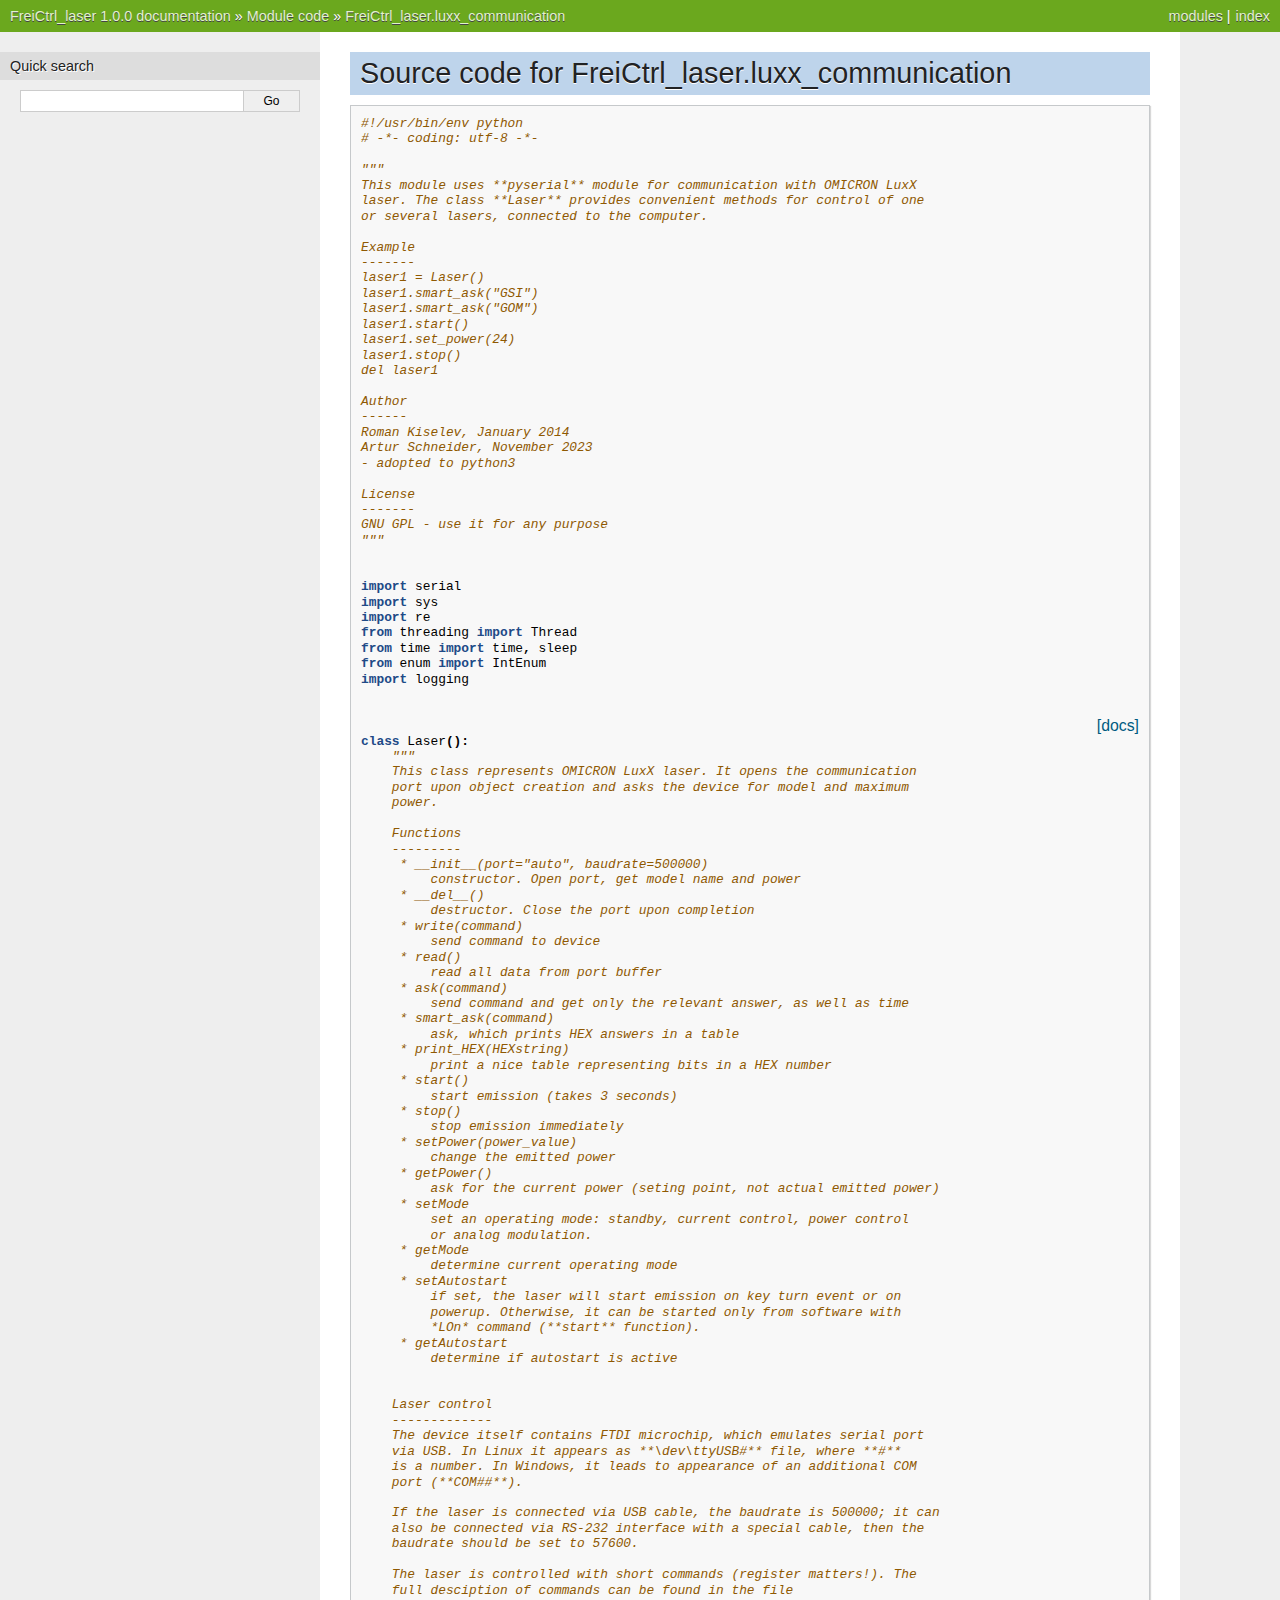
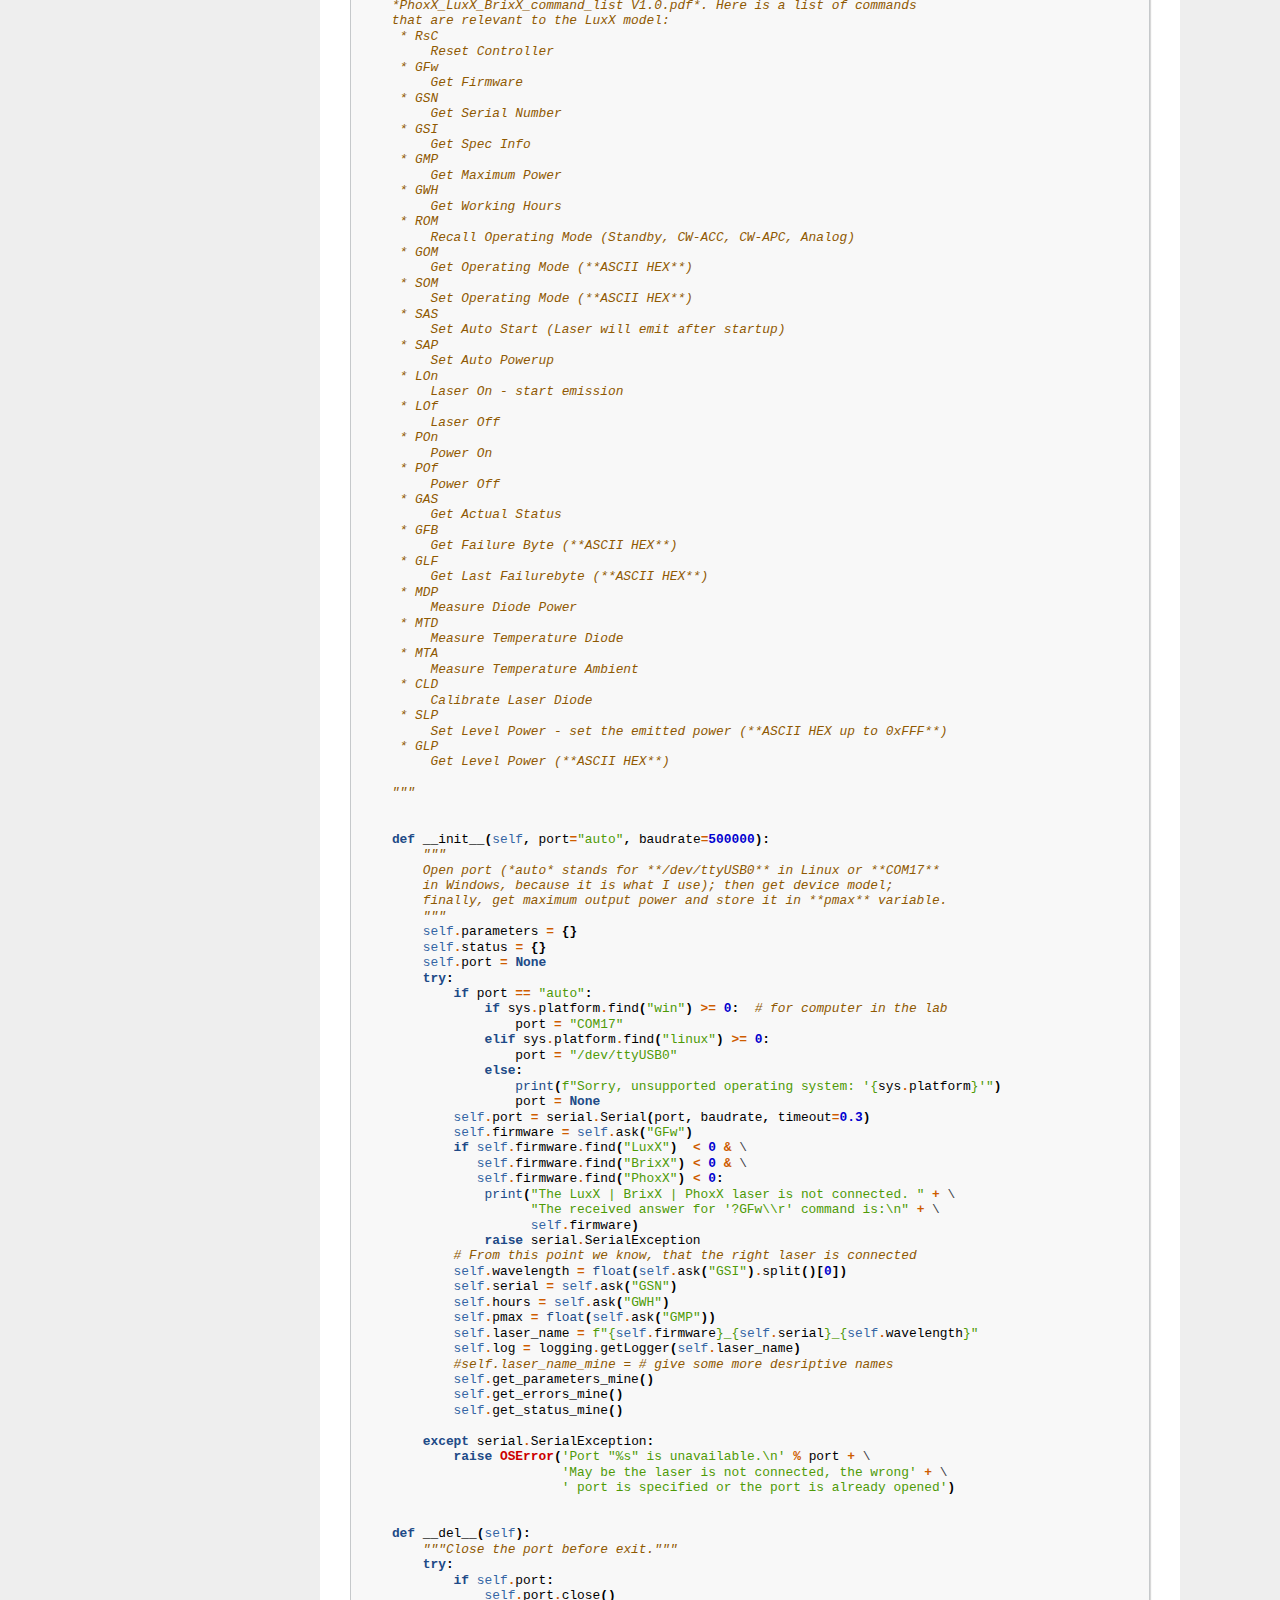
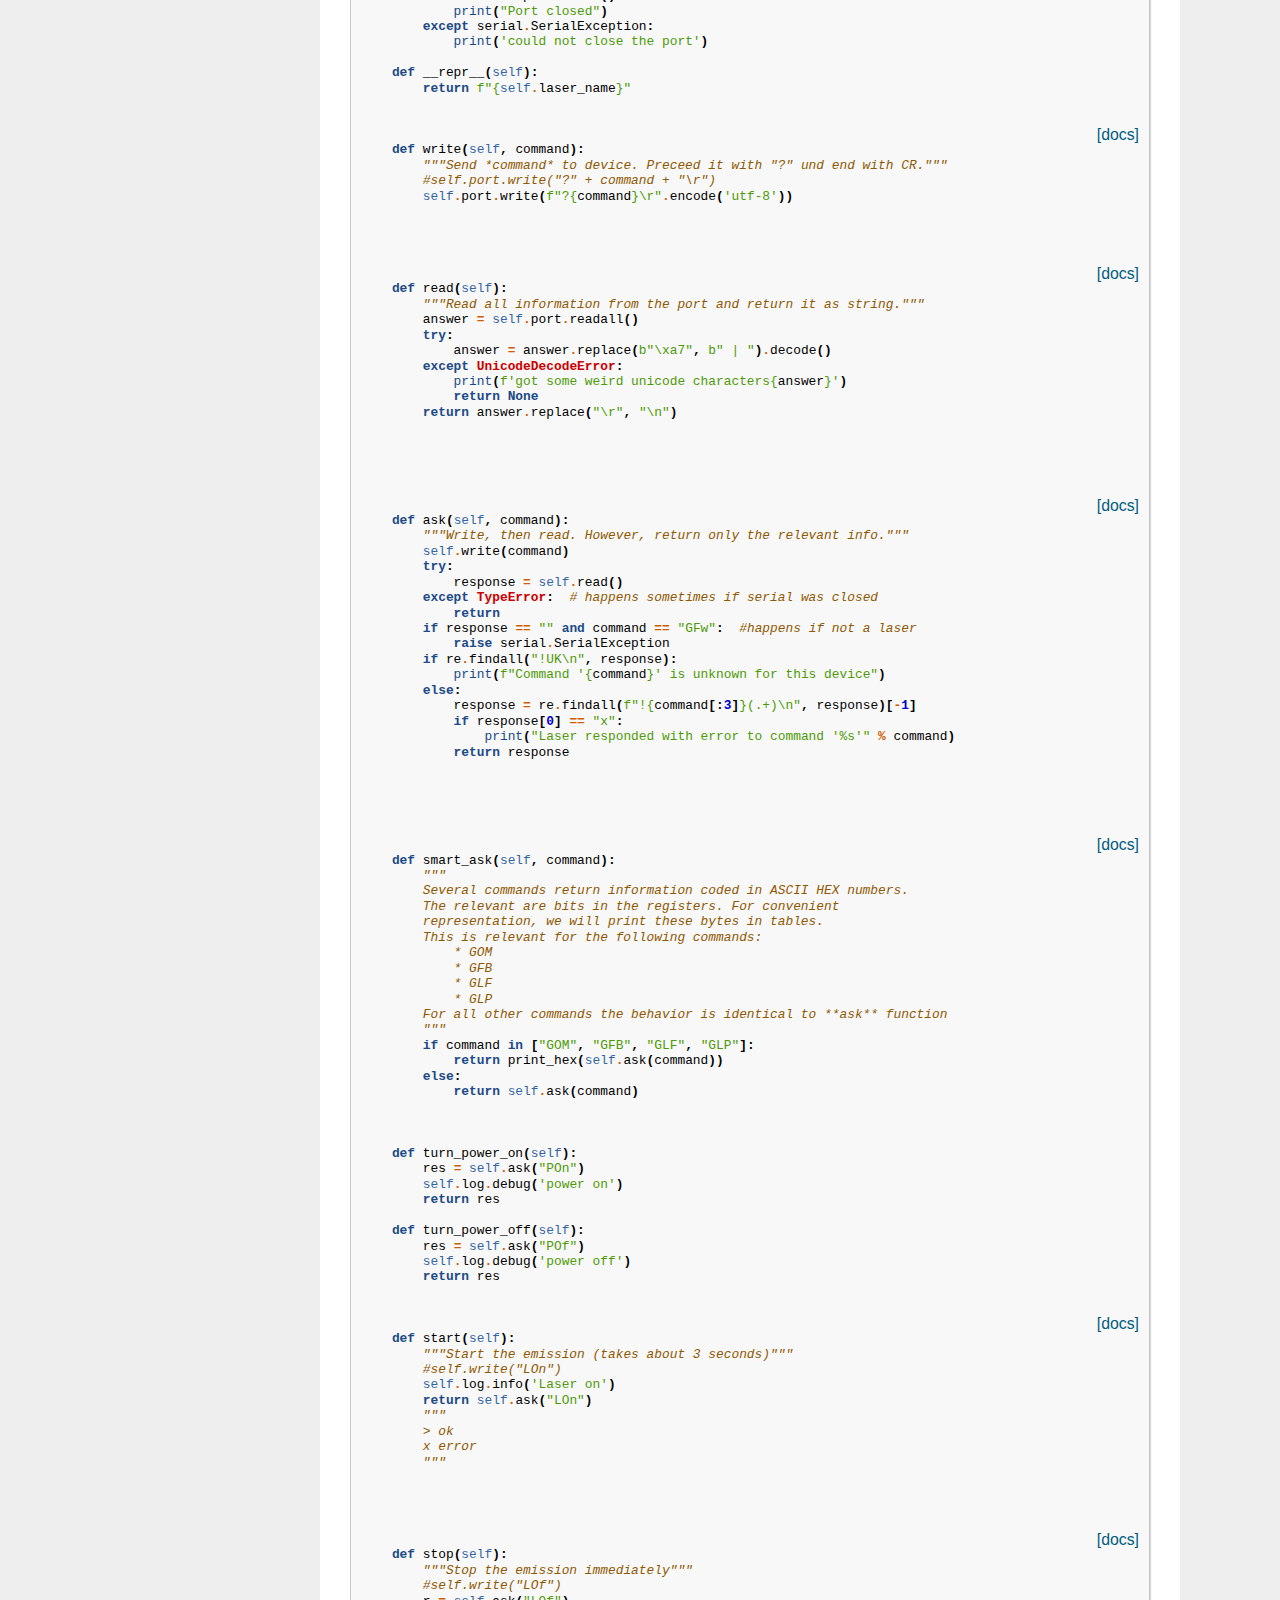
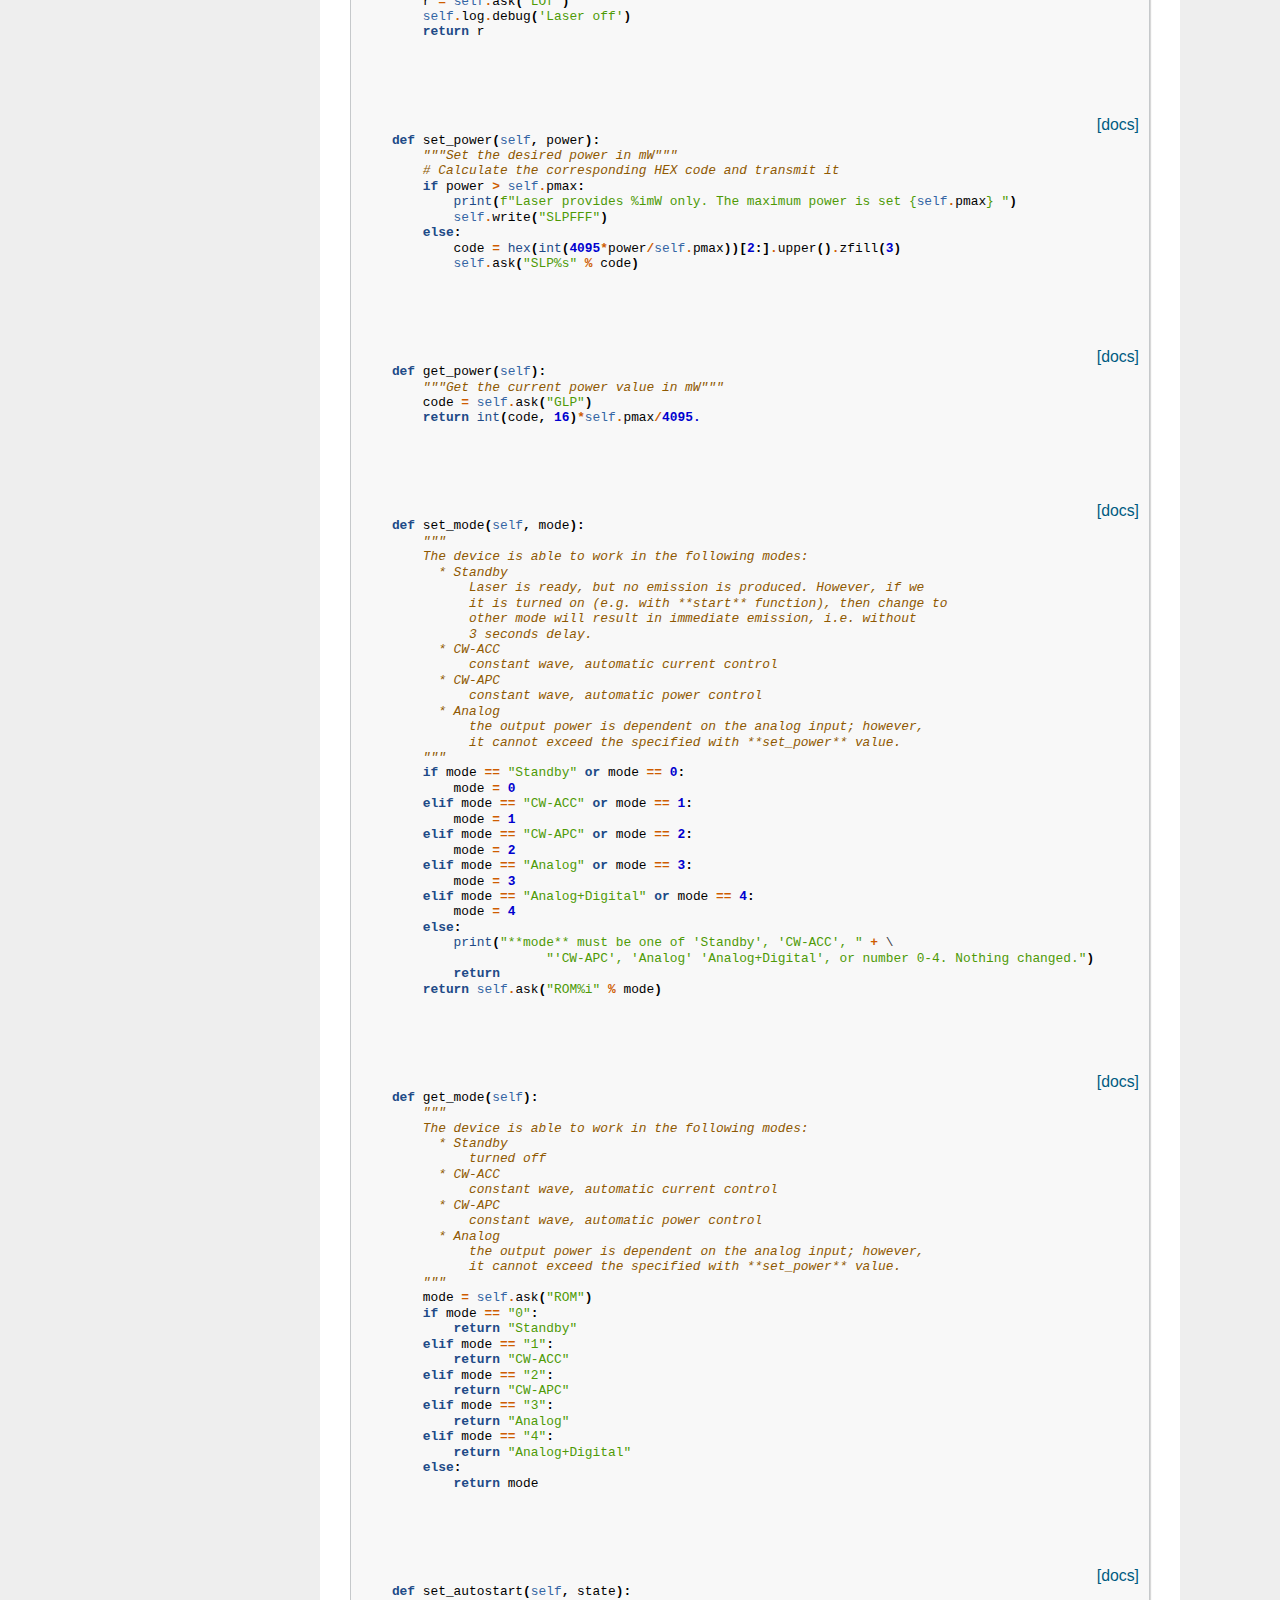
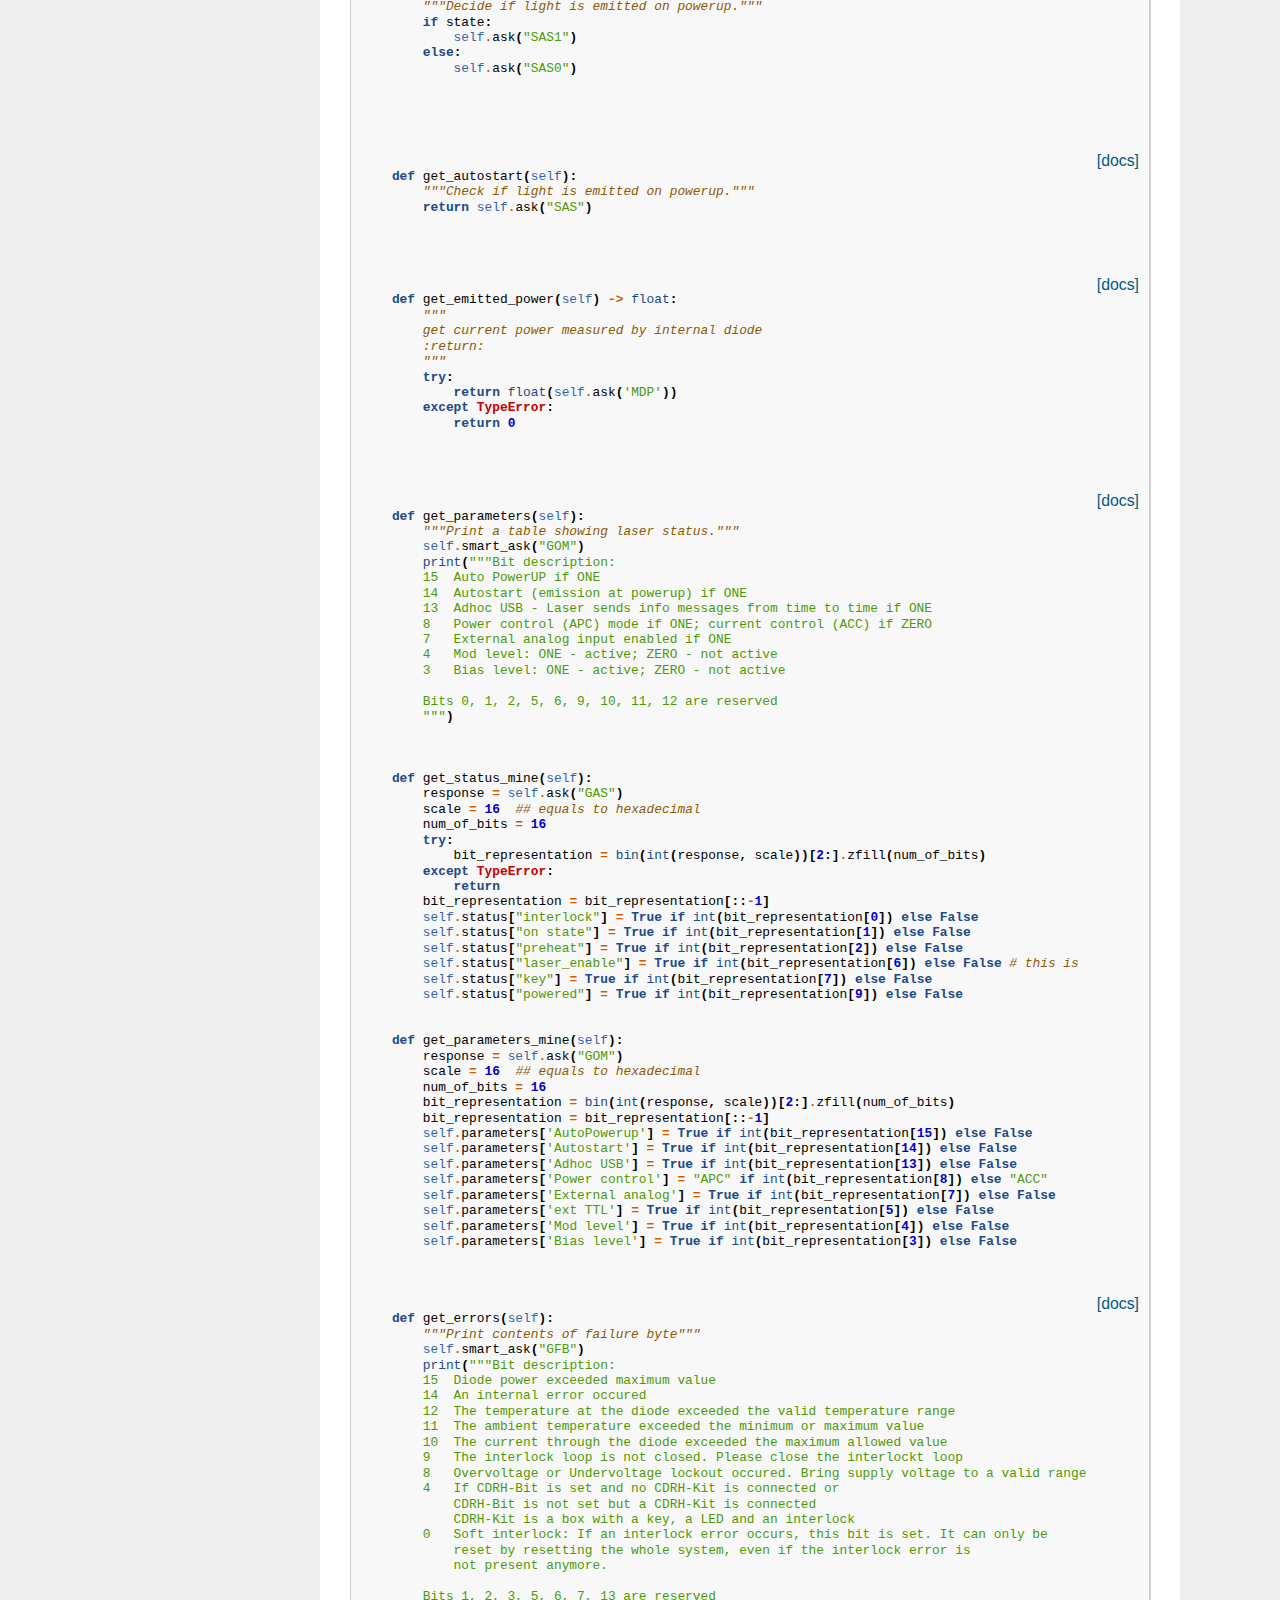
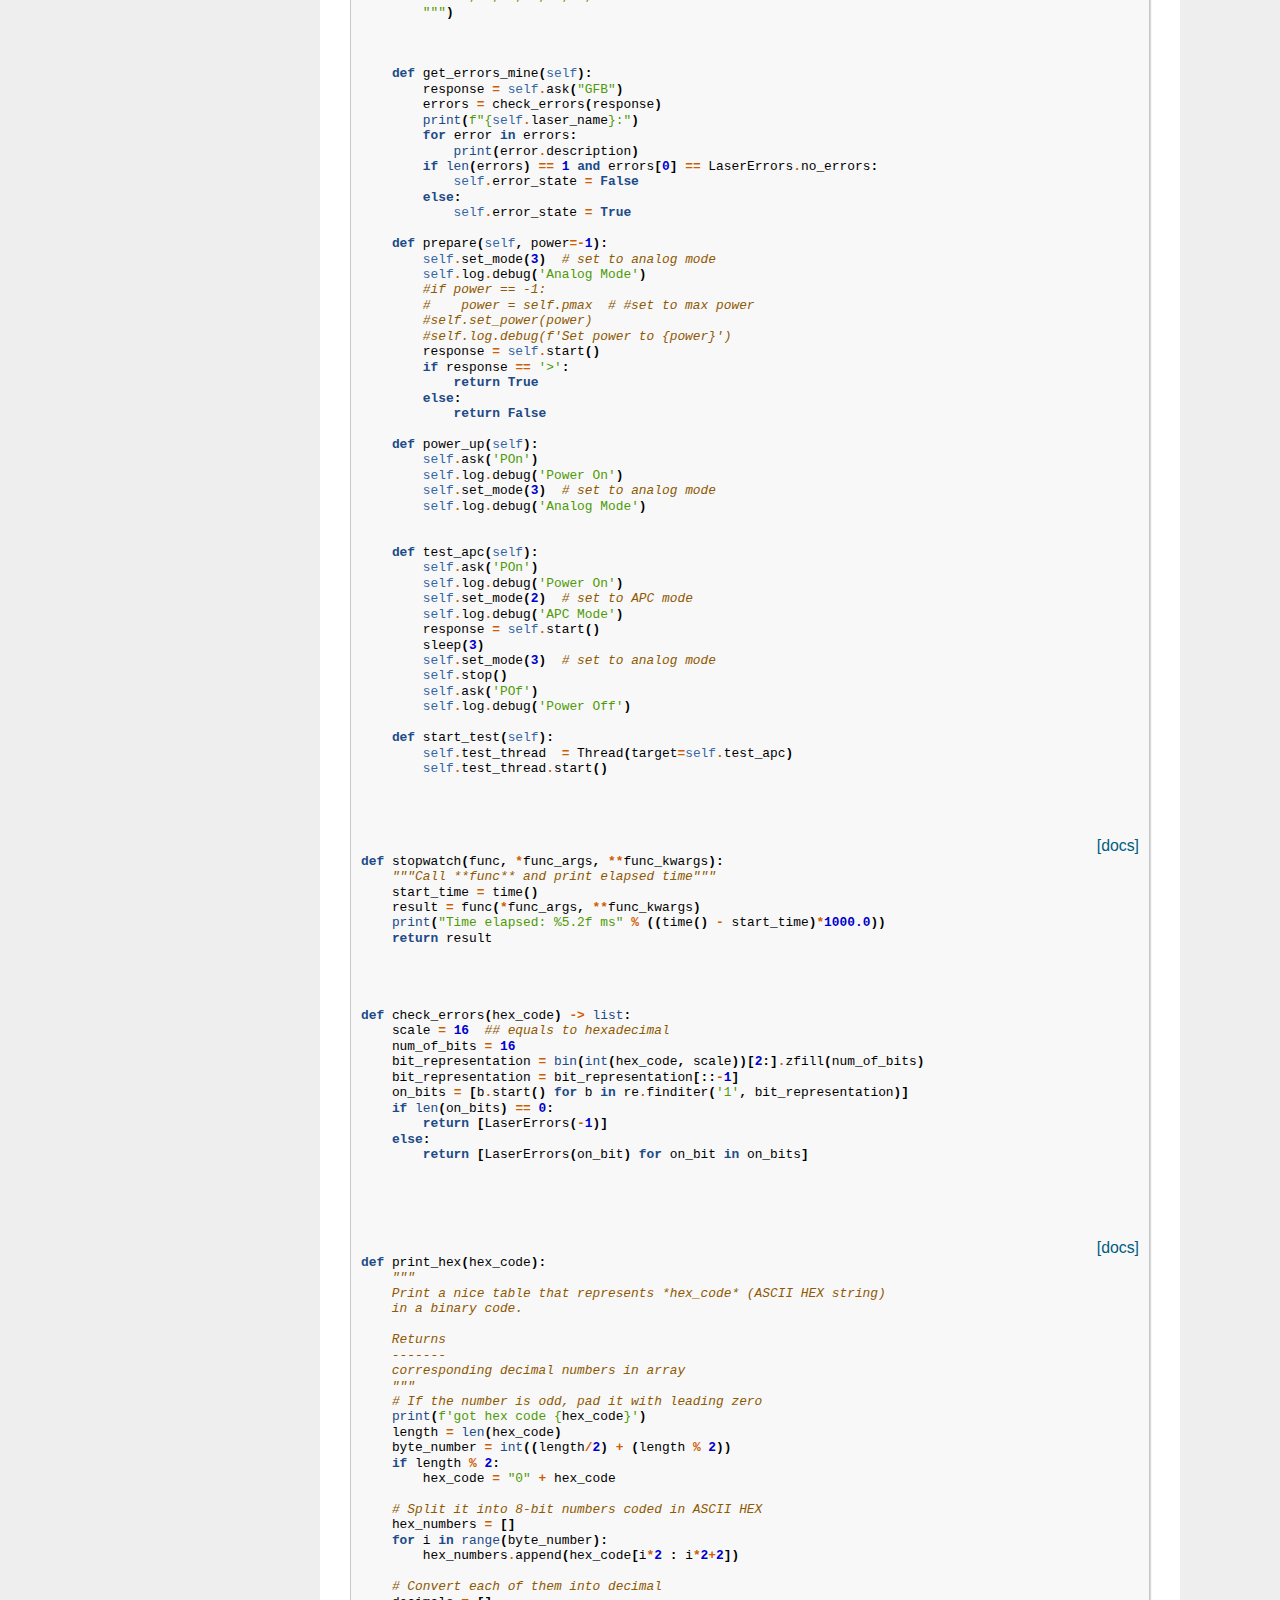
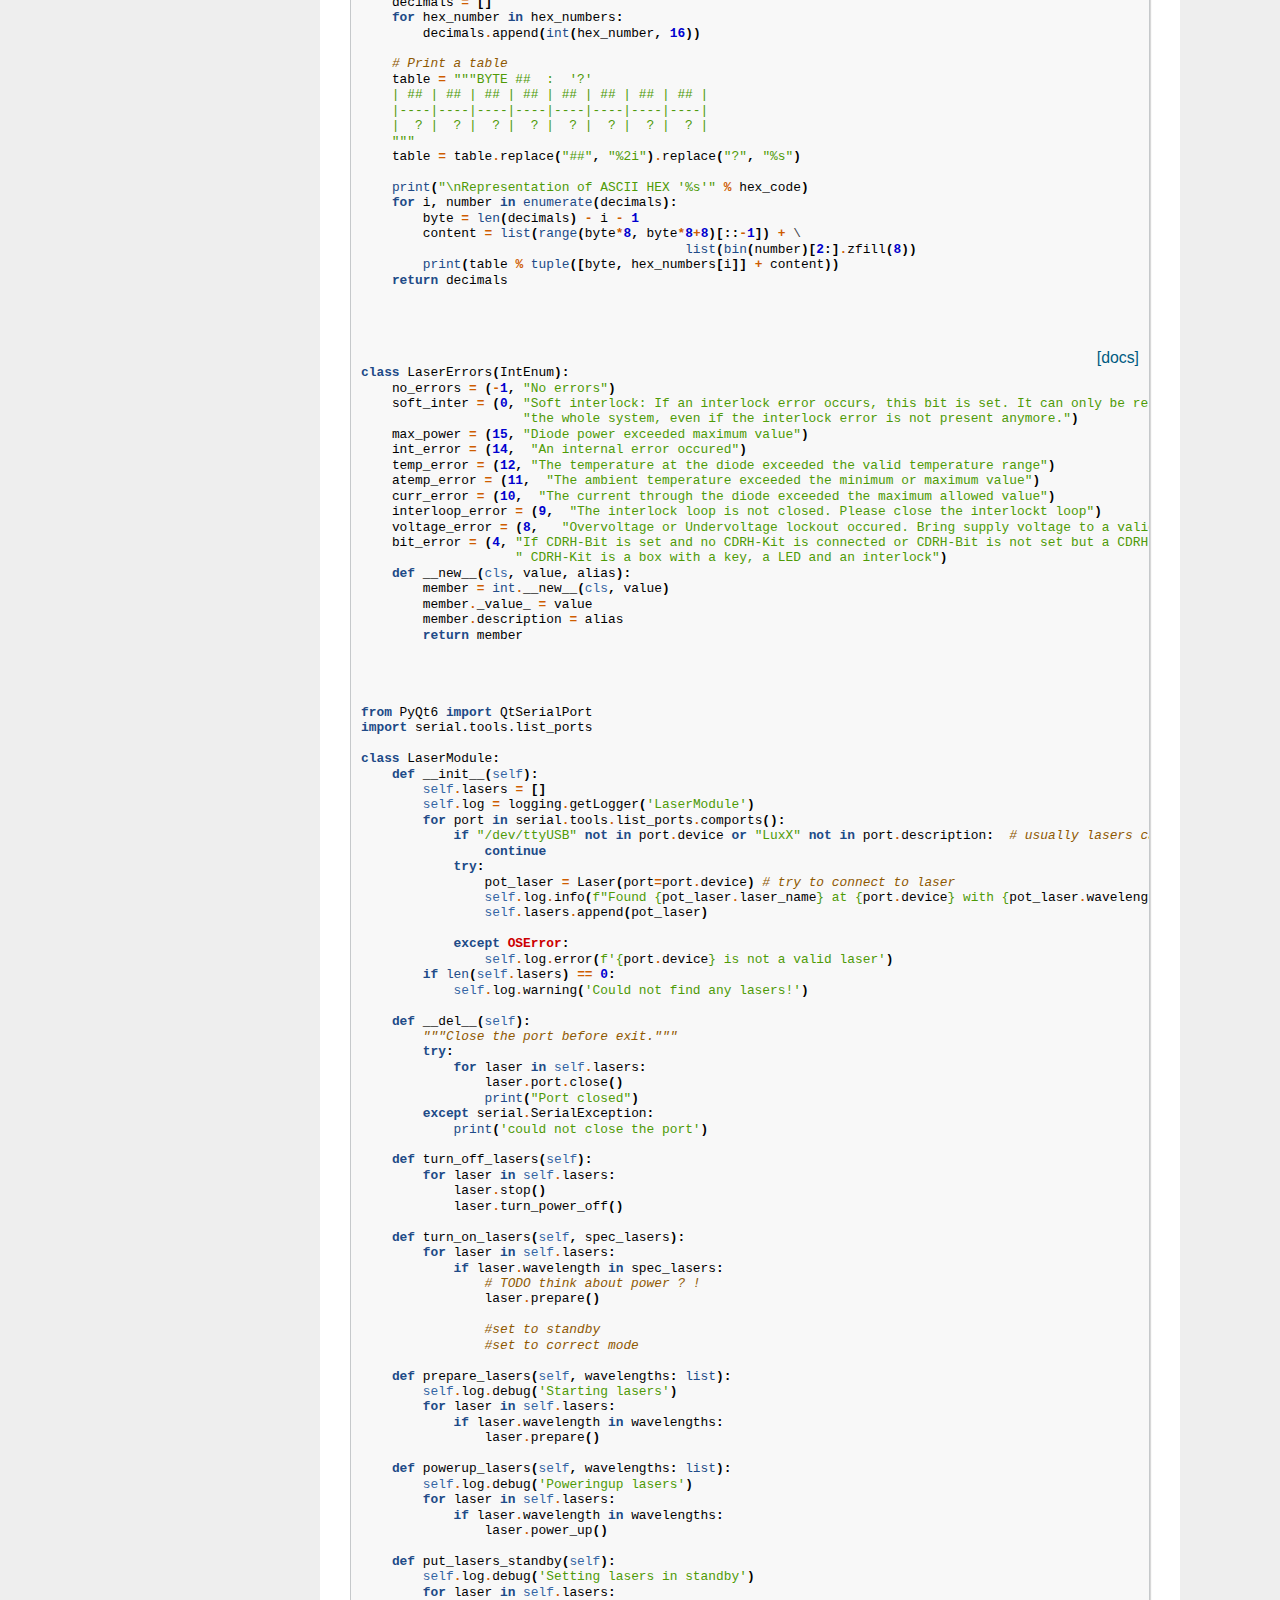
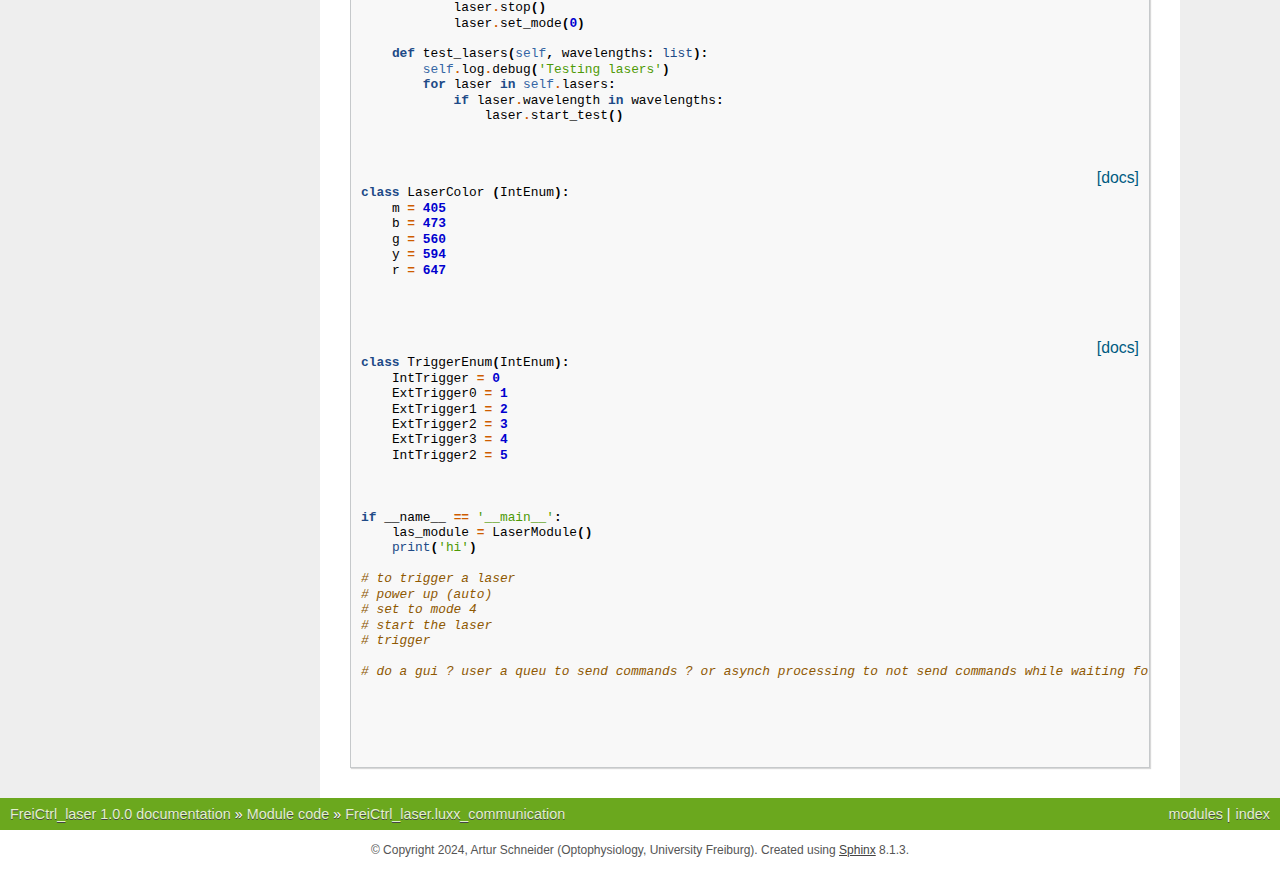
<file: _modules/FreiCtrl_laser/luxx_communication.html>
<!DOCTYPE html>

<html lang="en" data-content_root="../../">
  <head>
    <meta charset="utf-8" />
    <meta name="viewport" content="width=device-width, initial-scale=1.0" />
    <title>FreiCtrl_laser.luxx_communication &#8212; FreiCtrl_laser 1.0.0 documentation</title>
    <link rel="stylesheet" type="text/css" href="../../_static/pygments.css?v=a746c00c" />
    <link rel="stylesheet" type="text/css" href="../../_static/nature.css?v=7610408e" />
    <script src="../../_static/documentation_options.js?v=8d563738"></script>
    <script src="../../_static/doctools.js?v=9bcbadda"></script>
    <script src="../../_static/sphinx_highlight.js?v=dc90522c"></script>
    <link rel="index" title="Index" href="../../genindex.html" />
    <link rel="search" title="Search" href="../../search.html" /> 
  </head><body>
    <div class="related" role="navigation" aria-label="Related">
      <h3>Navigation</h3>
      <ul>
        <li class="right" style="margin-right: 10px">
          <a href="../../genindex.html" title="General Index"
             accesskey="I">index</a></li>
        <li class="right" >
          <a href="../../py-modindex.html" title="Python Module Index"
             >modules</a> |</li>
        <li class="nav-item nav-item-0"><a href="../../index.html">FreiCtrl_laser 1.0.0 documentation</a> &#187;</li>
          <li class="nav-item nav-item-1"><a href="../index.html" accesskey="U">Module code</a> &#187;</li>
        <li class="nav-item nav-item-this"><a href="">FreiCtrl_laser.luxx_communication</a></li> 
      </ul>
    </div>  

    <div class="document">
      <div class="documentwrapper">
        <div class="bodywrapper">
          <div class="body" role="main">
            
  <h1>Source code for FreiCtrl_laser.luxx_communication</h1><div class="highlight"><pre>
<span></span><span class="ch">#!/usr/bin/env python</span>
<span class="c1"># -*- coding: utf-8 -*-</span>

<span class="sd">&quot;&quot;&quot;</span>
<span class="sd">This module uses **pyserial** module for communication with OMICRON LuxX</span>
<span class="sd">laser. The class **Laser** provides convenient methods for control of one</span>
<span class="sd">or several lasers, connected to the computer.</span>

<span class="sd">Example</span>
<span class="sd">-------</span>
<span class="sd">laser1 = Laser()</span>
<span class="sd">laser1.smart_ask(&quot;GSI&quot;)</span>
<span class="sd">laser1.smart_ask(&quot;GOM&quot;)</span>
<span class="sd">laser1.start()</span>
<span class="sd">laser1.set_power(24)</span>
<span class="sd">laser1.stop()</span>
<span class="sd">del laser1</span>

<span class="sd">Author</span>
<span class="sd">------</span>
<span class="sd">Roman Kiselev, January 2014</span>
<span class="sd">Artur Schneider, November 2023</span>
<span class="sd">- adopted to python3</span>

<span class="sd">License</span>
<span class="sd">-------</span>
<span class="sd">GNU GPL - use it for any purpose</span>
<span class="sd">&quot;&quot;&quot;</span>


<span class="kn">import</span> <span class="nn">serial</span>
<span class="kn">import</span> <span class="nn">sys</span>
<span class="kn">import</span> <span class="nn">re</span>
<span class="kn">from</span> <span class="nn">threading</span> <span class="kn">import</span> <span class="n">Thread</span>
<span class="kn">from</span> <span class="nn">time</span> <span class="kn">import</span> <span class="n">time</span><span class="p">,</span> <span class="n">sleep</span>
<span class="kn">from</span> <span class="nn">enum</span> <span class="kn">import</span> <span class="n">IntEnum</span>
<span class="kn">import</span> <span class="nn">logging</span>

<div class="viewcode-block" id="Laser">
<a class="viewcode-back" href="../../api.html#FreiCtrl_laser.luxx_communication.Laser">[docs]</a>
<span class="k">class</span> <span class="nc">Laser</span><span class="p">():</span>
<span class="w">    </span><span class="sd">&quot;&quot;&quot;</span>
<span class="sd">    This class represents OMICRON LuxX laser. It opens the communication</span>
<span class="sd">    port upon object creation and asks the device for model and maximum</span>
<span class="sd">    power.</span>

<span class="sd">    Functions</span>
<span class="sd">    ---------</span>
<span class="sd">     * __init__(port=&quot;auto&quot;, baudrate=500000)</span>
<span class="sd">         constructor. Open port, get model name and power</span>
<span class="sd">     * __del__()</span>
<span class="sd">         destructor. Close the port upon completion</span>
<span class="sd">     * write(command)</span>
<span class="sd">         send command to device</span>
<span class="sd">     * read()</span>
<span class="sd">         read all data from port buffer</span>
<span class="sd">     * ask(command)</span>
<span class="sd">         send command and get only the relevant answer, as well as time</span>
<span class="sd">     * smart_ask(command)</span>
<span class="sd">         ask, which prints HEX answers in a table</span>
<span class="sd">     * print_HEX(HEXstring)</span>
<span class="sd">         print a nice table representing bits in a HEX number</span>
<span class="sd">     * start()</span>
<span class="sd">         start emission (takes 3 seconds)</span>
<span class="sd">     * stop()</span>
<span class="sd">         stop emission immediately</span>
<span class="sd">     * setPower(power_value)</span>
<span class="sd">         change the emitted power</span>
<span class="sd">     * getPower()</span>
<span class="sd">         ask for the current power (seting point, not actual emitted power)</span>
<span class="sd">     * setMode</span>
<span class="sd">         set an operating mode: standby, current control, power control</span>
<span class="sd">         or analog modulation.</span>
<span class="sd">     * getMode</span>
<span class="sd">         determine current operating mode</span>
<span class="sd">     * setAutostart</span>
<span class="sd">         if set, the laser will start emission on key turn event or on</span>
<span class="sd">         powerup. Otherwise, it can be started only from software with</span>
<span class="sd">         *LOn* command (**start** function).</span>
<span class="sd">     * getAutostart</span>
<span class="sd">         determine if autostart is active</span>


<span class="sd">    Laser control</span>
<span class="sd">    -------------</span>
<span class="sd">    The device itself contains FTDI microchip, which emulates serial port</span>
<span class="sd">    via USB. In Linux it appears as **\dev\ttyUSB#** file, where **#**</span>
<span class="sd">    is a number. In Windows, it leads to appearance of an additional COM</span>
<span class="sd">    port (**COM##**).</span>

<span class="sd">    If the laser is connected via USB cable, the baudrate is 500000; it can</span>
<span class="sd">    also be connected via RS-232 interface with a special cable, then the</span>
<span class="sd">    baudrate should be set to 57600.</span>

<span class="sd">    The laser is controlled with short commands (register matters!). The</span>
<span class="sd">    full desciption of commands can be found in the file</span>
<span class="sd">    *PhoxX_LuxX_BrixX_command_list V1.0.pdf*. Here is a list of commands</span>
<span class="sd">    that are relevant to the LuxX model:</span>
<span class="sd">     * RsC</span>
<span class="sd">         Reset Controller</span>
<span class="sd">     * GFw</span>
<span class="sd">         Get Firmware</span>
<span class="sd">     * GSN</span>
<span class="sd">         Get Serial Number</span>
<span class="sd">     * GSI</span>
<span class="sd">         Get Spec Info</span>
<span class="sd">     * GMP</span>
<span class="sd">         Get Maximum Power</span>
<span class="sd">     * GWH</span>
<span class="sd">         Get Working Hours</span>
<span class="sd">     * ROM</span>
<span class="sd">         Recall Operating Mode (Standby, CW-ACC, CW-APC, Analog)</span>
<span class="sd">     * GOM</span>
<span class="sd">         Get Operating Mode (**ASCII HEX**)</span>
<span class="sd">     * SOM</span>
<span class="sd">         Set Operating Mode (**ASCII HEX**)</span>
<span class="sd">     * SAS</span>
<span class="sd">         Set Auto Start (Laser will emit after startup)</span>
<span class="sd">     * SAP</span>
<span class="sd">         Set Auto Powerup</span>
<span class="sd">     * LOn</span>
<span class="sd">         Laser On - start emission</span>
<span class="sd">     * LOf</span>
<span class="sd">         Laser Off</span>
<span class="sd">     * POn</span>
<span class="sd">         Power On</span>
<span class="sd">     * POf</span>
<span class="sd">         Power Off</span>
<span class="sd">     * GAS</span>
<span class="sd">         Get Actual Status</span>
<span class="sd">     * GFB</span>
<span class="sd">         Get Failure Byte (**ASCII HEX**)</span>
<span class="sd">     * GLF</span>
<span class="sd">         Get Last Failurebyte (**ASCII HEX**)</span>
<span class="sd">     * MDP</span>
<span class="sd">         Measure Diode Power</span>
<span class="sd">     * MTD</span>
<span class="sd">         Measure Temperature Diode</span>
<span class="sd">     * MTA</span>
<span class="sd">         Measure Temperature Ambient</span>
<span class="sd">     * CLD</span>
<span class="sd">         Calibrate Laser Diode</span>
<span class="sd">     * SLP</span>
<span class="sd">         Set Level Power - set the emitted power (**ASCII HEX up to 0xFFF**)</span>
<span class="sd">     * GLP</span>
<span class="sd">         Get Level Power (**ASCII HEX**)</span>

<span class="sd">    &quot;&quot;&quot;</span>


    <span class="k">def</span> <span class="fm">__init__</span><span class="p">(</span><span class="bp">self</span><span class="p">,</span> <span class="n">port</span><span class="o">=</span><span class="s2">&quot;auto&quot;</span><span class="p">,</span> <span class="n">baudrate</span><span class="o">=</span><span class="mi">500000</span><span class="p">):</span>
<span class="w">        </span><span class="sd">&quot;&quot;&quot;</span>
<span class="sd">        Open port (*auto* stands for **/dev/ttyUSB0** in Linux or **COM17**</span>
<span class="sd">        in Windows, because it is what I use); then get device model;</span>
<span class="sd">        finally, get maximum output power and store it in **pmax** variable.</span>
<span class="sd">        &quot;&quot;&quot;</span>
        <span class="bp">self</span><span class="o">.</span><span class="n">parameters</span> <span class="o">=</span> <span class="p">{}</span>
        <span class="bp">self</span><span class="o">.</span><span class="n">status</span> <span class="o">=</span> <span class="p">{}</span>
        <span class="bp">self</span><span class="o">.</span><span class="n">port</span> <span class="o">=</span> <span class="kc">None</span>
        <span class="k">try</span><span class="p">:</span>
            <span class="k">if</span> <span class="n">port</span> <span class="o">==</span> <span class="s2">&quot;auto&quot;</span><span class="p">:</span>
                <span class="k">if</span> <span class="n">sys</span><span class="o">.</span><span class="n">platform</span><span class="o">.</span><span class="n">find</span><span class="p">(</span><span class="s2">&quot;win&quot;</span><span class="p">)</span> <span class="o">&gt;=</span> <span class="mi">0</span><span class="p">:</span>  <span class="c1"># for computer in the lab</span>
                    <span class="n">port</span> <span class="o">=</span> <span class="s2">&quot;COM17&quot;</span>
                <span class="k">elif</span> <span class="n">sys</span><span class="o">.</span><span class="n">platform</span><span class="o">.</span><span class="n">find</span><span class="p">(</span><span class="s2">&quot;linux&quot;</span><span class="p">)</span> <span class="o">&gt;=</span> <span class="mi">0</span><span class="p">:</span>
                    <span class="n">port</span> <span class="o">=</span> <span class="s2">&quot;/dev/ttyUSB0&quot;</span>
                <span class="k">else</span><span class="p">:</span>
                    <span class="nb">print</span><span class="p">(</span><span class="sa">f</span><span class="s2">&quot;Sorry, unsupported operating system: &#39;</span><span class="si">{</span><span class="n">sys</span><span class="o">.</span><span class="n">platform</span><span class="si">}</span><span class="s2">&#39;&quot;</span><span class="p">)</span>
                    <span class="n">port</span> <span class="o">=</span> <span class="kc">None</span>
            <span class="bp">self</span><span class="o">.</span><span class="n">port</span> <span class="o">=</span> <span class="n">serial</span><span class="o">.</span><span class="n">Serial</span><span class="p">(</span><span class="n">port</span><span class="p">,</span> <span class="n">baudrate</span><span class="p">,</span> <span class="n">timeout</span><span class="o">=</span><span class="mf">0.3</span><span class="p">)</span>
            <span class="bp">self</span><span class="o">.</span><span class="n">firmware</span> <span class="o">=</span> <span class="bp">self</span><span class="o">.</span><span class="n">ask</span><span class="p">(</span><span class="s2">&quot;GFw&quot;</span><span class="p">)</span>
            <span class="k">if</span> <span class="bp">self</span><span class="o">.</span><span class="n">firmware</span><span class="o">.</span><span class="n">find</span><span class="p">(</span><span class="s2">&quot;LuxX&quot;</span><span class="p">)</span>  <span class="o">&lt;</span> <span class="mi">0</span> <span class="o">&amp;</span> \
               <span class="bp">self</span><span class="o">.</span><span class="n">firmware</span><span class="o">.</span><span class="n">find</span><span class="p">(</span><span class="s2">&quot;BrixX&quot;</span><span class="p">)</span> <span class="o">&lt;</span> <span class="mi">0</span> <span class="o">&amp;</span> \
               <span class="bp">self</span><span class="o">.</span><span class="n">firmware</span><span class="o">.</span><span class="n">find</span><span class="p">(</span><span class="s2">&quot;PhoxX&quot;</span><span class="p">)</span> <span class="o">&lt;</span> <span class="mi">0</span><span class="p">:</span>
                <span class="nb">print</span><span class="p">(</span><span class="s2">&quot;The LuxX | BrixX | PhoxX laser is not connected. &quot;</span> <span class="o">+</span> \
                      <span class="s2">&quot;The received answer for &#39;?GFw</span><span class="se">\\</span><span class="s2">r&#39; command is:</span><span class="se">\n</span><span class="s2">&quot;</span> <span class="o">+</span> \
                      <span class="bp">self</span><span class="o">.</span><span class="n">firmware</span><span class="p">)</span>
                <span class="k">raise</span> <span class="n">serial</span><span class="o">.</span><span class="n">SerialException</span>
            <span class="c1"># From this point we know, that the right laser is connected</span>
            <span class="bp">self</span><span class="o">.</span><span class="n">wavelength</span> <span class="o">=</span> <span class="nb">float</span><span class="p">(</span><span class="bp">self</span><span class="o">.</span><span class="n">ask</span><span class="p">(</span><span class="s2">&quot;GSI&quot;</span><span class="p">)</span><span class="o">.</span><span class="n">split</span><span class="p">()[</span><span class="mi">0</span><span class="p">])</span>
            <span class="bp">self</span><span class="o">.</span><span class="n">serial</span> <span class="o">=</span> <span class="bp">self</span><span class="o">.</span><span class="n">ask</span><span class="p">(</span><span class="s2">&quot;GSN&quot;</span><span class="p">)</span>
            <span class="bp">self</span><span class="o">.</span><span class="n">hours</span> <span class="o">=</span> <span class="bp">self</span><span class="o">.</span><span class="n">ask</span><span class="p">(</span><span class="s2">&quot;GWH&quot;</span><span class="p">)</span>
            <span class="bp">self</span><span class="o">.</span><span class="n">pmax</span> <span class="o">=</span> <span class="nb">float</span><span class="p">(</span><span class="bp">self</span><span class="o">.</span><span class="n">ask</span><span class="p">(</span><span class="s2">&quot;GMP&quot;</span><span class="p">))</span>
            <span class="bp">self</span><span class="o">.</span><span class="n">laser_name</span> <span class="o">=</span> <span class="sa">f</span><span class="s2">&quot;</span><span class="si">{</span><span class="bp">self</span><span class="o">.</span><span class="n">firmware</span><span class="si">}</span><span class="s2">_</span><span class="si">{</span><span class="bp">self</span><span class="o">.</span><span class="n">serial</span><span class="si">}</span><span class="s2">_</span><span class="si">{</span><span class="bp">self</span><span class="o">.</span><span class="n">wavelength</span><span class="si">}</span><span class="s2">&quot;</span>
            <span class="bp">self</span><span class="o">.</span><span class="n">log</span> <span class="o">=</span> <span class="n">logging</span><span class="o">.</span><span class="n">getLogger</span><span class="p">(</span><span class="bp">self</span><span class="o">.</span><span class="n">laser_name</span><span class="p">)</span>
            <span class="c1">#self.laser_name_mine = # give some more desriptive names</span>
            <span class="bp">self</span><span class="o">.</span><span class="n">get_parameters_mine</span><span class="p">()</span>
            <span class="bp">self</span><span class="o">.</span><span class="n">get_errors_mine</span><span class="p">()</span>
            <span class="bp">self</span><span class="o">.</span><span class="n">get_status_mine</span><span class="p">()</span>

        <span class="k">except</span> <span class="n">serial</span><span class="o">.</span><span class="n">SerialException</span><span class="p">:</span>
            <span class="k">raise</span> <span class="ne">OSError</span><span class="p">(</span><span class="s1">&#39;Port &quot;</span><span class="si">%s</span><span class="s1">&quot; is unavailable.</span><span class="se">\n</span><span class="s1">&#39;</span> <span class="o">%</span> <span class="n">port</span> <span class="o">+</span> \
                          <span class="s1">&#39;May be the laser is not connected, the wrong&#39;</span> <span class="o">+</span> \
                          <span class="s1">&#39; port is specified or the port is already opened&#39;</span><span class="p">)</span>


    <span class="k">def</span> <span class="fm">__del__</span><span class="p">(</span><span class="bp">self</span><span class="p">):</span>
<span class="w">        </span><span class="sd">&quot;&quot;&quot;Close the port before exit.&quot;&quot;&quot;</span>
        <span class="k">try</span><span class="p">:</span>
            <span class="k">if</span> <span class="bp">self</span><span class="o">.</span><span class="n">port</span><span class="p">:</span>
                <span class="bp">self</span><span class="o">.</span><span class="n">port</span><span class="o">.</span><span class="n">close</span><span class="p">()</span>
            <span class="nb">print</span><span class="p">(</span><span class="s2">&quot;Port closed&quot;</span><span class="p">)</span>
        <span class="k">except</span> <span class="n">serial</span><span class="o">.</span><span class="n">SerialException</span><span class="p">:</span>
            <span class="nb">print</span><span class="p">(</span><span class="s1">&#39;could not close the port&#39;</span><span class="p">)</span>

    <span class="k">def</span> <span class="fm">__repr__</span><span class="p">(</span><span class="bp">self</span><span class="p">):</span>
        <span class="k">return</span> <span class="sa">f</span><span class="s2">&quot;</span><span class="si">{</span><span class="bp">self</span><span class="o">.</span><span class="n">laser_name</span><span class="si">}</span><span class="s2">&quot;</span>

<div class="viewcode-block" id="Laser.write">
<a class="viewcode-back" href="../../api.html#FreiCtrl_laser.luxx_communication.Laser.write">[docs]</a>
    <span class="k">def</span> <span class="nf">write</span><span class="p">(</span><span class="bp">self</span><span class="p">,</span> <span class="n">command</span><span class="p">):</span>
<span class="w">        </span><span class="sd">&quot;&quot;&quot;Send *command* to device. Preceed it with &quot;?&quot; und end with CR.&quot;&quot;&quot;</span>
        <span class="c1">#self.port.write(&quot;?&quot; + command + &quot;\r&quot;)</span>
        <span class="bp">self</span><span class="o">.</span><span class="n">port</span><span class="o">.</span><span class="n">write</span><span class="p">(</span><span class="sa">f</span><span class="s2">&quot;?</span><span class="si">{</span><span class="n">command</span><span class="si">}</span><span class="se">\r</span><span class="s2">&quot;</span><span class="o">.</span><span class="n">encode</span><span class="p">(</span><span class="s1">&#39;utf-8&#39;</span><span class="p">))</span></div>


<div class="viewcode-block" id="Laser.read">
<a class="viewcode-back" href="../../api.html#FreiCtrl_laser.luxx_communication.Laser.read">[docs]</a>
    <span class="k">def</span> <span class="nf">read</span><span class="p">(</span><span class="bp">self</span><span class="p">):</span>
<span class="w">        </span><span class="sd">&quot;&quot;&quot;Read all information from the port and return it as string.&quot;&quot;&quot;</span>
        <span class="n">answer</span> <span class="o">=</span> <span class="bp">self</span><span class="o">.</span><span class="n">port</span><span class="o">.</span><span class="n">readall</span><span class="p">()</span>
        <span class="k">try</span><span class="p">:</span>
            <span class="n">answer</span> <span class="o">=</span> <span class="n">answer</span><span class="o">.</span><span class="n">replace</span><span class="p">(</span><span class="sa">b</span><span class="s2">&quot;</span><span class="se">\xa7</span><span class="s2">&quot;</span><span class="p">,</span> <span class="sa">b</span><span class="s2">&quot; | &quot;</span><span class="p">)</span><span class="o">.</span><span class="n">decode</span><span class="p">()</span>
        <span class="k">except</span> <span class="ne">UnicodeDecodeError</span><span class="p">:</span>
            <span class="nb">print</span><span class="p">(</span><span class="sa">f</span><span class="s1">&#39;got some weird unicode characters</span><span class="si">{</span><span class="n">answer</span><span class="si">}</span><span class="s1">&#39;</span><span class="p">)</span>
            <span class="k">return</span> <span class="kc">None</span>
        <span class="k">return</span> <span class="n">answer</span><span class="o">.</span><span class="n">replace</span><span class="p">(</span><span class="s2">&quot;</span><span class="se">\r</span><span class="s2">&quot;</span><span class="p">,</span> <span class="s2">&quot;</span><span class="se">\n</span><span class="s2">&quot;</span><span class="p">)</span></div>



<div class="viewcode-block" id="Laser.ask">
<a class="viewcode-back" href="../../api.html#FreiCtrl_laser.luxx_communication.Laser.ask">[docs]</a>
    <span class="k">def</span> <span class="nf">ask</span><span class="p">(</span><span class="bp">self</span><span class="p">,</span> <span class="n">command</span><span class="p">):</span>
<span class="w">        </span><span class="sd">&quot;&quot;&quot;Write, then read. However, return only the relevant info.&quot;&quot;&quot;</span>
        <span class="bp">self</span><span class="o">.</span><span class="n">write</span><span class="p">(</span><span class="n">command</span><span class="p">)</span>
        <span class="k">try</span><span class="p">:</span>
            <span class="n">response</span> <span class="o">=</span> <span class="bp">self</span><span class="o">.</span><span class="n">read</span><span class="p">()</span>
        <span class="k">except</span> <span class="ne">TypeError</span><span class="p">:</span>  <span class="c1"># happens sometimes if serial was closed</span>
            <span class="k">return</span>
        <span class="k">if</span> <span class="n">response</span> <span class="o">==</span> <span class="s2">&quot;&quot;</span> <span class="ow">and</span> <span class="n">command</span> <span class="o">==</span> <span class="s2">&quot;GFw&quot;</span><span class="p">:</span>  <span class="c1">#happens if not a laser</span>
            <span class="k">raise</span> <span class="n">serial</span><span class="o">.</span><span class="n">SerialException</span>
        <span class="k">if</span> <span class="n">re</span><span class="o">.</span><span class="n">findall</span><span class="p">(</span><span class="s2">&quot;!UK</span><span class="se">\n</span><span class="s2">&quot;</span><span class="p">,</span> <span class="n">response</span><span class="p">):</span>
            <span class="nb">print</span><span class="p">(</span><span class="sa">f</span><span class="s2">&quot;Command &#39;</span><span class="si">{</span><span class="n">command</span><span class="si">}</span><span class="s2">&#39; is unknown for this device&quot;</span><span class="p">)</span>
        <span class="k">else</span><span class="p">:</span>
            <span class="n">response</span> <span class="o">=</span> <span class="n">re</span><span class="o">.</span><span class="n">findall</span><span class="p">(</span><span class="sa">f</span><span class="s2">&quot;!</span><span class="si">{</span><span class="n">command</span><span class="p">[:</span><span class="mi">3</span><span class="p">]</span><span class="si">}</span><span class="s2">(.+)</span><span class="se">\n</span><span class="s2">&quot;</span><span class="p">,</span> <span class="n">response</span><span class="p">)[</span><span class="o">-</span><span class="mi">1</span><span class="p">]</span>
            <span class="k">if</span> <span class="n">response</span><span class="p">[</span><span class="mi">0</span><span class="p">]</span> <span class="o">==</span> <span class="s2">&quot;x&quot;</span><span class="p">:</span>
                <span class="nb">print</span><span class="p">(</span><span class="s2">&quot;Laser responded with error to command &#39;</span><span class="si">%s</span><span class="s2">&#39;&quot;</span> <span class="o">%</span> <span class="n">command</span><span class="p">)</span>
            <span class="k">return</span> <span class="n">response</span></div>



<div class="viewcode-block" id="Laser.smart_ask">
<a class="viewcode-back" href="../../api.html#FreiCtrl_laser.luxx_communication.Laser.smart_ask">[docs]</a>
    <span class="k">def</span> <span class="nf">smart_ask</span><span class="p">(</span><span class="bp">self</span><span class="p">,</span> <span class="n">command</span><span class="p">):</span>
<span class="w">        </span><span class="sd">&quot;&quot;&quot;</span>
<span class="sd">        Several commands return information coded in ASCII HEX numbers.</span>
<span class="sd">        The relevant are bits in the registers. For convenient</span>
<span class="sd">        representation, we will print these bytes in tables.</span>
<span class="sd">        This is relevant for the following commands:</span>
<span class="sd">            * GOM</span>
<span class="sd">            * GFB</span>
<span class="sd">            * GLF</span>
<span class="sd">            * GLP</span>
<span class="sd">        For all other commands the behavior is identical to **ask** function</span>
<span class="sd">        &quot;&quot;&quot;</span>
        <span class="k">if</span> <span class="n">command</span> <span class="ow">in</span> <span class="p">[</span><span class="s2">&quot;GOM&quot;</span><span class="p">,</span> <span class="s2">&quot;GFB&quot;</span><span class="p">,</span> <span class="s2">&quot;GLF&quot;</span><span class="p">,</span> <span class="s2">&quot;GLP&quot;</span><span class="p">]:</span>
            <span class="k">return</span> <span class="n">print_hex</span><span class="p">(</span><span class="bp">self</span><span class="o">.</span><span class="n">ask</span><span class="p">(</span><span class="n">command</span><span class="p">))</span>
        <span class="k">else</span><span class="p">:</span>
            <span class="k">return</span> <span class="bp">self</span><span class="o">.</span><span class="n">ask</span><span class="p">(</span><span class="n">command</span><span class="p">)</span></div>


    <span class="k">def</span> <span class="nf">turn_power_on</span><span class="p">(</span><span class="bp">self</span><span class="p">):</span>
        <span class="n">res</span> <span class="o">=</span> <span class="bp">self</span><span class="o">.</span><span class="n">ask</span><span class="p">(</span><span class="s2">&quot;POn&quot;</span><span class="p">)</span>
        <span class="bp">self</span><span class="o">.</span><span class="n">log</span><span class="o">.</span><span class="n">debug</span><span class="p">(</span><span class="s1">&#39;power on&#39;</span><span class="p">)</span>
        <span class="k">return</span> <span class="n">res</span>

    <span class="k">def</span> <span class="nf">turn_power_off</span><span class="p">(</span><span class="bp">self</span><span class="p">):</span>
        <span class="n">res</span> <span class="o">=</span> <span class="bp">self</span><span class="o">.</span><span class="n">ask</span><span class="p">(</span><span class="s2">&quot;POf&quot;</span><span class="p">)</span>
        <span class="bp">self</span><span class="o">.</span><span class="n">log</span><span class="o">.</span><span class="n">debug</span><span class="p">(</span><span class="s1">&#39;power off&#39;</span><span class="p">)</span>
        <span class="k">return</span> <span class="n">res</span>

<div class="viewcode-block" id="Laser.start">
<a class="viewcode-back" href="../../api.html#FreiCtrl_laser.luxx_communication.Laser.start">[docs]</a>
    <span class="k">def</span> <span class="nf">start</span><span class="p">(</span><span class="bp">self</span><span class="p">):</span>
<span class="w">        </span><span class="sd">&quot;&quot;&quot;Start the emission (takes about 3 seconds)&quot;&quot;&quot;</span>
        <span class="c1">#self.write(&quot;LOn&quot;)</span>
        <span class="bp">self</span><span class="o">.</span><span class="n">log</span><span class="o">.</span><span class="n">info</span><span class="p">(</span><span class="s1">&#39;Laser on&#39;</span><span class="p">)</span>
        <span class="k">return</span> <span class="bp">self</span><span class="o">.</span><span class="n">ask</span><span class="p">(</span><span class="s2">&quot;LOn&quot;</span><span class="p">)</span>
<span class="w">        </span><span class="sd">&quot;&quot;&quot;</span>
<span class="sd">        &gt; ok</span>
<span class="sd">        x error</span>
<span class="sd">        &quot;&quot;&quot;</span></div>


<div class="viewcode-block" id="Laser.stop">
<a class="viewcode-back" href="../../api.html#FreiCtrl_laser.luxx_communication.Laser.stop">[docs]</a>
    <span class="k">def</span> <span class="nf">stop</span><span class="p">(</span><span class="bp">self</span><span class="p">):</span>
<span class="w">        </span><span class="sd">&quot;&quot;&quot;Stop the emission immediately&quot;&quot;&quot;</span>
        <span class="c1">#self.write(&quot;LOf&quot;)</span>
        <span class="n">r</span> <span class="o">=</span> <span class="bp">self</span><span class="o">.</span><span class="n">ask</span><span class="p">(</span><span class="s2">&quot;LOf&quot;</span><span class="p">)</span>
        <span class="bp">self</span><span class="o">.</span><span class="n">log</span><span class="o">.</span><span class="n">debug</span><span class="p">(</span><span class="s1">&#39;Laser off&#39;</span><span class="p">)</span>
        <span class="k">return</span> <span class="n">r</span></div>



<div class="viewcode-block" id="Laser.set_power">
<a class="viewcode-back" href="../../api.html#FreiCtrl_laser.luxx_communication.Laser.set_power">[docs]</a>
    <span class="k">def</span> <span class="nf">set_power</span><span class="p">(</span><span class="bp">self</span><span class="p">,</span> <span class="n">power</span><span class="p">):</span>
<span class="w">        </span><span class="sd">&quot;&quot;&quot;Set the desired power in mW&quot;&quot;&quot;</span>
        <span class="c1"># Calculate the corresponding HEX code and transmit it</span>
        <span class="k">if</span> <span class="n">power</span> <span class="o">&gt;</span> <span class="bp">self</span><span class="o">.</span><span class="n">pmax</span><span class="p">:</span>
            <span class="nb">print</span><span class="p">(</span><span class="sa">f</span><span class="s2">&quot;Laser provides %imW only. The maximum power is set </span><span class="si">{</span><span class="bp">self</span><span class="o">.</span><span class="n">pmax</span><span class="si">}</span><span class="s2"> &quot;</span><span class="p">)</span>
            <span class="bp">self</span><span class="o">.</span><span class="n">write</span><span class="p">(</span><span class="s2">&quot;SLPFFF&quot;</span><span class="p">)</span>
        <span class="k">else</span><span class="p">:</span>
            <span class="n">code</span> <span class="o">=</span> <span class="nb">hex</span><span class="p">(</span><span class="nb">int</span><span class="p">(</span><span class="mi">4095</span><span class="o">*</span><span class="n">power</span><span class="o">/</span><span class="bp">self</span><span class="o">.</span><span class="n">pmax</span><span class="p">))[</span><span class="mi">2</span><span class="p">:]</span><span class="o">.</span><span class="n">upper</span><span class="p">()</span><span class="o">.</span><span class="n">zfill</span><span class="p">(</span><span class="mi">3</span><span class="p">)</span>
            <span class="bp">self</span><span class="o">.</span><span class="n">ask</span><span class="p">(</span><span class="s2">&quot;SLP</span><span class="si">%s</span><span class="s2">&quot;</span> <span class="o">%</span> <span class="n">code</span><span class="p">)</span></div>



<div class="viewcode-block" id="Laser.get_power">
<a class="viewcode-back" href="../../api.html#FreiCtrl_laser.luxx_communication.Laser.get_power">[docs]</a>
    <span class="k">def</span> <span class="nf">get_power</span><span class="p">(</span><span class="bp">self</span><span class="p">):</span>
<span class="w">        </span><span class="sd">&quot;&quot;&quot;Get the current power value in mW&quot;&quot;&quot;</span>
        <span class="n">code</span> <span class="o">=</span> <span class="bp">self</span><span class="o">.</span><span class="n">ask</span><span class="p">(</span><span class="s2">&quot;GLP&quot;</span><span class="p">)</span>
        <span class="k">return</span> <span class="nb">int</span><span class="p">(</span><span class="n">code</span><span class="p">,</span> <span class="mi">16</span><span class="p">)</span><span class="o">*</span><span class="bp">self</span><span class="o">.</span><span class="n">pmax</span><span class="o">/</span><span class="mf">4095.</span></div>



<div class="viewcode-block" id="Laser.set_mode">
<a class="viewcode-back" href="../../api.html#FreiCtrl_laser.luxx_communication.Laser.set_mode">[docs]</a>
    <span class="k">def</span> <span class="nf">set_mode</span><span class="p">(</span><span class="bp">self</span><span class="p">,</span> <span class="n">mode</span><span class="p">):</span>
<span class="w">        </span><span class="sd">&quot;&quot;&quot;</span>
<span class="sd">        The device is able to work in the following modes:</span>
<span class="sd">          * Standby</span>
<span class="sd">              Laser is ready, but no emission is produced. However, if we</span>
<span class="sd">              it is turned on (e.g. with **start** function), then change to</span>
<span class="sd">              other mode will result in immediate emission, i.e. without</span>
<span class="sd">              3 seconds delay.</span>
<span class="sd">          * CW-ACC</span>
<span class="sd">              constant wave, automatic current control</span>
<span class="sd">          * CW-APC</span>
<span class="sd">              constant wave, automatic power control</span>
<span class="sd">          * Analog</span>
<span class="sd">              the output power is dependent on the analog input; however,</span>
<span class="sd">              it cannot exceed the specified with **set_power** value.</span>
<span class="sd">        &quot;&quot;&quot;</span>
        <span class="k">if</span> <span class="n">mode</span> <span class="o">==</span> <span class="s2">&quot;Standby&quot;</span> <span class="ow">or</span> <span class="n">mode</span> <span class="o">==</span> <span class="mi">0</span><span class="p">:</span>
            <span class="n">mode</span> <span class="o">=</span> <span class="mi">0</span>
        <span class="k">elif</span> <span class="n">mode</span> <span class="o">==</span> <span class="s2">&quot;CW-ACC&quot;</span> <span class="ow">or</span> <span class="n">mode</span> <span class="o">==</span> <span class="mi">1</span><span class="p">:</span>
            <span class="n">mode</span> <span class="o">=</span> <span class="mi">1</span>
        <span class="k">elif</span> <span class="n">mode</span> <span class="o">==</span> <span class="s2">&quot;CW-APC&quot;</span> <span class="ow">or</span> <span class="n">mode</span> <span class="o">==</span> <span class="mi">2</span><span class="p">:</span>
            <span class="n">mode</span> <span class="o">=</span> <span class="mi">2</span>
        <span class="k">elif</span> <span class="n">mode</span> <span class="o">==</span> <span class="s2">&quot;Analog&quot;</span> <span class="ow">or</span> <span class="n">mode</span> <span class="o">==</span> <span class="mi">3</span><span class="p">:</span>
            <span class="n">mode</span> <span class="o">=</span> <span class="mi">3</span>
        <span class="k">elif</span> <span class="n">mode</span> <span class="o">==</span> <span class="s2">&quot;Analog+Digital&quot;</span> <span class="ow">or</span> <span class="n">mode</span> <span class="o">==</span> <span class="mi">4</span><span class="p">:</span>
            <span class="n">mode</span> <span class="o">=</span> <span class="mi">4</span>
        <span class="k">else</span><span class="p">:</span>
            <span class="nb">print</span><span class="p">(</span><span class="s2">&quot;**mode** must be one of &#39;Standby&#39;, &#39;CW-ACC&#39;, &quot;</span> <span class="o">+</span> \
                        <span class="s2">&quot;&#39;CW-APC&#39;, &#39;Analog&#39; &#39;Analog+Digital&#39;, or number 0-4. Nothing changed.&quot;</span><span class="p">)</span>
            <span class="k">return</span>
        <span class="k">return</span> <span class="bp">self</span><span class="o">.</span><span class="n">ask</span><span class="p">(</span><span class="s2">&quot;ROM</span><span class="si">%i</span><span class="s2">&quot;</span> <span class="o">%</span> <span class="n">mode</span><span class="p">)</span></div>



<div class="viewcode-block" id="Laser.get_mode">
<a class="viewcode-back" href="../../api.html#FreiCtrl_laser.luxx_communication.Laser.get_mode">[docs]</a>
    <span class="k">def</span> <span class="nf">get_mode</span><span class="p">(</span><span class="bp">self</span><span class="p">):</span>
<span class="w">        </span><span class="sd">&quot;&quot;&quot;</span>
<span class="sd">        The device is able to work in the following modes:</span>
<span class="sd">          * Standby</span>
<span class="sd">              turned off</span>
<span class="sd">          * CW-ACC</span>
<span class="sd">              constant wave, automatic current control</span>
<span class="sd">          * CW-APC</span>
<span class="sd">              constant wave, automatic power control</span>
<span class="sd">          * Analog</span>
<span class="sd">              the output power is dependent on the analog input; however,</span>
<span class="sd">              it cannot exceed the specified with **set_power** value.</span>
<span class="sd">        &quot;&quot;&quot;</span>
        <span class="n">mode</span> <span class="o">=</span> <span class="bp">self</span><span class="o">.</span><span class="n">ask</span><span class="p">(</span><span class="s2">&quot;ROM&quot;</span><span class="p">)</span>
        <span class="k">if</span> <span class="n">mode</span> <span class="o">==</span> <span class="s2">&quot;0&quot;</span><span class="p">:</span>
            <span class="k">return</span> <span class="s2">&quot;Standby&quot;</span>
        <span class="k">elif</span> <span class="n">mode</span> <span class="o">==</span> <span class="s2">&quot;1&quot;</span><span class="p">:</span>
            <span class="k">return</span> <span class="s2">&quot;CW-ACC&quot;</span>
        <span class="k">elif</span> <span class="n">mode</span> <span class="o">==</span> <span class="s2">&quot;2&quot;</span><span class="p">:</span>
            <span class="k">return</span> <span class="s2">&quot;CW-APC&quot;</span>
        <span class="k">elif</span> <span class="n">mode</span> <span class="o">==</span> <span class="s2">&quot;3&quot;</span><span class="p">:</span>
            <span class="k">return</span> <span class="s2">&quot;Analog&quot;</span>
        <span class="k">elif</span> <span class="n">mode</span> <span class="o">==</span> <span class="s2">&quot;4&quot;</span><span class="p">:</span>
            <span class="k">return</span> <span class="s2">&quot;Analog+Digital&quot;</span>
        <span class="k">else</span><span class="p">:</span>
            <span class="k">return</span> <span class="n">mode</span></div>



<div class="viewcode-block" id="Laser.set_autostart">
<a class="viewcode-back" href="../../api.html#FreiCtrl_laser.luxx_communication.Laser.set_autostart">[docs]</a>
    <span class="k">def</span> <span class="nf">set_autostart</span><span class="p">(</span><span class="bp">self</span><span class="p">,</span> <span class="n">state</span><span class="p">):</span>
<span class="w">        </span><span class="sd">&quot;&quot;&quot;Decide if light is emitted on powerup.&quot;&quot;&quot;</span>
        <span class="k">if</span> <span class="n">state</span><span class="p">:</span>
            <span class="bp">self</span><span class="o">.</span><span class="n">ask</span><span class="p">(</span><span class="s2">&quot;SAS1&quot;</span><span class="p">)</span>
        <span class="k">else</span><span class="p">:</span>
            <span class="bp">self</span><span class="o">.</span><span class="n">ask</span><span class="p">(</span><span class="s2">&quot;SAS0&quot;</span><span class="p">)</span></div>



<div class="viewcode-block" id="Laser.get_autostart">
<a class="viewcode-back" href="../../api.html#FreiCtrl_laser.luxx_communication.Laser.get_autostart">[docs]</a>
    <span class="k">def</span> <span class="nf">get_autostart</span><span class="p">(</span><span class="bp">self</span><span class="p">):</span>
<span class="w">        </span><span class="sd">&quot;&quot;&quot;Check if light is emitted on powerup.&quot;&quot;&quot;</span>
        <span class="k">return</span> <span class="bp">self</span><span class="o">.</span><span class="n">ask</span><span class="p">(</span><span class="s2">&quot;SAS&quot;</span><span class="p">)</span></div>


<div class="viewcode-block" id="Laser.get_emitted_power">
<a class="viewcode-back" href="../../api.html#FreiCtrl_laser.luxx_communication.Laser.get_emitted_power">[docs]</a>
    <span class="k">def</span> <span class="nf">get_emitted_power</span><span class="p">(</span><span class="bp">self</span><span class="p">)</span> <span class="o">-&gt;</span> <span class="nb">float</span><span class="p">:</span>
<span class="w">        </span><span class="sd">&quot;&quot;&quot;</span>
<span class="sd">        get current power measured by internal diode</span>
<span class="sd">        :return:</span>
<span class="sd">        &quot;&quot;&quot;</span>
        <span class="k">try</span><span class="p">:</span>
            <span class="k">return</span> <span class="nb">float</span><span class="p">(</span><span class="bp">self</span><span class="o">.</span><span class="n">ask</span><span class="p">(</span><span class="s1">&#39;MDP&#39;</span><span class="p">))</span>
        <span class="k">except</span> <span class="ne">TypeError</span><span class="p">:</span>
            <span class="k">return</span> <span class="mi">0</span></div>


<div class="viewcode-block" id="Laser.get_parameters">
<a class="viewcode-back" href="../../api.html#FreiCtrl_laser.luxx_communication.Laser.get_parameters">[docs]</a>
    <span class="k">def</span> <span class="nf">get_parameters</span><span class="p">(</span><span class="bp">self</span><span class="p">):</span>
<span class="w">        </span><span class="sd">&quot;&quot;&quot;Print a table showing laser status.&quot;&quot;&quot;</span>
        <span class="bp">self</span><span class="o">.</span><span class="n">smart_ask</span><span class="p">(</span><span class="s2">&quot;GOM&quot;</span><span class="p">)</span>
        <span class="nb">print</span><span class="p">(</span><span class="s2">&quot;&quot;&quot;Bit description:</span>
<span class="s2">        15  Auto PowerUP if ONE</span>
<span class="s2">        14  Autostart (emission at powerup) if ONE</span>
<span class="s2">        13  Adhoc USB - Laser sends info messages from time to time if ONE</span>
<span class="s2">        8   Power control (APC) mode if ONE; current control (ACC) if ZERO</span>
<span class="s2">        7   External analog input enabled if ONE</span>
<span class="s2">        4   Mod level: ONE - active; ZERO - not active</span>
<span class="s2">        3   Bias level: ONE - active; ZERO - not active</span>

<span class="s2">        Bits 0, 1, 2, 5, 6, 9, 10, 11, 12 are reserved</span>
<span class="s2">        &quot;&quot;&quot;</span><span class="p">)</span></div>


    <span class="k">def</span> <span class="nf">get_status_mine</span><span class="p">(</span><span class="bp">self</span><span class="p">):</span>
        <span class="n">response</span> <span class="o">=</span> <span class="bp">self</span><span class="o">.</span><span class="n">ask</span><span class="p">(</span><span class="s2">&quot;GAS&quot;</span><span class="p">)</span>
        <span class="n">scale</span> <span class="o">=</span> <span class="mi">16</span>  <span class="c1">## equals to hexadecimal</span>
        <span class="n">num_of_bits</span> <span class="o">=</span> <span class="mi">16</span>
        <span class="k">try</span><span class="p">:</span>
            <span class="n">bit_representation</span> <span class="o">=</span> <span class="nb">bin</span><span class="p">(</span><span class="nb">int</span><span class="p">(</span><span class="n">response</span><span class="p">,</span> <span class="n">scale</span><span class="p">))[</span><span class="mi">2</span><span class="p">:]</span><span class="o">.</span><span class="n">zfill</span><span class="p">(</span><span class="n">num_of_bits</span><span class="p">)</span>
        <span class="k">except</span> <span class="ne">TypeError</span><span class="p">:</span>
            <span class="k">return</span>
        <span class="n">bit_representation</span> <span class="o">=</span> <span class="n">bit_representation</span><span class="p">[::</span><span class="o">-</span><span class="mi">1</span><span class="p">]</span>
        <span class="bp">self</span><span class="o">.</span><span class="n">status</span><span class="p">[</span><span class="s2">&quot;interlock&quot;</span><span class="p">]</span> <span class="o">=</span> <span class="kc">True</span> <span class="k">if</span> <span class="nb">int</span><span class="p">(</span><span class="n">bit_representation</span><span class="p">[</span><span class="mi">0</span><span class="p">])</span> <span class="k">else</span> <span class="kc">False</span>
        <span class="bp">self</span><span class="o">.</span><span class="n">status</span><span class="p">[</span><span class="s2">&quot;on state&quot;</span><span class="p">]</span> <span class="o">=</span> <span class="kc">True</span> <span class="k">if</span> <span class="nb">int</span><span class="p">(</span><span class="n">bit_representation</span><span class="p">[</span><span class="mi">1</span><span class="p">])</span> <span class="k">else</span> <span class="kc">False</span>
        <span class="bp">self</span><span class="o">.</span><span class="n">status</span><span class="p">[</span><span class="s2">&quot;preheat&quot;</span><span class="p">]</span> <span class="o">=</span> <span class="kc">True</span> <span class="k">if</span> <span class="nb">int</span><span class="p">(</span><span class="n">bit_representation</span><span class="p">[</span><span class="mi">2</span><span class="p">])</span> <span class="k">else</span> <span class="kc">False</span>
        <span class="bp">self</span><span class="o">.</span><span class="n">status</span><span class="p">[</span><span class="s2">&quot;laser_enable&quot;</span><span class="p">]</span> <span class="o">=</span> <span class="kc">True</span> <span class="k">if</span> <span class="nb">int</span><span class="p">(</span><span class="n">bit_representation</span><span class="p">[</span><span class="mi">6</span><span class="p">])</span> <span class="k">else</span> <span class="kc">False</span> <span class="c1"># this is</span>
        <span class="bp">self</span><span class="o">.</span><span class="n">status</span><span class="p">[</span><span class="s2">&quot;key&quot;</span><span class="p">]</span> <span class="o">=</span> <span class="kc">True</span> <span class="k">if</span> <span class="nb">int</span><span class="p">(</span><span class="n">bit_representation</span><span class="p">[</span><span class="mi">7</span><span class="p">])</span> <span class="k">else</span> <span class="kc">False</span>
        <span class="bp">self</span><span class="o">.</span><span class="n">status</span><span class="p">[</span><span class="s2">&quot;powered&quot;</span><span class="p">]</span> <span class="o">=</span> <span class="kc">True</span> <span class="k">if</span> <span class="nb">int</span><span class="p">(</span><span class="n">bit_representation</span><span class="p">[</span><span class="mi">9</span><span class="p">])</span> <span class="k">else</span> <span class="kc">False</span>


    <span class="k">def</span> <span class="nf">get_parameters_mine</span><span class="p">(</span><span class="bp">self</span><span class="p">):</span>
        <span class="n">response</span> <span class="o">=</span> <span class="bp">self</span><span class="o">.</span><span class="n">ask</span><span class="p">(</span><span class="s2">&quot;GOM&quot;</span><span class="p">)</span>
        <span class="n">scale</span> <span class="o">=</span> <span class="mi">16</span>  <span class="c1">## equals to hexadecimal</span>
        <span class="n">num_of_bits</span> <span class="o">=</span> <span class="mi">16</span>
        <span class="n">bit_representation</span> <span class="o">=</span> <span class="nb">bin</span><span class="p">(</span><span class="nb">int</span><span class="p">(</span><span class="n">response</span><span class="p">,</span> <span class="n">scale</span><span class="p">))[</span><span class="mi">2</span><span class="p">:]</span><span class="o">.</span><span class="n">zfill</span><span class="p">(</span><span class="n">num_of_bits</span><span class="p">)</span>
        <span class="n">bit_representation</span> <span class="o">=</span> <span class="n">bit_representation</span><span class="p">[::</span><span class="o">-</span><span class="mi">1</span><span class="p">]</span>
        <span class="bp">self</span><span class="o">.</span><span class="n">parameters</span><span class="p">[</span><span class="s1">&#39;AutoPowerup&#39;</span><span class="p">]</span> <span class="o">=</span> <span class="kc">True</span> <span class="k">if</span> <span class="nb">int</span><span class="p">(</span><span class="n">bit_representation</span><span class="p">[</span><span class="mi">15</span><span class="p">])</span> <span class="k">else</span> <span class="kc">False</span>
        <span class="bp">self</span><span class="o">.</span><span class="n">parameters</span><span class="p">[</span><span class="s1">&#39;Autostart&#39;</span><span class="p">]</span> <span class="o">=</span> <span class="kc">True</span> <span class="k">if</span> <span class="nb">int</span><span class="p">(</span><span class="n">bit_representation</span><span class="p">[</span><span class="mi">14</span><span class="p">])</span> <span class="k">else</span> <span class="kc">False</span>
        <span class="bp">self</span><span class="o">.</span><span class="n">parameters</span><span class="p">[</span><span class="s1">&#39;Adhoc USB&#39;</span><span class="p">]</span> <span class="o">=</span> <span class="kc">True</span> <span class="k">if</span> <span class="nb">int</span><span class="p">(</span><span class="n">bit_representation</span><span class="p">[</span><span class="mi">13</span><span class="p">])</span> <span class="k">else</span> <span class="kc">False</span>
        <span class="bp">self</span><span class="o">.</span><span class="n">parameters</span><span class="p">[</span><span class="s1">&#39;Power control&#39;</span><span class="p">]</span> <span class="o">=</span> <span class="s2">&quot;APC&quot;</span> <span class="k">if</span> <span class="nb">int</span><span class="p">(</span><span class="n">bit_representation</span><span class="p">[</span><span class="mi">8</span><span class="p">])</span> <span class="k">else</span> <span class="s2">&quot;ACC&quot;</span>
        <span class="bp">self</span><span class="o">.</span><span class="n">parameters</span><span class="p">[</span><span class="s1">&#39;External analog&#39;</span><span class="p">]</span> <span class="o">=</span> <span class="kc">True</span> <span class="k">if</span> <span class="nb">int</span><span class="p">(</span><span class="n">bit_representation</span><span class="p">[</span><span class="mi">7</span><span class="p">])</span> <span class="k">else</span> <span class="kc">False</span>
        <span class="bp">self</span><span class="o">.</span><span class="n">parameters</span><span class="p">[</span><span class="s1">&#39;ext TTL&#39;</span><span class="p">]</span> <span class="o">=</span> <span class="kc">True</span> <span class="k">if</span> <span class="nb">int</span><span class="p">(</span><span class="n">bit_representation</span><span class="p">[</span><span class="mi">5</span><span class="p">])</span> <span class="k">else</span> <span class="kc">False</span>
        <span class="bp">self</span><span class="o">.</span><span class="n">parameters</span><span class="p">[</span><span class="s1">&#39;Mod level&#39;</span><span class="p">]</span> <span class="o">=</span> <span class="kc">True</span> <span class="k">if</span> <span class="nb">int</span><span class="p">(</span><span class="n">bit_representation</span><span class="p">[</span><span class="mi">4</span><span class="p">])</span> <span class="k">else</span> <span class="kc">False</span>
        <span class="bp">self</span><span class="o">.</span><span class="n">parameters</span><span class="p">[</span><span class="s1">&#39;Bias level&#39;</span><span class="p">]</span> <span class="o">=</span> <span class="kc">True</span> <span class="k">if</span> <span class="nb">int</span><span class="p">(</span><span class="n">bit_representation</span><span class="p">[</span><span class="mi">3</span><span class="p">])</span> <span class="k">else</span> <span class="kc">False</span>


<div class="viewcode-block" id="Laser.get_errors">
<a class="viewcode-back" href="../../api.html#FreiCtrl_laser.luxx_communication.Laser.get_errors">[docs]</a>
    <span class="k">def</span> <span class="nf">get_errors</span><span class="p">(</span><span class="bp">self</span><span class="p">):</span>
<span class="w">        </span><span class="sd">&quot;&quot;&quot;Print contents of failure byte&quot;&quot;&quot;</span>
        <span class="bp">self</span><span class="o">.</span><span class="n">smart_ask</span><span class="p">(</span><span class="s2">&quot;GFB&quot;</span><span class="p">)</span>
        <span class="nb">print</span><span class="p">(</span><span class="s2">&quot;&quot;&quot;Bit description:</span>
<span class="s2">        15  Diode power exceeded maximum value</span>
<span class="s2">        14  An internal error occured</span>
<span class="s2">        12  The temperature at the diode exceeded the valid temperature range</span>
<span class="s2">        11  The ambient temperature exceeded the minimum or maximum value</span>
<span class="s2">        10  The current through the diode exceeded the maximum allowed value</span>
<span class="s2">        9   The interlock loop is not closed. Please close the interlockt loop</span>
<span class="s2">        8   Overvoltage or Undervoltage lockout occured. Bring supply voltage to a valid range</span>
<span class="s2">        4   If CDRH-Bit is set and no CDRH-Kit is connected or</span>
<span class="s2">            CDRH-Bit is not set but a CDRH-Kit is connected</span>
<span class="s2">            CDRH-Kit is a box with a key, a LED and an interlock</span>
<span class="s2">        0   Soft interlock: If an interlock error occurs, this bit is set. It can only be</span>
<span class="s2">            reset by resetting the whole system, even if the interlock error is</span>
<span class="s2">            not present anymore.</span>

<span class="s2">        Bits 1, 2, 3, 5, 6, 7, 13 are reserved</span>
<span class="s2">        &quot;&quot;&quot;</span><span class="p">)</span></div>


    <span class="k">def</span> <span class="nf">get_errors_mine</span><span class="p">(</span><span class="bp">self</span><span class="p">):</span>
        <span class="n">response</span> <span class="o">=</span> <span class="bp">self</span><span class="o">.</span><span class="n">ask</span><span class="p">(</span><span class="s2">&quot;GFB&quot;</span><span class="p">)</span>
        <span class="n">errors</span> <span class="o">=</span> <span class="n">check_errors</span><span class="p">(</span><span class="n">response</span><span class="p">)</span>
        <span class="nb">print</span><span class="p">(</span><span class="sa">f</span><span class="s2">&quot;</span><span class="si">{</span><span class="bp">self</span><span class="o">.</span><span class="n">laser_name</span><span class="si">}</span><span class="s2">:&quot;</span><span class="p">)</span>
        <span class="k">for</span> <span class="n">error</span> <span class="ow">in</span> <span class="n">errors</span><span class="p">:</span>
            <span class="nb">print</span><span class="p">(</span><span class="n">error</span><span class="o">.</span><span class="n">description</span><span class="p">)</span>
        <span class="k">if</span> <span class="nb">len</span><span class="p">(</span><span class="n">errors</span><span class="p">)</span> <span class="o">==</span> <span class="mi">1</span> <span class="ow">and</span> <span class="n">errors</span><span class="p">[</span><span class="mi">0</span><span class="p">]</span> <span class="o">==</span> <span class="n">LaserErrors</span><span class="o">.</span><span class="n">no_errors</span><span class="p">:</span>
            <span class="bp">self</span><span class="o">.</span><span class="n">error_state</span> <span class="o">=</span> <span class="kc">False</span>
        <span class="k">else</span><span class="p">:</span>
            <span class="bp">self</span><span class="o">.</span><span class="n">error_state</span> <span class="o">=</span> <span class="kc">True</span>

    <span class="k">def</span> <span class="nf">prepare</span><span class="p">(</span><span class="bp">self</span><span class="p">,</span> <span class="n">power</span><span class="o">=-</span><span class="mi">1</span><span class="p">):</span>
        <span class="bp">self</span><span class="o">.</span><span class="n">set_mode</span><span class="p">(</span><span class="mi">3</span><span class="p">)</span>  <span class="c1"># set to analog mode</span>
        <span class="bp">self</span><span class="o">.</span><span class="n">log</span><span class="o">.</span><span class="n">debug</span><span class="p">(</span><span class="s1">&#39;Analog Mode&#39;</span><span class="p">)</span>
        <span class="c1">#if power == -1:</span>
        <span class="c1">#    power = self.pmax  # #set to max power</span>
        <span class="c1">#self.set_power(power)</span>
        <span class="c1">#self.log.debug(f&#39;Set power to {power}&#39;)</span>
        <span class="n">response</span> <span class="o">=</span> <span class="bp">self</span><span class="o">.</span><span class="n">start</span><span class="p">()</span>
        <span class="k">if</span> <span class="n">response</span> <span class="o">==</span> <span class="s1">&#39;&gt;&#39;</span><span class="p">:</span>
            <span class="k">return</span> <span class="kc">True</span>
        <span class="k">else</span><span class="p">:</span>
            <span class="k">return</span> <span class="kc">False</span>

    <span class="k">def</span> <span class="nf">power_up</span><span class="p">(</span><span class="bp">self</span><span class="p">):</span>
        <span class="bp">self</span><span class="o">.</span><span class="n">ask</span><span class="p">(</span><span class="s1">&#39;POn&#39;</span><span class="p">)</span>
        <span class="bp">self</span><span class="o">.</span><span class="n">log</span><span class="o">.</span><span class="n">debug</span><span class="p">(</span><span class="s1">&#39;Power On&#39;</span><span class="p">)</span>
        <span class="bp">self</span><span class="o">.</span><span class="n">set_mode</span><span class="p">(</span><span class="mi">3</span><span class="p">)</span>  <span class="c1"># set to analog mode</span>
        <span class="bp">self</span><span class="o">.</span><span class="n">log</span><span class="o">.</span><span class="n">debug</span><span class="p">(</span><span class="s1">&#39;Analog Mode&#39;</span><span class="p">)</span>


    <span class="k">def</span> <span class="nf">test_apc</span><span class="p">(</span><span class="bp">self</span><span class="p">):</span>
        <span class="bp">self</span><span class="o">.</span><span class="n">ask</span><span class="p">(</span><span class="s1">&#39;POn&#39;</span><span class="p">)</span>
        <span class="bp">self</span><span class="o">.</span><span class="n">log</span><span class="o">.</span><span class="n">debug</span><span class="p">(</span><span class="s1">&#39;Power On&#39;</span><span class="p">)</span>
        <span class="bp">self</span><span class="o">.</span><span class="n">set_mode</span><span class="p">(</span><span class="mi">2</span><span class="p">)</span>  <span class="c1"># set to APC mode</span>
        <span class="bp">self</span><span class="o">.</span><span class="n">log</span><span class="o">.</span><span class="n">debug</span><span class="p">(</span><span class="s1">&#39;APC Mode&#39;</span><span class="p">)</span>
        <span class="n">response</span> <span class="o">=</span> <span class="bp">self</span><span class="o">.</span><span class="n">start</span><span class="p">()</span>
        <span class="n">sleep</span><span class="p">(</span><span class="mi">3</span><span class="p">)</span>
        <span class="bp">self</span><span class="o">.</span><span class="n">set_mode</span><span class="p">(</span><span class="mi">3</span><span class="p">)</span>  <span class="c1"># set to analog mode</span>
        <span class="bp">self</span><span class="o">.</span><span class="n">stop</span><span class="p">()</span>
        <span class="bp">self</span><span class="o">.</span><span class="n">ask</span><span class="p">(</span><span class="s1">&#39;POf&#39;</span><span class="p">)</span>
        <span class="bp">self</span><span class="o">.</span><span class="n">log</span><span class="o">.</span><span class="n">debug</span><span class="p">(</span><span class="s1">&#39;Power Off&#39;</span><span class="p">)</span>

    <span class="k">def</span> <span class="nf">start_test</span><span class="p">(</span><span class="bp">self</span><span class="p">):</span>
        <span class="bp">self</span><span class="o">.</span><span class="n">test_thread</span>  <span class="o">=</span> <span class="n">Thread</span><span class="p">(</span><span class="n">target</span><span class="o">=</span><span class="bp">self</span><span class="o">.</span><span class="n">test_apc</span><span class="p">)</span>
        <span class="bp">self</span><span class="o">.</span><span class="n">test_thread</span><span class="o">.</span><span class="n">start</span><span class="p">()</span></div>


<div class="viewcode-block" id="stopwatch">
<a class="viewcode-back" href="../../api.html#FreiCtrl_laser.luxx_communication.stopwatch">[docs]</a>
<span class="k">def</span> <span class="nf">stopwatch</span><span class="p">(</span><span class="n">func</span><span class="p">,</span> <span class="o">*</span><span class="n">func_args</span><span class="p">,</span> <span class="o">**</span><span class="n">func_kwargs</span><span class="p">):</span>
<span class="w">    </span><span class="sd">&quot;&quot;&quot;Call **func** and print elapsed time&quot;&quot;&quot;</span>
    <span class="n">start_time</span> <span class="o">=</span> <span class="n">time</span><span class="p">()</span>
    <span class="n">result</span> <span class="o">=</span> <span class="n">func</span><span class="p">(</span><span class="o">*</span><span class="n">func_args</span><span class="p">,</span> <span class="o">**</span><span class="n">func_kwargs</span><span class="p">)</span>
    <span class="nb">print</span><span class="p">(</span><span class="s2">&quot;Time elapsed: </span><span class="si">%5.2f</span><span class="s2"> ms&quot;</span> <span class="o">%</span> <span class="p">((</span><span class="n">time</span><span class="p">()</span> <span class="o">-</span> <span class="n">start_time</span><span class="p">)</span><span class="o">*</span><span class="mf">1000.0</span><span class="p">))</span>
    <span class="k">return</span> <span class="n">result</span></div>



<span class="k">def</span> <span class="nf">check_errors</span><span class="p">(</span><span class="n">hex_code</span><span class="p">)</span> <span class="o">-&gt;</span> <span class="nb">list</span><span class="p">:</span>
    <span class="n">scale</span> <span class="o">=</span> <span class="mi">16</span>  <span class="c1">## equals to hexadecimal</span>
    <span class="n">num_of_bits</span> <span class="o">=</span> <span class="mi">16</span>
    <span class="n">bit_representation</span> <span class="o">=</span> <span class="nb">bin</span><span class="p">(</span><span class="nb">int</span><span class="p">(</span><span class="n">hex_code</span><span class="p">,</span> <span class="n">scale</span><span class="p">))[</span><span class="mi">2</span><span class="p">:]</span><span class="o">.</span><span class="n">zfill</span><span class="p">(</span><span class="n">num_of_bits</span><span class="p">)</span>
    <span class="n">bit_representation</span> <span class="o">=</span> <span class="n">bit_representation</span><span class="p">[::</span><span class="o">-</span><span class="mi">1</span><span class="p">]</span>
    <span class="n">on_bits</span> <span class="o">=</span> <span class="p">[</span><span class="n">b</span><span class="o">.</span><span class="n">start</span><span class="p">()</span> <span class="k">for</span> <span class="n">b</span> <span class="ow">in</span> <span class="n">re</span><span class="o">.</span><span class="n">finditer</span><span class="p">(</span><span class="s1">&#39;1&#39;</span><span class="p">,</span> <span class="n">bit_representation</span><span class="p">)]</span>
    <span class="k">if</span> <span class="nb">len</span><span class="p">(</span><span class="n">on_bits</span><span class="p">)</span> <span class="o">==</span> <span class="mi">0</span><span class="p">:</span>
        <span class="k">return</span> <span class="p">[</span><span class="n">LaserErrors</span><span class="p">(</span><span class="o">-</span><span class="mi">1</span><span class="p">)]</span>
    <span class="k">else</span><span class="p">:</span>
        <span class="k">return</span> <span class="p">[</span><span class="n">LaserErrors</span><span class="p">(</span><span class="n">on_bit</span><span class="p">)</span> <span class="k">for</span> <span class="n">on_bit</span> <span class="ow">in</span> <span class="n">on_bits</span><span class="p">]</span>




<div class="viewcode-block" id="print_hex">
<a class="viewcode-back" href="../../api.html#FreiCtrl_laser.luxx_communication.print_hex">[docs]</a>
<span class="k">def</span> <span class="nf">print_hex</span><span class="p">(</span><span class="n">hex_code</span><span class="p">):</span>
<span class="w">    </span><span class="sd">&quot;&quot;&quot;</span>
<span class="sd">    Print a nice table that represents *hex_code* (ASCII HEX string)</span>
<span class="sd">    in a binary code.</span>

<span class="sd">    Returns</span>
<span class="sd">    -------</span>
<span class="sd">    corresponding decimal numbers in array</span>
<span class="sd">    &quot;&quot;&quot;</span>
    <span class="c1"># If the number is odd, pad it with leading zero</span>
    <span class="nb">print</span><span class="p">(</span><span class="sa">f</span><span class="s1">&#39;got hex code </span><span class="si">{</span><span class="n">hex_code</span><span class="si">}</span><span class="s1">&#39;</span><span class="p">)</span>
    <span class="n">length</span> <span class="o">=</span> <span class="nb">len</span><span class="p">(</span><span class="n">hex_code</span><span class="p">)</span>
    <span class="n">byte_number</span> <span class="o">=</span> <span class="nb">int</span><span class="p">((</span><span class="n">length</span><span class="o">/</span><span class="mi">2</span><span class="p">)</span> <span class="o">+</span> <span class="p">(</span><span class="n">length</span> <span class="o">%</span> <span class="mi">2</span><span class="p">))</span>
    <span class="k">if</span> <span class="n">length</span> <span class="o">%</span> <span class="mi">2</span><span class="p">:</span>
        <span class="n">hex_code</span> <span class="o">=</span> <span class="s2">&quot;0&quot;</span> <span class="o">+</span> <span class="n">hex_code</span>

    <span class="c1"># Split it into 8-bit numbers coded in ASCII HEX</span>
    <span class="n">hex_numbers</span> <span class="o">=</span> <span class="p">[]</span>
    <span class="k">for</span> <span class="n">i</span> <span class="ow">in</span> <span class="nb">range</span><span class="p">(</span><span class="n">byte_number</span><span class="p">):</span>
        <span class="n">hex_numbers</span><span class="o">.</span><span class="n">append</span><span class="p">(</span><span class="n">hex_code</span><span class="p">[</span><span class="n">i</span><span class="o">*</span><span class="mi">2</span> <span class="p">:</span> <span class="n">i</span><span class="o">*</span><span class="mi">2</span><span class="o">+</span><span class="mi">2</span><span class="p">])</span>

    <span class="c1"># Convert each of them into decimal</span>
    <span class="n">decimals</span> <span class="o">=</span> <span class="p">[]</span>
    <span class="k">for</span> <span class="n">hex_number</span> <span class="ow">in</span> <span class="n">hex_numbers</span><span class="p">:</span>
        <span class="n">decimals</span><span class="o">.</span><span class="n">append</span><span class="p">(</span><span class="nb">int</span><span class="p">(</span><span class="n">hex_number</span><span class="p">,</span> <span class="mi">16</span><span class="p">))</span>

    <span class="c1"># Print a table</span>
    <span class="n">table</span> <span class="o">=</span> <span class="s2">&quot;&quot;&quot;BYTE ##  :  &#39;?&#39;</span>
<span class="s2">    | ## | ## | ## | ## | ## | ## | ## | ## |</span>
<span class="s2">    |----|----|----|----|----|----|----|----|</span>
<span class="s2">    |  ? |  ? |  ? |  ? |  ? |  ? |  ? |  ? |</span>
<span class="s2">    &quot;&quot;&quot;</span>
    <span class="n">table</span> <span class="o">=</span> <span class="n">table</span><span class="o">.</span><span class="n">replace</span><span class="p">(</span><span class="s2">&quot;##&quot;</span><span class="p">,</span> <span class="s2">&quot;</span><span class="si">%2i</span><span class="s2">&quot;</span><span class="p">)</span><span class="o">.</span><span class="n">replace</span><span class="p">(</span><span class="s2">&quot;?&quot;</span><span class="p">,</span> <span class="s2">&quot;</span><span class="si">%s</span><span class="s2">&quot;</span><span class="p">)</span>

    <span class="nb">print</span><span class="p">(</span><span class="s2">&quot;</span><span class="se">\n</span><span class="s2">Representation of ASCII HEX &#39;</span><span class="si">%s</span><span class="s2">&#39;&quot;</span> <span class="o">%</span> <span class="n">hex_code</span><span class="p">)</span>
    <span class="k">for</span> <span class="n">i</span><span class="p">,</span> <span class="n">number</span> <span class="ow">in</span> <span class="nb">enumerate</span><span class="p">(</span><span class="n">decimals</span><span class="p">):</span>
        <span class="n">byte</span> <span class="o">=</span> <span class="nb">len</span><span class="p">(</span><span class="n">decimals</span><span class="p">)</span> <span class="o">-</span> <span class="n">i</span> <span class="o">-</span> <span class="mi">1</span>
        <span class="n">content</span> <span class="o">=</span> <span class="nb">list</span><span class="p">(</span><span class="nb">range</span><span class="p">(</span><span class="n">byte</span><span class="o">*</span><span class="mi">8</span><span class="p">,</span> <span class="n">byte</span><span class="o">*</span><span class="mi">8</span><span class="o">+</span><span class="mi">8</span><span class="p">)[::</span><span class="o">-</span><span class="mi">1</span><span class="p">])</span> <span class="o">+</span> \
                                          <span class="nb">list</span><span class="p">(</span><span class="nb">bin</span><span class="p">(</span><span class="n">number</span><span class="p">)[</span><span class="mi">2</span><span class="p">:]</span><span class="o">.</span><span class="n">zfill</span><span class="p">(</span><span class="mi">8</span><span class="p">))</span>
        <span class="nb">print</span><span class="p">(</span><span class="n">table</span> <span class="o">%</span> <span class="nb">tuple</span><span class="p">([</span><span class="n">byte</span><span class="p">,</span> <span class="n">hex_numbers</span><span class="p">[</span><span class="n">i</span><span class="p">]]</span> <span class="o">+</span> <span class="n">content</span><span class="p">))</span>
    <span class="k">return</span> <span class="n">decimals</span></div>


<div class="viewcode-block" id="LaserErrors">
<a class="viewcode-back" href="../../api.html#FreiCtrl_laser.luxx_communication.LaserErrors">[docs]</a>
<span class="k">class</span> <span class="nc">LaserErrors</span><span class="p">(</span><span class="n">IntEnum</span><span class="p">):</span>
    <span class="n">no_errors</span> <span class="o">=</span> <span class="p">(</span><span class="o">-</span><span class="mi">1</span><span class="p">,</span> <span class="s2">&quot;No errors&quot;</span><span class="p">)</span>
    <span class="n">soft_inter</span> <span class="o">=</span> <span class="p">(</span><span class="mi">0</span><span class="p">,</span> <span class="s2">&quot;Soft interlock: If an interlock error occurs, this bit is set. It can only be reset by resetting &quot;</span>
                     <span class="s2">&quot;the whole system, even if the interlock error is not present anymore.&quot;</span><span class="p">)</span>
    <span class="n">max_power</span> <span class="o">=</span> <span class="p">(</span><span class="mi">15</span><span class="p">,</span> <span class="s2">&quot;Diode power exceeded maximum value&quot;</span><span class="p">)</span>
    <span class="n">int_error</span> <span class="o">=</span> <span class="p">(</span><span class="mi">14</span><span class="p">,</span>  <span class="s2">&quot;An internal error occured&quot;</span><span class="p">)</span>
    <span class="n">temp_error</span> <span class="o">=</span> <span class="p">(</span><span class="mi">12</span><span class="p">,</span> <span class="s2">&quot;The temperature at the diode exceeded the valid temperature range&quot;</span><span class="p">)</span>
    <span class="n">atemp_error</span> <span class="o">=</span> <span class="p">(</span><span class="mi">11</span><span class="p">,</span>  <span class="s2">&quot;The ambient temperature exceeded the minimum or maximum value&quot;</span><span class="p">)</span>
    <span class="n">curr_error</span> <span class="o">=</span> <span class="p">(</span><span class="mi">10</span><span class="p">,</span>  <span class="s2">&quot;The current through the diode exceeded the maximum allowed value&quot;</span><span class="p">)</span>
    <span class="n">interloop_error</span> <span class="o">=</span> <span class="p">(</span><span class="mi">9</span><span class="p">,</span>  <span class="s2">&quot;The interlock loop is not closed. Please close the interlockt loop&quot;</span><span class="p">)</span>
    <span class="n">voltage_error</span> <span class="o">=</span> <span class="p">(</span><span class="mi">8</span><span class="p">,</span>   <span class="s2">&quot;Overvoltage or Undervoltage lockout occured. Bring supply voltage to a valid range&quot;</span><span class="p">)</span>
    <span class="n">bit_error</span> <span class="o">=</span> <span class="p">(</span><span class="mi">4</span><span class="p">,</span> <span class="s2">&quot;If CDRH-Bit is set and no CDRH-Kit is connected or CDRH-Bit is not set but a CDRH-Kit is connected&quot;</span>
                    <span class="s2">&quot; CDRH-Kit is a box with a key, a LED and an interlock&quot;</span><span class="p">)</span>
    <span class="k">def</span> <span class="fm">__new__</span><span class="p">(</span><span class="bp">cls</span><span class="p">,</span> <span class="n">value</span><span class="p">,</span> <span class="n">alias</span><span class="p">):</span>
        <span class="n">member</span> <span class="o">=</span> <span class="nb">int</span><span class="o">.</span><span class="fm">__new__</span><span class="p">(</span><span class="bp">cls</span><span class="p">,</span> <span class="n">value</span><span class="p">)</span>
        <span class="n">member</span><span class="o">.</span><span class="n">_value_</span> <span class="o">=</span> <span class="n">value</span>
        <span class="n">member</span><span class="o">.</span><span class="n">description</span> <span class="o">=</span> <span class="n">alias</span>
        <span class="k">return</span> <span class="n">member</span></div>



<span class="kn">from</span> <span class="nn">PyQt6</span> <span class="kn">import</span> <span class="n">QtSerialPort</span>
<span class="kn">import</span> <span class="nn">serial.tools.list_ports</span>

<span class="k">class</span> <span class="nc">LaserModule</span><span class="p">:</span>
    <span class="k">def</span> <span class="fm">__init__</span><span class="p">(</span><span class="bp">self</span><span class="p">):</span>
        <span class="bp">self</span><span class="o">.</span><span class="n">lasers</span> <span class="o">=</span> <span class="p">[]</span>
        <span class="bp">self</span><span class="o">.</span><span class="n">log</span> <span class="o">=</span> <span class="n">logging</span><span class="o">.</span><span class="n">getLogger</span><span class="p">(</span><span class="s1">&#39;LaserModule&#39;</span><span class="p">)</span>
        <span class="k">for</span> <span class="n">port</span> <span class="ow">in</span> <span class="n">serial</span><span class="o">.</span><span class="n">tools</span><span class="o">.</span><span class="n">list_ports</span><span class="o">.</span><span class="n">comports</span><span class="p">():</span>
            <span class="k">if</span> <span class="s2">&quot;/dev/ttyUSB&quot;</span> <span class="ow">not</span> <span class="ow">in</span> <span class="n">port</span><span class="o">.</span><span class="n">device</span> <span class="ow">or</span> <span class="s2">&quot;LuxX&quot;</span> <span class="ow">not</span> <span class="ow">in</span> <span class="n">port</span><span class="o">.</span><span class="n">description</span><span class="p">:</span>  <span class="c1"># usually lasers called like this #skip arduino connected as USB0, find a way to identify?</span>
                <span class="k">continue</span>
            <span class="k">try</span><span class="p">:</span>
                <span class="n">pot_laser</span> <span class="o">=</span> <span class="n">Laser</span><span class="p">(</span><span class="n">port</span><span class="o">=</span><span class="n">port</span><span class="o">.</span><span class="n">device</span><span class="p">)</span> <span class="c1"># try to connect to laser</span>
                <span class="bp">self</span><span class="o">.</span><span class="n">log</span><span class="o">.</span><span class="n">info</span><span class="p">(</span><span class="sa">f</span><span class="s2">&quot;Found </span><span class="si">{</span><span class="n">pot_laser</span><span class="o">.</span><span class="n">laser_name</span><span class="si">}</span><span class="s2"> at </span><span class="si">{</span><span class="n">port</span><span class="o">.</span><span class="n">device</span><span class="si">}</span><span class="s2"> with </span><span class="si">{</span><span class="n">pot_laser</span><span class="o">.</span><span class="n">wavelength</span><span class="si">}</span><span class="s2">nm wavelength and </span><span class="si">{</span><span class="n">pot_laser</span><span class="o">.</span><span class="n">pmax</span><span class="si">}</span><span class="s2">mW max power&quot;</span><span class="p">)</span>
                <span class="bp">self</span><span class="o">.</span><span class="n">lasers</span><span class="o">.</span><span class="n">append</span><span class="p">(</span><span class="n">pot_laser</span><span class="p">)</span>

            <span class="k">except</span> <span class="ne">OSError</span><span class="p">:</span>
                <span class="bp">self</span><span class="o">.</span><span class="n">log</span><span class="o">.</span><span class="n">error</span><span class="p">(</span><span class="sa">f</span><span class="s1">&#39;</span><span class="si">{</span><span class="n">port</span><span class="o">.</span><span class="n">device</span><span class="si">}</span><span class="s1"> is not a valid laser&#39;</span><span class="p">)</span>
        <span class="k">if</span> <span class="nb">len</span><span class="p">(</span><span class="bp">self</span><span class="o">.</span><span class="n">lasers</span><span class="p">)</span> <span class="o">==</span> <span class="mi">0</span><span class="p">:</span>
            <span class="bp">self</span><span class="o">.</span><span class="n">log</span><span class="o">.</span><span class="n">warning</span><span class="p">(</span><span class="s1">&#39;Could not find any lasers!&#39;</span><span class="p">)</span>

    <span class="k">def</span> <span class="fm">__del__</span><span class="p">(</span><span class="bp">self</span><span class="p">):</span>
<span class="w">        </span><span class="sd">&quot;&quot;&quot;Close the port before exit.&quot;&quot;&quot;</span>
        <span class="k">try</span><span class="p">:</span>
            <span class="k">for</span> <span class="n">laser</span> <span class="ow">in</span> <span class="bp">self</span><span class="o">.</span><span class="n">lasers</span><span class="p">:</span>
                <span class="n">laser</span><span class="o">.</span><span class="n">port</span><span class="o">.</span><span class="n">close</span><span class="p">()</span>
                <span class="nb">print</span><span class="p">(</span><span class="s2">&quot;Port closed&quot;</span><span class="p">)</span>
        <span class="k">except</span> <span class="n">serial</span><span class="o">.</span><span class="n">SerialException</span><span class="p">:</span>
            <span class="nb">print</span><span class="p">(</span><span class="s1">&#39;could not close the port&#39;</span><span class="p">)</span>

    <span class="k">def</span> <span class="nf">turn_off_lasers</span><span class="p">(</span><span class="bp">self</span><span class="p">):</span>
        <span class="k">for</span> <span class="n">laser</span> <span class="ow">in</span> <span class="bp">self</span><span class="o">.</span><span class="n">lasers</span><span class="p">:</span>
            <span class="n">laser</span><span class="o">.</span><span class="n">stop</span><span class="p">()</span>
            <span class="n">laser</span><span class="o">.</span><span class="n">turn_power_off</span><span class="p">()</span>

    <span class="k">def</span> <span class="nf">turn_on_lasers</span><span class="p">(</span><span class="bp">self</span><span class="p">,</span> <span class="n">spec_lasers</span><span class="p">):</span>
        <span class="k">for</span> <span class="n">laser</span> <span class="ow">in</span> <span class="bp">self</span><span class="o">.</span><span class="n">lasers</span><span class="p">:</span>
            <span class="k">if</span> <span class="n">laser</span><span class="o">.</span><span class="n">wavelength</span> <span class="ow">in</span> <span class="n">spec_lasers</span><span class="p">:</span>
                <span class="c1"># TODO think about power ? !</span>
                <span class="n">laser</span><span class="o">.</span><span class="n">prepare</span><span class="p">()</span>

                <span class="c1">#set to standby</span>
                <span class="c1">#set to correct mode</span>

    <span class="k">def</span> <span class="nf">prepare_lasers</span><span class="p">(</span><span class="bp">self</span><span class="p">,</span> <span class="n">wavelengths</span><span class="p">:</span> <span class="nb">list</span><span class="p">):</span>
        <span class="bp">self</span><span class="o">.</span><span class="n">log</span><span class="o">.</span><span class="n">debug</span><span class="p">(</span><span class="s1">&#39;Starting lasers&#39;</span><span class="p">)</span>
        <span class="k">for</span> <span class="n">laser</span> <span class="ow">in</span> <span class="bp">self</span><span class="o">.</span><span class="n">lasers</span><span class="p">:</span>
            <span class="k">if</span> <span class="n">laser</span><span class="o">.</span><span class="n">wavelength</span> <span class="ow">in</span> <span class="n">wavelengths</span><span class="p">:</span>
                <span class="n">laser</span><span class="o">.</span><span class="n">prepare</span><span class="p">()</span>

    <span class="k">def</span> <span class="nf">powerup_lasers</span><span class="p">(</span><span class="bp">self</span><span class="p">,</span> <span class="n">wavelengths</span><span class="p">:</span> <span class="nb">list</span><span class="p">):</span>
        <span class="bp">self</span><span class="o">.</span><span class="n">log</span><span class="o">.</span><span class="n">debug</span><span class="p">(</span><span class="s1">&#39;Poweringup lasers&#39;</span><span class="p">)</span>
        <span class="k">for</span> <span class="n">laser</span> <span class="ow">in</span> <span class="bp">self</span><span class="o">.</span><span class="n">lasers</span><span class="p">:</span>
            <span class="k">if</span> <span class="n">laser</span><span class="o">.</span><span class="n">wavelength</span> <span class="ow">in</span> <span class="n">wavelengths</span><span class="p">:</span>
                <span class="n">laser</span><span class="o">.</span><span class="n">power_up</span><span class="p">()</span>

    <span class="k">def</span> <span class="nf">put_lasers_standby</span><span class="p">(</span><span class="bp">self</span><span class="p">):</span>
        <span class="bp">self</span><span class="o">.</span><span class="n">log</span><span class="o">.</span><span class="n">debug</span><span class="p">(</span><span class="s1">&#39;Setting lasers in standby&#39;</span><span class="p">)</span>
        <span class="k">for</span> <span class="n">laser</span> <span class="ow">in</span> <span class="bp">self</span><span class="o">.</span><span class="n">lasers</span><span class="p">:</span>
            <span class="n">laser</span><span class="o">.</span><span class="n">stop</span><span class="p">()</span>
            <span class="n">laser</span><span class="o">.</span><span class="n">set_mode</span><span class="p">(</span><span class="mi">0</span><span class="p">)</span>

    <span class="k">def</span> <span class="nf">test_lasers</span><span class="p">(</span><span class="bp">self</span><span class="p">,</span> <span class="n">wavelengths</span><span class="p">:</span> <span class="nb">list</span><span class="p">):</span>
        <span class="bp">self</span><span class="o">.</span><span class="n">log</span><span class="o">.</span><span class="n">debug</span><span class="p">(</span><span class="s1">&#39;Testing lasers&#39;</span><span class="p">)</span>
        <span class="k">for</span> <span class="n">laser</span> <span class="ow">in</span> <span class="bp">self</span><span class="o">.</span><span class="n">lasers</span><span class="p">:</span>
            <span class="k">if</span> <span class="n">laser</span><span class="o">.</span><span class="n">wavelength</span> <span class="ow">in</span> <span class="n">wavelengths</span><span class="p">:</span>
                <span class="n">laser</span><span class="o">.</span><span class="n">start_test</span><span class="p">()</span>


<div class="viewcode-block" id="LaserColor">
<a class="viewcode-back" href="../../api.html#FreiCtrl_laser.luxx_communication.LaserColor">[docs]</a>
<span class="k">class</span> <span class="nc">LaserColor</span> <span class="p">(</span><span class="n">IntEnum</span><span class="p">):</span>
    <span class="n">m</span> <span class="o">=</span> <span class="mi">405</span>
    <span class="n">b</span> <span class="o">=</span> <span class="mi">473</span>
    <span class="n">g</span> <span class="o">=</span> <span class="mi">560</span>
    <span class="n">y</span> <span class="o">=</span> <span class="mi">594</span>
    <span class="n">r</span> <span class="o">=</span> <span class="mi">647</span></div>


<div class="viewcode-block" id="TriggerEnum">
<a class="viewcode-back" href="../../api.html#FreiCtrl_laser.luxx_communication.TriggerEnum">[docs]</a>
<span class="k">class</span> <span class="nc">TriggerEnum</span><span class="p">(</span><span class="n">IntEnum</span><span class="p">):</span>
    <span class="n">IntTrigger</span> <span class="o">=</span> <span class="mi">0</span>
    <span class="n">ExtTrigger0</span> <span class="o">=</span> <span class="mi">1</span>
    <span class="n">ExtTrigger1</span> <span class="o">=</span> <span class="mi">2</span>
    <span class="n">ExtTrigger2</span> <span class="o">=</span> <span class="mi">3</span>
    <span class="n">ExtTrigger3</span> <span class="o">=</span> <span class="mi">4</span>
    <span class="n">IntTrigger2</span> <span class="o">=</span> <span class="mi">5</span></div>


<span class="k">if</span> <span class="vm">__name__</span> <span class="o">==</span> <span class="s1">&#39;__main__&#39;</span><span class="p">:</span>
    <span class="n">las_module</span> <span class="o">=</span> <span class="n">LaserModule</span><span class="p">()</span>
    <span class="nb">print</span><span class="p">(</span><span class="s1">&#39;hi&#39;</span><span class="p">)</span>

<span class="c1"># to trigger a laser</span>
<span class="c1"># power up (auto)</span>
<span class="c1"># set to mode 4</span>
<span class="c1"># start the laser</span>
<span class="c1"># trigger</span>

<span class="c1"># do a gui ? user a queu to send commands ? or asynch processing to not send commands while waiting for response ?</span>





</pre></div>

            <div class="clearer"></div>
          </div>
        </div>
      </div>
      <div class="sphinxsidebar" role="navigation" aria-label="Main">
        <div class="sphinxsidebarwrapper">
<search id="searchbox" style="display: none" role="search">
  <h3 id="searchlabel">Quick search</h3>
    <div class="searchformwrapper">
    <form class="search" action="../../search.html" method="get">
      <input type="text" name="q" aria-labelledby="searchlabel" autocomplete="off" autocorrect="off" autocapitalize="off" spellcheck="false"/>
      <input type="submit" value="Go" />
    </form>
    </div>
</search>
<script>document.getElementById('searchbox').style.display = "block"</script>
        </div>
      </div>
      <div class="clearer"></div>
    </div>
    <div class="related" role="navigation" aria-label="Related">
      <h3>Navigation</h3>
      <ul>
        <li class="right" style="margin-right: 10px">
          <a href="../../genindex.html" title="General Index"
             >index</a></li>
        <li class="right" >
          <a href="../../py-modindex.html" title="Python Module Index"
             >modules</a> |</li>
        <li class="nav-item nav-item-0"><a href="../../index.html">FreiCtrl_laser 1.0.0 documentation</a> &#187;</li>
          <li class="nav-item nav-item-1"><a href="../index.html" >Module code</a> &#187;</li>
        <li class="nav-item nav-item-this"><a href="">FreiCtrl_laser.luxx_communication</a></li> 
      </ul>
    </div>
    <div class="footer" role="contentinfo">
    &#169; Copyright 2024, Artur Schneider (Optophysiology, University Freiburg).
      Created using <a href="https://www.sphinx-doc.org/">Sphinx</a> 8.1.3.
    </div>
  </body>
</html>
</file>
<file: _static/pygments.css>
pre { line-height: 125%; }
td.linenos .normal { color: inherit; background-color: transparent; padding-left: 5px; padding-right: 5px; }
span.linenos { color: inherit; background-color: transparent; padding-left: 5px; padding-right: 5px; }
td.linenos .special { color: #000000; background-color: #ffffc0; padding-left: 5px; padding-right: 5px; }
span.linenos.special { color: #000000; background-color: #ffffc0; padding-left: 5px; padding-right: 5px; }
.highlight .hll { background-color: #ffffcc }
.highlight { background: #f8f8f8; }
.highlight .c { color: #8f5902; font-style: italic } /* Comment */
.highlight .err { color: #a40000; border: 1px solid #ef2929 } /* Error */
.highlight .g { color: #000000 } /* Generic */
.highlight .k { color: #204a87; font-weight: bold } /* Keyword */
.highlight .l { color: #000000 } /* Literal */
.highlight .n { color: #000000 } /* Name */
.highlight .o { color: #ce5c00; font-weight: bold } /* Operator */
.highlight .x { color: #000000 } /* Other */
.highlight .p { color: #000000; font-weight: bold } /* Punctuation */
.highlight .ch { color: #8f5902; font-style: italic } /* Comment.Hashbang */
.highlight .cm { color: #8f5902; font-style: italic } /* Comment.Multiline */
.highlight .cp { color: #8f5902; font-style: italic } /* Comment.Preproc */
.highlight .cpf { color: #8f5902; font-style: italic } /* Comment.PreprocFile */
.highlight .c1 { color: #8f5902; font-style: italic } /* Comment.Single */
.highlight .cs { color: #8f5902; font-style: italic } /* Comment.Special */
.highlight .gd { color: #a40000 } /* Generic.Deleted */
.highlight .ge { color: #000000; font-style: italic } /* Generic.Emph */
.highlight .ges { color: #000000; font-weight: bold; font-style: italic } /* Generic.EmphStrong */
.highlight .gr { color: #ef2929 } /* Generic.Error */
.highlight .gh { color: #000080; font-weight: bold } /* Generic.Heading */
.highlight .gi { color: #00A000 } /* Generic.Inserted */
.highlight .go { color: #000000; font-style: italic } /* Generic.Output */
.highlight .gp { color: #8f5902 } /* Generic.Prompt */
.highlight .gs { color: #000000; font-weight: bold } /* Generic.Strong */
.highlight .gu { color: #800080; font-weight: bold } /* Generic.Subheading */
.highlight .gt { color: #a40000; font-weight: bold } /* Generic.Traceback */
.highlight .kc { color: #204a87; font-weight: bold } /* Keyword.Constant */
.highlight .kd { color: #204a87; font-weight: bold } /* Keyword.Declaration */
.highlight .kn { color: #204a87; font-weight: bold } /* Keyword.Namespace */
.highlight .kp { color: #204a87; font-weight: bold } /* Keyword.Pseudo */
.highlight .kr { color: #204a87; font-weight: bold } /* Keyword.Reserved */
.highlight .kt { color: #204a87; font-weight: bold } /* Keyword.Type */
.highlight .ld { color: #000000 } /* Literal.Date */
.highlight .m { color: #0000cf; font-weight: bold } /* Literal.Number */
.highlight .s { color: #4e9a06 } /* Literal.String */
.highlight .na { color: #c4a000 } /* Name.Attribute */
.highlight .nb { color: #204a87 } /* Name.Builtin */
.highlight .nc { color: #000000 } /* Name.Class */
.highlight .no { color: #000000 } /* Name.Constant */
.highlight .nd { color: #5c35cc; font-weight: bold } /* Name.Decorator */
.highlight .ni { color: #ce5c00 } /* Name.Entity */
.highlight .ne { color: #cc0000; font-weight: bold } /* Name.Exception */
.highlight .nf { color: #000000 } /* Name.Function */
.highlight .nl { color: #f57900 } /* Name.Label */
.highlight .nn { color: #000000 } /* Name.Namespace */
.highlight .nx { color: #000000 } /* Name.Other */
.highlight .py { color: #000000 } /* Name.Property */
.highlight .nt { color: #204a87; font-weight: bold } /* Name.Tag */
.highlight .nv { color: #000000 } /* Name.Variable */
.highlight .ow { color: #204a87; font-weight: bold } /* Operator.Word */
.highlight .pm { color: #000000; font-weight: bold } /* Punctuation.Marker */
.highlight .w { color: #f8f8f8 } /* Text.Whitespace */
.highlight .mb { color: #0000cf; font-weight: bold } /* Literal.Number.Bin */
.highlight .mf { color: #0000cf; font-weight: bold } /* Literal.Number.Float */
.highlight .mh { color: #0000cf; font-weight: bold } /* Literal.Number.Hex */
.highlight .mi { color: #0000cf; font-weight: bold } /* Literal.Number.Integer */
.highlight .mo { color: #0000cf; font-weight: bold } /* Literal.Number.Oct */
.highlight .sa { color: #4e9a06 } /* Literal.String.Affix */
.highlight .sb { color: #4e9a06 } /* Literal.String.Backtick */
.highlight .sc { color: #4e9a06 } /* Literal.String.Char */
.highlight .dl { color: #4e9a06 } /* Literal.String.Delimiter */
.highlight .sd { color: #8f5902; font-style: italic } /* Literal.String.Doc */
.highlight .s2 { color: #4e9a06 } /* Literal.String.Double */
.highlight .se { color: #4e9a06 } /* Literal.String.Escape */
.highlight .sh { color: #4e9a06 } /* Literal.String.Heredoc */
.highlight .si { color: #4e9a06 } /* Literal.String.Interpol */
.highlight .sx { color: #4e9a06 } /* Literal.String.Other */
.highlight .sr { color: #4e9a06 } /* Literal.String.Regex */
.highlight .s1 { color: #4e9a06 } /* Literal.String.Single */
.highlight .ss { color: #4e9a06 } /* Literal.String.Symbol */
.highlight .bp { color: #3465a4 } /* Name.Builtin.Pseudo */
.highlight .fm { color: #000000 } /* Name.Function.Magic */
.highlight .vc { color: #000000 } /* Name.Variable.Class */
.highlight .vg { color: #000000 } /* Name.Variable.Global */
.highlight .vi { color: #000000 } /* Name.Variable.Instance */
.highlight .vm { color: #000000 } /* Name.Variable.Magic */
.highlight .il { color: #0000cf; font-weight: bold } /* Literal.Number.Integer.Long */
</file>
<file: _static/nature.css>
/*
 * Sphinx stylesheet -- nature theme.
 */

@import url("basic.css");

/* -- page layout ----------------------------------------------------------- */

body {
    font-family: Arial, sans-serif;
    font-size: 100%;
    background-color: #fff;
    color: #555;
    margin: 0;
    padding: 0;
}

div.documentwrapper {
    float: left;
    width: 100%;
}

div.bodywrapper {
    margin: 0 0 0 25%;
}

hr {
    border: 1px solid #B1B4B6;
}

div.document {
    background-color: #eee;
}

div.body {
    background-color: #ffffff;
    color: #3E4349;
    padding: 0 30px 30px 30px;
    font-size: 0.9em;
}

div.footer {
    color: #555;
    width: 100%;
    padding: 13px 0;
    text-align: center;
    font-size: 75%;
}

div.footer a {
    color: #444;
    text-decoration: underline;
}

div.related {
    background-color: #6BA81E;
    line-height: 32px;
    color: #fff;
    text-shadow: 0px 1px 0 #444;
    font-size: 0.9em;
}

div.related a {
    color: #E2F3CC;
}

div.sphinxsidebar {
    font-size: 0.75em;
    line-height: 1.5em;
}

div.sphinxsidebarwrapper{
    padding: 20px 0;
}

div.sphinxsidebar h3,
div.sphinxsidebar h4 {
    font-family: Arial, sans-serif;
    color: #222;
    font-size: 1.2em;
    font-weight: normal;
    margin: 0;
    padding: 5px 10px;
    background-color: #ddd;
    text-shadow: 1px 1px 0 white
}

div.sphinxsidebar h4{
    font-size: 1.1em;
}

div.sphinxsidebar h3 a {
    color: #444;
}


div.sphinxsidebar p {
    color: #888;
    padding: 5px 20px;
}

div.sphinxsidebar p.topless {
}

div.sphinxsidebar ul {
    margin: 10px 20px;
    padding: 0;
    color: #000;
}

div.sphinxsidebar a {
    color: #444;
}

div.sphinxsidebar input {
    border: 1px solid #ccc;
    font-family: sans-serif;
    font-size: 1em;
}

div.sphinxsidebar .searchformwrapper {
    margin-left: 20px;
    margin-right: 20px;
}

/* -- body styles ----------------------------------------------------------- */

a {
    color: #005B81;
    text-decoration: none;
}

a:hover {
    color: #E32E00;
    text-decoration: underline;
}

a:visited {
    color: #551A8B;
}

div.body h1,
div.body h2,
div.body h3,
div.body h4,
div.body h5,
div.body h6 {
    font-family: Arial, sans-serif;
    background-color: #BED4EB;
    font-weight: normal;
    color: #212224;
    margin: 30px 0px 10px 0px;
    padding: 5px 0 5px 10px;
    text-shadow: 0px 1px 0 white
}

div.body h1 { border-top: 20px solid white; margin-top: 0; font-size: 200%; }
div.body h2 { font-size: 150%; background-color: #C8D5E3; }
div.body h3 { font-size: 120%; background-color: #D8DEE3; }
div.body h4 { font-size: 110%; background-color: #D8DEE3; }
div.body h5 { font-size: 100%; background-color: #D8DEE3; }
div.body h6 { font-size: 100%; background-color: #D8DEE3; }

a.headerlink {
    color: #c60f0f;
    font-size: 0.8em;
    padding: 0 4px 0 4px;
    text-decoration: none;
}

a.headerlink:hover {
    background-color: #c60f0f;
    color: white;
}

div.body p, div.body dd, div.body li {
    line-height: 1.5em;
}

div.admonition p.admonition-title + p {
    display: inline;
}

div.note {
    background-color: #eee;
    border: 1px solid #ccc;
}

div.seealso {
    background-color: #ffc;
    border: 1px solid #ff6;
}

nav.contents,
aside.topic,
div.topic {
    background-color: #eee;
}

div.warning {
    background-color: #ffe4e4;
    border: 1px solid #f66;
}

p.admonition-title {
    display: inline;
}

p.admonition-title:after {
    content: ":";
}

pre {
    padding: 10px;
    line-height: 1.2em;
    border: 1px solid #C6C9CB;
    font-size: 1.1em;
    margin: 1.5em 0 1.5em 0;
    -webkit-box-shadow: 1px 1px 1px #d8d8d8;
    -moz-box-shadow: 1px 1px 1px #d8d8d8;
}

code {
    background-color: #ecf0f3;
    color: #222;
    /* padding: 1px 2px; */
    font-size: 1.1em;
    font-family: monospace;
}

.viewcode-back {
    font-family: Arial, sans-serif;
}

div.viewcode-block:target {
    background-color: #f4debf;
    border-top: 1px solid #ac9;
    border-bottom: 1px solid #ac9;
}

div.code-block-caption {
    background-color: #ddd;
    color: #222;
    border: 1px solid #C6C9CB;
}
</file>
